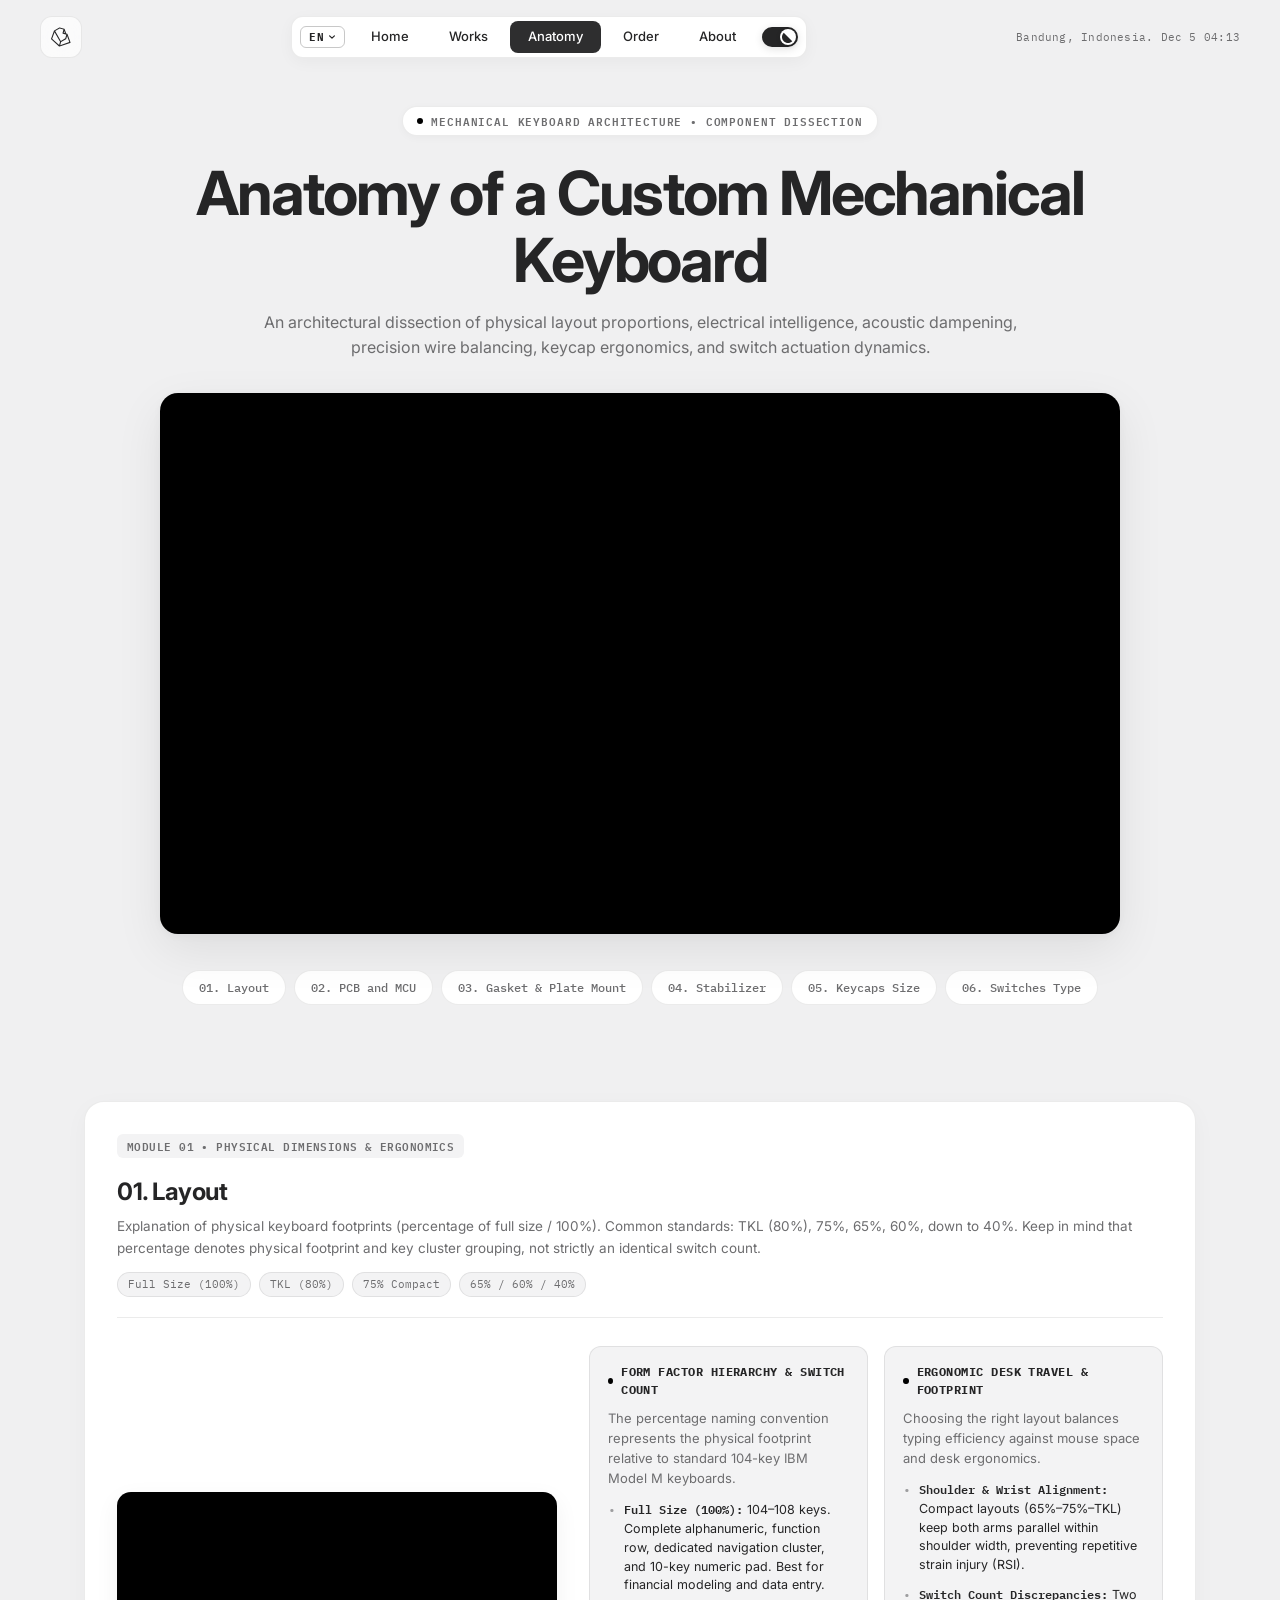
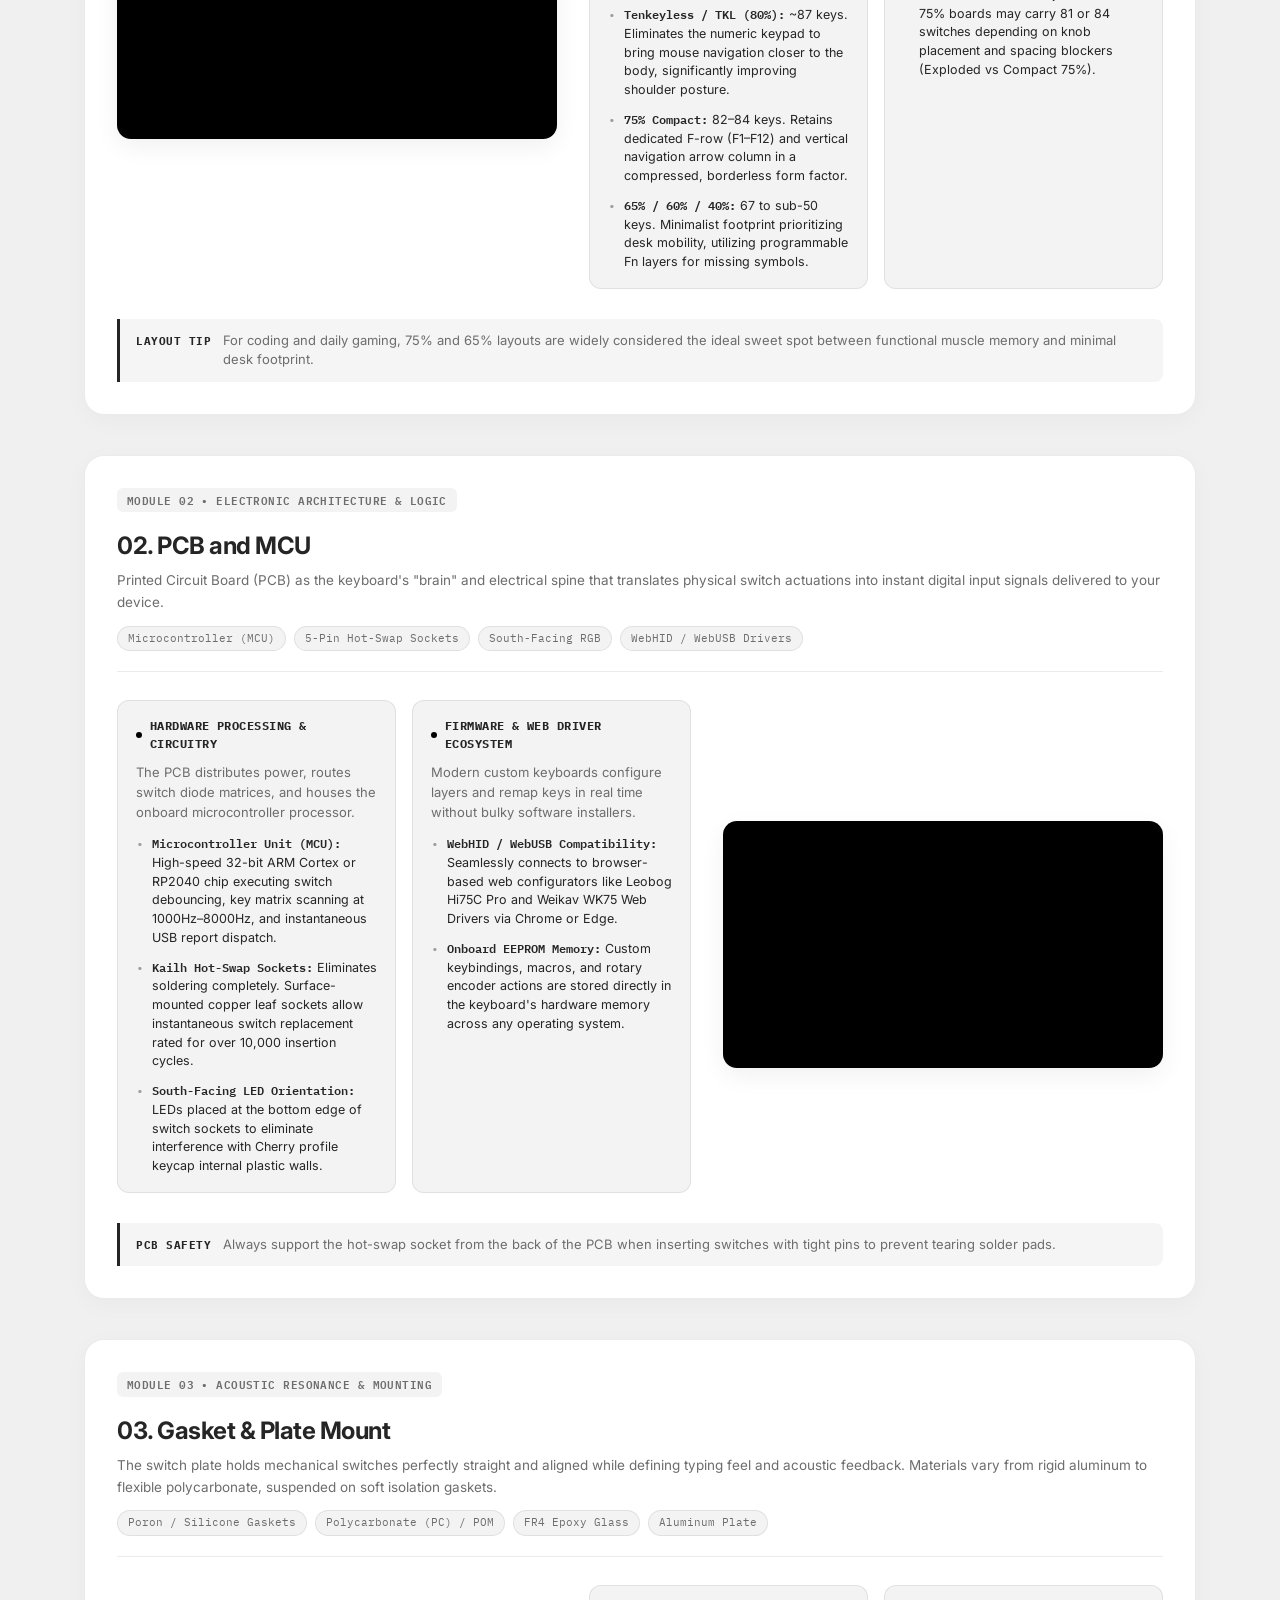
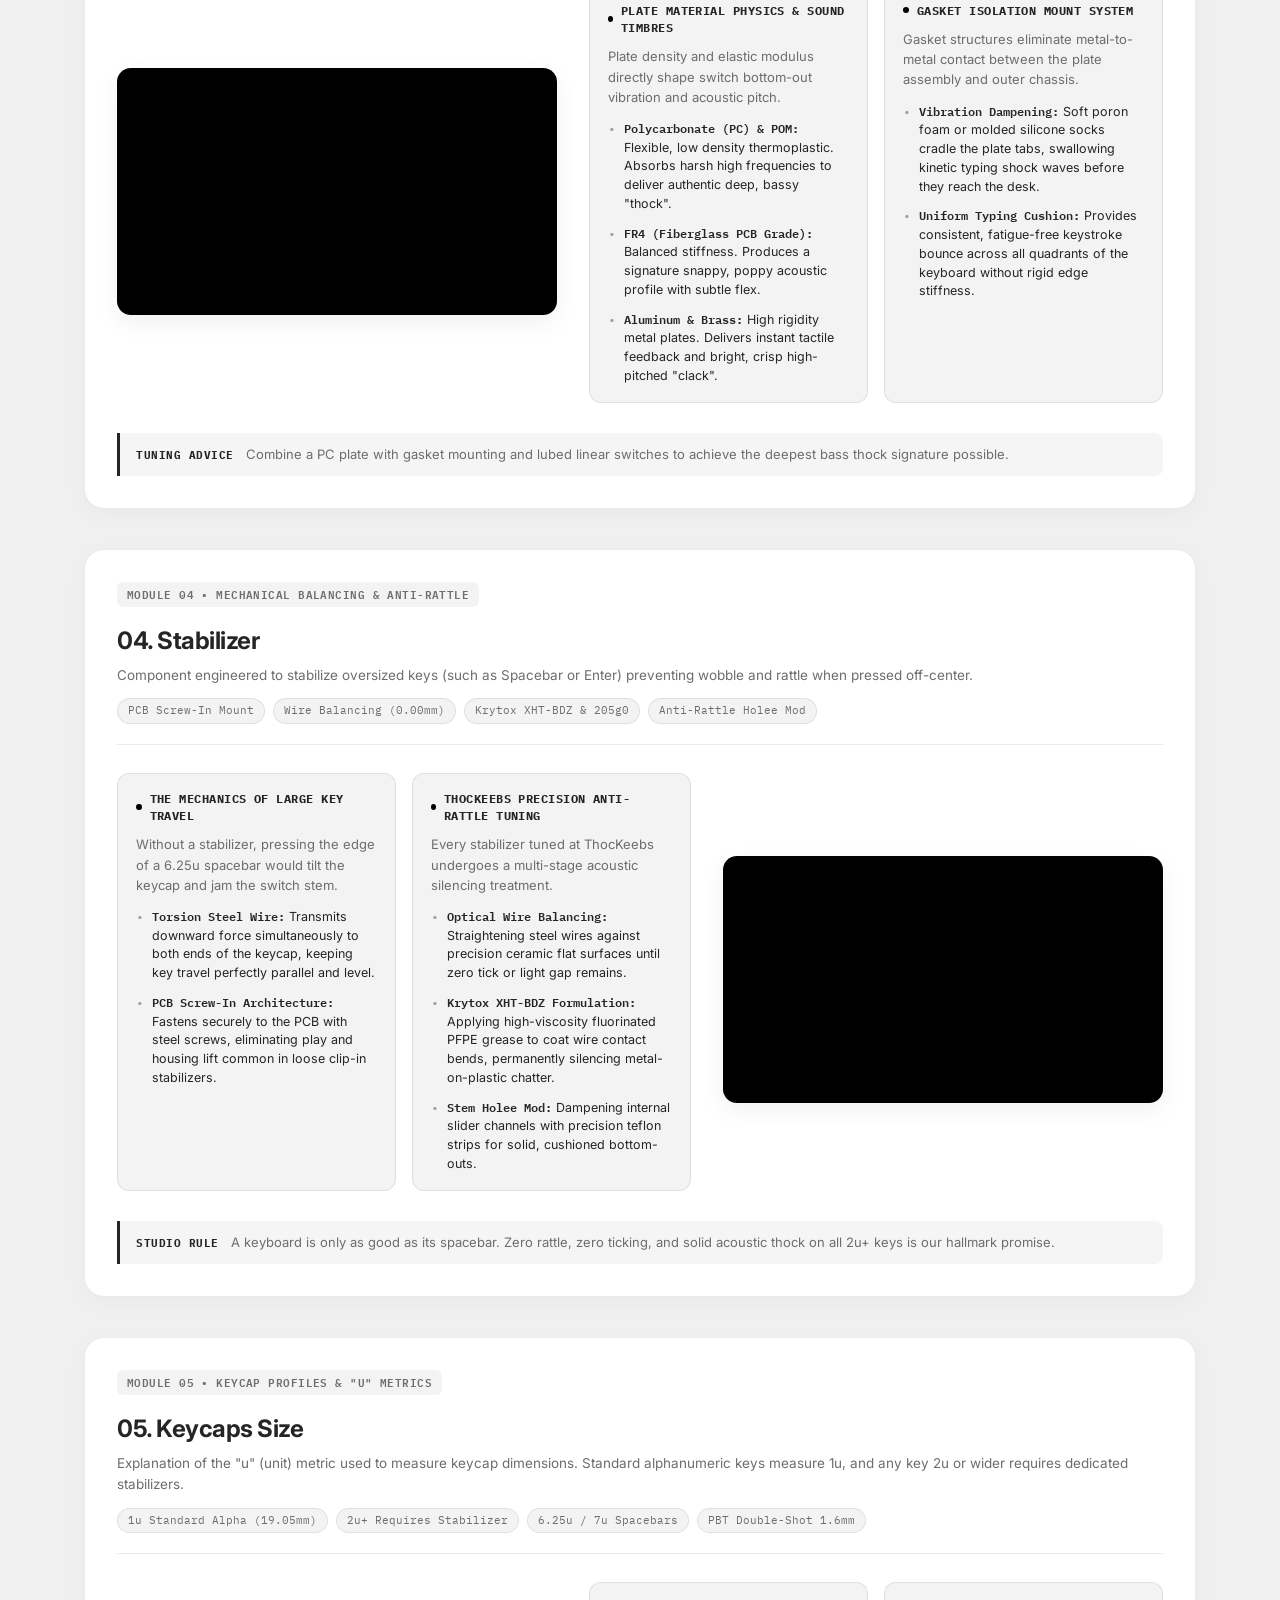
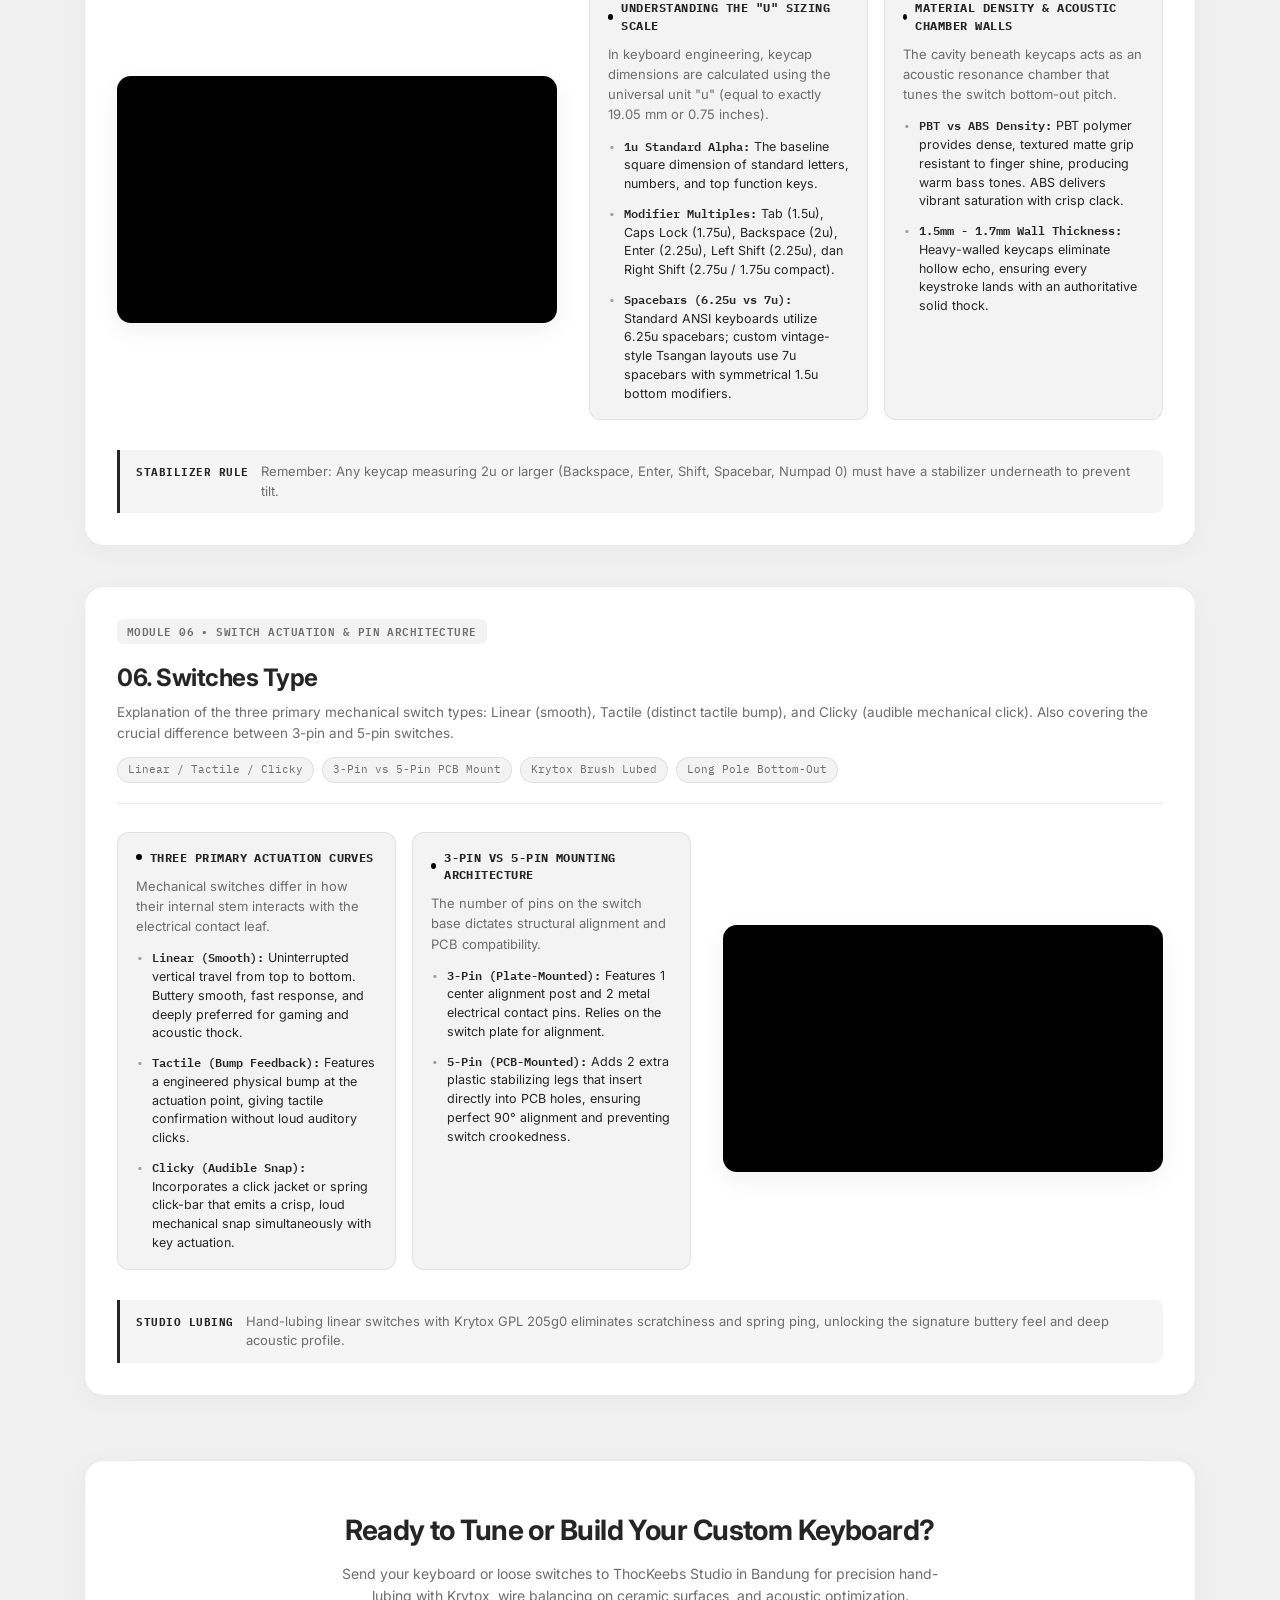
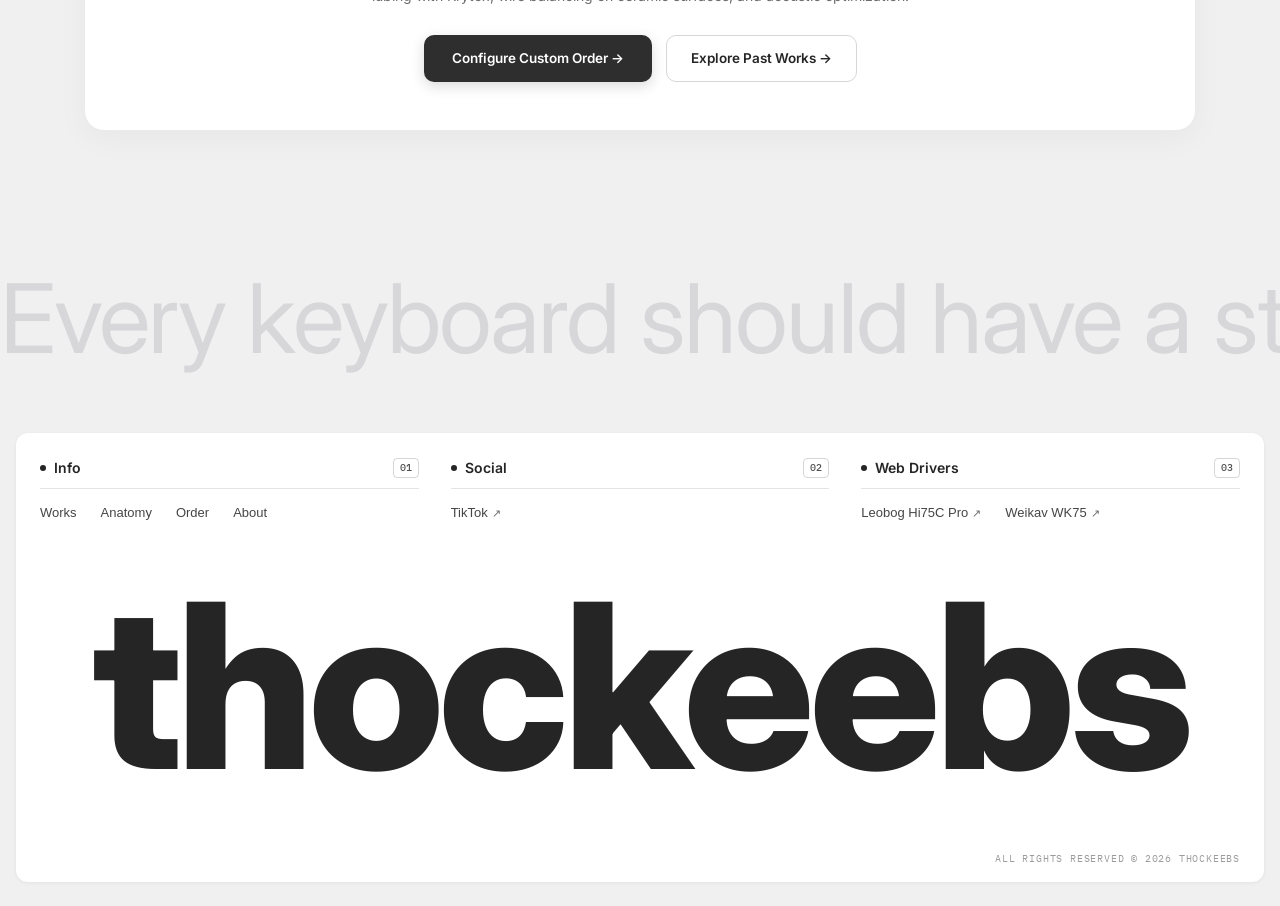
<file: anatomy.html>
<!DOCTYPE html>
<!-- ThocKeebs Studio - Anatomy of a Custom Mechanical Keyboard -->
<html lang="en" class="light-theme" data-theme="light" toggle-theme="light">
<head>
  <meta charset="utf-8">
  <meta name="viewport" content="width=device-width, initial-scale=1">
  <title>Anatomy — ThocKeebs Studio | Anatomy of a Custom Mechanical Keyboard</title>
  <meta name="description" content="An architectural dissection of layout footprints, electrical MCU logic, plate & gasket mounting, stabilizer balancing, keycap sizes, and switch mechanics by ThocKeebs Studio Bandung.">
  <link rel="icon" href="favicon.ico" type="image/x-icon">

  <!-- Fonts -->
  <link rel="preconnect" href="https://fonts.googleapis.com">
  <link rel="preconnect" href="https://fonts.gstatic.com" crossorigin>
  <link href="https://fonts.googleapis.com/css2?family=IBM+Plex+Mono:ital,wght@0,300;0,400;0,500;0,600;0,700;1,400&family=Inter:wght@300;400;500;600;700;800&display=swap" rel="stylesheet">

  <!-- Core CSS -->
  <link rel="stylesheet" href="style.css">
  <link rel="stylesheet" href="drivers.css">

  <style>
    /* ==========================================================================
       ANATOMY OF A CUSTOM MECHANICAL KEYBOARD - DEDICATED ARCHITECTURAL STYLING
       Clean, Monochromatic, Masterpiece Design with Zigzag Alternating Modules
       ========================================================================== */

    :root {
      --thoc-bg: #f0f0f1;
      --thoc-card-bg: #ffffff;
      --thoc-card-hover: #f7f7f8;
      --thoc-card-sub: #f3f3f4;
      --thoc-border: rgba(0, 0, 0, 0.08);
      --thoc-border-strong: rgba(0, 0, 0, 0.16);
      --thoc-text-main: #252526;
      --thoc-text-muted: #6d6d6f;
      --thoc-text-dim: #9d9d9f;
      --thoc-pill-bg: #e5e5e7;
      --thoc-pill-active-bg: #2e2e2f;
      --thoc-pill-active-text: #ffffff;
      --thoc-accent-dot: #000000;
      --thoc-highlight: rgba(0, 0, 0, 0.04);
    }

    body.dark-theme,
    html.dark-theme {
      --thoc-bg: #252526;
      --thoc-card-bg: #1e1e1e;
      --thoc-card-hover: #272728;
      --thoc-card-sub: #282829;
      --thoc-border: rgba(255, 255, 255, 0.10);
      --thoc-border-strong: rgba(255, 255, 255, 0.20);
      --thoc-text-main: #f0f0f1;
      --thoc-text-muted: #9d9d9f;
      --thoc-text-dim: #6d6d6f;
      --thoc-pill-bg: #323234;
      --thoc-pill-active-bg: #f0f0f1;
      --thoc-pill-active-text: #252526;
      --thoc-accent-dot: #f0f0f1;
      --thoc-highlight: rgba(255, 255, 255, 0.04);
    }

    body {
      background-color: var(--thoc-bg);
      color: var(--thoc-text-main);
      margin: 0;
      padding: 0;
      font-family: 'Inter', -apple-system, BlinkMacSystemFont, "Segoe UI", Roboto, sans-serif;
      -webkit-font-smoothing: antialiased;
      line-height: 1.5;
      overflow-x: hidden;
      transition: background-color 0.25s ease, color 0.25s ease;
    }

    /* Outer Wrapper */
    .anatomy-page-wrapper {
      overflow-x: hidden !important;
      max-width: 100vw !important;
      min-height: 100vh;
      display: flex;
      flex-direction: column;
      align-items: center;
      width: 100%;
    }

    /* Top Nav Wrap */
    .thoc-nav-wrap {
      width: 100%;
      position: sticky;
      top: 0;
      z-index: 1000;
      padding: 16px 24px;
      display: flex;
      justify-content: center;
      pointer-events: none;
    }

    .thoc-nav-container {
      width: 100%;
      max-width: 1200px;
      display: flex;
      align-items: center;
      justify-content: space-between;
      pointer-events: auto;
    }

    .thoc-nav-left {
      display: flex;
      align-items: center;
    }

    .thoc-home-btn {
      display: flex;
      align-items: center;
      justify-content: center;
      width: 42px;
      height: 42px;
      background: rgba(255, 255, 255, 0.7);
      backdrop-filter: blur(16px);
      -webkit-backdrop-filter: blur(16px);
      border: 1px solid var(--thoc-border);
      border-radius: 12px;
      color: var(--thoc-text-main);
      text-decoration: none;
      transition: all 0.2s ease;
    }

    body.dark-theme .thoc-home-btn {
      background: rgba(46, 46, 47, 0.7);
      border-color: rgba(255, 255, 255, 0.12);
    }

    .thoc-home-btn:hover {
      transform: translateY(-1px);
      border-color: var(--thoc-border-strong);
    }

    .thoc-nav-pill {
      display: inline-flex;
      align-items: center;
      background: #ffffff;
      border: 1px solid var(--thoc-border);
      border-radius: 12px;
      padding: 4px;
      gap: 4px;
      box-shadow: 0 4px 16px rgba(0, 0, 0, 0.04);
      height: 42px;
      box-sizing: border-box;
    }

    body.dark-theme .thoc-nav-pill {
      background: #2e2e2f;
      border-color: rgba(255, 255, 255, 0.12);
      box-shadow: 0 4px 16px rgba(0, 0, 0, 0.25);
    }

    .thoc-nav-link {
      display: inline-flex;
      align-items: center;
      justify-content: center;
      padding: 8px 18px;
      height: 100%;
      font-size: 13px;
      font-weight: 500;
      color: var(--thoc-text-main);
      text-decoration: none;
      border-radius: 8px;
      transition: background-color 0.15s ease, color 0.15s ease;
      white-space: nowrap;
    }

    .thoc-nav-link:hover {
      background-color: var(--thoc-highlight);
    }

    .thoc-nav-link.active {
      background-color: #2e2e2f;
      color: #ffffff !important;
    }

    body.dark-theme .thoc-nav-link.active {
      background-color: #f0f0f1;
      color: #252526 !important;
    }

    .thoc-drivers-nav-item {
      display: inline-flex !important;
      align-items: center !important;
      justify-content: center !important;
      height: 100% !important;
      position: relative !important;
    }

    .thoc-drivers-toggle {
      display: inline-flex !important;
      align-items: center !important;
      justify-content: center !important;
      height: 100% !important;
    }

    .thoc-nav-meta {
      font-family: 'IBM Plex Mono', monospace;
      font-size: 11px;
      color: var(--thoc-text-muted);
      letter-spacing: 0.02em;
      white-space: nowrap;
    }

    /* Theme Toggle Switch */
    .thoc-theme-toggle-slot {
      display: flex;
      align-items: center;
      justify-content: center;
      padding: 0 4px;
      height: 100%;
    }

    .theme-toggle-btn {
      width: 36px;
      height: 20px;
      background: rgb(60, 60, 61);
      border: none;
      border-radius: 10px;
      position: relative;
      cursor: pointer;
      transition: background 0.2s;
      box-shadow: 0 2px 8px rgba(0, 0, 0, 0.12);
      outline: none;
      padding: 0;
      display: flex;
      align-items: center;
    }

    .theme-toggle-btn span {
      position: absolute;
      top: 2px;
      left: 2px;
      width: 16px;
      height: 16px;
      border-radius: 50%;
      background: #FFFFFF;
      box-shadow: 0 1px 4px rgba(0, 0, 0, 0.15);
      transition: left 0.2s cubic-bezier(.4, 1.2, .6, 1);
      display: flex;
      align-items: center;
      justify-content: center;
      z-index: 10;
    }

    body.light-theme .theme-toggle-btn span,
    html.light-theme .theme-toggle-btn span {
      left: 18px;
    }

    /* Main Container */
    .anatomy-main {
      width: 100%;
      max-width: 1160px;
      padding: 32px 24px 60px;
      box-sizing: border-box;
    }

    /* Hero Header */
    .anatomy-hero {
      text-align: center;
      margin-bottom: 48px;
      display: flex;
      flex-direction: column;
      align-items: center;
    }

    .anatomy-badge {
      display: inline-flex;
      align-items: center;
      gap: 8px;
      padding: 6px 14px;
      background-color: var(--thoc-card-bg);
      border: 1px solid var(--thoc-border);
      border-radius: 9999px;
      font-family: 'IBM Plex Mono', monospace;
      font-size: 10.5px;
      font-weight: 600;
      letter-spacing: 0.08em;
      text-transform: uppercase;
      color: var(--thoc-text-muted);
      margin-bottom: 24px;
      box-shadow: 0 2px 8px rgba(0, 0, 0, 0.03);
    }

    .anatomy-badge-dot {
      width: 6px;
      height: 6px;
      border-radius: 50%;
      background-color: var(--thoc-accent-dot);
    }

    .anatomy-title {
      font-size: clamp(2.2rem, 5vw, 3.8rem);
      font-weight: 700;
      letter-spacing: -0.035em;
      line-height: 1.1;
      margin: 0 0 16px 0;
      color: var(--thoc-text-main);
    }

    .anatomy-subtitle {
      max-width: 760px;
      font-size: clamp(14px, 1.8vw, 16px);
      line-height: 1.6;
      color: var(--thoc-text-muted);
      margin: 0 0 32px 0;
    }

    /* ==========================================================================
       HERO SHOWCASE VIDEO (1 Intro.mp4) - Centered Below Title
       Seamless continuous loop, non-interactive, no player chrome/frame
       ========================================================================== */
    .thoc-intro-showcase {
      width: 100%;
      max-width: 960px;
      margin: 0 auto 36px;
      border-radius: 18px;
      overflow: hidden;
      background: #000000;
      border: 1px solid var(--thoc-border);
      box-shadow: 0 16px 48px rgba(0, 0, 0, 0.08), 0 2px 8px rgba(0, 0, 0, 0.04);
      user-select: none;
      -webkit-user-select: none;
      position: relative;
    }

    body.dark-theme .thoc-intro-showcase {
      border-color: rgba(255, 255, 255, 0.14);
      box-shadow: 0 16px 48px rgba(0, 0, 0, 0.5);
    }

    /* Seamless Looping Video Elements */
    .thoc-loop-video {
      width: 100%;
      aspect-ratio: 16 / 9;
      object-fit: cover;
      display: block;
      background: #000000;
      border: none;
      outline: none;
      pointer-events: none !important;
      user-select: none !important;
      -webkit-user-select: none !important;
    }

    /* Filter Chips / Quick Jump Bar */
    .anatomy-filter-bar {
      display: flex;
      flex-wrap: wrap;
      justify-content: center;
      gap: 8px;
      max-width: 960px;
      margin-bottom: 48px;
    }

    .anatomy-chip {
      background: var(--thoc-card-bg);
      border: 1px solid var(--thoc-border);
      color: var(--thoc-text-muted);
      padding: 8px 16px;
      border-radius: 9999px;
      font-family: 'IBM Plex Mono', monospace;
      font-size: 11.5px;
      font-weight: 500;
      cursor: pointer;
      text-decoration: none;
      transition: all 0.15s ease;
      white-space: nowrap;
    }

    .anatomy-chip:hover,
    .anatomy-chip.active {
      background: var(--thoc-pill-active-bg);
      color: var(--thoc-pill-active-text);
      border-color: transparent;
      transform: translateY(-1px);
    }

    /* ==========================================================================
       ZIGZAG ALTERNATING MODULES (01 - 06)
       Odd modules: Video Left, Text Right
       Even modules: Text Left, Video Right
       ========================================================================== */
    .anatomy-grid {
      display: flex;
      flex-direction: column;
      gap: 40px;
      width: 100%;
      margin-bottom: 64px;
    }

    .anatomy-card {
      background: var(--thoc-card-bg);
      border: 1px solid var(--thoc-border);
      border-radius: 20px;
      padding: 32px;
      box-sizing: border-box;
      box-shadow: 0 6px 24px rgba(0, 0, 0, 0.03);
      scroll-margin-top: 100px;
      transition: border-color 0.2s ease;
      width: 100%;
      display: flex;
      flex-direction: column;
      gap: 24px;
    }

    .anatomy-card:hover {
      border-color: var(--thoc-border-strong);
    }

    /* 1. FULL-WIDTH MODULE HEADER (Panjang Sepanjang Frame) */
    .card-header-full {
      width: 100%;
      display: flex;
      flex-direction: column;
      align-items: flex-start;
      gap: 12px;
      padding-bottom: 20px;
      border-bottom: 1px solid var(--thoc-border);
      box-sizing: border-box;
    }

    /* 2. ZIGZAG CONTENT ROW (Video & Breakdown Details) */
    .anatomy-zigzag-content {
      display: grid;
      grid-template-columns: 440px 1fr;
      gap: 32px;
      align-items: center;
      width: 100%;
      box-sizing: border-box;
    }

    .anatomy-card.is-reverse .anatomy-zigzag-content {
      grid-template-columns: 1fr 440px;
    }

    .zigzag-details-col {
      width: 100%;
      display: flex;
      flex-direction: column;
    }

    /* Video Column */
    .zigzag-video-col {
      width: 100%;
      display: flex;
      align-items: center;
      justify-content: center;
    }

    .thoc-card-video-wrap {
      max-width: 100% !important;
      width: 100%;
      aspect-ratio: 16 / 9;
      border-radius: 14px;
      overflow: hidden;
      background: #000000;
      border: 1px solid var(--thoc-border);
      box-shadow: 0 8px 24px rgba(0, 0, 0, 0.06);
      user-select: none;
      -webkit-user-select: none;
    }

    body.dark-theme .thoc-card-video-wrap {
      border-color: rgba(255, 255, 255, 0.12);
      box-shadow: 0 8px 24px rgba(0, 0, 0, 0.35);
    }

    /* Text Column */
    .zigzag-details-col {
      width: 100%;
      display: flex;
      flex-direction: column;
      gap: 16px;
    }

    .card-top {
      display: flex;
      flex-direction: column;
      align-items: flex-start;
      gap: 12px;
      margin-bottom: 4px;
      padding-bottom: 16px;
      border-bottom: 1px solid var(--thoc-border);
    }

    .card-num-badge {
      display: inline-flex;
      align-items: center;
      gap: 6px;
      font-family: 'IBM Plex Mono', monospace;
      font-size: 11px;
      font-weight: 600;
      padding: 4px 10px;
      background: var(--thoc-card-sub);
      border-radius: 6px;
      color: var(--thoc-text-muted);
      text-transform: uppercase;
      letter-spacing: 0.04em;
    }

    .card-title-group h2 {
      font-size: 24px;
      font-weight: 700;
      letter-spacing: -0.02em;
      margin: 4px 0 6px 0;
      color: var(--thoc-text-main);
    }

    .card-title-group p {
      font-size: 13.5px;
      line-height: 1.6;
      color: var(--thoc-text-muted);
      margin: 0;
    }

    .card-meta-pills {
      display: flex;
      gap: 8px;
      flex-wrap: wrap;
    }

    .meta-pill {
      font-family: 'IBM Plex Mono', monospace;
      font-size: 10.5px;
      padding: 4px 10px;
      border: 1px solid var(--thoc-border);
      border-radius: 9999px;
      color: var(--thoc-text-muted);
      background: var(--thoc-card-sub);
    }

    /* Sub-box grids inside text column */
    .card-body-grid {
      display: grid;
      grid-template-columns: 1fr 1fr;
      gap: 16px;
      margin-top: 4px;
    }

    @media (max-width: 640px) {
      .card-body-grid {
        grid-template-columns: 1fr;
      }
    }

    .sub-section-box {
      background: var(--thoc-card-sub);
      border: 1px solid var(--thoc-border);
      border-radius: 12px;
      padding: 16px 18px;
    }

    .sub-box-title {
      font-family: 'IBM Plex Mono', monospace;
      font-size: 11.5px;
      font-weight: 700;
      text-transform: uppercase;
      letter-spacing: 0.04em;
      margin-bottom: 10px;
      display: flex;
      align-items: center;
      gap: 8px;
      color: var(--thoc-text-main);
    }

    .sub-box-title .box-dot {
      width: 6px;
      height: 6px;
      border-radius: 50%;
      background: var(--thoc-accent-dot);
    }

    .sub-box-desc {
      font-size: 13px;
      line-height: 1.55;
      color: var(--thoc-text-muted);
      margin: 0 0 12px 0;
    }

    .feature-list {
      list-style: none;
      padding: 0;
      margin: 0;
      display: flex;
      flex-direction: column;
      gap: 10px;
    }

    .feature-item {
      font-size: 12.5px;
      line-height: 1.5;
      display: flex;
      align-items: flex-start;
      gap: 8px;
      color: var(--thoc-text-main);
    }

    .feature-item strong {
      font-family: 'IBM Plex Mono', monospace;
      font-weight: 600;
      font-size: 12px;
      color: var(--thoc-text-main);
    }

    .feature-bullet {
      color: var(--thoc-text-dim);
      font-family: 'IBM Plex Mono', monospace;
    }

    /* Tuning Highlight Bar */
    .tuning-note-banner {
      background: var(--thoc-highlight);
      border-left: 3px solid var(--thoc-text-main);
      padding: 12px 16px;
      border-radius: 0 8px 8px 0;
      margin-top: 6px;
      display: flex;
      align-items: baseline;
      gap: 12px;
    }

    .tuning-tag {
      font-family: 'IBM Plex Mono', monospace;
      font-size: 10.5px;
      font-weight: 700;
      text-transform: uppercase;
      letter-spacing: 0.05em;
      color: var(--thoc-text-main);
      white-space: nowrap;
    }

    .tuning-text {
      font-size: 13px;
      color: var(--thoc-text-muted);
      margin: 0;
      line-height: 1.5;
    }

    /* Call To Action Banner */
    .anatomy-cta {
      width: 100%;
      background: var(--thoc-card-bg);
      border: 1px solid var(--thoc-border);
      border-radius: 20px;
      padding: 48px 36px;
      box-sizing: border-box;
      text-align: center;
      box-shadow: 0 8px 32px rgba(0, 0, 0, 0.04);
      display: flex;
      flex-direction: column;
      align-items: center;
      margin-top: 24px;
    }

    .cta-title {
      font-size: clamp(20px, 3vw, 28px);
      font-weight: 700;
      letter-spacing: -0.02em;
      margin: 0 0 12px 0;
      color: var(--thoc-text-main);
    }

    .cta-desc {
      max-width: 620px;
      font-size: 14px;
      line-height: 1.6;
      color: var(--thoc-text-muted);
      margin: 0 0 28px 0;
    }

    .cta-buttons {
      display: flex;
      gap: 14px;
      flex-wrap: wrap;
      justify-content: center;
    }

    .cta-btn-primary {
      display: inline-flex;
      align-items: center;
      justify-content: center;
      padding: 12px 28px;
      background: #2e2e2f;
      color: #ffffff !important;
      font-size: 13.5px;
      font-weight: 600;
      border-radius: 10px;
      text-decoration: none;
      transition: all 0.2s ease;
      box-shadow: 0 4px 14px rgba(0, 0, 0, 0.15);
    }

    body.dark-theme .cta-btn-primary {
      background: #f0f0f1;
      color: #252526 !important;
    }

    .cta-btn-primary:hover {
      transform: translateY(-2px);
      box-shadow: 0 6px 20px rgba(0, 0, 0, 0.25);
    }

    .cta-btn-secondary {
      display: inline-flex;
      align-items: center;
      justify-content: center;
      padding: 12px 24px;
      background: transparent;
      color: var(--thoc-text-main);
      border: 1px solid var(--thoc-border-strong);
      font-size: 13.5px;
      font-weight: 600;
      border-radius: 10px;
      text-decoration: none;
      transition: all 0.2s ease;
    }

    .cta-btn-secondary:hover {
      background: var(--thoc-highlight);
      transform: translateY(-2px);
    }

    /* ==========================================================================
       AUTHENTIC RUNNING TEXT MARQUEE & JUMBO FOOTER BRANDING (MATCHING ALL PAGES)
       ========================================================================== */
    .thockeebs-ticker-wrapper {
      overflow: hidden !important;
      max-width: 100vw !important;
      width: 100%;
      overflow: hidden;
      user-select: none;
      pointer-events: none;
      display: flex;
      align-items: center;
      padding: 24px 0 12px 0;
      margin-top: 48px;
      margin-bottom: 0px;
      position: relative;
      z-index: 5;
      background: transparent !important;
    }

    .thockeebs-ticker-track {
      display: flex;
      width: max-content;
      white-space: nowrap;
      animation: thockeebs-ticker-marquee 36s linear infinite;
      will-change: transform;
    }

    .thockeebs-ticker-content {
      display: flex;
      white-space: nowrap;
      align-items: center;
      flex-shrink: 0;
    }

    .thockeebs-ticker-content span {
      font-family: 'Inter', -apple-system, BlinkMacSystemFont, "Segoe UI", Roboto, sans-serif;
      font-size: 96px;
      font-weight: 400;
      line-height: 1.15;
      letter-spacing: -0.02em;
      color: rgb(215, 215, 218);
      padding-right: 48px;
      display: inline-block;
      transition: color 0.2s ease;
    }

    body.dark-theme .thockeebs-ticker-content span,
    html.dark-theme .thockeebs-ticker-content span {
      color: rgb(60, 60, 61) !important;
    }

    @keyframes thockeebs-ticker-marquee {
      0% {
        transform: translate3d(0, 0, 0);
      }
      100% {
        transform: translate3d(-50%, 0, 0);
      }
    }

    @media (max-width: 768px) {
      .thockeebs-ticker-content span {
        font-size: 56px;
        padding-right: 32px;
      }
      .thockeebs-ticker-wrapper {
        padding: 16px 0 8px 0;
        margin-top: 24px;
      }
    }

    /* Global 3-Column Footer with Card Elevation */
    .thockeebs-footer-wrapper {
      width: 100%;
      max-width: 100%;
      box-sizing: border-box;
      padding: 0 16px 24px 16px;
      margin-top: 48px;
      position: relative;
      z-index: 10;
      background-color: transparent !important;
    }

    .thockeebs-footer-card {
      width: 100%;
      background-color: #252526;
      border-radius: 12px;
      padding: 24px 24px 16px 24px;
      display: flex;
      flex-direction: column;
      color: #f0f0f1;
      box-sizing: border-box;
      transition: background-color 0.2s ease, color 0.2s ease;
    }

    body.light-theme .thockeebs-footer-card,
    html.light-theme .thockeebs-footer-card {
      background-color: #ffffff !important;
      color: #252526 !important;
      box-shadow: 0 1px 4px rgba(0, 0, 0, 0.06);
    }

    .thockeebs-footer-nav {
      display: grid;
      grid-template-columns: repeat(3, 1fr);
      gap: 32px;
      width: 100%;
    }

    @media (max-width: 768px) {
      .thockeebs-footer-nav {
        grid-template-columns: 1fr;
        gap: 20px;
      }
    }

    .thockeebs-footer-column {
      display: flex;
      flex-direction: column;
      width: 100%;
    }

    .thockeebs-footer-head {
      display: flex;
      justify-content: space-between;
      align-items: center;
      padding-bottom: 10px;
      border-bottom: 1px solid rgba(255, 255, 255, 0.12);
      margin-bottom: 14px;
    }

    body.light-theme .thockeebs-footer-head,
    html.light-theme .thockeebs-footer-head {
      border-bottom-color: rgba(0, 0, 0, 0.1) !important;
    }

    .thockeebs-footer-heading {
      display: flex;
      align-items: center;
      gap: 8px;
      font-size: 14px;
      font-weight: 600;
      color: inherit;
    }

    .thockeebs-footer-dot {
      width: 6px;
      height: 6px;
      border-radius: 50%;
      background-color: currentColor;
      display: inline-block;
    }

    .thockeebs-footer-num {
      font-family: 'IBM Plex Mono', monospace;
      font-size: 10px;
      font-weight: 500;
      padding: 2px 6px;
      border: 1px solid rgba(255, 255, 255, 0.2);
      border-radius: 4px;
      color: inherit;
      opacity: 0.8;
      line-height: 14px;
    }

    body.light-theme .thockeebs-footer-num,
    html.light-theme .thockeebs-footer-num {
      border-color: rgba(0, 0, 0, 0.2) !important;
    }

    .thockeebs-footer-links {
      display: flex;
      flex-direction: row;
      flex-wrap: wrap;
      gap: 24px;
      align-items: center;
    }

    .thockeebs-footer-link {
      font-family: -apple-system, BlinkMacSystemFont, "Segoe UI", Roboto, sans-serif;
      font-size: 13px;
      font-weight: 500;
      color: inherit;
      text-decoration: none;
      opacity: 0.85;
      display: inline-flex;
      align-items: center;
      gap: 4px;
      transition: opacity 0.15s ease;
    }

    .thockeebs-footer-link:hover {
      opacity: 1;
      transform: none;
    }

    .thockeebs-external-arrow {
      font-size: 11px;
      opacity: 0.8;
    }

    /* Jumbo Brand Text SVG */
    .thockeebs-footer-brand {
      width: 100%;
      display: flex;
      justify-content: center;
      align-items: center;
      margin: 28px 0 12px 0;
      user-select: none;
      color: inherit;
    }

    .thockeebs-footer-brand svg {
      width: 100%;
      max-width: 1200px;
      height: auto;
      display: block;
    }

    .thockeebs-footer-bottom {
      display: flex;
      justify-content: flex-end;
      align-items: center;
      padding-top: 8px;
    }

    .thockeebs-footer-credits {
      font-family: 'IBM Plex Mono', monospace;
      font-size: 10px;
      font-weight: 400;
      letter-spacing: 0.08em;
      text-transform: uppercase;
      color: inherit;
      opacity: 0.45;
    }

    /* Responsive adjustments */
    @media (max-width: 960px) {
      .anatomy-zigzag-content,
      .anatomy-card.is-reverse .anatomy-zigzag-content {
        grid-template-columns: 1fr;
        gap: 20px;
      }
      .anatomy-card.is-reverse .zigzag-details-col {
        order: 2;
      }
      .anatomy-card.is-reverse .zigzag-video-col {
        order: 1;
      }
      .anatomy-card {
        padding: 24px 18px;
      }
      .tuning-note-banner {
        flex-direction: column;
        gap: 6px;
      }
      .anatomy-cta {
        padding: 32px 20px;
      }
    }
  
/* ==========================================================================
   THOCKEEBS UNIVERSAL PORTRAIT & MOBILE FLOATING TAB MENU DOCK SYSTEM
   Guarantees zero cut-off across all portrait devices (Smartphones & Tablets)
   ========================================================================== */

@media (max-width: 1024px) {
  .thoc-floating-bottom-dock,
  #thoc-floating-bottom-dock {
    position: fixed !important;
    bottom: calc(14px + env(safe-area-inset-bottom, 0px)) !important;
    left: 50% !important;
    transform: translateX(-50%) !important;
    z-index: 9999999 !important;
    display: flex !important;
    align-items: center !important;
    justify-content: center !important;
    max-width: calc(100vw - 12px) !important;
    width: auto !important;
    margin: 0 auto !important;
    pointer-events: none !important;
  }

  .thoc-floating-bottom-dock > * {
    pointer-events: auto !important;
  }

  .thoc-floating-bottom-dock .framer-8qYMR,
  .thoc-floating-bottom-dock .thoc-nav-pill,
  .thoc-floating-bottom-dock .nav-pill {
    display: inline-flex !important;
    flex-direction: row !important;
    align-items: center !important;
    justify-content: center !important;
    flex-wrap: nowrap !important;
    background: rgba(30, 30, 32, 0.90) !important;
    backdrop-filter: blur(20px) saturate(180%) !important;
    -webkit-backdrop-filter: blur(20px) saturate(180%) !important;
    border: 1px solid rgba(255, 255, 255, 0.16) !important;
    box-shadow: 0 10px 32px rgba(0, 0, 0, 0.55), 0 2px 8px rgba(0, 0, 0, 0.3) !important;
    border-radius: 9999px !important;
    padding: 3px 6px !important;
    gap: 3px !important;
    height: 36px !important;
    box-sizing: border-box !important;
    max-width: 100% !important;
  }

  body.light-theme .thoc-floating-bottom-dock .framer-8qYMR,
  html.light-theme .thoc-floating-bottom-dock .framer-8qYMR,
  body.light-theme .thoc-floating-bottom-dock .thoc-nav-pill,
  html.light-theme .thoc-floating-bottom-dock .thoc-nav-pill,
  body.light-theme .thoc-floating-bottom-dock .nav-pill,
  html.light-theme .thoc-floating-bottom-dock .nav-pill {
    background: rgba(255, 255, 255, 0.94) !important;
    border-color: rgba(0, 0, 0, 0.12) !important;
    box-shadow: 0 10px 32px rgba(0, 0, 0, 0.15), 0 2px 8px rgba(0, 0, 0, 0.08) !important;
  }

  .thoc-floating-bottom-dock .framer-1recba8-container,
  .thoc-floating-bottom-dock .framer-1se3ac9-container,
  .thoc-floating-bottom-dock .framer-wi4r6e-container,
  .thoc-floating-bottom-dock .framer-zny3c4-container,
  .thoc-floating-bottom-dock .framer-thoc-drivers-container,
  .thoc-floating-bottom-dock .framer-thoc-anatomy-container,
  .thoc-floating-bottom-dock .thoc-drivers-nav-item,
  .thoc-floating-bottom-dock .thoc-nav-link,
  .thoc-floating-bottom-dock .nav-link,
  .thoc-floating-bottom-dock .thoc-lang-slot,
  .thoc-floating-bottom-dock .thoc-theme-toggle-slot,
  .thoc-floating-bottom-dock .framer-mlk3nv {
    height: 30px !important;
    display: inline-flex !important;
    align-items: center !important;
    justify-content: center !important;
    flex-shrink: 0 !important;
    width: auto !important;
  }

  .thoc-floating-bottom-dock .framer-8qYMR a,
  .thoc-floating-bottom-dock a.framer-jrMkR,
  .thoc-floating-bottom-dock .thoc-nav-link,
  .thoc-floating-bottom-dock .nav-link {
    height: 30px !important;
    padding: 4px 8px !important;
    --ewxefe: 4px 8px 4px 8px !important;
    font-size: 11px !important;
    font-weight: 500 !important;
    border-radius: 9999px !important;
    white-space: nowrap !important;
    display: inline-flex !important;
    align-items: center !important;
    justify-content: center !important;
    text-decoration: none !important;
    line-height: 1 !important;
  }

  .thoc-floating-bottom-dock p.framer-text,
  .thoc-floating-bottom-dock .framer-54qjam p {
    font-size: 11px !important;
    line-height: 1 !important;
    margin: 0 !important;
    white-space: nowrap !important;
  }

  .thoc-floating-bottom-dock .lang-toggle-btn {
    padding: 3px 5px !important;
    font-size: 10px !important;
    border-radius: 9999px !important;
    height: 24px !important;
    display: inline-flex !important;
    align-items: center !important;
  }

  .thoc-floating-bottom-dock .theme-toggle-btn {
    width: 30px !important;
    height: 18px !important;
  }

  .thoc-floating-bottom-dock .theme-toggle-btn span {
    width: 14px !important;
    height: 14px !important;
  }

  body.light-theme .thoc-floating-bottom-dock .theme-toggle-btn span,
  html.light-theme .thoc-floating-bottom-dock .theme-toggle-btn span {
    left: 14px !important;
  }
}

@media (max-width: 480px), (max-width: 520px) and (orientation: portrait) {
  .thoc-floating-bottom-dock .framer-8qYMR,
  .thoc-floating-bottom-dock .thoc-nav-pill,
  .thoc-floating-bottom-dock .nav-pill {
    padding: 2.5px 4px !important;
    gap: 2px !important;
    height: 34px !important;
  }

  .thoc-floating-bottom-dock .framer-8qYMR a,
  .thoc-floating-bottom-dock a.framer-jrMkR,
  .thoc-floating-bottom-dock .thoc-nav-link,
  .thoc-floating-bottom-dock .nav-link {
    height: 28px !important;
    padding: 3px 6px !important;
    --ewxefe: 3px 6px 3px 6px !important;
    font-size: 10px !important;
  }

  .thoc-floating-bottom-dock p.framer-text,
  .thoc-floating-bottom-dock .framer-54qjam p {
    font-size: 10px !important;
  }

  .thoc-floating-bottom-dock .lang-toggle-btn {
    padding: 2px 4px !important;
    font-size: 9.5px !important;
    height: 22px !important;
  }

  .thoc-floating-bottom-dock .theme-toggle-btn {
    width: 28px !important;
    height: 16px !important;
  }

  .thoc-floating-bottom-dock .theme-toggle-btn span {
    width: 12px !important;
    height: 12px !important;
  }

  body.light-theme .thoc-floating-bottom-dock .theme-toggle-btn span,
  html.light-theme .thoc-floating-bottom-dock .theme-toggle-btn span {
    left: 14px !important;
  }
}

@media (max-width: 380px) {
  .thoc-floating-bottom-dock .framer-8qYMR,
  .thoc-floating-bottom-dock .thoc-nav-pill,
  .thoc-floating-bottom-dock .nav-pill {
    padding: 2px 3px !important;
    gap: 1.5px !important;
    height: 32px !important;
  }

  .thoc-floating-bottom-dock .framer-8qYMR a,
  .thoc-floating-bottom-dock a.framer-jrMkR,
  .thoc-floating-bottom-dock .thoc-nav-link,
  .thoc-floating-bottom-dock .nav-link {
    height: 26px !important;
    padding: 2px 5px !important;
    --ewxefe: 2px 5px 2px 5px !important;
    font-size: 9.2px !important;
  }

  .thoc-floating-bottom-dock p.framer-text,
  .thoc-floating-bottom-dock .framer-54qjam p {
    font-size: 9.2px !important;
  }

  .thoc-floating-bottom-dock .lang-toggle-btn {
    padding: 2px 3px !important;
    font-size: 8.5px !important;
    height: 20px !important;
  }

  .thoc-floating-bottom-dock .theme-toggle-btn {
    width: 26px !important;
    height: 15px !important;
  }

  .thoc-floating-bottom-dock .theme-toggle-btn span {
    width: 11px !important;
    height: 11px !important;
  }

  body.light-theme .thoc-floating-bottom-dock .theme-toggle-btn span,
  html.light-theme .thoc-floating-bottom-dock .theme-toggle-btn span {
    left: 13px !important;
  }
}


  /* Dropup for Drivers Menu in Floating Bottom Dock & Mobile */
  .thoc-floating-bottom-dock .thoc-drivers-dropdown {
    top: auto !important;
    bottom: calc(100% + 12px) !important;
    transform: translateX(-50%) translateY(8px) !important;
    box-shadow: 0 -16px 36px rgba(0, 0, 0, 0.45), 0 -2px 8px rgba(0, 0, 0, 0.25) !important;
  }

  body.light-theme .thoc-floating-bottom-dock .thoc-drivers-dropdown,
  html.light-theme .thoc-floating-bottom-dock .thoc-drivers-dropdown {
    box-shadow: 0 -16px 36px rgba(0, 0, 0, 0.12), 0 -2px 8px rgba(0, 0, 0, 0.06) !important;
  }

  .thoc-floating-bottom-dock .thoc-drivers-dropdown.is-open,
  .thoc-floating-bottom-dock .thoc-drivers-nav-item:hover .thoc-drivers-dropdown,
  .thoc-floating-bottom-dock .thoc-drivers-nav-item:focus-within .thoc-drivers-dropdown {
    transform: translateX(-50%) translateY(0) !important;
  }

  .thoc-floating-bottom-dock .thoc-drivers-dropdown::after {
    content: '' !important;
    position: absolute !important;
    bottom: -14px !important;
    left: 0 !important;
    right: 0 !important;
    height: 14px !important;
  }

  @media (max-width: 1024px) {
    .thoc-drivers-dropdown {
      top: auto !important;
      bottom: calc(100% + 12px) !important;
      transform: translateX(-50%) translateY(8px) !important;
      box-shadow: 0 -16px 36px rgba(0, 0, 0, 0.45), 0 -2px 8px rgba(0, 0, 0, 0.25) !important;
    }

    body.light-theme .thoc-drivers-dropdown,
    html.light-theme .thoc-drivers-dropdown {
      box-shadow: 0 -16px 36px rgba(0, 0, 0, 0.12), 0 -2px 8px rgba(0, 0, 0, 0.06) !important;
    }

    .thoc-drivers-dropdown.is-open,
    .thoc-drivers-nav-item:hover .thoc-drivers-dropdown,
    .thoc-drivers-nav-item:focus-within .thoc-drivers-dropdown {
      transform: translateX(-50%) translateY(0) !important;
    }

    .thoc-drivers-dropdown::after {
      content: '' !important;
      position: absolute !important;
      bottom: -14px !important;
      left: 0 !important;
      right: 0 !important;
      height: 14px !important;
    }
  }

</style>
</head>
<body class="light-theme" data-theme="light" toggle-theme="light">

  <div class="anatomy-page-wrapper">

    <!-- TOP FLOATING NAVBAR -->
    <header class="thoc-nav-wrap">
      <div class="thoc-nav-container">
        
        <!-- Left Home Icon -->
        <div class="thoc-nav-left">
          <a href="./" class="thoc-home-btn" aria-label="Home">
            <svg width="20" height="20" viewBox="0 0 21 20" fill="currentColor">
              <path d="M 20.461 15.508 L 17.32 6.884 C 17.316 6.872 17.312 6.86 17.306 6.849 L 17.303 6.841 C 17.297 6.826 17.289 6.811 17.28 6.796 L 17.274 6.786 L 17.252 6.753 L 17.243 6.741 C 17.225 6.716 17.205 6.692 17.182 6.67 L 17.177 6.663 C 17.151 6.639 17.123 6.617 17.093 6.597 L 17.087 6.597 C 17.037 6.566 16.983 6.543 16.927 6.529 L 15.984 6.277 L 14.307 1.666 C 14.295 1.627 14.279 1.589 14.259 1.553 L 14.256 1.548 C 14.172 1.404 14.028 1.304 13.863 1.276 L 9.173 0.02 C 9.03 -0.019 8.878 0 8.748 0.073 L 3.338 3.109 L 3.335 3.109 C 3.316 3.12 3.297 3.132 3.279 3.146 L 3.264 3.158 C 3.249 3.171 3.234 3.184 3.219 3.198 L 3.209 3.207 C 3.193 3.223 3.178 3.241 3.164 3.26 L 3.154 3.275 C 3.14 3.294 3.126 3.316 3.115 3.338 C 3.103 3.359 3.094 3.381 3.085 3.404 L 3.085 3.408 L 0.034 11.784 C -0.045 12.002 0.016 12.245 0.188 12.4 L 8.45 19.856 L 8.461 19.866 C 8.471 19.872 8.478 19.88 8.487 19.886 C 8.492 19.891 8.498 19.895 8.505 19.899 C 8.513 19.905 8.522 19.911 8.531 19.916 L 8.551 19.928 L 8.577 19.943 L 8.605 19.955 L 8.626 19.965 C 8.665 19.979 8.704 19.989 8.745 19.996 L 8.764 19.996 C 8.784 19.996 8.806 20 8.826 20 L 8.831 20 C 8.893 20 8.954 19.99 9.012 19.97 L 20.105 16.238 C 20.251 16.19 20.371 16.084 20.437 15.946 C 20.504 15.807 20.511 15.648 20.458 15.504 L 20.461 15.509 Z M 13.846 3.722 L 14.645 5.916 L 13.35 5.569 Z M 9.102 1.176 L 13.067 2.239 L 12.107 5.823 C 12.025 6.126 12.205 6.437 12.507 6.519 L 15.403 7.296 L 16.092 7.48 L 15.031 11.437 L 10.319 14.082 L 4.396 3.819 L 9.103 1.176 Z M 3.733 4.944 L 9.498 14.929 L 8.534 18.399 L 1.232 11.813 Z M 9.669 18.555 L 10.596 15.232 L 15.799 12.311 C 15.933 12.236 16.031 12.11 16.07 11.962 L 16.873 8.965 L 19.196 15.349 Z"/>
            </svg>
          </a>
        </div>

        <!-- Center Nav Pill -->
        <nav class="thoc-nav-pill">
          <div class="thoc-lang-slot" style="position:relative;display:flex;align-items:center;padding:0 4px;height:100%;">
            <button type="button" class="lang-toggle-btn" aria-label="Select language" aria-expanded="false">
              <span class="lang-current-label">EN</span>
              <svg class="lang-chevron" width="8" height="8" viewBox="0 0 10 10" fill="currentColor" style="margin-left:4px;display:inline-block;transition:transform 0.2s;"><path d="M2 3.5L5 6.5L8 3.5" stroke="currentColor" stroke-width="1.5" stroke-linecap="round" stroke-linejoin="round" fill="none"/></svg>
            </button>
            <div class="lang-dropdown-menu">
              <button type="button" class="lang-opt-btn" data-lang="en">EN</button>
              <button type="button" class="lang-opt-btn" data-lang="id">ID</button>
            </div>
          </div>
          <a href="./" class="thoc-nav-link" data-i18n="nav.home">Home</a>
          <a href="works" class="thoc-nav-link" data-i18n="nav.works">Works</a>
          <a href="anatomy" class="thoc-nav-link active" data-i18n="nav.anatomy">Anatomy</a>
          <a href="order" class="thoc-nav-link" data-i18n="nav.order">Order</a>
          <a href="about" class="thoc-nav-link" data-i18n="nav.about">About</a>
          
          <!-- Theme Toggle Button -->
          <div class="thoc-theme-toggle-slot">
            <button type="button" aria-pressed="false" class="theme-toggle-btn" aria-label="Toggle theme">
              <span>
                <svg fill="#252526" width="12" height="12" viewBox="0 0 16 16">
                  <path d="M2.34316 13.6569C5.46736 16.781 10.5327 16.781 13.6569 13.6569L2.34316 2.34315C-0.78103 5.46734 -0.78103 10.5327 2.34316 13.6569Z"/>
                </svg>
              </span>
            </button>
          </div>
        </nav>

        <!-- Right Clock -->
        <div class="thoc-nav-meta">
          Bandung, Indonesia. <span id="current-time">Nov 13</span>
        </div>

      </div>
    </header>

    <!-- MAIN ANATOMY CONTENT -->
    <main class="anatomy-main">
      
      <!-- HERO HEADER -->
      <section class="anatomy-hero">
        <div class="anatomy-badge">
          <span class="anatomy-badge-dot"></span>
          <span data-i18n="anatomy.badge">MECHANICAL KEYBOARD ARCHITECTURE • COMPONENT DISSECTION</span>
        </div>
        <h1 class="anatomy-title" data-i18n="anatomy.hero.title">Anatomy of a Custom Mechanical Keyboard</h1>
        <p class="anatomy-subtitle" data-i18n="anatomy.hero.subtitle">
          An architectural dissection of physical layout proportions, electrical intelligence, acoustic dampening, precision wire balancing, keycap ergonomics, and switch actuation dynamics.
        </p>

        <!-- INTRO SHOWCASE: CENTERED DIRECTLY UNDER TITLE (SEAMLESS LOOPING, ZERO CONTROLS) -->
        <div class="thoc-intro-showcase">
          <video class="thoc-loop-video" src="Videos/Intro.mp4" autoplay loop muted playsinline disablePictureInPicture disableremoteplayback preload="auto" oncontextmenu="return false;"></video>
        </div>

        <!-- Quick Jump Filter Chips (Numbered 01 to 06) -->
        <div class="anatomy-filter-bar">
          <a href="#module-layout" class="anatomy-chip" data-i18n="anatomy.filter.layout">01. Layout</a>
          <a href="#module-pcbmcu" class="anatomy-chip" data-i18n="anatomy.filter.pcbmcu">02. PCB and MCU</a>
          <a href="#module-mount" class="anatomy-chip" data-i18n="anatomy.filter.mount">03. Gasket & Plate Mount</a>
          <a href="#module-stab" class="anatomy-chip" data-i18n="anatomy.filter.stab">04. Stabilizer</a>
          <a href="#module-keycaps" class="anatomy-chip" data-i18n="anatomy.filter.keycaps">05. Keycaps Size</a>
          <a href="#module-switches" class="anatomy-chip" data-i18n="anatomy.filter.switches">06. Switches Type</a>
        </div>
      </section>

      <!-- MODULES GRID: ZIGZAG ALTERNATING LAYOUT IN EXACT NUMERICAL ORDER (01 - 06) -->
            <!-- MODULES GRID: FULL-WIDTH HEADER + ZIGZAG VIDEO/DETAILS + FULL-WIDTH TIPS (01 - 06) -->
      <div class="anatomy-grid">

        <!-- 01. LAYOUT (Odd: Video Left, Details Right) -->
        <article class="anatomy-card" id="module-layout">
          <!-- Full-Width Header -->
          <div class="card-header-full">
            <span class="card-num-badge" data-i18n="anatomy.part1.layer">MODULE 01 • PHYSICAL DIMENSIONS & ERGONOMICS</span>
            <div class="card-title-group">
              <h2 data-i18n="anatomy.part1.title">01. Layout</h2>
              <p data-i18n="anatomy.part1.summary">
                Penjelasan ukuran fisik keyboard (persentase dari ukuran penuh/100%). Contoh umum: TKL (80%), 75%, 65%, 60%, hingga 40%. Perlu diingat bahwa ukuran persentase tidak selalu berarti jumlah switch yang sama persis.
              </p>
            </div>
            <div class="card-meta-pills">
              <span class="meta-pill" data-i18n="anatomy.part1.pill1">Full Size (100%)</span>
              <span class="meta-pill" data-i18n="anatomy.part1.pill2">TKL (80%)</span>
              <span class="meta-pill" data-i18n="anatomy.part1.pill3">75% Compact</span>
              <span class="meta-pill" data-i18n="anatomy.part1.pill4">65% / 60% / 40%</span>
            </div>
          </div>

          <!-- Zigzag Content (Video Left, Details Right) -->
          <div class="anatomy-zigzag-content">
            <div class="zigzag-video-col">
              <div class="thoc-card-video-wrap">
                <video class="thoc-loop-video" src="Videos/2%20Layout.mp4" autoplay loop muted playsinline disablePictureInPicture disableremoteplayback preload="auto" oncontextmenu="return false;"></video>
              </div>
            </div>

            <div class="zigzag-details-col">
              <div class="card-body-grid">
                <div class="sub-section-box">
                  <div class="sub-box-title">
                    <span class="box-dot"></span>
                    <span data-i18n="anatomy.part1.box1_title">Form Factor Hierarchy & Switch Count</span>
                  </div>
                  <p class="sub-box-desc" data-i18n="anatomy.part1.box1_desc">
                    Istilah persentase layout mengacu pada perbandingan rasio ukuran fisik relatif terhadap keyboard standar industri 104-tombol.
                  </p>
                  <ul class="feature-list">
                    <li class="feature-item">
                      <span class="feature-bullet">•</span>
                      <div data-i18n="anatomy.part1.box1_item1"><strong>Full Size (100%):</strong> 104–108 tombol. Dilengkapi Numpad dan navigation cluster lengkap untuk kebutuhan input data dan akuntansi.</div>
                    </li>
                    <li class="feature-item">
                      <span class="feature-bullet">•</span>
                      <div data-i18n="anatomy.part1.box1_item2"><strong>Tenkeyless / TKL (80%):</strong> ~87 tombol. Menghilangkan Numpad untuk memberikan area gerak mouse yang jauh lebih luas dan posisi tangan lebih ergonomis.</div>
                    </li>
                    <li class="feature-item">
                      <span class="feature-bullet">•</span>
                      <div data-i18n="anatomy.part1.box1_item3"><strong>75% Compact:</strong> 82–84 tombol. Mempertahankan tombol Function (F1–F12) dan navigasi vertikal dalam ukuran ringkas tanpa celah kosong.</div>
                    </li>
                    <li class="feature-item">
                      <span class="feature-bullet">•</span>
                      <div data-i18n="anatomy.part1.box1_item4"><strong>65% / 60% / 40%:</strong> 67 hingga sub-50 tombol. Form factor minimalis portabel yang memaksimalkan ruang meja dengan sistem layer Fn terprogram.</div>
                    </li>
                  </ul>
                </div>

                <div class="sub-section-box">
                  <div class="sub-box-title">
                    <span class="box-dot"></span>
                    <span data-i18n="anatomy.part1.box2_title">Ergonomic Desk Travel & Footprint</span>
                  </div>
                  <p class="sub-box-desc" data-i18n="anatomy.part1.box2_desc">
                    Pemilihan layout menentukan keseimbangan antara efisiensi pengetikan harian dan kebebasan ruang gerak mouse.
                  </p>
                  <ul class="feature-list">
                    <li class="feature-item">
                      <span class="feature-bullet">•</span>
                      <div data-i18n="anatomy.part1.box2_item1"><strong>Penyelarasan Bahu & Pergelangan:</strong> Layout kompak menjaga posisi tangan tetap sejajar lebar bahu, mengurangi ketegangan otot leher dan pergelangan tangan.</div>
                    </li>
                    <li class="feature-item">
                      <span class="feature-bullet">•</span>
                      <div data-i18n="anatomy.part1.box2_item2"><strong>Variasi Jumlah Switch:</strong> Dua keyboard 75% bisa memiliki jumlah switch berbeda (81 vs 84 switch) tergantung keberadaan knob volume atau blocker pemisah.</div>
                    </li>
                  </ul>
                </div>
              </div>
            </div>
          </div>

          <!-- Full-Width Tips Banner -->
          <div class="tuning-note-banner">
            <span class="tuning-tag" data-i18n="anatomy.part1.note_tag">Tips Memilih Layout</span>
            <p class="tuning-text" data-i18n="anatomy.part1.note_text">
              Untuk sesi coding dan gaming harian, form factor 75% dan 65% merupakan pilihan paling seimbang antara kelengkapan tombol esensial dan keleluasaan ruang meja.
            </p>
          </div>
        </article>

        <!-- 02. PCB DAN MCU (Even: Details Left, Video Right) -->
        <article class="anatomy-card is-reverse" id="module-pcbmcu">
          <!-- Full-Width Header -->
          <div class="card-header-full">
            <span class="card-num-badge" data-i18n="anatomy.part2.layer">MODULE 02 • ELECTRONIC ARCHITECTURE & LOGIC</span>
            <div class="card-title-group">
              <h2 data-i18n="anatomy.part2.title">02. PCB dan MCU</h2>
              <p data-i18n="anatomy.part2.summary">
                Printed Circuit Board sebagai "otak" keyboard yang menerjemahkan input switch menjadi sinyal ke perangkat.
              </p>
            </div>
            <div class="card-meta-pills">
              <span class="meta-pill" data-i18n="anatomy.part2.pill1">Microcontroller (MCU)</span>
              <span class="meta-pill" data-i18n="anatomy.part2.pill2">Soket Hot-Swap 5-Pin</span>
              <span class="meta-pill" data-i18n="anatomy.part2.pill3">South-Facing RGB</span>
              <span class="meta-pill" data-i18n="anatomy.part2.pill4">Driver WebHID / WebUSB</span>
            </div>
          </div>

          <!-- Zigzag Content (Details Left, Video Right) -->
          <div class="anatomy-zigzag-content">
            <div class="zigzag-details-col">
              <div class="card-body-grid">
                <div class="sub-section-box">
                  <div class="sub-box-title">
                    <span class="box-dot"></span>
                    <span data-i18n="anatomy.part2.box1_title">Sirkuit & Pemrosesan Hardware</span>
                  </div>
                  <p class="sub-box-desc" data-i18n="anatomy.part2.box1_desc">
                    PCB mendistribusikan jalur daya, matriks diode anti-ghosting, dan menampung chip processor mikrokomputer.
                  </p>
                  <ul class="feature-list">
                    <li class="feature-item">
                      <span class="feature-bullet">•</span>
                      <div data-i18n="anatomy.part2.box1_item1"><strong>Microcontroller Unit (MCU):</strong> Chip prosesor 32-bit ARM Cortex atau RP2040 berkecepatan tinggi yang memproses scan matriks 1000Hz–8000Hz dengan latensi respon instan.</div>
                    </li>
                    <li class="feature-item">
                      <span class="feature-bullet">•</span>
                      <div data-i18n="anatomy.part2.box1_item2"><strong>Soket Hot-Swap Kailh:</strong> Menghilangkan kebutuhan menyolder. Kontak tembaga presisi memungkinkan penggantian switch mekanikal secara instan tanpa solder.</div>
                    </li>
                    <li class="feature-item">
                      <span class="feature-bullet">•</span>
                      <div data-i18n="anatomy.part2.box1_item3"><strong>Orientasi South-Facing:</strong> Posisi LED di sisi bawah lubang switch menjamin tidak terjadi benturan fisik (interference) dengan dinding keycap Cherry profile.</div>
                    </li>
                  </ul>
                </div>

                <div class="sub-section-box">
                  <div class="sub-box-title">
                    <span class="box-dot"></span>
                    <span data-i18n="anatomy.part2.box2_title">Ekosistem Firmware & Web Driver</span>
                  </div>
                  <p class="sub-box-desc" data-i18n="anatomy.part2.box2_desc">
                    Keyboard modern memungkinkan remap tombol dan pengaturan layer secara realtime tanpa software berat.
                  </p>
                  <ul class="feature-list">
                    <li class="feature-item">
                      <span class="feature-bullet">•</span>
                      <div data-i18n="anatomy.part2.box2_item1"><strong>Kompatibilitas WebHID / WebUSB:</strong> Terhubung langsung dengan konfigurator web browser seperti Web Driver Leobog Hi75C Pro dan Weikav WK75.</div>
                    </li>
                    <li class="feature-item">
                      <span class="feature-bullet">•</span>
                      <div data-i18n="anatomy.part2.box2_item2"><strong>Memori Internal Onboard:</strong> Semua pengaturan tombol, macro, dan fungsi knob tersimpan di hardware keyboard dan aktif di PC, Mac, maupun Linux.</div>
                    </li>
                  </ul>
                </div>
              </div>
            </div>

            <div class="zigzag-video-col">
              <div class="thoc-card-video-wrap">
                <video class="thoc-loop-video" src="Videos/3%20PCB%20MCU.mp4" autoplay loop muted playsinline disablePictureInPicture disableremoteplayback preload="auto" oncontextmenu="return false;"></video>
              </div>
            </div>
          </div>

          <!-- Full-Width Tips Banner -->
          <div class="tuning-note-banner">
            <span class="tuning-tag" data-i18n="anatomy.part2.note_tag">Keamanan PCB</span>
            <p class="tuning-text" data-i18n="anatomy.part2.note_text">
              Selalu tahan soket hot-swap dari sisi belakang PCB saat memasang switch baru agar pin yang melengkung tidak merusak jalur solder PCB.
            </p>
          </div>
        </article>

        <!-- 03. GASKET & PLAT MOUNT (Odd: Video Left, Details Right) -->
        <article class="anatomy-card" id="module-mount">
          <!-- Full-Width Header -->
          <div class="card-header-full">
            <span class="card-num-badge" data-i18n="anatomy.part3.layer">MODULE 03 • ACOUSTIC RESONANCE & MOUNTING</span>
            <div class="card-title-group">
              <h2 data-i18n="anatomy.part3.title">03. Gasket & Plat Mount</h2>
              <p data-i18n="anatomy.part3.summary">
                Penahan switch agar tetap lurus dan memberikan feedback suara/rasa ketikan tertentu. Material bervariasi dari aluminium hingga polikarbonat.
              </p>
            </div>
            <div class="card-meta-pills">
              <span class="meta-pill" data-i18n="anatomy.part3.pill1">Gasket Poron / Silikon</span>
              <span class="meta-pill" data-i18n="anatomy.part3.pill2">Polycarbonate (PC) / POM</span>
              <span class="meta-pill" data-i18n="anatomy.part3.pill3">FR4 Epoxy Glass</span>
              <span class="meta-pill" data-i18n="anatomy.part3.pill4">Plate Aluminium</span>
            </div>
          </div>

          <!-- Zigzag Content (Video Left, Details Right) -->
          <div class="anatomy-zigzag-content">
            <div class="zigzag-video-col">
              <div class="thoc-card-video-wrap">
                <video class="thoc-loop-video" src="Videos/4%20Switches.mp4" autoplay loop muted playsinline disablePictureInPicture disableremoteplayback preload="auto" oncontextmenu="return false;"></video>
              </div>
            </div>

            <div class="zigzag-details-col">
              <div class="card-body-grid">
                <div class="sub-section-box">
                  <div class="sub-box-title">
                    <span class="box-dot"></span>
                    <span data-i18n="anatomy.part3.box1_title">Fisika Material Plate & Karakter Suara</span>
                  </div>
                  <p class="sub-box-desc" data-i18n="anatomy.part3.box1_desc">
                    Elastisitas dan densitas plat menentukan pantulan benturan switch dan karakter nada ketikan.
                  </p>
                  <ul class="feature-list">
                    <li class="feature-item">
                      <span class="feature-bullet">•</span>
                      <div data-i18n="anatomy.part3.box1_item1"><strong>Polycarbonate (PC) & POM:</strong> Fleksibel dan empuk. Meredam nada tinggi yang menusuk telinga demi menghasilkan suara bas bulat ("deep thock").</div>
                    </li>
                    <li class="feature-item">
                      <span class="feature-bullet">•</span>
                      <div data-i18n="anatomy.part3.box1_item2"><strong>FR4 (Bahan Fiber PCB):</strong> Fleksibilitas seimbang. Menghadirkan karakter suara "poppy" yang garing dan konsisten di setiap tombol.</div>
                    </li>
                    <li class="feature-item">
                      <span class="feature-bullet">•</span>
                      <div data-i18n="anatomy.part3.box1_item3"><strong>Aluminium & Brass:</strong> Kaku dan padat. Memberikan konfirmasi sentuhan cepat dengan suara ketukan "clack" yang nyaring dan renyah.</div>
                    </li>
                  </ul>
                </div>

                <div class="sub-section-box">
                  <div class="sub-box-title">
                    <span class="box-dot"></span>
                    <span data-i18n="anatomy.part3.box2_title">Sistem Isolasi Gasket Mount</span>
                  </div>
                  <p class="sub-box-desc" data-i18n="anatomy.part3.box2_desc">
                    Struktur gasket mengisolasi kontak fisik langsung antara susunan plate dengan rangka case luar.
                  </p>
                  <ul class="feature-list">
                    <li class="feature-item">
                      <span class="feature-bullet">•</span>
                      <div data-i18n="anatomy.part3.box2_item1"><strong>Peredaman Getaran:</strong> Bantalan poron atau silikon menahan plat keyboard, menyerap kejutan kinetik agar tidak merambat ke meja kerja.</div>
                    </li>
                    <li class="feature-item">
                      <span class="feature-bullet">•</span>
                      <div data-i18n="anatomy.part3.box2_item2"><strong>Rasa Ketik Empuk & Seragam:</strong> Memberikan pantulan ketikan yang nyaman dan konsisten di bagian tengah maupun sudut keyboard tanpa rasa kaku.</div>
                    </li>
                  </ul>
                </div>
              </div>
            </div>
          </div>

          <!-- Full-Width Tips Banner -->
          <div class="tuning-note-banner">
            <span class="tuning-tag" data-i18n="anatomy.part3.note_tag">Saran Tuning</span>
            <p class="tuning-text" data-i18n="anatomy.part3.note_text">
              Padukan plat Polycarbonate (PC) dengan sistem Gasket Mount dan switch linear berpelumas Krytox untuk karakter deep thock paling maksimal.
            </p>
          </div>
        </article>

        <!-- 04. STABILIZER (Even: Details Left, Video Right) -->
        <article class="anatomy-card is-reverse" id="module-stab">
          <!-- Full-Width Header -->
          <div class="card-header-full">
            <span class="card-num-badge" data-i18n="anatomy.part4.layer">MODULE 04 • MECHANICAL BALANCING & ANTI-RATTLE</span>
            <div class="card-title-group">
              <h2 data-i18n="anatomy.part4.title">04. Stabilizer</h2>
              <p data-i18n="anatomy.part4.summary">
                Komponen untuk menstabilkan tombol besar (seperti Spacebar atau Enter) agar tidak goyang saat ditekan.
              </p>
            </div>
            <div class="card-meta-pills">
              <span class="meta-pill" data-i18n="anatomy.part4.pill1">PCB Screw-In Mount</span>
              <span class="meta-pill" data-i18n="anatomy.part4.pill2">Wire Balancing (0.00mm)</span>
              <span class="meta-pill" data-i18n="anatomy.part4.pill3">Krytox XHT-BDZ & 205g0</span>
              <span class="meta-pill" data-i18n="anatomy.part4.pill4">Anti-Rattle Holee Mod</span>
            </div>
          </div>

          <!-- Zigzag Content (Details Left, Video Right) -->
          <div class="anatomy-zigzag-content">
            <div class="zigzag-details-col">
              <div class="card-body-grid">
                <div class="sub-section-box">
                  <div class="sub-box-title">
                    <span class="box-dot"></span>
                    <span data-i18n="anatomy.part4.box1_title">Mekanika Keseimbangan Tombol Lebar</span>
                  </div>
                  <p class="sub-box-desc" data-i18n="anatomy.part4.box1_desc">
                    Tanpa stabilizer, menekan pinggir tombol Spacebar 6.25u akan membuat keycap miring dan macet saat turun.
                  </p>
                  <ul class="feature-list">
                    <li class="feature-item">
                      <span class="feature-bullet">•</span>
                      <div data-i18n="anatomy.part4.box1_item1"><strong>Kawat Baja Torsi:</strong> Menyalurkan gaya tekan ke kedua sisi tombol secara serentak sehingga pergerakan keycap selalu sejajar sempurna.</div>
                    </li>
                    <li class="feature-item">
                      <span class="feature-bullet">•</span>
                      <div data-i18n="anatomy.part4.box1_item2"><strong>Konstruksi Screw-In PCB:</strong> Dibaut kokoh langsung ke substrat PCB, mencegah housing terangkat atau oblak saat tombol ditekan cepat.</div>
                    </li>
                  </ul>
                </div>

                <div class="sub-section-box">
                  <div class="sub-box-title">
                    <span class="box-dot"></span>
                    <span data-i18n="anatomy.part4.box2_title">Protokol Tuning Anti-Rattle ThocKeebs</span>
                  </div>
                  <p class="sub-box-desc" data-i18n="anatomy.part4.box2_desc">
                    Setiap stabilizer di bengkel ThocKeebs melalui tahapan modifikasi presisi bebas rattle.
                  </p>
                  <ul class="feature-list">
                    <li class="feature-item">
                      <span class="feature-bullet">•</span>
                      <div data-i18n="anatomy.part4.box2_item1"><strong>Wire Balancing Kaca Optik:</strong> Meluruskan kawat baja di atas permukaan kaca/keramik optik datar hingga deviasi 0.00mm tanpa celah.</div>
                    </li>
                    <li class="feature-item">
                      <span class="feature-bullet">•</span>
                      <div data-i18n="anatomy.part4.box2_item2"><strong>Grease Krytox XHT-BDZ:</strong> Melumasi tekukan kawat dengan pelumas berdensitas tinggi untuk membungkam gesekan metal dengan plastik selamanya.</div>
                    </li>
                    <li class="feature-item">
                      <span class="feature-bullet">•</span>
                      <div data-i18n="anatomy.part4.box2_item3"><strong>Holee Mod:</strong> Memasang lapisan micropore teflon pada rongga stem slider untuk meredam benturan kawat.</div>
                    </li>
                  </ul>
                </div>
              </div>
            </div>

            <div class="zigzag-video-col">
              <div class="thoc-card-video-wrap">
                <video class="thoc-loop-video" src="Videos/5%20Stabilizer.mp4" autoplay loop muted playsinline disablePictureInPicture disableremoteplayback preload="auto" oncontextmenu="return false;"></video>
              </div>
            </div>
          </div>

          <!-- Full-Width Tips Banner -->
          <div class="tuning-note-banner">
            <span class="tuning-tag" data-i18n="anatomy.part4.note_tag">Standar ThocKeebs</span>
            <p class="tuning-text" data-i18n="anatomy.part4.note_text">
              Kualitas sebuah keyboard ditentukan oleh kestabilan tombol Spacebar-nya. Bebas rattle, tanpa suara kawat berisik, dan berkarakter thock empuk adalah komitmen utama ThocKeebs.
            </p>
          </div>
        </article>

        <!-- 05. KEYCAPS SIZE (Odd: Video Left, Details Right) -->
        <article class="anatomy-card" id="module-keycaps">
          <!-- Full-Width Header -->
          <div class="card-header-full">
            <span class="card-num-badge" data-i18n="anatomy.part5.layer">MODULE 05 • KEYCAP PROFILES & "U" METRICS</span>
            <div class="card-title-group">
              <h2 data-i18n="anatomy.part5.title">05. Keycaps Size</h2>
              <p data-i18n="anatomy.part5.summary">
                Penjelasan istilah "u" (unit) untuk mengukur panjang keycap. Tombol standar adalah 1u, dan kunci 2u ke atas memerlukan stabilizer.
              </p>
            </div>
            <div class="card-meta-pills">
              <span class="meta-pill" data-i18n="anatomy.part5.pill1">Standar 1u (19.05mm)</span>
              <span class="meta-pill" data-i18n="anatomy.part5.pill2">2u+ Wajib Stabilizer</span>
              <span class="meta-pill" data-i18n="anatomy.part5.pill3">Spacebar 6.25u / 7u</span>
              <span class="meta-pill" data-i18n="anatomy.part5.pill4">PBT Double-Shot 1.6mm</span>
            </div>
          </div>

          <!-- Zigzag Content (Video Left, Details Right) -->
          <div class="anatomy-zigzag-content">
            <div class="zigzag-video-col">
              <div class="thoc-card-video-wrap">
                <video class="thoc-loop-video" src="Videos/6%20Keycaps.mp4" autoplay loop muted playsinline disablePictureInPicture disableremoteplayback preload="auto" oncontextmenu="return false;"></video>
              </div>
            </div>

            <div class="zigzag-details-col">
              <div class="card-body-grid">
                <div class="sub-section-box">
                  <div class="sub-box-title">
                    <span class="box-dot"></span>
                    <span data-i18n="anatomy.part5.box1_title">Memahami Standar Ukuran Satuan "u"</span>
                  </div>
                  <p class="sub-box-desc" data-i18n="anatomy.part5.box1_desc">
                    Dalam arsitektur keyboard, panjang keycap dihitung menggunakan satuan universal "u" (tepat 19.05 mm atau 0.75 inci).
                  </p>
                  <ul class="feature-list">
                    <li class="feature-item">
                      <span class="feature-bullet">•</span>
                      <div data-i18n="anatomy.part5.box1_item1"><strong>Tombol Standar 1u:</strong> Ukuran dasar bujur sangkar untuk tombol huruf (A-Z), angka, dan baris Function atas.</div>
                    </li>
                    <li class="feature-item">
                      <span class="feature-bullet">•</span>
                      <div data-i18n="anatomy.part5.box1_item2"><strong>Ukuran Tombol Modifier:</strong> Tab (1.5u), Caps Lock (1.75u), Backspace (2u), Enter (2.25u), Left Shift (2.25u), dan Right Shift (2.75u / 1.75u).</div>
                    </li>
                    <li class="feature-item">
                      <span class="feature-bullet">•</span>
                      <div data-i18n="anatomy.part5.box1_item3"><strong>Spacebar (6.25u vs 7u):</strong> Standar ANSI modern umumnya menggunakan 6.25u, sedangkan layout Tsangan custom menggunakan bilah 7u.</div>
                    </li>
                  </ul>
                </div>

                <div class="sub-section-box">
                  <div class="sub-box-title">
                    <span class="box-dot"></span>
                    <span data-i18n="anatomy.part5.box2_title">Densitas Material & Ruang Akustik</span>
                  </div>
                  <p class="sub-box-desc" data-i18n="anatomy.part5.box2_desc">
                    Rongga hampa di bawah keycap bertindak sebagai soundbox akustik yang membentuk nada suara ketukan.
                  </p>
                  <ul class="feature-list">
                    <li class="feature-item">
                      <span class="feature-bullet">•</span>
                      <div data-i18n="anatomy.part5.box2_item1"><strong>PBT vs ABS:</strong> Bahan PBT memiliki tekstur matte tahan minyak dan menghasilkan suara bas berbobot, sedangkan ABS menghasilkan warna cerah dengan karakter suara nyaring.</div>
                    </li>
                    <li class="feature-item">
                      <span class="feature-bullet">•</span>
                      <div data-i18n="anatomy.part5.box2_item2"><strong>Ketebalan Dinding 1.5mm - 1.7mm:</strong> Dinding keycap tebal mencegah gema plastik kopong, memastikan ketukan terasa padat dan berbobot.</div>
                    </li>
                  </ul>
                </div>
              </div>
            </div>
          </div>

          <!-- Full-Width Tips Banner -->
          <div class="tuning-note-banner">
            <span class="tuning-tag" data-i18n="anatomy.part5.note_tag">Aturan Stabilizer</span>
            <p class="tuning-text" data-i18n="anatomy.part5.note_text">
              Perlu diingat: Setiap tombol dengan panjang 2u atau lebih (Backspace, Enter, Shift, Spacebar) wajib ditopang stabilizer agar tidak oleng.
            </p>
          </div>
        </article>

        <!-- 06. SWITCHES TYPE (Even: Details Left, Video Right) -->
        <article class="anatomy-card is-reverse" id="module-switches">
          <!-- Full-Width Header -->
          <div class="card-header-full">
            <span class="card-num-badge" data-i18n="anatomy.part6.layer">MODULE 06 • SWITCH ACTUATION & PIN ARCHITECTURE</span>
            <div class="card-title-group">
              <h2 data-i18n="anatomy.part6.title">06. Switches Type</h2>
              <p data-i18n="anatomy.part6.summary">
                Penjelasan tiga tipe utama: Linear (halus), Tactile (ada bump), dan Clicky (ada suara klik). Juga dibahas perbedaan switch 3-pin dan 5-pin.
              </p>
            </div>
            <div class="card-meta-pills">
              <span class="meta-pill" data-i18n="anatomy.part6.pill1">Linear / Tactile / Clicky</span>
              <span class="meta-pill" data-i18n="anatomy.part6.pill2">Perbedaan 3-Pin vs 5-Pin</span>
              <span class="meta-pill" data-i18n="anatomy.part6.pill3">Krytox Brush Lubed</span>
              <span class="meta-pill" data-i18n="anatomy.part6.pill4">Long Pole Bottom-Out</span>
            </div>
          </div>

          <!-- Zigzag Content (Details Left, Video Right) -->
          <div class="anatomy-zigzag-content">
            <div class="zigzag-details-col">
              <div class="card-body-grid">
                <div class="sub-section-box">
                  <div class="sub-box-title">
                    <span class="box-dot"></span>
                    <span data-i18n="anatomy.part6.box1_title">Tiga Karakteristik Utama Gerakan Switch</span>
                  </div>
                  <p class="sub-box-desc" data-i18n="anatomy.part6.box1_desc">
                    Switch mekanikal dibedakan berdasarkan interaksi batang stem dengan daun kontak tembaga di dalamnya.
                  </p>
                  <ul class="feature-list">
                    <li class="feature-item">
                      <span class="feature-bullet">•</span>
                      <div data-i18n="anatomy.part6.box1_item1"><strong>Linear (Halus Mulus):</strong> Gerakan lurus tanpa hambatan dari awal tekan hingga dasar. Sangat disukai gamer dan penggemar sensasi ketikan empuk.</div>
                    </li>
                    <li class="feature-item">
                      <span class="feature-bullet">•</span>
                      <div data-i18n="anatomy.part6.box1_item2"><strong>Tactile (Ada Bump):</strong> Memiliki tonjolan halus di titik aktuasi, memberi umpan balik sentuhan yang presisi untuk mengetik cepat tanpa bising.</div>
                    </li>
                    <li class="feature-item">
                      <span class="feature-bullet">•</span>
                      <div data-i18n="anatomy.part6.box1_item3"><strong>Clicky (Suara Klik Renyah):</strong> Dilengkapi mekanisme click jacket atau click-bar yang menghasilkan suara klik mekanikal nyaring saat ditekan.</div>
                    </li>
                  </ul>
                </div>

                <div class="sub-section-box">
                  <div class="sub-box-title">
                    <span class="box-dot"></span>
                    <span data-i18n="anatomy.part6.box2_title">Perbedaan Switch 3-Pin vs 5-Pin</span>
                  </div>
                  <p class="sub-box-desc" data-i18n="anatomy.part6.box2_desc">
                    Jumlah pin pada dasar switch menentukan kestabilan kelurusan switch pada papan PCB.
                  </p>
                  <ul class="feature-list">
                    <li class="feature-item">
                      <span class="feature-bullet">•</span>
                      <div data-i18n="anatomy.part6.box2_item1"><strong>3-Pin (Plate-Mounted):</strong> Memiliki 1 tiang tengah plastik dan 2 pin kontak tembaga. Mengandalkan lubang plat keyboard agar switch terpasang lurus.</div>
                    </li>
                    <li class="feature-item">
                      <span class="feature-bullet">•</span>
                      <div data-i18n="anatomy.part6.box2_item2"><strong>5-Pin (PCB-Mounted):</strong> Memiliki 2 kaki pemandu plastik ekstra yang menancap ke lubang PCB, menjamin switch berdiri tegak lurus sempurna tanpa miring.</div>
                    </li>
                  </ul>
                </div>
              </div>
            </div>

            <div class="zigzag-video-col">
              <div class="thoc-card-video-wrap">
                <video class="thoc-loop-video" src="Videos/7%20Switches%20Type.mp4" autoplay loop muted playsinline disablePictureInPicture disableremoteplayback preload="auto" oncontextmenu="return false;"></video>
              </div>
            </div>
          </div>

          <!-- Full-Width Tips Banner -->
          <div class="tuning-note-banner">
            <span class="tuning-tag" data-i18n="anatomy.part6.note_tag">Pelumasan Krytox</span>
            <p class="tuning-text" data-i18n="anatomy.part6.note_text">
              Pelumasan manual dengan Krytox GPL 205g0 pada stem rails dan bottom housing menghilangkan rasa gesekan kasar (scratchiness), menghasilkan ketukan buttery-smooth yang tenang.
            </p>
          </div>
        </article>

      </div>

      <!-- CALL TO ACTION BANNER -->
      <section class="anatomy-cta">
        <h2 class="cta-title" data-i18n="anatomy.cta.title">Siap Men-tuning atau Merakit Keyboard Custom Anda?</h2>
        <p class="cta-desc" data-i18n="anatomy.cta.desc">
          Kirimkan keyboard atau switch lepasan Anda ke ThocKeebs Studio di Bandung untuk pelumasan presisi Krytox, balancing stabilizer di atas kaca/keramik datar, dan tuning akustik maksimal.
        </p>
        <div class="cta-buttons">
          <a href="order" class="cta-btn-primary" data-i18n="anatomy.cta.order">Konfigurasi Order Tuning →</a>
          <a href="works" class="cta-btn-secondary" data-i18n="anatomy.cta.works">Lihat Portfolio Hasil Build →</a>
        </div>
      </section>

    </main>

    <!-- AUTHENTIC FULL-SIZE MARQUEE TEXT -->
    <div class="thockeebs-ticker-wrapper" aria-hidden="true">
      <div class="thockeebs-ticker-track">
        <div class="thockeebs-ticker-content">
          <span>Every keyboard should have a story to tell.</span>
          <span>Every keyboard should have a story to tell.</span>
          <span>Every keyboard should have a story to tell.</span>
          <span>Every keyboard should have a story to tell.</span>
        </div>
        <div class="thockeebs-ticker-content" aria-hidden="true">
          <span>Every keyboard should have a story to tell.</span>
          <span>Every keyboard should have a story to tell.</span>
          <span>Every keyboard should have a story to tell.</span>
          <span>Every keyboard should have a story to tell.</span>
        </div>
      </div>
    </div>

    <!-- GLOBAL 3-COLUMN FOOTER WITH JUMBO THOCKEEBS SVG BRAND -->
    <footer class="thockeebs-footer-wrapper" id="thoc-web-drivers">
      <div class="thockeebs-footer-card">
        <div class="thockeebs-footer-nav">
          
          <!-- Column 01: Info -->
          <div class="thockeebs-footer-column">
            <div class="thockeebs-footer-head">
              <div class="thockeebs-footer-heading">
                <span class="thockeebs-footer-dot"></span>
                <span data-i18n="footer.info">Info</span>
              </div>
              <span class="thockeebs-footer-num">01</span>
            </div>
            <div class="thockeebs-footer-links">
              <a href="works" class="thockeebs-footer-link" data-i18n="nav.works">Works</a>
              <a href="anatomy" class="thockeebs-footer-link" data-i18n="nav.anatomy">Anatomy</a>
              <a href="order" class="thockeebs-footer-link" data-i18n="nav.order">Order</a>
              <a href="about" class="thockeebs-footer-link" data-i18n="nav.about">About</a>
            </div>
          </div>

          <!-- Column 02: Social -->
          <div class="thockeebs-footer-column">
            <div class="thockeebs-footer-head">
              <div class="thockeebs-footer-heading">
                <span class="thockeebs-footer-dot"></span>
                <span data-i18n="footer.social">Social</span>
              </div>
              <span class="thockeebs-footer-num">02</span>
            </div>
            <div class="thockeebs-footer-links">
              <a href="https://www.tiktok.com/@thockeebsofficial" target="_blank" rel="noopener noreferrer" class="thockeebs-footer-link">
                <span>TikTok</span>
                <span class="thockeebs-external-arrow">↗</span>
              </a>
            </div>
          </div>
        
          <!-- Column 03: Web Drivers (Official Collaboration) -->
          <div class="thockeebs-footer-column">
            <div class="thockeebs-footer-head">
              <div class="thockeebs-footer-heading">
                <span class="thockeebs-footer-dot"></span>
                <span data-i18n="footer.drivers">Web Drivers</span>
              </div>
              <span class="thockeebs-footer-num">03</span>
            </div>
            <div class="thockeebs-footer-links">
              <a href="https://open-leobog.vercel.app" target="_blank" rel="noopener noreferrer" class="thockeebs-footer-link" title="Leobog Hi75C Pro Web Driver">
                <span>Leobog Hi75C Pro</span>
                <span class="thockeebs-external-arrow">↗</span>
              </a>
              <a href="https://openweikav.vercel.app" target="_blank" rel="noopener noreferrer" class="thockeebs-footer-link" title="Weikav WK75 Web Driver">
                <span>Weikav WK75</span>
                <span class="thockeebs-external-arrow">↗</span>
              </a>
            </div>
          </div>

        </div>

        <!-- JUMBO THOCKEEBS BRAND SVG -->
        <div class="thockeebs-footer-brand">
          <svg viewBox="0 0 1200 280" xmlns="http://www.w3.org/2000/svg">
            <text x="50%" y="78%" text-anchor="middle" font-family="'Inter', -apple-system, BlinkMacSystemFont, sans-serif" font-weight="800" font-size="230" letter-spacing="-6px" fill="currentColor">thockeebs</text>
          </svg>
        </div>

        <!-- Footer Bottom Brand & Rights -->
        <div class="thockeebs-footer-bottom">
          <div class="thockeebs-footer-credits" data-i18n="footer.rights">ALL RIGHTS RESERVED © 2026 THOCKEEBS</div>
        </div>
      </div>
    </footer>

  </div>

  <!-- Scripts -->
  <script src="theme.js"></script>
  <script src="config.js"></script>
  <script src="lang.js"></script>
  <script src="drivers.js"></script>

  <!-- Anatomy Page Interactivity -->
  <script>
    (function() {
      // Ensure all videos play continuously and loop silently
      var videos = document.querySelectorAll('video');
      videos.forEach(function(v) {
        v.muted = true;
        v.loop = true;
        v.playsInline = true;
        v.removeAttribute('controls');
        var p = v.play();
        if (p !== undefined) {
          p.catch(function() {
            // Autoplay with muted is allowed on all modern browsers
          });
        }
      });

      // Smooth scroll for chips
      document.querySelectorAll('a[href^="#module-"]').forEach(function(anchor) {
        anchor.addEventListener('click', function(e) {
          var targetId = this.getAttribute('href');
          var targetEl = document.querySelector(targetId);
          if (targetEl) {
            e.preventDefault();
            targetEl.scrollIntoView({ behavior: 'smooth', block: 'start' });
            
            // Subtle highlight animation on target card
            targetEl.style.transition = 'box-shadow 0.3s ease, border-color 0.3s ease';
            targetEl.style.borderColor = 'var(--thoc-text-main)';
            targetEl.style.boxShadow = '0 0 0 2px var(--thoc-text-main)';
            setTimeout(function() {
              targetEl.style.removeProperty('box-shadow');
              targetEl.style.removeProperty('border-color');
            }, 1200);
          }
        });
      });

      // Live Clock
      function updateClock() {
        var clockEl = document.getElementById('current-time');
        if (!clockEl) return;
        var now = new Date();
        var dateStr = now.toLocaleDateString('en-US', { timeZone: 'Asia/Jakarta', month: 'short', day: 'numeric' });
        var timeStr = now.toLocaleTimeString('en-US', { timeZone: 'Asia/Jakarta', hour12: false, hour: '2-digit', minute: '2-digit' });
        clockEl.textContent = dateStr + ' ' + timeStr;
      }
      setInterval(updateClock, 1000);
      updateClock();
    })();
  </script>
</body>
</html>
</file>
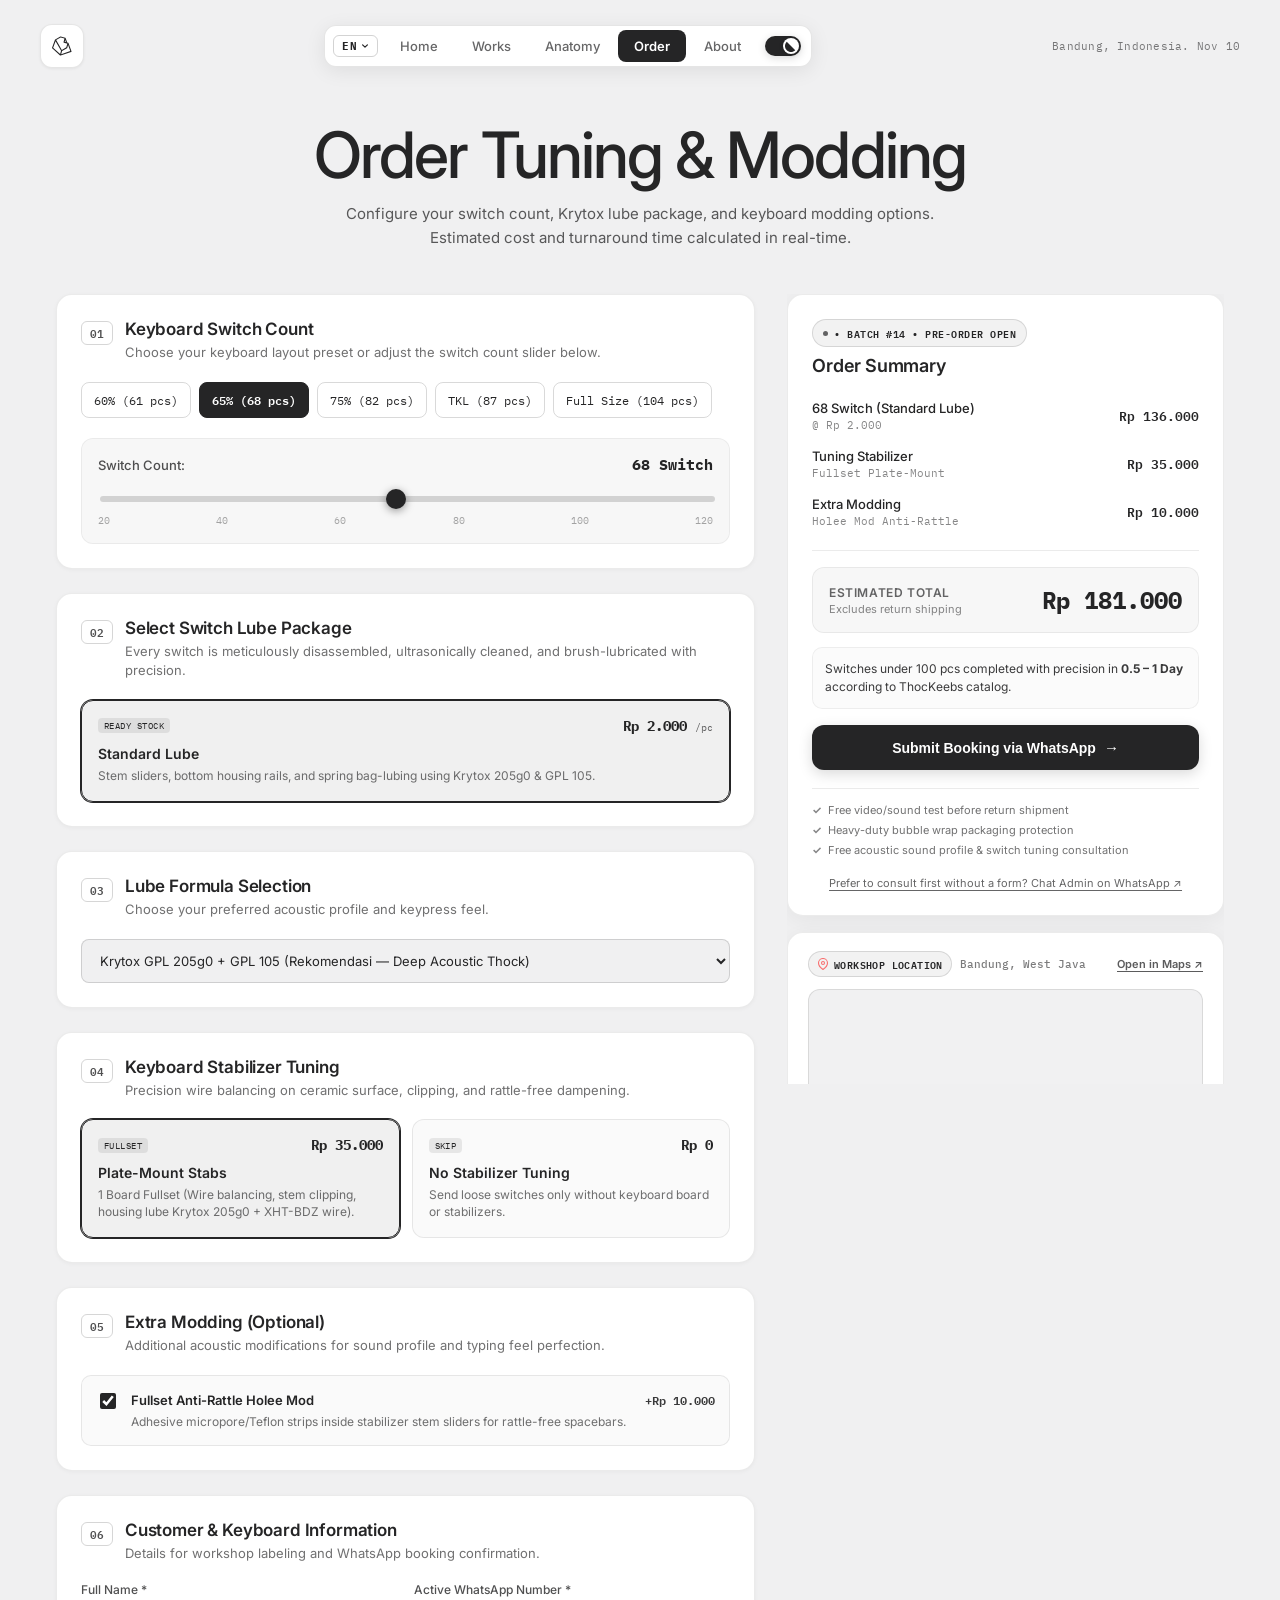
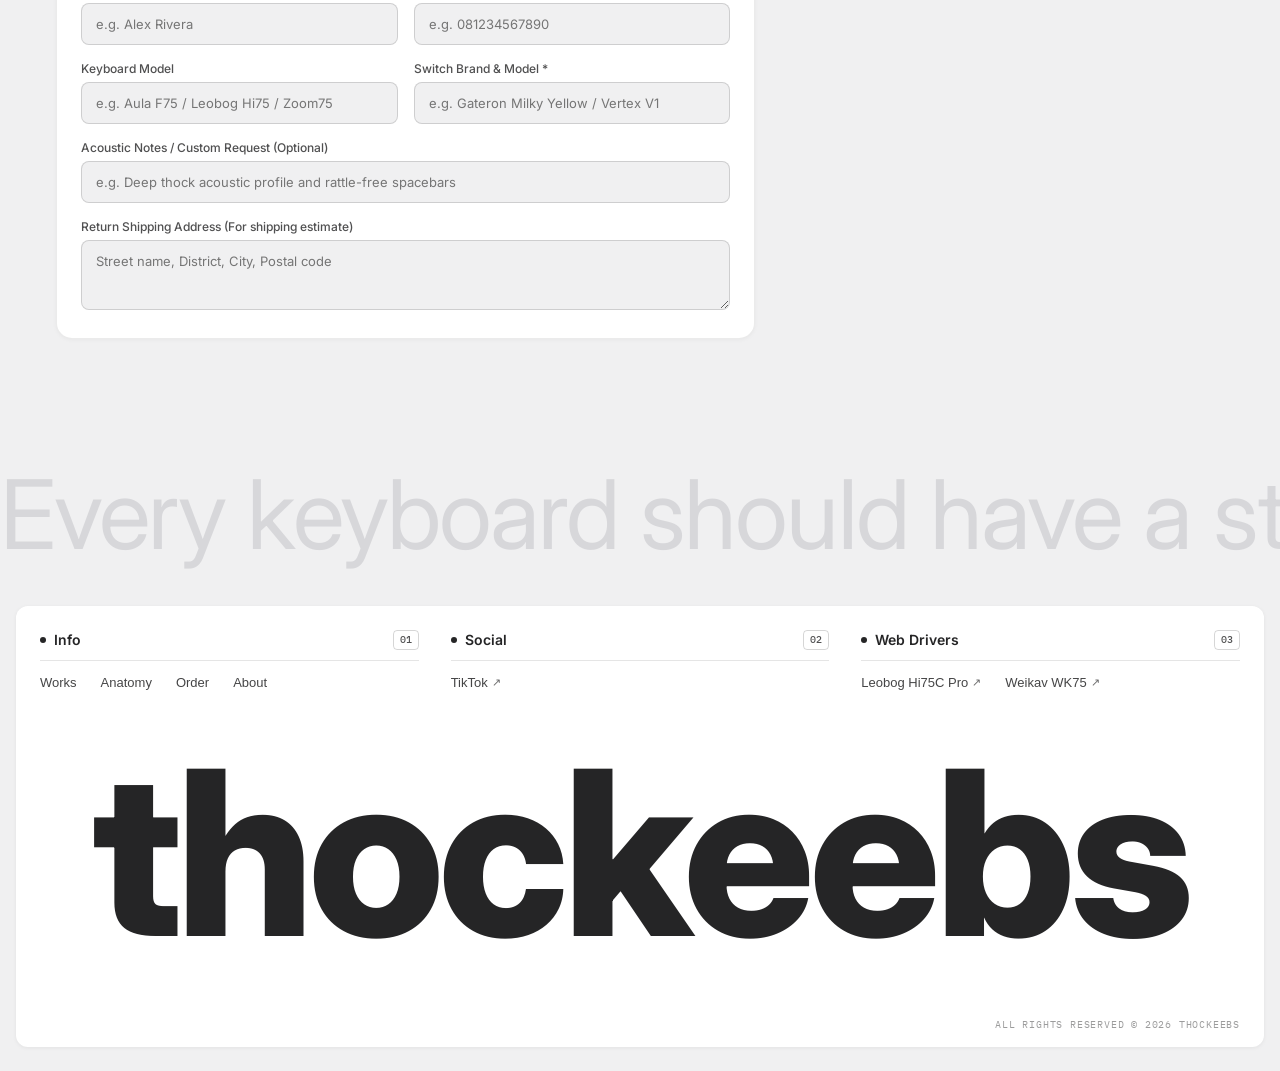
<file: order.html>
<!doctype html>
<!-- ThocKeebs Studio · Order Page -->
<html lang="en" class="light-theme" data-theme="light" data-redirect-timezone="1" dir="ltr">
<head>
  <meta charset="utf-8">
  <meta name="viewport" content="width=device-width, initial-scale=1">
  <title>Order Tuning & Modding — ThocKeebs</title>
  <meta name="description" content="Kalkulator Biaya & Booking Slot Pre-Order Jasa Lube Switch & Tuning Stabilizer Mechanical Keyboard Profesional ThocKeebs.">
  <link rel="canonical" href="order">

  <script>
    (function(){
      var t = localStorage.getItem('thockeebs-theme');
      if (t === 'dark') {
        document.documentElement.classList.remove('light-theme');
        document.documentElement.classList.add('dark-theme');
        document.documentElement.setAttribute('data-theme', 'dark');
      } else {
        document.documentElement.classList.add('light-theme');
        document.documentElement.classList.remove('dark-theme');
        document.documentElement.setAttribute('data-theme', 'light');
      }
    })();
  </script>

  <link rel="preconnect" href="https://fonts.googleapis.com">
  <link rel="preconnect" href="https://fonts.gstatic.com" crossorigin>
  <link href="https://fonts.googleapis.com/css2?family=IBM+Plex+Mono:ital,wght@0,400;0,500;0,600;0,700;1,400&family=Inter:wght@400;500;600;700;800&display=swap" rel="stylesheet">

  <style id="thockeebs-master-visibility">
    :root, html, body {
      background-color: #f0f0f1 !important;
      color: rgb(37, 37, 38) !important;
      margin: 0;
      padding: 0;
      font-family: 'Inter', -apple-system, BlinkMacSystemFont, "Segoe UI", Roboto, sans-serif;
      box-sizing: border-box;
      -webkit-font-smoothing: antialiased;
    }
    *, *::before, *::after {
      box-sizing: border-box;
    }
    html.dark-theme, body.dark-theme {
      background-color: #252526 !important;
      color: rgb(240, 240, 241) !important;
    }
    html.light-theme, body.light-theme {
      background-color: #f0f0f1 !important;
      color: rgb(37, 37, 38) !important;
    }
    @media (prefers-color-scheme: dark) {
      html:not(.dark-theme),
      html:not(.dark-theme) body,
      body:not(.dark-theme) {
        background-color: #f0f0f1 !important;
        color: rgb(37, 37, 38) !important;
      }
    }
  
/* --- LANGUAGE SELECTOR --- */
/* --- LANGUAGE SELECTOR --- */
.thoc-lang-slot {
  position: relative;
  display: inline-flex;
  align-items: center;
  padding: 0 4px;
  height: 100%;
}
.lang-toggle-btn {
  font-family: 'IBM Plex Mono', monospace;
  font-size: 11px;
  font-weight: 700;
  letter-spacing: 0.04em;
  background: transparent;
  border: 1px solid rgba(255, 255, 255, 0.2);
  border-radius: 6px;
  color: #f0f0f1;
  padding: 3px 8px;
  cursor: pointer;
  display: inline-flex;
  align-items: center;
  justify-content: center;
  line-height: 14px;
  transition: all 0.15s ease;
  user-select: none;
}
body.light-theme .lang-toggle-btn,
html.light-theme .lang-toggle-btn {
  border-color: rgba(37, 37, 38, 0.25) !important;
  color: #252526 !important;
}
.lang-toggle-btn:hover {
  background: rgba(255, 255, 255, 0.1);
  border-color: rgba(255, 255, 255, 0.4);
}
body.light-theme .lang-toggle-btn:hover,
html.light-theme .lang-toggle-btn:hover {
  background: rgba(0, 0, 0, 0.06) !important;
  border-color: rgba(0, 0, 0, 0.35) !important;
}
.lang-dropdown-menu {
  display: none !important;
  position: absolute;
  top: calc(100% + 6px);
  left: 50%;
  transform: translateX(-50%);
  background: #2e2e2f;
  border: 1px solid rgba(255, 255, 255, 0.15);
  border-radius: 8px;
  padding: 4px;
  box-shadow: 0 8px 24px rgba(0, 0, 0, 0.45);
  z-index: 1000;
  min-width: 54px;
  flex-direction: column;
  gap: 2px;
}
.lang-dropdown-menu.show,
.thoc-lang-slot:hover .lang-dropdown-menu {
  display: flex !important;
}
body.light-theme .lang-dropdown-menu,
html.light-theme .lang-dropdown-menu {
  background: #ffffff !important;
  border-color: rgba(0, 0, 0, 0.15) !important;
  box-shadow: 0 8px 24px rgba(0, 0, 0, 0.12) !important;
}
.lang-opt-btn {
  font-family: 'IBM Plex Mono', monospace;
  font-size: 11px;
  font-weight: 600;
  padding: 5px 8px;
  border-radius: 6px;
  border: none;
  background: transparent;
  color: #f0f0f1;
  cursor: pointer;
  text-align: center;
  width: 100%;
  transition: all 0.15s ease;
}
body.light-theme .lang-opt-btn,
html.light-theme .lang-opt-btn {
  color: #252526 !important;
}
.lang-opt-btn:hover {
  background: rgba(255, 255, 255, 0.12);
}
body.light-theme .lang-opt-btn:hover,
html.light-theme .lang-opt-btn:hover {
  background: rgba(0, 0, 0, 0.06) !important;
}
.lang-opt-btn.active {
  background: #ffffff !important;
  color: #252526 !important;
}
body.light-theme .lang-opt-btn.active,
html.light-theme .lang-opt-btn.active {
  background: #252526 !important;
  color: #ffffff !important;
}
/* --- END LANGUAGE SELECTOR --- */
</style>

  <style id="thockeebs-order-styles">
    /* --- NAVIGATION PILL --- */
    .thoc-nav-wrap {
      position: fixed;
      top: 24px;
      left: 0;
      right: 0;
      z-index: 100;
      display: flex;
      justify-content: center;
      pointer-events: none;
      padding: 0 16px;
    }
    .thoc-nav-container {
      pointer-events: auto;
      display: flex;
      align-items: center;
      justify-content: space-between;
      width: 100%;
      max-width: 1200px;
    }
    .thoc-nav-left {
      display: flex;
      align-items: center;
    }
    .thoc-home-btn {
      width: 44px;
      height: 44px;
      background: rgba(255, 255, 255, 0.08);
      border: 1px solid rgba(255, 255, 255, 0.12);
      border-radius: 12px;
      display: flex;
      align-items: center;
      justify-content: center;
      color: #f0f0f1;
      text-decoration: none;
      transition: background 0.2s ease, border-color 0.2s ease;
    }
    body.light-theme .thoc-home-btn {
      background: #ffffff !important;
      border-color: rgba(0, 0, 0, 0.1) !important;
      color: #252526 !important;
      box-shadow: 0 1px 3px rgba(0,0,0,0.06);
    }
    .thoc-nav-pill {
      background: #171717;
      border: 1px solid rgba(255, 255, 255, 0.1);
      border-radius: 12px;
      padding: 4px;
      display: flex;
      align-items: center;
      gap: 2px;
      box-shadow: 0 4px 20px rgba(0, 0, 0, 0.35);
      transition: background-color 0.2s ease, border-color 0.2s ease;
    }
    body.light-theme .thoc-nav-pill {
      background: #ffffff !important;
      border-color: rgba(0, 0, 0, 0.1) !important;
      box-shadow: 0 4px 20px rgba(0, 0, 0, 0.08);
    }
    .thoc-nav-link {
      font-size: 13px;
      font-weight: 500;
      color: rgba(240, 240, 241, 0.7);
      text-decoration: none;
      padding: 8px 16px;
      border-radius: 8px;
      transition: all 0.15s ease;
      display: inline-flex;
      align-items: center;
    }
    body.light-theme .thoc-nav-link {
      color: rgba(37, 37, 38, 0.7) !important;
    }
    .thoc-nav-link:hover {
      color: #f0f0f1;
    }
    body.light-theme .thoc-nav-link:hover {
      color: #252526 !important;
    }
    .thoc-nav-link.active {
      background: #2e2e2f;
      color: #ffffff;
      font-weight: 600;
    }
    body.light-theme .thoc-nav-link.active {
      background: #252526 !important;
      color: #ffffff !important;
    }
    .thoc-lang-slot {
      position: relative;
      display: inline-flex;
      align-items: center;
      padding: 0 4px;
    }
    .lang-toggle-btn {
      font-family: 'IBM Plex Mono', monospace;
      font-size: 11px;
      font-weight: 700;
      letter-spacing: 0.04em;
      background: transparent;
      border: 1px solid rgba(255, 255, 255, 0.2);
      border-radius: 6px;
      color: #f0f0f1;
      padding: 3px 8px;
      cursor: pointer;
      display: inline-flex;
      align-items: center;
      justify-content: center;
      line-height: 14px;
      transition: all 0.15s ease;
      user-select: none;
    }
    body.light-theme .lang-toggle-btn {
      border-color: rgba(37, 37, 38, 0.2) !important;
      color: #252526 !important;
    }
    .lang-toggle-btn:hover {
      background: rgba(255, 255, 255, 0.1);
      border-color: rgba(255, 255, 255, 0.4);
    }
    body.light-theme .lang-toggle-btn:hover {
      background: rgba(0, 0, 0, 0.06) !important;
      border-color: rgba(0, 0, 0, 0.35) !important;
    }
    .lang-dropdown-menu {
      display: none;
      position: absolute;
      top: calc(100% + 8px);
      left: 50%;
      transform: translateX(-50%);
      background: #2e2e2f;
      border: 1px solid rgba(255, 255, 255, 0.15);
      border-radius: 8px;
      padding: 4px;
      box-shadow: 0 8px 24px rgba(0, 0, 0, 0.45);
      z-index: 1000;
      min-width: 64px;
      flex-direction: column;
      gap: 2px;
    }
    .lang-dropdown-menu.show {
      display: flex !important;
    }
    body.light-theme .lang-dropdown-menu {
      background: #ffffff !important;
      border-color: rgba(0, 0, 0, 0.12) !important;
      box-shadow: 0 8px 24px rgba(0, 0, 0, 0.1) !important;
    }
    .lang-opt-btn {
      font-family: 'IBM Plex Mono', monospace;
      font-size: 11px;
      font-weight: 600;
      padding: 5px 8px;
      border-radius: 6px;
      border: none;
      background: transparent;
      color: #f0f0f1;
      cursor: pointer;
      text-align: center;
      width: 100%;
      transition: all 0.15s ease;
    }
    body.light-theme .lang-opt-btn {
      color: #252526 !important;
    }
    .lang-opt-btn:hover {
      background: rgba(255, 255, 255, 0.12);
    }
    body.light-theme .lang-opt-btn:hover {
      background: rgba(0, 0, 0, 0.06) !important;
    }
    .lang-opt-btn.active {
      background: #ffffff !important;
      color: #252526 !important;
    }
    body.light-theme .lang-opt-btn.active {
      background: #252526 !important;
      color: #ffffff !important;
    }

    .thoc-theme-toggle-slot {
      padding: 0 6px;
      display: flex;
      align-items: center;
      justify-content: center;
    }
    .theme-toggle-btn {
      width: 36px;
      height: 20px;
      background: rgb(60, 60, 61);
      border: none;
      border-radius: 10px;
      position: relative;
      cursor: pointer;
      transition: background 0.2s;
      box-shadow: 0 2px 8px rgba(0,0,0,0.15);
      outline: none;
      padding: 0;
      display: flex;
      align-items: center;
    }
    .theme-toggle-btn span {
      position: absolute;
      top: 2px;
      left: 2px;
      width: 16px;
      height: 16px;
      border-radius: 50%;
      background: #FFFFFF;
      box-shadow: 0 1px 4px rgba(0,0,0,0.15);
      transition: left 0.2s cubic-bezier(.4,1.2,.6,1);
      display: flex;
      align-items: center;
      justify-content: center;
      z-index: 10;
    }
    .thoc-nav-meta {
      font-family: 'IBM Plex Mono', monospace;
      font-size: 11px;
      color: rgba(240, 240, 241, 0.6);
      letter-spacing: 0.02em;
    }
    body.light-theme .thoc-nav-meta {
      color: rgba(37, 37, 38, 0.6) !important;
    }

    /* --- PAGE CONTENT LAYOUT --- */
    .order-page-wrapper {
      width: 100%;
      min-height: 100vh;
      display: flex;
      flex-direction: column;
      position: relative;
    }
    .thockeebs-order-main {
      width: 100%;
      max-width: 1200px;
      margin: 120px auto 40px auto;
      padding: 0 16px;
      flex: 1 0 auto;
    }
    .order-hero-head {
      text-align: center;
      margin-bottom: 44px;
    }
    .order-badge-pill {
      display: inline-flex;
      align-items: center;
      gap: 6px;
      font-family: 'IBM Plex Mono', monospace;
      font-size: 11px;
      font-weight: 600;
      letter-spacing: 0.05em;
      text-transform: uppercase;
      padding: 4px 12px;
      border-radius: 9999px;
      background: rgba(255, 255, 255, 0.06);
      border: 1px solid rgba(255, 255, 255, 0.12);
      color: inherit;
      margin-bottom: 16px;
    }
    body.light-theme .order-badge-pill {
      background: rgba(0, 0, 0, 0.05) !important;
      border-color: rgba(0, 0, 0, 0.1) !important;
    }
    .order-badge-dot {
      width: 6px;
      height: 6px;
      border-radius: 50%;
      background: currentColor;
      opacity: 0.8;
      display: inline-block;
    }
    .order-title {
      font-family: 'Inter', -apple-system, BlinkMacSystemFont, sans-serif;
      font-size: clamp(2.5rem, 5vw, 4rem);
      font-weight: 500;
      letter-spacing: -0.03em;
      margin: 0 0 12px 0;
      color: inherit;
      line-height: 1.1;
    }
    .order-subtitle {
      max-width: 640px;
      margin: 0 auto;
      font-size: 15px;
      line-height: 1.6;
      opacity: 0.75;
      color: inherit;
    }

    /* --- TWO COLUMN ORDER GRID --- */
    .order-layout-grid {
      display: grid;
      grid-template-columns: 1.6fr 1fr;
      gap: 32px;
      align-items: start;
    }
    @media (max-width: 960px) {
      .order-layout-grid {
        grid-template-columns: 1fr;
      }
    }

    /* --- FORM SECTION CARDS --- */
    .order-card-section {
      background-color: #2e2e2f;
      border: 1px solid rgba(255, 255, 255, 0.08);
      border-radius: 16px;
      padding: 24px;
      margin-bottom: 24px;
      color: inherit;
      transition: background-color 0.2s ease, border-color 0.2s ease;
    }
    body.light-theme .order-card-section {
      background-color: #ffffff !important;
      border-color: rgba(0, 0, 0, 0.08) !important;
      box-shadow: 0 1px 4px rgba(0,0,0,0.04);
    }
    .order-section-header {
      display: flex;
      align-items: flex-start;
      gap: 12px;
      margin-bottom: 20px;
    }
    .order-step-num {
      font-family: 'IBM Plex Mono', monospace;
      font-size: 11px;
      font-weight: 600;
      line-height: 14px;
      padding: 4px 8px;
      border: 1px solid rgba(255, 255, 255, 0.2);
      border-radius: 6px;
      opacity: 0.8;
      margin-top: 2px;
      flex-shrink: 0;
    }
    body.light-theme .order-step-num {
      border-color: rgba(0, 0, 0, 0.2) !important;
    }
    .order-section-title {
      font-size: 17px;
      font-weight: 600;
      margin: 0 0 4px 0;
      letter-spacing: -0.01em;
    }
    .order-section-desc {
      font-size: 13px;
      opacity: 0.65;
      margin: 0;
      line-height: 1.45;
    }

    /* --- STEP 1: PRESETS & SLIDER --- */
    .order-presets-row {
      display: flex;
      flex-wrap: wrap;
      gap: 8px;
      margin-bottom: 20px;
    }
    .order-preset-btn {
      font-family: 'IBM Plex Mono', monospace;
      font-size: 12px;
      padding: 7px 12px;
      border-radius: 8px;
      border: 1px solid rgba(255, 255, 255, 0.14);
      background: transparent;
      color: inherit;
      cursor: pointer;
      transition: all 0.15s ease;
    }
    body.light-theme .order-preset-btn {
      border-color: rgba(0, 0, 0, 0.15) !important;
    }
    .order-preset-btn:hover {
      border-color: rgba(255, 255, 255, 0.4);
    }
    body.light-theme .order-preset-btn:hover {
      border-color: rgba(0, 0, 0, 0.4) !important;
    }
    .order-preset-btn.active {
      background: #ffffff !important;
      color: #252526 !important;
      border-color: #ffffff !important;
      font-weight: 600;
    }
    body.light-theme .order-preset-btn.active {
      background: #252526 !important;
      color: #ffffff !important;
      border-color: #252526 !important;
    }
    .order-slider-wrap {
      background: rgba(0, 0, 0, 0.15);
      border-radius: 12px;
      padding: 16px;
      border: 1px solid rgba(255, 255, 255, 0.05);
    }
    body.light-theme .order-slider-wrap {
      background: rgba(0, 0, 0, 0.03) !important;
      border-color: rgba(0, 0, 0, 0.05) !important;
    }
    .order-slider-meta {
      display: flex;
      justify-content: space-between;
      align-items: center;
      margin-bottom: 12px;
    }
    .order-slider-label {
      font-size: 13px;
      font-weight: 500;
      opacity: 0.8;
    }
    .order-slider-val {
      font-family: 'IBM Plex Mono', monospace;
      font-size: 15px;
      font-weight: 700;
      color: #ffffff;
    }
    body.light-theme .order-slider-val {
      color: #252526 !important;
    }
    .order-range-input {
      width: 100%;
      height: 6px;
      border-radius: 3px;
      background: rgba(255, 255, 255, 0.2);
      outline: none;
      -webkit-appearance: none;
      cursor: pointer;
    }
    body.light-theme .order-range-input {
      background: rgba(0, 0, 0, 0.15) !important;
    }
    .order-range-input::-webkit-slider-thumb {
      -webkit-appearance: none;
      appearance: none;
      width: 20px;
      height: 20px;
      border-radius: 50%;
      background: #ffffff;
      cursor: pointer;
      box-shadow: 0 2px 8px rgba(0, 0, 0, 0.4);
    }
    body.light-theme .order-range-input::-webkit-slider-thumb {
      background: #252526 !important;
    }
    .order-slider-ticks {
      display: flex;
      justify-content: space-between;
      font-family: 'IBM Plex Mono', monospace;
      font-size: 10px;
      opacity: 0.4;
      margin-top: 8px;
    }

    /* --- STEP 2: PACKAGES GRID --- */
    .order-packages-grid {
      display: grid;
      grid-template-columns: repeat(auto-fit, minmax(180px, 1fr));
      gap: 12px;
    }
    .order-choice-card {
      border: 1px solid rgba(255, 255, 255, 0.1);
      border-radius: 12px;
      padding: 16px;
      cursor: pointer;
      transition: all 0.2s ease;
      background: rgba(255, 255, 255, 0.02);
      display: flex;
      flex-direction: column;
      user-select: none;
    }
    body.light-theme .order-choice-card {
      border-color: rgba(0, 0, 0, 0.08) !important;
      background: rgba(0, 0, 0, 0.02) !important;
    }
    .order-choice-card:hover {
      border-color: rgba(255, 255, 255, 0.3);
      transform: translateY(-2px);
    }
    body.light-theme .order-choice-card:hover {
      border-color: rgba(0, 0, 0, 0.3) !important;
    }
    .order-choice-card.active {
      border-color: #ffffff !important;
      background: rgba(255, 255, 255, 0.08) !important;
      box-shadow: 0 0 0 1px #ffffff;
    }
    body.light-theme .order-choice-card.active {
      border-color: #252526 !important;
      background: rgba(0, 0, 0, 0.06) !important;
      box-shadow: 0 0 0 1px #252526 !important;
    }
    .order-choice-top {
      display: flex;
      justify-content: space-between;
      align-items: center;
      margin-bottom: 10px;
    }
    .order-choice-tag {
      font-family: 'IBM Plex Mono', monospace;
      font-size: 9px;
      padding: 2px 6px;
      border-radius: 4px;
      background: rgba(255, 255, 255, 0.1);
      letter-spacing: 0.05em;
    }
    body.light-theme .order-choice-tag {
      background: rgba(0, 0, 0, 0.08) !important;
    }
    .order-choice-price {
      font-family: 'IBM Plex Mono', monospace;
      font-size: 14px;
      font-weight: 700;
    }
    .order-choice-price small {
      font-size: 10px;
      font-weight: 400;
      opacity: 0.7;
    }
    .order-choice-title {
      font-size: 14px;
      font-weight: 600;
      margin: 0 0 6px 0;
    }
    .order-choice-desc {
      font-size: 12px;
      opacity: 0.65;
      line-height: 1.4;
      margin: 0;
    }

    /* --- STEP 3: SELECT & INPUTS --- */
    .order-custom-select, .order-input {
      width: 100%;
      background: #1e1e1f;
      border: 1px solid rgba(255, 255, 255, 0.14);
      border-radius: 8px;
      padding: 12px 14px;
      color: inherit;
      font-family: inherit;
      font-size: 13px;
      outline: none;
      transition: border-color 0.15s ease;
    }
    body.light-theme .order-custom-select,
    body.light-theme .order-input {
      background: #f0f0f1 !important;
      border-color: rgba(0, 0, 0, 0.14) !important;
      color: #252526 !important;
    }
    .order-custom-select:focus, .order-input:focus {
      border-color: #ffffff;
    }
    body.light-theme .order-custom-select:focus,
    body.light-theme .order-input:focus {
      border-color: #252526 !important;
    }

    /* --- STEP 4: STABILIZERS --- */
    .order-stabs-grid {
      display: grid;
      grid-template-columns: repeat(auto-fit, minmax(180px, 1fr));
      gap: 12px;
    }

    /* --- STEP 5: ADDONS LIST --- */
    .order-addons-list {
      display: flex;
      flex-direction: column;
      gap: 8px;
    }
    .order-checkbox-card {
      display: flex;
      align-items: flex-start;
      gap: 12px;
      padding: 14px;
      border: 1px solid rgba(255, 255, 255, 0.1);
      border-radius: 10px;
      cursor: pointer;
      background: rgba(255, 255, 255, 0.02);
      transition: all 0.15s ease;
      user-select: none;
    }
    body.light-theme .order-checkbox-card {
      border-color: rgba(0, 0, 0, 0.08) !important;
      background: rgba(0, 0, 0, 0.02) !important;
    }
    .order-checkbox-card:hover {
      border-color: rgba(255, 255, 255, 0.25);
    }
    body.light-theme .order-checkbox-card:hover {
      border-color: rgba(0, 0, 0, 0.25) !important;
    }
    .order-checkbox {
      margin-top: 3px;
      width: 16px;
      height: 16px;
      cursor: pointer;
      accent-color: #ffffff;
    }
    body.light-theme .order-checkbox {
      accent-color: #252526 !important;
    }
    .order-checkbox-info {
      flex: 1;
    }
    .order-checkbox-title-row {
      display: flex;
      justify-content: space-between;
      align-items: center;
      margin-bottom: 4px;
    }
    .order-checkbox-name {
      font-size: 13px;
      font-weight: 600;
    }
    .order-checkbox-cost {
      font-family: 'IBM Plex Mono', monospace;
      font-size: 12px;
      font-weight: 600;
      opacity: 0.9;
    }
    .order-checkbox-desc {
      font-size: 12px;
      opacity: 0.65;
      margin: 0;
      line-height: 1.4;
    }

    /* --- STEP 6: CUSTOMER INPUTS GRID --- */
    .order-inputs-grid {
      display: grid;
      grid-template-columns: 1fr 1fr;
      gap: 16px;
    }
    @media (max-width: 640px) {
      .order-inputs-grid {
        grid-template-columns: 1fr;
      }
    }
    .order-field.full-width {
      grid-column: 1 / -1;
    }
    .order-label {
      display: block;
      font-size: 12px;
      font-weight: 500;
      margin-bottom: 6px;
      opacity: 0.8;
    }
    .order-textarea {
      resize: vertical;
      min-height: 70px;
    }

    /* --- RIGHT COLUMN: STICKY SUMMARY CARD --- */
    .order-summary-column {
      position: sticky;
      top: 96px;
      display: flex;
      flex-direction: column;
      gap: 16px;
      max-height: calc(100vh - 110px);
      overflow-y: auto;
      scrollbar-width: none;
      -ms-overflow-style: none;
    }
    .order-summary-column::-webkit-scrollbar {
      display: none;
    }
    .order-summary-card {
      background-color: #2e2e2f;
      border: 1px solid rgba(255, 255, 255, 0.1);
      border-radius: 16px;
      padding: 24px;
      color: inherit;
      box-shadow: 0 8px 32px rgba(0, 0, 0, 0.3);
      transition: background-color 0.2s ease, border-color 0.2s ease;
    }
    body.light-theme .order-summary-card {
      background-color: #ffffff !important;
      border-color: rgba(0, 0, 0, 0.08) !important;
      box-shadow: 0 4px 24px rgba(0, 0, 0, 0.06);
    }
    .summary-top-head {
      margin-bottom: 16px;
    }
    .summary-batch-pill {
      display: inline-flex;
      align-items: center;
      gap: 6px;
      font-family: 'IBM Plex Mono', monospace;
      font-size: 10px;
      font-weight: 600;
      letter-spacing: 0.05em;
      padding: 4px 10px;
      border-radius: 9999px;
      background: rgba(255, 255, 255, 0.08);
      color: inherit;
      border: 1px solid rgba(255, 255, 255, 0.14);
      margin-bottom: 8px;
    }
    body.light-theme .summary-batch-pill {
      background: rgba(0, 0, 0, 0.05) !important;
      color: inherit !important;
      border-color: rgba(0, 0, 0, 0.12) !important;
    }
    .summary-batch-dot {
      width: 5px;
      height: 5px;
      border-radius: 50%;
      background: currentColor;
      opacity: 0.7;
    }
    .summary-title {
      font-size: 18px;
      font-weight: 600;
      margin: 0;
      letter-spacing: -0.01em;
    }
    .summary-items-list {
      display: flex;
      flex-direction: column;
      border-bottom: 1px solid rgba(255, 255, 255, 0.08);
      padding-bottom: 14px;
      margin-bottom: 16px;
    }
    body.light-theme .summary-items-list {
      border-bottom-color: rgba(0, 0, 0, 0.08) !important;
    }
    .summary-line {
      display: flex;
      justify-content: space-between;
      align-items: center;
      padding: 8px 0;
    }
    .summary-line-left {
      display: flex;
      flex-direction: column;
      gap: 2px;
    }
    .summary-line-name {
      font-size: 13px;
      font-weight: 500;
    }
    .summary-line-meta {
      font-family: 'IBM Plex Mono', monospace;
      font-size: 11px;
      opacity: 0.55;
    }
    .summary-line-val {
      font-family: 'IBM Plex Mono', monospace;
      font-size: 13px;
      font-weight: 600;
    }
    .summary-total-box {
      background: rgba(255, 255, 255, 0.04);
      border: 1px solid rgba(255, 255, 255, 0.08);
      border-radius: 12px;
      padding: 16px;
      display: flex;
      justify-content: space-between;
      align-items: center;
      margin-bottom: 14px;
    }
    body.light-theme .summary-total-box {
      background: rgba(0, 0, 0, 0.03) !important;
      border-color: rgba(0, 0, 0, 0.06) !important;
    }
    .summary-total-label-wrap {
      display: flex;
      flex-direction: column;
    }
    .summary-total-label {
      font-size: 12px;
      font-weight: 600;
      text-transform: uppercase;
      letter-spacing: 0.05em;
      opacity: 0.7;
    }
    .summary-total-subtext {
      font-size: 11px;
      color: inherit;
      opacity: 0.55;
      margin-top: 2px;
    }
    .summary-total-amount {
      font-family: 'IBM Plex Mono', monospace;
      font-size: 24px;
      font-weight: 700;
      color: #ffffff;
    }
    body.light-theme .summary-total-amount {
      color: #252526 !important;
    }
    .summary-turnaround-box {
      font-size: 12px;
      line-height: 1.5;
      padding: 12px;
      border-radius: 10px;
      background: rgba(255, 255, 255, 0.02);
      border: 1px solid rgba(255, 255, 255, 0.08);
      margin-bottom: 16px;
      opacity: 0.9;
    }
    body.light-theme .summary-turnaround-box {
      background: rgba(0, 0, 0, 0.02) !important;
      border-color: rgba(0, 0, 0, 0.06) !important;
    }
    .order-submit-btn {
      width: 100%;
      background: #ffffff;
      color: #252526;
      border: none;
      border-radius: 12px;
      padding: 14px 20px;
      font-size: 14px;
      font-weight: 600;
      cursor: pointer;
      display: flex;
      align-items: center;
      justify-content: center;
      gap: 8px;
      transition: all 0.15s ease;
      box-shadow: 0 4px 14px rgba(0, 0, 0, 0.2);
    }
    body.light-theme .order-submit-btn {
      background: #252526 !important;
      color: #ffffff !important;
      box-shadow: 0 4px 14px rgba(0, 0, 0, 0.15);
    }
    .order-submit-btn:hover {
      transform: translateY(-1px);
      box-shadow: 0 6px 20px rgba(0, 0, 0, 0.3);
    }
    .order-submit-arrow {
      font-size: 15px;
      transition: transform 0.15s ease;
    }
    .order-submit-btn:hover .order-submit-arrow {
      transform: translateX(3px);
    }
    .summary-perks {
      margin-top: 18px;
      padding-top: 14px;
      border-top: 1px solid rgba(255, 255, 255, 0.08);
      display: flex;
      flex-direction: column;
      gap: 6px;
    }
    body.light-theme .summary-perks {
      border-top-color: rgba(0, 0, 0, 0.08) !important;
    }
    .summary-perk-item {
      font-size: 11px;
      opacity: 0.65;
      display: flex;
      align-items: center;
      gap: 6px;
    }
    .perk-check {
      color: inherit;
      opacity: 0.85;
      font-weight: bold;
    }
    .summary-direct-chat {
      margin-top: 14px;
      text-align: center;
    }
    .summary-chat-link {
      font-size: 11px;
      color: inherit;
      opacity: 0.7;
      text-decoration: underline;
      text-underline-offset: 3px;
      transition: opacity 0.15s ease;
    }
    .summary-chat-link:hover {
      opacity: 1;
    }

    /* --- RIGHT COLUMN: WORKSHOP LOCATION & MAPS CARD --- */
    .order-workshop-card {
      background-color: #2e2e2f;
      border: 1px solid rgba(255, 255, 255, 0.1);
      border-radius: 16px;
      padding: 18px 20px;
      color: inherit;
      box-shadow: 0 8px 32px rgba(0, 0, 0, 0.25);
      transition: background-color 0.2s ease, border-color 0.2s ease, box-shadow 0.2s ease;
    }
    body.light-theme .order-workshop-card {
      background-color: #ffffff !important;
      border-color: rgba(0, 0, 0, 0.08) !important;
      box-shadow: 0 4px 24px rgba(0, 0, 0, 0.06);
    }
    .workshop-card-header {
      display: flex;
      justify-content: space-between;
      align-items: center;
      margin-bottom: 12px;
      gap: 8px;
    }
    .workshop-header-left {
      display: flex;
      align-items: center;
      gap: 8px;
      flex-wrap: wrap;
    }
    .workshop-pin-badge {
      display: inline-flex;
      align-items: center;
      gap: 5px;
      font-family: 'IBM Plex Mono', monospace;
      font-size: 10px;
      font-weight: 600;
      letter-spacing: 0.04em;
      text-transform: uppercase;
      padding: 3px 8px;
      border-radius: 9999px;
      background: rgba(255, 255, 255, 0.08);
      border: 1px solid rgba(255, 255, 255, 0.14);
      color: inherit;
    }
    body.light-theme .workshop-pin-badge {
      background: rgba(0, 0, 0, 0.05) !important;
      border-color: rgba(0, 0, 0, 0.12) !important;
    }
    .workshop-pin-badge svg {
      color: #f87171;
    }
    .workshop-city {
      font-family: 'IBM Plex Mono', monospace;
      font-size: 11px;
      font-weight: 500;
      opacity: 0.6;
    }
    .workshop-open-link {
      font-size: 11px;
      font-weight: 600;
      color: inherit;
      opacity: 0.75;
      text-decoration: underline;
      text-underline-offset: 3px;
      white-space: nowrap;
      transition: opacity 0.15s ease, color 0.15s ease;
    }
    .workshop-open-link:hover {
      opacity: 1;
      color: #60a5fa;
    }
    body.light-theme .workshop-open-link:hover {
      color: #2563eb;
    }
    .workshop-map-frame {
      position: relative;
      width: 100%;
      height: 145px;
      border-radius: 12px;
      overflow: hidden;
      border: 1px solid rgba(255, 255, 255, 0.1);
      background: #1e1e1f;
      margin-bottom: 12px;
    }
    body.light-theme .workshop-map-frame {
      border-color: rgba(0, 0, 0, 0.1) !important;
      background: #f1f1f2 !important;
    }
    .workshop-map-frame iframe {
      width: 100%;
      height: 100%;
      display: block;
      border: none;
    }
    body:not(.light-theme) .workshop-map-frame iframe {
      filter: invert(90%) hue-rotate(180deg) contrast(95%);
    }
    .workshop-details {
      display: flex;
      flex-direction: column;
      gap: 6px;
    }
    .workshop-addr-name {
      font-size: 12.5px;
      font-weight: 600;
      letter-spacing: -0.01em;
    }
    .workshop-addr-text {
      font-size: 11.5px;
      line-height: 1.45;
      opacity: 0.72;
    }
    .workshop-addr-notes {
      font-size: 11px;
      line-height: 1.4;
      opacity: 0.65;
      background: rgba(255, 255, 255, 0.03);
      border-left: 2px solid rgba(255, 255, 255, 0.2);
      padding: 6px 9px;
      border-radius: 0 6px 6px 0;
      margin-top: 2px;
    }
    body.light-theme .workshop-addr-notes {
      background: rgba(0, 0, 0, 0.03) !important;
      border-left-color: rgba(0, 0, 0, 0.2) !important;
    }
    .workshop-note-label {
      font-weight: 600;
      opacity: 0.95;
    }
    .workshop-actions {
      margin-top: 8px;
    }
    .workshop-copy-btn {
      width: 100%;
      background: rgba(255, 255, 255, 0.07);
      border: 1px solid rgba(255, 255, 255, 0.14);
      border-radius: 10px;
      padding: 9px 12px;
      font-size: 12px;
      font-weight: 600;
      color: inherit;
      cursor: pointer;
      display: flex;
      align-items: center;
      justify-content: center;
      gap: 7px;
      transition: all 0.15s ease;
      user-select: none;
    }
    body.light-theme .workshop-copy-btn {
      background: rgba(0, 0, 0, 0.05) !important;
      border-color: rgba(0, 0, 0, 0.12) !important;
      color: #252526 !important;
    }
    .workshop-copy-btn:hover {
      background: rgba(255, 255, 255, 0.13);
      border-color: rgba(255, 255, 255, 0.25);
      transform: translateY(-1px);
    }
    body.light-theme .workshop-copy-btn:hover {
      background: rgba(0, 0, 0, 0.08) !important;
      border-color: rgba(0, 0, 0, 0.2) !important;
    }
    .workshop-copy-btn .check-icon {
      display: none;
    }
    .workshop-copy-btn.copied {
      background: rgba(34, 197, 94, 0.15) !important;
      border-color: rgba(34, 197, 94, 0.4) !important;
      color: #4ade80 !important;
    }
    body.light-theme .workshop-copy-btn.copied {
      color: #15803d !important;
    }
    .workshop-copy-btn.copied .copy-icon {
      display: none;
    }
    .workshop-copy-btn.copied .check-icon {
      display: inline-block;
    }

    /* --- RUNNING TEXT MARQUEE --- */
    .thockeebs-ticker-wrapper {
      width: 100%;
      overflow: hidden;
      user-select: none;
      pointer-events: none;
      display: flex;
      align-items: center;
      padding: 24px 0 12px 0;
      margin-top: 32px;
      margin-bottom: 0px;
      position: relative;
      z-index: 5;
      background: transparent !important;
    }
    .thockeebs-ticker-track {
      display: flex;
      width: max-content;
      white-space: nowrap;
      animation: thockeebs-ticker-marquee 36s linear infinite;
      will-change: transform;
    }
    .thockeebs-ticker-content {
      display: flex;
      white-space: nowrap;
      align-items: center;
      flex-shrink: 0;
    }
    .thockeebs-ticker-content span {
      font-family: 'Inter', -apple-system, BlinkMacSystemFont, "Segoe UI", Roboto, sans-serif;
      font-size: 96px;
      font-weight: 400;
      line-height: 1.15;
      letter-spacing: -0.02em;
      color: rgb(60, 60, 61);
      padding-right: 48px;
      display: inline-block;
      transition: color 0.2s ease;
    }
    body.light-theme .thockeebs-ticker-content span,
    html.light-theme .thockeebs-ticker-content span {
      color: rgb(215, 215, 218) !important;
    }
    @keyframes thockeebs-ticker-marquee {
      0% { transform: translate3d(0, 0, 0); }
      100% { transform: translate3d(-50%, 0, 0); }
    }
    @media (max-width: 768px) {
      .thockeebs-ticker-content span {
        font-size: 56px;
        padding-right: 32px;
      }
      .thockeebs-ticker-wrapper {
        padding: 16px 0 8px 0;
        margin-top: 20px;
      }
    }

    /* --- FOOTER --- */
    .thockeebs-footer-wrapper {
      width: 100%;
      max-width: 100%;
      box-sizing: border-box;
      padding: 0 16px 24px 16px;
      margin-top: 24px !important;
      position: relative;
      z-index: 10;
      background-color: transparent !important;
    }
    .thockeebs-footer-card {
      width: 100%;
      background-color: #2e2e2f !important;
      border-radius: 12px !important;
      padding: 24px 24px 16px 24px;
      display: flex;
      flex-direction: column;
      color: #f0f0f1;
      box-sizing: border-box;
      transition: background-color 0.2s ease, color 0.2s ease;
    }
    body.light-theme .thockeebs-footer-card,
    html.light-theme .thockeebs-footer-card {
      background-color: #ffffff !important;
      color: #252526 !important;
      box-shadow: 0 1px 4px rgba(0,0,0,0.06);
    }
    .thockeebs-footer-nav {
      display: grid;
      grid-template-columns: 1fr 1fr;
      gap: 32px;
      width: 100%;
    }
    @media (max-width: 768px) {
      .thockeebs-footer-nav {
        grid-template-columns: 1fr;
        gap: 20px;
      }
    }
    .thockeebs-footer-column {
      display: flex;
      flex-direction: column;
      width: 100%;
    }
    .thockeebs-footer-head {
      display: flex;
      justify-content: space-between;
      align-items: center;
      padding-bottom: 10px;
      border-bottom: 1px solid rgba(255, 255, 255, 0.12);
      margin-bottom: 14px;
    }
    body.light-theme .thockeebs-footer-head {
      border-bottom-color: rgba(0, 0, 0, 0.1) !important;
    }
    .thockeebs-footer-heading {
      display: flex;
      align-items: center;
      gap: 8px;
      font-size: 14px;
      font-weight: 600;
      color: inherit;
    }
    .thockeebs-footer-dot {
      width: 6px;
      height: 6px;
      border-radius: 50%;
      background-color: currentColor;
      display: inline-block;
    }
    .thockeebs-footer-num {
      font-family: 'IBM Plex Mono', monospace;
      font-size: 10px;
      font-weight: 500;
      padding: 2px 6px;
      border: 1px solid rgba(255, 255, 255, 0.2);
      border-radius: 4px;
      color: inherit;
      opacity: 0.8;
      line-height: 14px;
    }
    body.light-theme .thockeebs-footer-num {
      border-color: rgba(0, 0, 0, 0.2) !important;
    }
    .thockeebs-footer-links {
      display: flex;
      flex-direction: row;
      flex-wrap: wrap;
      gap: 24px;
      align-items: center;
    }
    .thockeebs-footer-link {
      font-family: -apple-system, BlinkMacSystemFont, "Segoe UI", Roboto, sans-serif;
      font-size: 13px;
      font-weight: 500;
      color: inherit;
      text-decoration: none;
      opacity: 0.85;
      display: inline-flex;
      align-items: center;
      gap: 4px;
      transition: opacity 0.15s ease;
    }
    .thockeebs-footer-link:hover {
      opacity: 1;
    }
    .thockeebs-external-arrow {
      font-size: 11px;
      opacity: 0.8;
    }
    .thockeebs-footer-brand {
      width: 100%;
      display: flex;
      justify-content: center;
      align-items: center;
      margin: 28px 0 12px 0;
      user-select: none;
    }
    .thockeebs-footer-brand svg {
      width: 100%;
      max-width: 1200px;
      height: auto;
      display: block;
    }
    .thockeebs-footer-bottom {
      display: flex;
      justify-content: flex-end;
      align-items: center;
      padding-top: 8px;
    }
    .thockeebs-footer-credits {
      font-family: 'IBM Plex Mono', monospace;
      font-size: 10px;
      font-weight: 400;
      letter-spacing: 0.08em;
      text-transform: uppercase;
      color: inherit;
      opacity: 0.45;
    }
  

/* --- CRITICAL: PREVENT CLIPPING OF DROPDOWN IN NAV --- */
nav,
nav.framer-yfoBI,
.framer-yfoBI,
.framer-1rw6cnj,
.framer-1miupp3-container,
.framer-8qYMR,
.framer-vzzjgp-container,
.thoc-nav-pill,
.nav-pill,
.thoc-header-nav-wrap,
header.thoc-header {
  overflow: visible !important;
}

.thoc-lang-slot {
  position: relative !important;
  display: inline-flex !important;
  align-items: center !important;
  padding: 0 4px !important;
  height: 100% !important;
  overflow: visible !important;
}

.lang-dropdown-menu {
  display: none !important;
  position: absolute !important;
  top: calc(100% + 8px) !important;
  left: 50% !important;
  transform: translateX(-50%) !important;
  background: #2e2e2f !important;
  border: 1px solid rgba(255, 255, 255, 0.15) !important;
  border-radius: 8px !important;
  padding: 4px !important;
  box-shadow: 0 10px 28px rgba(0, 0, 0, 0.5) !important;
  z-index: 999999 !important;
  min-width: 58px !important;
  flex-direction: column !important;
  gap: 2px !important;
}

.lang-dropdown-menu::before {
  content: '';
  position: absolute;
  top: -10px;
  left: 0;
  right: 0;
  height: 10px;
}

.lang-dropdown-menu.show,
.thoc-lang-slot:hover .lang-dropdown-menu {
  display: flex !important;
}

body.light-theme .lang-dropdown-menu,
html.light-theme .lang-dropdown-menu {
  background: #ffffff !important;
  border-color: rgba(0, 0, 0, 0.15) !important;
  box-shadow: 0 10px 28px rgba(0, 0, 0, 0.15) !important;
}



/* ==========================================================================
   MOBILE & TABLET FLOATING BOTTOM NAVIGATION SYSTEM
   ========================================================================== */

.thoc-floating-bottom-dock {
  position: fixed !important;
  bottom: calc(16px + env(safe-area-inset-bottom, 0px)) !important;
  left: 50% !important;
  transform: translateX(-50%) !important;
  z-index: 9999999 !important;
  width: auto !important;
  max-width: calc(100vw - 20px) !important;
  display: flex !important;
  justify-content: center !important;
  pointer-events: auto !important;
}

@media (max-width: 1024px) {
  body,
  .order-page-wrapper,
  .thockeebs-order-main,
  .specs-container,
  main {
    padding-bottom: 96px !important;
  }

  .thockeebs-footer-wrapper {
    padding-bottom: 84px !important;
  }

  .framer-pp1166,
  .framer-1jxsex,
  .framer-191rsai,
  .framer-dab3n6,
  .framer-1qeblen,
  .framer-1h3wbzo,
  .framer-1lqsopg,
  .framer-ios6cf,
  .framer-yfoBI .framer-onii75,
  [data-framer-name="Toggle"].framer-pp1166,
  .framer-vzzjgp-container .ssr-variant:not(:first-child) {
    display: none !important;
  }

  .framer-vzzjgp-container .ssr-variant:first-child {
    display: block !important;
  }

  .framer-vzzjgp-container .framer-1miupp3-container,
  .framer-vzzjgp-container .framer-8qYMR {
    display: none !important;
  }

  .framer-yfoBI.framer-1rw6cnj {
    width: 100% !important;
    max-width: 100% !important;
    padding: 12px 16px !important;
    justify-content: space-between !important;
    overflow: visible !important;
  }

  .framer-1rketen {
    display: flex !important;
    overflow: visible !important;
  }

  .thoc-floating-bottom-dock .framer-8qYMR,
  .thoc-floating-bottom-dock .thoc-nav-pill,
  .thoc-floating-bottom-dock .nav-pill {
    background: rgba(30, 30, 32, 0.88) !important;
    backdrop-filter: blur(20px) saturate(180%) !important;
    -webkit-backdrop-filter: blur(20px) saturate(180%) !important;
    border: 1px solid rgba(255, 255, 255, 0.15) !important;
    box-shadow: 0 10px 32px rgba(0, 0, 0, 0.55), 0 2px 8px rgba(0, 0, 0, 0.3) !important;
    border-radius: 9999px !important;
    padding: 4px 6px !important;
    gap: 3px !important;
    display: flex !important;
    align-items: center !important;
    justify-content: center !important;
    height: auto !important;
    margin: 0 !important;
    overflow: visible !important;
  }

  body.light-theme .thoc-floating-bottom-dock .framer-8qYMR,
  html.light-theme .thoc-floating-bottom-dock .framer-8qYMR,
  body.light-theme .thoc-floating-bottom-dock .thoc-nav-pill,
  html.light-theme .thoc-floating-bottom-dock .thoc-nav-pill,
  body.light-theme .thoc-floating-bottom-dock .nav-pill,
  html.light-theme .thoc-floating-bottom-dock .nav-pill {
    background: rgba(255, 255, 255, 0.92) !important;
    border-color: rgba(0, 0, 0, 0.12) !important;
    box-shadow: 0 10px 32px rgba(0, 0, 0, 0.15), 0 2px 8px rgba(0, 0, 0, 0.08) !important;
  }

  .thoc-floating-bottom-dock .framer-1recba8-container,
  .thoc-floating-bottom-dock .framer-1se3ac9-container,
  .thoc-floating-bottom-dock .framer-wi4r6e-container,
  .thoc-floating-bottom-dock .framer-zny3c4-container,
  .thoc-floating-bottom-dock .thoc-nav-link,
  .thoc-floating-bottom-dock .nav-link {
    height: 34px !important;
    display: flex !important;
    align-items: center !important;
  }

  .thoc-floating-bottom-dock .framer-8qYMR a,
  .thoc-floating-bottom-dock .thoc-nav-link,
  .thoc-floating-bottom-dock .nav-link {
    padding: 6px 11px !important;
    --ewxefe: 6px 11px 6px 11px !important;
    font-size: 11px !important;
    border-radius: 9999px !important;
    white-space: nowrap !important;
    display: flex !important;
    align-items: center !important;
    justify-content: center !important;
  }

  .thoc-floating-bottom-dock .thoc-lang-slot {
    height: 34px !important;
    padding: 0 2px !important;
    display: inline-flex !important;
    align-items: center !important;
  }

  .thoc-floating-bottom-dock .lang-toggle-btn {
    padding: 3px 6px !important;
    font-size: 10px !important;
    border-radius: 9999px !important;
    line-height: 12px !important;
  }

  .thoc-floating-bottom-dock .lang-dropdown-menu {
    top: auto !important;
    bottom: calc(100% + 10px) !important;
    box-shadow: 0 -10px 28px rgba(0, 0, 0, 0.5) !important;
  }

  .thoc-floating-bottom-dock .lang-dropdown-menu::before {
    top: auto !important;
    bottom: -12px !important;
    height: 12px !important;
  }

  .thoc-floating-bottom-dock .framer-mlk3nv,
  .thoc-floating-bottom-dock .thoc-theme-toggle-slot {
    height: 34px !important;
    padding: 0 4px !important;
    display: flex !important;
    align-items: center !important;
  }

  .thoc-floating-bottom-dock .theme-toggle-btn {
    width: 32px !important;
    height: 18px !important;
  }

  .thoc-floating-bottom-dock .theme-toggle-btn span {
    width: 14px !important;
    height: 14px !important;
  }

  body.light-theme .thoc-floating-bottom-dock .theme-toggle-btn span,
  html.light-theme .thoc-floating-bottom-dock .theme-toggle-btn span {
    left: 16px !important;
  }

  .order-layout-grid {
    grid-template-columns: 1fr !important;
    gap: 28px !important;
  }

  .order-summary-column {
    position: static !important;
    width: 100% !important;
    max-height: none !important;
    overflow: visible !important;
  }

  .order-hero-head {
    margin-bottom: 28px !important;
  }

  .order-title {
    font-size: clamp(1.8rem, 6.5vw, 2.5rem) !important;
  }

  .order-subtitle {
    font-size: 13.5px !important;
    padding: 0 8px !important;
  }

  .order-card-section {
    padding: 18px 16px !important;
  }

  .order-presets-row {
    flex-wrap: wrap !important;
    gap: 6px !important;
  }

  .order-preset-btn {
    flex: 1 1 calc(33.333% - 6px) !important;
    min-width: 80px !important;
    padding: 8px 4px !important;
    font-size: 11px !important;
  }

  .order-inputs-grid {
    grid-template-columns: 1fr !important;
  }

  .framer-9dzp8s {
    flex-direction: column !important;
    gap: 24px !important;
  }

  .framer-9dzp8s > .ssr-variant {
    flex: 1 1 100% !important;
    width: 100% !important;
    min-width: 100% !important;
  }

  .framer-Dr0Bl,
  .framer-1p3ue85 {
    height: auto !important;
    min-height: auto !important;
    padding-top: 60px !important;
  }

  .thoc-header {
    padding: 12px 16px !important;
  }

  .thoc-header-nav-wrap {
    justify-content: space-between !important;
  }
}

@media (max-width: 380px) {
  .thoc-floating-bottom-dock .framer-8qYMR a,
  .thoc-floating-bottom-dock .thoc-nav-link,
  .thoc-floating-bottom-dock .nav-link {
    padding: 5px 8px !important;
    --ewxefe: 5px 8px 5px 8px !important;
    font-size: 10px !important;
  }

  .thoc-floating-bottom-dock .lang-toggle-btn {
    padding: 2px 5px !important;
    font-size: 9.5px !important;
  }

  .thoc-floating-bottom-dock .theme-toggle-btn {
    width: 28px !important;
    height: 16px !important;
  }

  .thoc-floating-bottom-dock .theme-toggle-btn span {
    width: 12px !important;
    height: 12px !important;
  }

  body.light-theme .thoc-floating-bottom-dock .theme-toggle-btn span,
  html.light-theme .thoc-floating-bottom-dock .theme-toggle-btn span {
    left: 14px !important;
  }
}

  /* Universal Portrait & Mobile Tab Menu Dock Harmonization */
  @media (max-width: 1024px) {
    .thoc-floating-bottom-dock {
      max-width: calc(100vw - 12px) !important;
      width: auto !important;
    }
    .thoc-floating-bottom-dock .framer-8qYMR,
    .thoc-floating-bottom-dock .thoc-nav-pill,
    .thoc-floating-bottom-dock .nav-pill {
      height: 36px !important;
      padding: 3px 6px !important;
      gap: 3px !important;
      max-width: 100% !important;
    }
    .thoc-floating-bottom-dock .framer-8qYMR a,
    .thoc-floating-bottom-dock a.framer-jrMkR,
    .thoc-floating-bottom-dock .thoc-nav-link,
    .thoc-floating-bottom-dock .nav-link {
      height: 30px !important;
      padding: 4px 8px !important;
      --ewxefe: 4px 8px 4px 8px !important;
      font-size: 11px !important;
    }
    .thoc-floating-bottom-dock p.framer-text,
    .thoc-floating-bottom-dock .framer-54qjam p {
      font-size: 11px !important;
    }
    .thoc-floating-bottom-dock .lang-toggle-btn {
      padding: 3px 5px !important;
      font-size: 10px !important;
      height: 24px !important;
    }
    .thoc-floating-bottom-dock .theme-toggle-btn {
      width: 30px !important;
      height: 18px !important;
    }
    .thoc-floating-bottom-dock .theme-toggle-btn span {
      width: 14px !important;
      height: 14px !important;
    }
  }

  @media (max-width: 480px), (max-width: 520px) and (orientation: portrait) {
    .thoc-floating-bottom-dock .framer-8qYMR,
    .thoc-floating-bottom-dock .thoc-nav-pill,
    .thoc-floating-bottom-dock .nav-pill {
      padding: 2.5px 4px !important;
      gap: 2px !important;
      height: 34px !important;
    }
    .thoc-floating-bottom-dock .framer-8qYMR a,
    .thoc-floating-bottom-dock a.framer-jrMkR,
    .thoc-floating-bottom-dock .thoc-nav-link,
    .thoc-floating-bottom-dock .nav-link {
      height: 28px !important;
      padding: 3px 6px !important;
      --ewxefe: 3px 6px 3px 6px !important;
      font-size: 10px !important;
    }
    .thoc-floating-bottom-dock p.framer-text,
    .thoc-floating-bottom-dock .framer-54qjam p {
      font-size: 10px !important;
    }
    .thoc-floating-bottom-dock .lang-toggle-btn {
      padding: 2px 4px !important;
      font-size: 9.5px !important;
      height: 22px !important;
    }
    .thoc-floating-bottom-dock .theme-toggle-btn {
      width: 28px !important;
      height: 16px !important;
    }
    .thoc-floating-bottom-dock .theme-toggle-btn span {
      width: 12px !important;
      height: 12px !important;
    }
    body.light-theme .thoc-floating-bottom-dock .theme-toggle-btn span,
    html.light-theme .thoc-floating-bottom-dock .theme-toggle-btn span {
      left: 14px !important;
    }
  }

  @media (max-width: 380px) {
    .thoc-floating-bottom-dock .framer-8qYMR,
    .thoc-floating-bottom-dock .thoc-nav-pill,
    .thoc-floating-bottom-dock .nav-pill {
      padding: 2px 3px !important;
      gap: 1.5px !important;
      height: 32px !important;
    }
    .thoc-floating-bottom-dock .framer-8qYMR a,
    .thoc-floating-bottom-dock a.framer-jrMkR,
    .thoc-floating-bottom-dock .thoc-nav-link,
    .thoc-floating-bottom-dock .nav-link {
      height: 26px !important;
      padding: 2px 5px !important;
      --ewxefe: 2px 5px 2px 5px !important;
      font-size: 9.2px !important;
    }
    .thoc-floating-bottom-dock p.framer-text,
    .thoc-floating-bottom-dock .framer-54qjam p {
      font-size: 9.2px !important;
    }
    .thoc-floating-bottom-dock .lang-toggle-btn {
      padding: 2px 3px !important;
      font-size: 8.5px !important;
      height: 20px !important;
    }
    .thoc-floating-bottom-dock .theme-toggle-btn {
      width: 26px !important;
      height: 15px !important;
    }
    .thoc-floating-bottom-dock .theme-toggle-btn span {
      width: 11px !important;
      height: 11px !important;
    }
    body.light-theme .thoc-floating-bottom-dock .theme-toggle-btn span,
    html.light-theme .thoc-floating-bottom-dock .theme-toggle-btn span {
      left: 13px !important;
    }
  }


  /* Dropup for Drivers Menu in Floating Bottom Dock & Mobile */
  .thoc-floating-bottom-dock .thoc-drivers-dropdown {
    top: auto !important;
    bottom: calc(100% + 12px) !important;
    transform: translateX(-50%) translateY(8px) !important;
    box-shadow: 0 -16px 36px rgba(0, 0, 0, 0.45), 0 -2px 8px rgba(0, 0, 0, 0.25) !important;
  }

  body.light-theme .thoc-floating-bottom-dock .thoc-drivers-dropdown,
  html.light-theme .thoc-floating-bottom-dock .thoc-drivers-dropdown {
    box-shadow: 0 -16px 36px rgba(0, 0, 0, 0.12), 0 -2px 8px rgba(0, 0, 0, 0.06) !important;
  }

  .thoc-floating-bottom-dock .thoc-drivers-dropdown.is-open,
  .thoc-floating-bottom-dock .thoc-drivers-nav-item:hover .thoc-drivers-dropdown,
  .thoc-floating-bottom-dock .thoc-drivers-nav-item:focus-within .thoc-drivers-dropdown {
    transform: translateX(-50%) translateY(0) !important;
  }

  .thoc-floating-bottom-dock .thoc-drivers-dropdown::after {
    content: '' !important;
    position: absolute !important;
    bottom: -14px !important;
    left: 0 !important;
    right: 0 !important;
    height: 14px !important;
  }

  @media (max-width: 1024px) {
    .thoc-drivers-dropdown {
      top: auto !important;
      bottom: calc(100% + 12px) !important;
      transform: translateX(-50%) translateY(8px) !important;
      box-shadow: 0 -16px 36px rgba(0, 0, 0, 0.45), 0 -2px 8px rgba(0, 0, 0, 0.25) !important;
    }

    body.light-theme .thoc-drivers-dropdown,
    html.light-theme .thoc-drivers-dropdown {
      box-shadow: 0 -16px 36px rgba(0, 0, 0, 0.12), 0 -2px 8px rgba(0, 0, 0, 0.06) !important;
    }

    .thoc-drivers-dropdown.is-open,
    .thoc-drivers-nav-item:hover .thoc-drivers-dropdown,
    .thoc-drivers-nav-item:focus-within .thoc-drivers-dropdown {
      transform: translateX(-50%) translateY(0) !important;
    }

    .thoc-drivers-dropdown::after {
      content: '' !important;
      position: absolute !important;
      bottom: -14px !important;
      left: 0 !important;
      right: 0 !important;
      height: 14px !important;
    }
  }

</style>
  <link rel="stylesheet" href="drivers.css">
</head>
<body class="light-theme" data-theme="light" toggle-theme="light">

  <div class="order-page-wrapper">
    
    <!-- TOP FLOATING NAVBAR -->
    <header class="thoc-nav-wrap">
      <div class="thoc-nav-container">
        
        <!-- Left Home Icon -->
        <div class="thoc-nav-left">
          <a href="./" class="thoc-home-btn" aria-label="Home">
            <svg width="20" height="20" viewBox="0 0 21 20" fill="currentColor">
              <path d="M 20.461 15.508 L 17.32 6.884 C 17.316 6.872 17.312 6.86 17.306 6.849 L 17.303 6.841 C 17.297 6.826 17.289 6.811 17.28 6.796 L 17.274 6.786 L 17.252 6.753 L 17.243 6.741 C 17.225 6.716 17.205 6.692 17.182 6.67 L 17.177 6.663 C 17.151 6.639 17.123 6.617 17.093 6.597 L 17.087 6.597 C 17.037 6.566 16.983 6.543 16.927 6.529 L 15.984 6.277 L 14.307 1.666 C 14.295 1.627 14.279 1.589 14.259 1.553 L 14.256 1.548 C 14.172 1.404 14.028 1.304 13.863 1.276 L 9.173 0.02 C 9.03 -0.019 8.878 0 8.748 0.073 L 3.338 3.109 L 3.335 3.109 C 3.316 3.12 3.297 3.132 3.279 3.146 L 3.264 3.158 C 3.249 3.171 3.234 3.184 3.219 3.198 L 3.209 3.207 C 3.193 3.223 3.178 3.241 3.164 3.26 L 3.154 3.275 C 3.14 3.294 3.126 3.316 3.115 3.338 C 3.103 3.359 3.094 3.381 3.085 3.404 L 3.085 3.408 L 0.034 11.784 C -0.045 12.002 0.016 12.245 0.188 12.4 L 8.45 19.856 L 8.461 19.866 C 8.471 19.872 8.478 19.88 8.487 19.886 C 8.492 19.891 8.498 19.895 8.505 19.899 C 8.513 19.905 8.522 19.911 8.531 19.916 L 8.551 19.928 L 8.577 19.943 L 8.605 19.955 L 8.626 19.965 C 8.665 19.979 8.704 19.989 8.745 19.996 L 8.764 19.996 C 8.784 19.996 8.806 20 8.826 20 L 8.831 20 C 8.893 20 8.954 19.99 9.012 19.97 L 20.105 16.238 C 20.251 16.19 20.371 16.084 20.437 15.946 C 20.504 15.807 20.511 15.648 20.458 15.504 L 20.461 15.509 Z M 13.846 3.722 L 14.645 5.916 L 13.35 5.569 Z M 9.102 1.176 L 13.067 2.239 L 12.107 5.823 C 12.025 6.126 12.205 6.437 12.507 6.519 L 15.403 7.296 L 16.092 7.48 L 15.031 11.437 L 10.319 14.082 L 4.396 3.819 L 9.103 1.176 Z M 3.733 4.944 L 9.498 14.929 L 8.534 18.399 L 1.232 11.813 Z M 9.669 18.555 L 10.596 15.232 L 15.799 12.311 C 15.933 12.236 16.031 12.11 16.07 11.962 L 16.873 8.965 L 19.196 15.349 Z"/>
            </svg>
          </a>
        </div>

        <!-- Center Nav Pill -->
        <nav class="thoc-nav-pill">
          <div class="thoc-lang-slot" style="position:relative;display:flex;align-items:center;padding:0 4px;height:100%;">
  <button type="button" class="lang-toggle-btn" aria-label="Select language" aria-expanded="false">
    <span class="lang-current-label">EN</span>
    <svg class="lang-chevron" width="8" height="8" viewBox="0 0 10 10" fill="currentColor" style="margin-left:4px;display:inline-block;transition:transform 0.2s;"><path d="M2 3.5L5 6.5L8 3.5" stroke="currentColor" stroke-width="1.5" stroke-linecap="round" stroke-linejoin="round" fill="none"/></svg>
  </button>
  <div class="lang-dropdown-menu">
    <button type="button" class="lang-opt-btn" data-lang="en">EN</button>
    <button type="button" class="lang-opt-btn" data-lang="id">ID</button>
  </div>
</div>
          <a href="./" class="thoc-nav-link" data-i18n="nav.home">Home</a>
          <a href="works" class="thoc-nav-link" data-i18n="nav.works">Works</a>
          <a href="anatomy" class="thoc-nav-link" data-i18n="nav.anatomy">Anatomy</a>
          <a href="order" class="thoc-nav-link active" data-i18n="nav.order">Order</a>
          <a href="about" class="thoc-nav-link" data-i18n="nav.about">About</a>
          
          <div class="thoc-theme-toggle-slot">
            <button type="button" aria-pressed="false" class="theme-toggle-btn" aria-label="Toggle theme">
              <span>
                <svg fill="#252526" width="12" height="12" viewBox="0 0 16 16">
                  <path d="M2.34316 13.6569C5.46736 16.781 10.5327 16.781 13.6569 13.6569L2.34316 2.34315C-0.78103 5.46734 -0.78103 10.5327 2.34316 13.6569Z"/>
                </svg>
              </span>
            </button>
          </div>
        </nav>

        <!-- Right Clock -->
        <div class="thoc-nav-meta">
          Bandung, Indonesia. <span id="current-time">Nov 10</span>
        </div>

      </div>
    </header>

    <!-- MAIN ORDER CONTENT -->
    <main class="thockeebs-order-main">
      
      <!-- HERO HEADER -->
      <div class="order-hero-head">
        <h1 class="order-title" data-i18n="order.hero.title">Order Tuning & Modding</h1>
        <p class="order-subtitle" data-i18n="order.hero.subtitle">Tentukan jumlah switch, paket pelumas Krytox, dan opsi modifikasi keyboard Anda. Estimasi biaya serta turnaround time terhitung otomatis secara realtime.</p>
      </div>

      <!-- INTERACTIVE ORDER GRID -->
      <div class="order-layout-grid">
        
        <!-- LEFT COLUMN: Form & Configurator -->
        <form id="preorder-form" class="order-form-column">
          
          <!-- STEP 1: SWITCH COUNT -->
          <div class="order-card-section">
            <div class="order-section-header">
              <span class="order-step-num">01</span>
              <div class="order-section-title-wrap">
                <h3 class="order-section-title" data-i18n="order.step1.title">Jumlah Switch Keyboard</h3>
                <p class="order-section-desc" data-i18n="order.step1.desc">Pilih preset layout keyboard Anda atau atur slider jumlah switch di bawah ini.</p>
              </div>
            </div>

            <div class="order-presets-row">
              <button type="button" class="order-preset-btn" data-preset-count="61">60% (61 pcs)</button>
              <button type="button" class="order-preset-btn active" data-preset-count="68">65% (68 pcs)</button>
              <button type="button" class="order-preset-btn" data-preset-count="82">75% (82 pcs)</button>
              <button type="button" class="order-preset-btn" data-preset-count="87">TKL (87 pcs)</button>
              <button type="button" class="order-preset-btn" data-preset-count="104">Full Size (104 pcs)</button>
            </div>

            <div class="order-slider-wrap">
              <div class="order-slider-meta">
                <span class="order-slider-label" data-i18n="order.step1.sliderlabel">Jumlah Switch:</span>
                <span class="order-slider-val" id="switch-count-display">68 Switch</span>
              </div>
              <input type="range" id="switch-slider" min="20" max="120" value="68" step="1" class="order-range-input">
              <div class="order-slider-ticks">
                <span>20</span>
                <span>40</span>
                <span>60</span>
                <span>80</span>
                <span>100</span>
                <span>120</span>
              </div>
            </div>
          </div>

          <!-- STEP 2: LUBING PACKAGE -->
          <div class="order-card-section">
            <div class="order-section-header">
              <span class="order-step-num">02</span>
              <div class="order-section-title-wrap">
                <h3 class="order-section-title" data-i18n="order.step2.title">Pilih Paket Lube Switch</h3>
                <p class="order-section-desc" data-i18n="order.step2.desc">Setiap switch dibongkar teliti, dibersihkan ultrasonic, dan dilumasi presisi dengan kuas.</p>
              </div>
            </div>

            <div class="order-packages-grid" style="grid-template-columns: 1fr;">
              <!-- Package 1: Standar -->
              <div class="order-choice-card active" data-package-card="standard" style="cursor: default;">
                <div class="order-choice-top">
                  <span class="order-choice-tag">READY STOCK</span>
                  <span class="order-choice-price">Rp 2.000 <small>/pc</small></span>
                </div>
                <h4 class="order-choice-title" data-i18n="order.step2.pkgtitle">Lube Standar</h4>
                <p class="order-choice-desc" data-i18n="order.step2.pkgdesc">Stem slider, bottom housing rails, dan spring bag-lubing dengan Krytox 205g0 &amp; GPL 105.</p>
              </div>
            </div>
          </div>

          <!-- STEP 3: LUBE FORMULA SELECTION -->
          <div class="order-card-section">
            <div class="order-section-header">
              <span class="order-step-num">03</span>
              <div class="order-section-title-wrap">
                <h3 class="order-section-title" data-i18n="order.step3.title">Pilihan Formula Lube</h3>
                <p class="order-section-desc" data-i18n="order.step3.desc">Pilih karakter akustik dan feel ketukan yang Anda inginkan.</p>
              </div>
            </div>

            <select id="lube-type-select" class="order-custom-select">
              <option value="Krytox GPL 205g0 + GPL 105 (Rekomendasi — Deep Acoustic Thock)">Krytox GPL 205g0 + GPL 105 (Rekomendasi — Deep Acoustic Thock)</option>
              <option value="Krytox GPL 205g0 Full (Stem, Housing &amp; Spring)">Krytox GPL 205g0 Full (Stem, Housing &amp; Spring)</option>
              <option value="Krytox GPL 105 (Oil Lubing)">Krytox GPL 105 (Oil Lubing)</option>
            </select>
          </div>

          <!-- STEP 4: STABILIZER TUNING -->
          <div class="order-card-section">
            <div class="order-section-header">
              <span class="order-step-num">04</span>
              <div class="order-section-title-wrap">
                <h3 class="order-section-title" data-i18n="order.step4.title">Tuning Stabilizer Keyboard</h3>
                <p class="order-section-desc" data-i18n="order.step4.desc">Wire balancing presisi di atas ceramic surface, clipping, and rattle-free dampening.</p>
              </div>
            </div>

            <div class="order-stabs-grid">
              <div class="order-choice-card active" data-stabs-card="plate">
                <div class="order-choice-top">
                  <span class="order-choice-tag">FULLSET</span>
                  <span class="order-choice-price">Rp 35.000</span>
                </div>
                <h4 class="order-choice-title">Plate-Mount Stabs</h4>
                <p class="order-choice-desc">1 Board Fullset (Wire balancing, stem clipping, housing lube Krytox 205g0 + XHT-BDZ wire).</p>
              </div>

              <div class="order-choice-card" data-stabs-card="none">
                <div class="order-choice-top">
                  <span class="order-choice-tag">SKIP</span>
                  <span class="order-choice-price">Rp 0</span>
                </div>
                <h4 class="order-choice-title" data-i18n="order.step4.none.title">Tanpa Stabilizer</h4>
                <p class="order-choice-desc" data-i18n="order.step4.none.desc">Hanya kirim switch lepasan tanpa board atau stabilizer keyboard.</p>
              </div>
            </div>
          </div>

          <!-- STEP 5: EXTRA ADD-ON MODS -->
          <div class="order-card-section">
            <div class="order-section-header">
              <span class="order-step-num">05</span>
              <div class="order-section-title-wrap">
                <h3 class="order-section-title" data-i18n="order.step5.title">Extra Modding (Opsional)</h3>
                <p class="order-section-desc" data-i18n="order.step5.desc">Modifikasi akustik tambahan untuk kesempurnaan suara dan feeling ketukan.</p>
              </div>
            </div>

            <div class="order-addons-list">
              <label class="order-checkbox-card">
                <input type="checkbox" id="mod-holee" checked class="order-checkbox">
                <div class="order-checkbox-info">
                  <div class="order-checkbox-title-row">
                    <span class="order-checkbox-name" data-i18n="order.step5.holee.title">Holee Mod Anti-Rattle Fullset</span>
                    <span class="order-checkbox-cost">+Rp 10.000</span>
                  </div>
                  <p class="order-checkbox-desc" data-i18n="order.step5.holee.desc">Pemasangan micropore/teflon strips di dalam stem slider stabs untuk spacebar bebas rattle.</p>
                </div>
              </label>
            </div>
          </div>

          <!-- STEP 6: CUSTOMER & KEYBOARD INFO -->
          <div class="order-card-section">
            <div class="order-section-header">
              <span class="order-step-num">06</span>
              <div class="order-section-title-wrap">
                <h3 class="order-section-title" data-i18n="order.step6.title">Informasi Pemesan &amp; Keyboard</h3>
                <p class="order-section-desc" data-i18n="order.step6.desc">Data detail untuk pelabelan workshop dan konfirmasi WhatsApp.</p>
              </div>
            </div>

            <div class="order-inputs-grid">
              <div class="order-field">
                <label for="cust-name" class="order-label" data-i18n="order.step6.name">Nama Lengkap *</label>
                <input type="text" id="cust-name" required data-i18n-ph="order.ph.name" placeholder="Contoh: Dimas Arya" class="order-input">
              </div>

              <div class="order-field">
                <label for="cust-phone" class="order-label" data-i18n="order.step6.phone">Nomor WhatsApp Aktif *</label>
                <input type="tel" id="cust-phone" required data-i18n-ph="order.ph.phone" placeholder="Contoh: 081234567890" class="order-input">
              </div>

              <div class="order-field">
                <label for="cust-keyboard-model" class="order-label" data-i18n="order.step6.keyboard">Tipe Keyboard</label>
                <input type="text" id="cust-keyboard-model" data-i18n-ph="order.ph.keyboard" placeholder="Contoh: Aula F75 / Leobog Hi75 / Zoom75" class="order-input">
              </div>

              <div class="order-field">
                <label for="cust-switch-model" class="order-label" data-i18n="order.step6.switch">Merk &amp; Tipe Switch *</label>
                <input type="text" id="cust-switch-model" required data-i18n-ph="order.ph.switch" placeholder="Contoh: Gateron Milky Yellow / Vertex V1" class="order-input">
              </div>

              <div class="order-field full-width">
                <label for="cust-notes" class="order-label" data-i18n="order.step6.notes">Catatan Suara / Custom Request (Opsional)</label>
                <input type="text" id="cust-notes" data-i18n-ph="order.ph.notes" placeholder="Contoh: Pengen acoustic profile deep thock dan spacebar empuk zero-rattle" class="order-input">
              </div>

              <div class="order-field full-width">
                <label for="cust-address" class="order-label" data-i18n="order.step6.address">Alamat Pengiriman Balik (Untuk estimasi ongkir)</label>
                <textarea id="cust-address" rows="2" data-i18n-ph="order.ph.address" placeholder="Nama Jalan, Kelurahan, Kecamatan, Kota, Kode Pos" class="order-input order-textarea"></textarea>
              </div>
            </div>
          </div>

        </form>

        <!-- RIGHT COLUMN: Sticky Summary & Checkout Card -->
        <div class="order-summary-column">
          <div class="order-summary-card">
            
            <div class="summary-top-head">
              <div class="summary-batch-pill">
                <span class="summary-batch-dot"></span>
                <span data-i18n="order.batch.badge">• BATCH #14 • PRE-ORDER OPEN</span>
              </div>
              <h3 class="summary-title" data-i18n="order.summary.title">Ringkasan Pesanan</h3>
            </div>

            <div class="summary-items-list">
              <!-- Switch lubing line -->
              <div class="summary-line">
                <div class="summary-line-left">
                  <span class="summary-line-name" id="sum-switch-count">68 Switch (Lube Standar)</span>
                  <span class="summary-line-meta" id="sum-switch-rate">@ Rp 2.000</span>
                </div>
                <span class="summary-line-val" id="sum-switch-total">Rp 136.000</span>
              </div>

              <!-- Stabilizer tuning line -->
              <div class="summary-line">
                <div class="summary-line-left">
                  <span class="summary-line-name">Tuning Stabilizer</span>
                  <span class="summary-line-meta" id="sum-stabs-detail">Fullset Plate-Mount</span>
                </div>
                <span class="summary-line-val" id="sum-stabs-total">Rp 35.000</span>
              </div>

              <!-- Add-ons line -->
              <div class="summary-line" id="sum-addons-row">
                <div class="summary-line-left">
                  <span class="summary-line-name">Extra Modding</span>
                  <span class="summary-line-meta" id="sum-addons-detail">Holee Mod Anti-Rattle</span>
                </div>
                <span class="summary-line-val" id="sum-addons-total">Rp 10.000</span>
              </div>
            </div>

            <!-- Total Estimasi -->
            <div class="summary-total-box">
              <div class="summary-total-label-wrap">
                <span class="summary-total-label" data-i18n="order.summary.total">Total Estimasi</span>
                <span class="summary-total-subtext" data-i18n="order.summary.subtext">Belum termasuk ongkir balik</span>
              </div>
              <div class="summary-total-amount" id="sum-grand-total">Rp 181.000</div>
            </div>

            <!-- Turnaround Badge -->
            <div class="summary-turnaround-box" id="eta-detail-text">
              Switch dibawah 100 pcs selesai teliti dalam <strong>0.5 – 1 Hari</strong> sesuai katalog ThocKeebs.
            </div>

            <!-- Submit CTA -->
            <button type="submit" form="preorder-form" class="order-submit-btn">
              <span data-i18n="order.summary.cta">Kirim Booking via WhatsApp</span>
              <span class="order-submit-arrow">→</span>
            </button>

            <!-- Perks list -->
            <div class="summary-perks">
              <div class="summary-perk-item">
                <span class="perk-check">✓</span>
                <span data-i18n="order.summary.perk1">Free video/sound test sebelum dikirim balik</span>
              </div>
              <div class="summary-perk-item">
                <span class="perk-check">✓</span>
                <span data-i18n="order.summary.perk2">Packing ekstra bubble wrap tebal anti rusak</span>
              </div>
              <div class="summary-perk-item">
                <span class="perk-check">✓</span>
                <span data-i18n="order.summary.perk3">Konsultasi gratis sound profile &amp; switch tuning</span>
              </div>
            </div>

            <!-- Direct Chat Link -->
            <div class="summary-direct-chat">
              <a href="https://wa.me/6285722333327?text=Halo%20Admin%20ThocKeebs%2C%20mau%20konsultasi%20jasa%20lube%20keyboard" target="_blank" rel="noopener noreferrer" class="summary-chat-link">
                <span data-i18n="order.summary.chat">Mau konsultasi dulu tanpa form? Chat Admin WhatsApp ↗</span>
              </a>
            </div>

          </div>

          <!-- WORKSHOP LOCATION & GOOGLE MAPS THUMBNAIL CARD -->
          <div class="order-workshop-card">
            <div class="workshop-card-header">
              <div class="workshop-header-left">
                <span class="workshop-pin-badge">
                  <svg width="12" height="12" viewBox="0 0 24 24" fill="none" stroke="currentColor" stroke-width="2.2" stroke-linecap="round" stroke-linejoin="round"><path d="M21 10c0 7-9 13-9 13s-9-6-9-13a9 9 0 0 1 18 0z"></path><circle cx="12" cy="10" r="3"></circle></svg>
                  <span data-i18n="order.maps.title">Lokasi Workshop</span>
                </span>
                <span class="workshop-city" data-i18n="order.maps.city">Kota Bandung, Jawa Barat</span>
              </div>
              <a href="https://www.google.com/maps/place/ThocKeebs+Studio/@-6.9193357,107.7032353,17z/data=!4m6!3m5!1s0x2e68dd8a7688754d:0x8f6b33c22ec83eef!8m2!3d-6.9193357!4d107.7032353!16s%2Fg%2F11_06v5q7y" target="_blank" rel="noopener noreferrer" class="workshop-open-link" title="Buka di Google Maps">
                <span data-i18n="order.maps.open">Buka Maps ↗</span>
              </a>
            </div>

            <!-- Google Maps Thumbnail Frame -->
            <div class="workshop-map-frame">
              <iframe
                title="Google Maps ThocKeebs Studio"
                src="https://maps.google.com/maps?q=ThocKeebs+Studio&amp;t=&amp;z=16&amp;ie=UTF8&amp;iwloc=&amp;output=embed"
                loading="lazy"
                referrerpolicy="no-referrer-when-downgrade">
              </iframe>
            </div>

            <!-- Address Info & Benchmark -->
            <div class="workshop-details">
              <div class="workshop-addr-name">ThocKeebs Studio (Admin Lube)</div>
              <div class="workshop-addr-text">Komplek Panghegar, Jl. Padepokan Raya No.B. No. 09 RT. 06/09, Cipadung Kulon, Kec. Panyileukan, Kota Bandung, Jawa Barat 40614</div>
              <div class="workshop-addr-notes">
                <span class="workshop-note-label" data-i18n="order.maps.benchmark">Patokan:</span>
                <span data-i18n="order.maps.notes">Masuk Gang, samping pesantren rumah prestasi / As-Salam</span>
              </div>

              <!-- Quick Action Button -->
              <div class="workshop-actions">
                <button type="button" class="workshop-copy-btn" id="copy-address-btn" onclick="copyWorkshopAddress()">
                  <svg class="copy-icon" width="13" height="13" viewBox="0 0 24 24" fill="none" stroke="currentColor" stroke-width="2" stroke-linecap="round" stroke-linejoin="round"><rect x="9" y="9" width="13" height="13" rx="2" ry="2"></rect><path d="M5 15H4a2 2 0 0 1-2-2V4a2 2 0 0 1 2-2h9a2 2 0 0 1 2 2v1"></path></svg>
                  <svg class="check-icon" width="13" height="13" viewBox="0 0 24 24" fill="none" stroke="currentColor" stroke-width="2.5" stroke-linecap="round" stroke-linejoin="round"><polyline points="20 6 9 17 4 12"></polyline></svg>
                  <span id="copy-btn-text" data-i18n="order.maps.copy">Salin Alamat Kirim</span>
                </button>
              </div>
            </div>
          </div>
        </div>

      </div>
    </main>

    <!-- RUNNING TEXT MARQUEE -->
    <div class="thockeebs-ticker-wrapper" aria-hidden="true">
      <div class="thockeebs-ticker-track">
        <div class="thockeebs-ticker-content">
          <span>Every keyboard should have a story to tell.</span>
          <span>Every keyboard should have a story to tell.</span>
          <span>Every keyboard should have a story to tell.</span>
          <span>Every keyboard should have a story to tell.</span>
        </div>
        <div class="thockeebs-ticker-content" aria-hidden="true">
          <span>Every keyboard should have a story to tell.</span>
          <span>Every keyboard should have a story to tell.</span>
          <span>Every keyboard should have a story to tell.</span>
          <span>Every keyboard should have a story to tell.</span>
        </div>
      </div>
    </div>

    <!-- CLEAN FOOTER -->
    <footer class="thockeebs-footer-wrapper" id="thoc-web-drivers">
      <div class="thockeebs-footer-card">
        <div class="thockeebs-footer-nav">
          <div class="thockeebs-footer-column">
            <div class="thockeebs-footer-head">
              <div class="thockeebs-footer-heading">
                <span class="thockeebs-footer-dot"></span>
                <span data-i18n="footer.info">Info</span>
              </div>
              <span class="thockeebs-footer-num">01</span>
            </div>
                    <div class="thockeebs-footer-links">
          <a href="works" class="thockeebs-footer-link" data-i18n="nav.works">Works</a>
          <a href="anatomy" class="thockeebs-footer-link" data-i18n="nav.anatomy">Anatomy</a>
          <a href="order" class="thockeebs-footer-link" data-i18n="nav.order">Order</a>
          <a href="about" class="thockeebs-footer-link" data-i18n="nav.about">About</a>
        </div>
          </div>

          <div class="thockeebs-footer-column">
            <div class="thockeebs-footer-head">
              <div class="thockeebs-footer-heading">
                <span class="thockeebs-footer-dot"></span>
                <span data-i18n="footer.social">Social</span>
              </div>
              <span class="thockeebs-footer-num">02</span>
            </div>
            <div class="thockeebs-footer-links">
              <a href="https://www.tiktok.com/@thockeebsofficial" target="_blank" rel="noopener noreferrer" class="thockeebs-footer-link">
                <span>TikTok</span>
                <span class="thockeebs-external-arrow">↗</span>
              </a>
            </div>
          </div>
        
      <div class="thockeebs-footer-column">
        <div class="thockeebs-footer-head">
          <div class="thockeebs-footer-heading">
            <span class="thockeebs-footer-dot"></span>
            <span data-i18n="footer.drivers">Web Drivers</span>
          </div>
          <span class="thockeebs-footer-num">03</span>
        </div>
        <div class="thockeebs-footer-links">
          <a href="https://open-leobog.vercel.app" target="_blank" rel="noopener noreferrer" class="thockeebs-footer-link" title="Leobog Hi75C Pro Web Driver">
            <span>Leobog Hi75C Pro</span>
            <span class="thockeebs-external-arrow">↗</span>
          </a>
          <a href="https://openweikav.vercel.app" target="_blank" rel="noopener noreferrer" class="thockeebs-footer-link" title="Weikav WK75 Web Driver">
            <span>Weikav WK75</span>
            <span class="thockeebs-external-arrow">↗</span>
          </a>
        </div>
      </div>
    </div>

        <div class="thockeebs-footer-brand">
          <svg viewBox="0 0 1200 280" xmlns="http://www.w3.org/2000/svg">
            <text x="50%" y="78%" text-anchor="middle" font-family="'Inter', -apple-system, BlinkMacSystemFont, sans-serif" font-weight="800" font-size="230" letter-spacing="-6px" fill="currentColor">thockeebs</text>
          </svg>
        </div>

        <div class="thockeebs-footer-bottom">
          <span class="thockeebs-footer-credits" data-i18n="footer.rights">ALL RIGHTS RESERVED © 2026 THOCKEEBS</span>
        </div>
      </div>
    </footer>

  </div>

  <!-- ORDER CALCULATOR LOGIC & THEME ENGINE -->
  <script src="config.js"></script>
  <script src="theme.js"></script>

  <script id="thockeebs-calculator-engine">
  (function() {
    var prices = {
      switchLubeStandard: 2000,
      stabsPlateMount: 35000,
      holeeModAddon: 10000
    };

    var switchCount = 68;
    var selectedPackage = 'standard';
    var selectedLubeType = 'Krytox GPL 205g0 + GPL 105 (Rekomendasi — Deep Acoustic Thock)';
    var selectedStabs = 'plate';
    var holeeModActive = true;

    var slider = document.getElementById('switch-slider');
    var countDisplay = document.getElementById('switch-count-display');
    var presetButtons = document.querySelectorAll('[data-preset-count]');
    var packageCards = document.querySelectorAll('[data-package-card]');
    var lubeTypeSelect = document.getElementById('lube-type-select');
    var stabsCards = document.querySelectorAll('[data-stabs-card]');
    var holeeCheck = document.getElementById('mod-holee');

    var summarySwitchCount = document.getElementById('sum-switch-count');
    var summarySwitchRate = document.getElementById('sum-switch-rate');
    var summarySwitchTotal = document.getElementById('sum-switch-total');
    var summaryStabsDetail = document.getElementById('sum-stabs-detail');
    var summaryStabsTotal = document.getElementById('sum-stabs-total');
    var summaryAddonsRow = document.getElementById('sum-addons-row');
    var summaryAddonsDetail = document.getElementById('sum-addons-detail');
    var summaryAddonsTotal = document.getElementById('sum-addons-total');
    var summaryGrandTotal = document.getElementById('sum-grand-total');
    var etaDetailText = document.getElementById('eta-detail-text');

    function calculate() {
      var ratePerSwitch = prices.switchLubeStandard;
      var currentLang = (window.ThocLang && window.ThocLang.get) ? window.ThocLang.get() : "id";
      var isEn = currentLang === "en";
      var packageName = isEn ? "Standard Lube" : "Lube Standar";
      var switchTotal = switchCount * ratePerSwitch;

      var stabsPrice = 0;
      var stabsName = isEn ? "No Stabilizer Tuning" : "Tanpa Tuning Stabilizer";
      if (selectedStabs === 'plate') {
        stabsPrice = prices.stabsPlateMount;
        stabsName = "Fullset Plate-Mount";
      }

      var addonsTotal = 0;
      var addonNames = [];
      if (selectedStabs !== 'none') {
        if (holeeModActive) {
          addonsTotal += prices.holeeModAddon;
          addonNames.push("Holee Mod Anti-Rattle");
        }
      }

      var grandTotal = switchTotal + stabsPrice + addonsTotal;
      var etaString = switchCount <= 100 ? (isEn ? "0.5 – 1 Day" : "0.5 – 1 Hari") : (isEn ? "1 – 2 Business Days" : "1 – 2 Hari Kerja");

      if (countDisplay) countDisplay.textContent = switchCount + " Switch";
      if (summarySwitchCount) summarySwitchCount.textContent = switchCount + " Switch (" + packageName + ")";
      if (summarySwitchRate) summarySwitchRate.textContent = "@ Rp " + ratePerSwitch.toLocaleString('id-ID');
      if (summarySwitchTotal) summarySwitchTotal.textContent = "Rp " + switchTotal.toLocaleString('id-ID');

      if (summaryStabsDetail) summaryStabsDetail.textContent = stabsName;
      if (summaryStabsTotal) summaryStabsTotal.textContent = "Rp " + stabsPrice.toLocaleString('id-ID');

      if (summaryAddonsRow) {
        if (addonNames.length > 0) {
          summaryAddonsRow.style.display = 'flex';
          if (summaryAddonsDetail) summaryAddonsDetail.textContent = addonNames.join(" + ");
          if (summaryAddonsTotal) summaryAddonsTotal.textContent = "Rp " + addonsTotal.toLocaleString('id-ID');
        } else {
          summaryAddonsRow.style.display = 'none';
        }
      }

      if (summaryGrandTotal) summaryGrandTotal.textContent = "Rp " + grandTotal.toLocaleString('id-ID');
      if (etaDetailText) {
        if (isEn) {
          etaDetailText.innerHTML = switchCount <= 100
            ? 'Switches under 100 pcs completed with precision in <strong>0.5 – 1 Day</strong> according to ThocKeebs catalog.'
            : 'Switches over 100 pcs completed with precision in <strong>1 – 2 Business Days</strong>.';
        } else {
          etaDetailText.innerHTML = switchCount <= 100
            ? 'Switch dibawah 100 pcs selesai teliti dalam <strong>0.5 – 1 Hari</strong> sesuai katalog ThocKeebs.'
            : 'Switch diatas 100 pcs selesai teliti dalam <strong>1 – 2 Hari Kerja</strong>.';
        }
      }

      return {
        switchCount: switchCount,
        packageName: packageName,
        ratePerSwitch: ratePerSwitch,
        switchTotal: switchTotal,
        selectedLubeType: selectedLubeType,
        selectedStabs: selectedStabs,
        stabsName: stabsName,
        stabsPrice: stabsPrice,
        addonNames: addonNames,
        addonsTotal: addonsTotal,
        grandTotal: grandTotal,
        etaString: etaString
      };
    }

    function syncPresetButtons(count) {
      presetButtons.forEach(function(btn) {
        var pCount = parseInt(btn.getAttribute('data-preset-count'), 10);
        if (pCount === count) {
          btn.classList.add('active');
        } else {
          btn.classList.remove('active');
        }
      });
    }

    if (slider) {
      function onSliderChange(e) {
        switchCount = parseInt(e.target.value, 10);
        syncPresetButtons(switchCount);
        calculate();
      }
      slider.addEventListener('input', onSliderChange);
      slider.addEventListener('change', onSliderChange);
    }

    presetButtons.forEach(function(btn) {
      btn.addEventListener('click', function() {
        presetButtons.forEach(function(b) { b.classList.remove('active'); });
        btn.classList.add('active');
        switchCount = parseInt(btn.getAttribute('data-preset-count'), 10);
        if (slider) slider.value = switchCount;
        calculate();
      });
    });

    packageCards.forEach(function(card) {
      card.addEventListener('click', function() {
        packageCards.forEach(function(c) { c.classList.remove('active'); });
        card.classList.add('active');
        selectedPackage = card.getAttribute('data-package-card');
        calculate();
      });
    });

    if (lubeTypeSelect) {
      lubeTypeSelect.addEventListener('change', function(e) {
        selectedLubeType = e.target.value;
        calculate();
      });
    }

    stabsCards.forEach(function(card) {
      card.addEventListener('click', function() {
        stabsCards.forEach(function(c) { c.classList.remove('active'); });
        card.classList.add('active');
        selectedStabs = card.getAttribute('data-stabs-card');
        calculate();
      });
    });

    if (holeeCheck) {
      holeeCheck.addEventListener('change', function(e) {
        holeeModActive = e.target.checked;
        calculate();
      });
    }

    // Form Submit to WhatsApp
    var orderForm = document.getElementById('preorder-form');
    if (orderForm) {
      orderForm.addEventListener('submit', function(e) {
        e.preventDefault();
        var name = document.getElementById('cust-name').value.trim();
        var phone = document.getElementById('cust-phone').value.trim();
        var switchModel = document.getElementById('cust-switch-model').value.trim();
        var keyboardModel = document.getElementById('cust-keyboard-model') ? document.getElementById('cust-keyboard-model').value.trim() : '';
        var notes = document.getElementById('cust-notes') ? document.getElementById('cust-notes').value.trim() : '';
        var returnAddress = document.getElementById('cust-address') ? document.getElementById('cust-address').value.trim() : '';

        var orderData = calculate();

        var waLines = [
          "Halo ThocKeebs, saya ingin booking slot pre-order layanan tuning keyboard:\n",
          "• Nama: " + name,
          "• WhatsApp: " + phone,
          "• Keyboard: " + (keyboardModel || "-"),
          "• Switch: " + switchModel + " (" + orderData.switchCount + " pcs)",
          "• Paket Lube: " + orderData.packageName + " (@ Rp " + orderData.ratePerSwitch.toLocaleString('id-ID') + ")",
          "• Formula Lube: " + orderData.selectedLubeType,
          "• Tuning Stabilizer: " + orderData.stabsName + " (Rp " + orderData.stabsPrice.toLocaleString('id-ID') + ")",
          (orderData.addonNames.length ? ("• Extra Mods: " + orderData.addonNames.join(', ') + " (Rp " + orderData.addonsTotal.toLocaleString('id-ID') + ")") : ""),
          "• Catatan: " + (notes || "-"),
          "• Alamat Pengiriman Balik: " + (returnAddress || "-"),
          "\n💰 TOTAL ESTIMASI: Rp " + orderData.grandTotal.toLocaleString('id-ID'),
          "Turnaround: " + orderData.etaString
        ];
        var waMessage = waLines.filter(function(line) { return line !== ""; }).join("\n");

        var waNumber = (window.THOC_CONFIG && window.THOC_CONFIG.whatsappNumber) ? window.THOC_CONFIG.whatsappNumber : '6285722333327';
        var waUrl = "https://wa.me/" + waNumber + "?text=" + encodeURIComponent(waMessage);
        window.open(waUrl, '_blank');
      });
    }
    document.addEventListener('thockeebs-lang-changed', function() {
      calculate();
    });

    window.copyWorkshopAddress = function() {
      var addr = (window.THOC_CONFIG && window.THOC_CONFIG.shippingAddress) ? window.THOC_CONFIG.shippingAddress : {
        receiverName: "ThocKeebs Studio (Admin Lube)",
        phone: "0857-2233-3327",
        fullAddress: "Komplek Panghegar, Jl. Padepokan Raya No.B. No. 09 RT. 06/09, Cipadung Kulon, Kec. Panyileukan, Kota Bandung, Jawa Barat 40614",
        benchmarkNotes: "Masuk Gang, samping pesantren rumah prestasi / As-Salam"
      };
      var textToCopy = "Penerima: " + addr.receiverName + " (" + addr.phone + ")\n" +
                       "Alamat: " + addr.fullAddress + "\n" +
                       "Patokan: " + addr.benchmarkNotes;

      function onCopiedSuccess() {
        var btn = document.getElementById('copy-address-btn');
        var btnText = document.getElementById('copy-btn-text');
        if (!btn || !btnText) return;
        btn.classList.add('copied');
        var copiedLabel = (window.ThocLang && window.ThocLang.t) ? window.ThocLang.t('order.maps.copied') : 'Alamat Tersalin! ✓';
        btnText.textContent = copiedLabel;
        setTimeout(function() {
          btn.classList.remove('copied');
          var defaultLabel = (window.ThocLang && window.ThocLang.t) ? window.ThocLang.t('order.maps.copy') : 'Salin Alamat Kirim';
          btnText.textContent = defaultLabel;
        }, 2200);
      }

      if (navigator.clipboard && navigator.clipboard.writeText) {
        navigator.clipboard.writeText(textToCopy).then(onCopiedSuccess).catch(function() {
          fallbackCopy(textToCopy);
        });
      } else {
        fallbackCopy(textToCopy);
      }

      function fallbackCopy(str) {
        var ta = document.createElement('textarea');
        ta.value = str;
        ta.style.position = 'fixed';
        ta.style.opacity = '0';
        document.body.appendChild(ta);
        ta.focus();
        ta.select();
        try {
          document.execCommand('copy');
          onCopiedSuccess();
        } catch (e) {
          console.error('Copy fallback failed', e);
        }
        document.body.removeChild(ta);
      }
    };

    calculate();
  })();
  </script>
  <script src="lang.js"></script>
  <script src="drivers.js"></script>
</body>
</html>
</file>
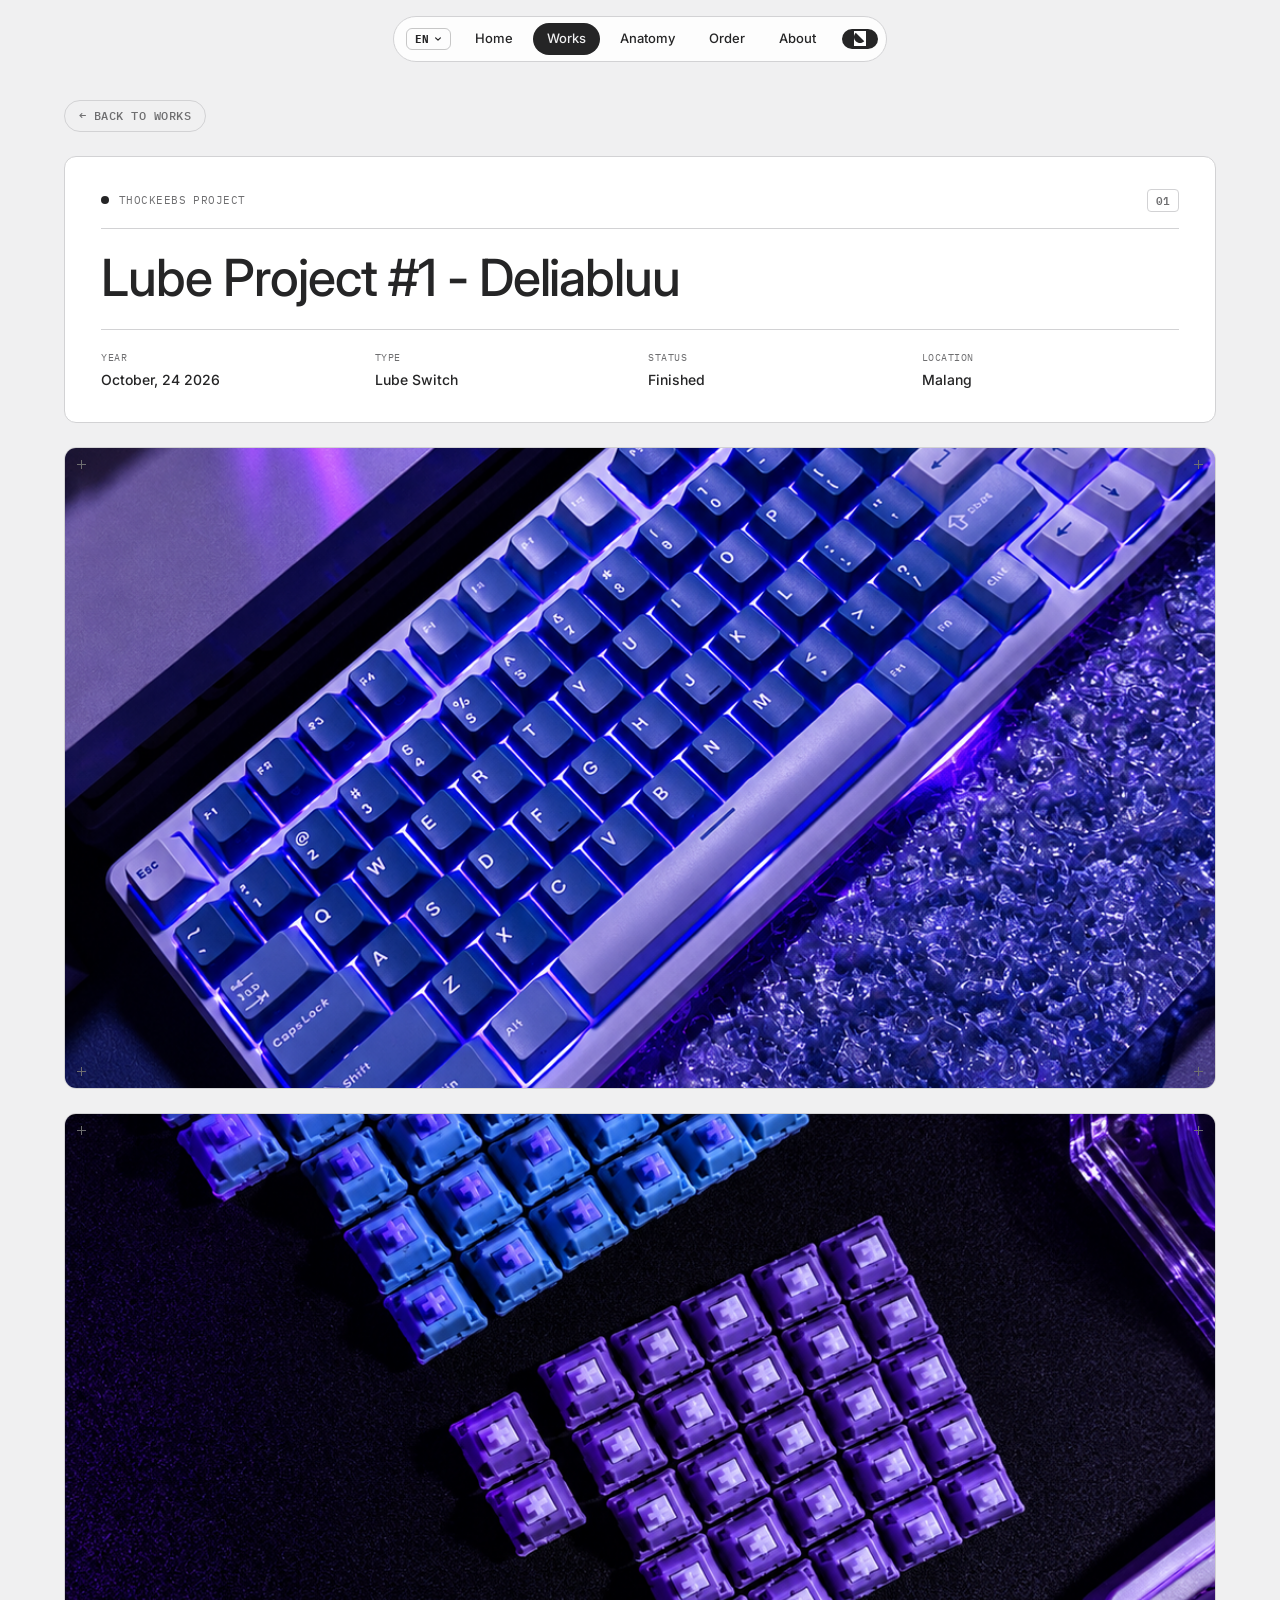
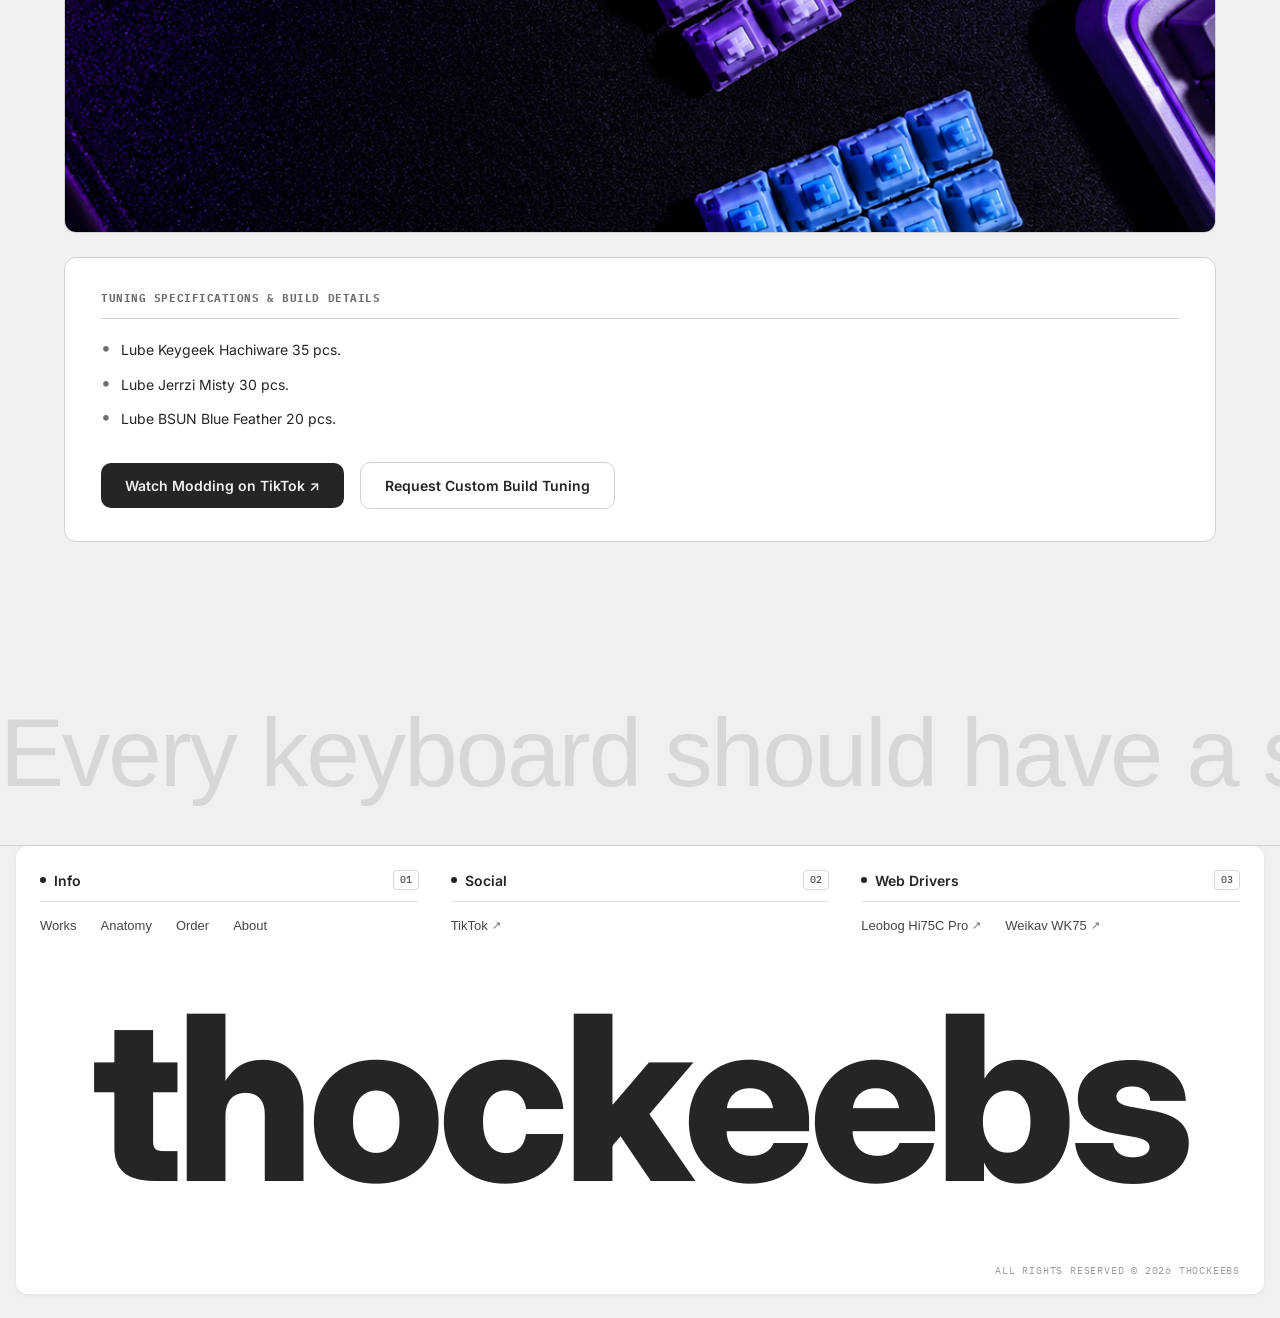
<file: works-project-1.html>
<!DOCTYPE html>
<html lang="en" class="light-theme" data-theme="light">
<head>
  <meta charset="utf-8">
  <meta name="viewport" content="width=device-width, initial-scale=1">
  <title>Lube Project #1 - Deliabluu — ThocKeebs</title>
  <meta name="description" content="Lube Project #1 - Deliabluu custom switch lubing and modding project by ThocKeebs.">
  <link rel="icon" href="Logo.png">
  <link rel="stylesheet" href="style.css">
  <link rel="preconnect" href="https://fonts.googleapis.com">
  <link rel="preconnect" href="https://fonts.gstatic.com" crossorigin>
  <link href="https://fonts.googleapis.com/css2?family=IBM+Plex+Mono:wght@400;500;600&family=Inter:wght@400;500;600;700&display=swap" rel="stylesheet">
  
  <script>
    (function(){
      var t = localStorage.getItem('thockeebs-theme');
      if (t === 'dark') {
        document.documentElement.classList.remove('light-theme');
        document.documentElement.classList.add('dark-theme');
        document.documentElement.setAttribute('data-theme', 'dark');
      } else {
        document.documentElement.classList.add('light-theme');
        document.documentElement.classList.remove('dark-theme');
        document.documentElement.setAttribute('data-theme', 'light');
      }
    })();
  </script>
  <style id="thoc-instant-light-default">
    :root, html, body {
      background-color: #f0f0f1 !important;
      color: rgb(37, 37, 38) !important;
    }
    html.dark-theme, body.dark-theme {
      background-color: #252526 !important;
      color: rgb(240, 240, 241) !important;
    }
    @media (prefers-color-scheme: dark) {
      html:not(.dark-theme),
      html:not(.dark-theme) body,
      body:not(.dark-theme) {
        --token-b3a4db72-7cd5-441a-86c3-f810b7cadc92: #f0f0f1 !important;
        background-color: #f0f0f1 !important;
        color: #18181b !important;
      }
    }
  </style>

  <style>
    :root {
      --bg-page: rgb(240, 240, 241);
      --bg-card: rgb(255, 255, 255);
      --text-main: rgb(37, 37, 38);
      --text-muted: rgb(110, 110, 112);
      --border-color: rgb(210, 210, 212);
      --accent: rgb(37, 37, 38);
    }
    html.dark-theme,
    body.dark-theme {
      --bg-page: rgb(37, 37, 38);
      --bg-card: rgb(46, 46, 47);
      --text-main: rgb(240, 240, 241);
      --text-muted: rgb(157, 157, 159);
      --border-color: rgb(77, 77, 79);
      --accent: rgb(240, 240, 241);
    }
    html.light-theme,
    body.light-theme {
      --bg-page: rgb(240, 240, 241);
      --bg-card: rgb(255, 255, 255);
      --text-main: rgb(37, 37, 38);
      --text-muted: rgb(110, 110, 112);
      --border-color: rgb(210, 210, 212);
      --accent: rgb(37, 37, 38);
    }
    * {
      box-sizing: border-box;
      margin: 0;
      padding: 0;
    }
    body {
      background-color: var(--bg-page);
      color: var(--text-main);
      font-family: 'Inter', -apple-system, BlinkMacSystemFont, sans-serif;
      transition: background-color 0.25s ease, color 0.25s ease;
      min-height: 100vh;
      overflow-x: hidden;
    }
    a {
      color: inherit;
      text-decoration: none;
    }

    /* Floating Pill Nav */
    .nav-wrap {
      position: fixed;
      top: 16px;
      left: 0;
      right: 0;
      z-index: 100;
      display: flex;
      justify-content: center;
      padding: 0 16px;
      pointer-events: none;
    }
    .nav-pill {
      pointer-events: auto;
      display: flex;
      align-items: center;
      gap: 6px;
      background: rgba(30, 30, 30, 0.75);
      backdrop-filter: blur(16px);
      -webkit-backdrop-filter: blur(16px);
      border: 1px solid var(--border-color);
      border-radius: 9999px;
      padding: 6px 8px;
    }
    body.light-theme .nav-pill {
      background: rgba(255, 255, 255, 0.85);
    }
    .nav-link {
      padding: 6px 14px;
      font-size: 13px;
      font-weight: 500;
      border-radius: 9999px;
      color: var(--text-main);
      transition: all 0.2s ease;
    }
    .nav-link:hover {
      background: rgba(255, 255, 255, 0.1);
    }
    body.light-theme .nav-link:hover {
      background: rgba(0, 0, 0, 0.06);
    }
    .nav-link.active {
      background: var(--text-main);
      color: var(--bg-page);
    }
    .theme-toggle-btn {
      width: 36px;
      height: 20px;
      border-radius: 10px;
      background: var(--border-color);
      position: relative;
      cursor: pointer;
      border: none;
      margin-left: 6px;
    }
    .theme-toggle-knob {
      width: 16px;
      height: 16px;
      border-radius: 50%;
      background: #fff;
      position: absolute;
      top: 2px;
      left: 2px;
      transition: transform 0.2s ease;
    }
    body.light-theme .theme-toggle-knob {
      transform: translateX(16px);
      background: #252526;
    }

    /* Main Container */
    .project-container {
      max-width: 1200px;
      margin: 0 auto;
      padding: 100px 24px 60px;
    }

    /* Back Link */
    .back-nav {
      margin-bottom: 24px;
    }
    .back-btn {
      display: inline-flex;
      align-items: center;
      gap: 8px;
      font-family: 'IBM Plex Mono', monospace;
      font-size: 12px;
      font-weight: 500;
      text-transform: uppercase;
      letter-spacing: 0.04em;
      color: var(--text-muted);
      border: 1px solid var(--border-color);
      padding: 6px 14px;
      border-radius: 9999px;
      transition: all 0.2s ease;
    }
    .back-btn:hover {
      color: var(--text-main);
      border-color: var(--text-main);
    }

    /* Project Header */
    .project-header {
      border: 1px solid var(--border-color);
      border-radius: 12px;
      padding: 32px 36px;
      background: var(--bg-card);
      margin-bottom: 24px;
      position: relative;
    }
    .project-header-top {
      display: flex;
      justify-content: space-between;
      align-items: center;
      margin-bottom: 20px;
      border-bottom: 1px solid var(--border-color);
      padding-bottom: 16px;
    }
    .project-num {
      font-family: 'IBM Plex Mono', monospace;
      font-size: 11px;
      font-weight: 600;
      color: var(--text-muted);
      border: 1px solid var(--border-color);
      padding: 2px 8px;
      border-radius: 4px;
    }
    .project-title {
      font-size: clamp(2rem, 4vw, 3.5rem);
      font-weight: 500;
      letter-spacing: -0.02em;
      line-height: 1.1;
      margin-bottom: 16px;
    }
    .project-meta-grid {
      display: grid;
      grid-template-columns: repeat(auto-fit, minmax(180px, 1fr));
      gap: 16px;
      margin-top: 24px;
      padding-top: 20px;
      border-top: 1px solid var(--border-color);
    }
    .meta-item {
      display: flex;
      flex-direction: column;
      gap: 4px;
    }
    .meta-label {
      font-family: 'IBM Plex Mono', monospace;
      font-size: 10px;
      text-transform: uppercase;
      color: var(--text-muted);
      letter-spacing: 0.05em;
    }
    .meta-val {
      font-size: 14px;
      font-weight: 500;
      color: var(--text-main);
    }

    /* Showcase Image */
    .showcase-card {
      border: 1px solid var(--border-color);
      border-radius: 12px;
      overflow: hidden;
      background: var(--bg-card);
      margin-bottom: 24px;
      position: relative;
    }
    .showcase-img-wrap {
      width: 100%;
      aspect-ratio: 16 / 10;
      max-height: 640px;
      overflow: hidden;
      position: relative;
    }
    .showcase-img {
      width: 100%;
      height: 100%;
      object-fit: cover;
      object-position: center;
      display: block;
    }

    /* Corner Cross Decoration */
    .cross {
      position: absolute;
      width: 9px;
      height: 9px;
      pointer-events: none;
    }
    .cross::before, .cross::after {
      content: '';
      position: absolute;
      background: var(--text-muted);
    }
    .cross::before {
      top: 0; left: 4px; width: 1px; height: 9px;
    }
    .cross::after {
      top: 4px; left: 0; width: 9px; height: 1px;
    }
    .cross-tl { top: 12px; left: 12px; }
    .cross-tr { top: 12px; right: 12px; }
    .cross-bl { bottom: 12px; left: 12px; }
    .cross-br { bottom: 12px; right: 12px; }

    /* Secondary Gallery Grid */
    .gallery-grid {
      display: grid;
      grid-template-columns: repeat(auto-fit, minmax(320px, 1fr));
      gap: 20px;
      margin-bottom: 24px;
    }
    .gallery-card {
      border: 1px solid var(--border-color);
      border-radius: 12px;
      overflow: hidden;
      background: var(--bg-card);
      aspect-ratio: 16 / 10;
      position: relative;
    }
    .gallery-card img {
      width: 100%;
      height: 100%;
      object-fit: cover;
      display: block;
    }

    /* Specs & Modding Notes */
    .specs-card {
      border: 1px solid var(--border-color);
      border-radius: 12px;
      padding: 32px 36px;
      background: var(--bg-card);
      margin-bottom: 40px;
      display: flex;
      flex-direction: column;
      gap: 20px;
    }
    .specs-heading {
      font-family: 'IBM Plex Mono', monospace;
      font-size: 11px;
      text-transform: uppercase;
      letter-spacing: 0.05em;
      color: var(--text-muted);
      border-bottom: 1px solid var(--border-color);
      padding-bottom: 12px;
    }
    .specs-list {
      list-style: none;
      display: flex;
      flex-direction: column;
      gap: 12px;
    }
    .specs-list li {
      font-size: 14px;
      line-height: 1.6;
      color: var(--text-main);
      display: flex;
      align-items: flex-start;
      gap: 10px;
    }
    .specs-list li::before {
      content: '•';
      color: var(--text-muted);
      font-size: 18px;
      line-height: 1;
    }

    /* Action CTA */
    .action-row {
      display: flex;
      gap: 16px;
      flex-wrap: wrap;
      align-items: center;
      margin-top: 12px;
    }
    .cta-btn-primary {
      display: inline-flex;
      align-items: center;
      gap: 8px;
      background: var(--text-main);
      color: var(--bg-page);
      font-weight: 600;
      font-size: 14px;
      padding: 12px 24px;
      border-radius: 10px;
      transition: transform 0.2s ease, opacity 0.2s ease;
    }
    .cta-btn-primary:hover {
      transform: translateY(-2px);
      opacity: 0.92;
    }

    /* Footer */
    footer {
      border-top: 1px solid var(--border-color);
      padding: 48px 24px;
      max-width: 1200px;
      margin: 0 auto;
    }
    .footer-content {
      display: flex;
      justify-content: space-between;
      gap: 32px;
      flex-wrap: wrap;
      margin-bottom: 32px;
    }
    .footer-col {
      display: flex;
      flex-direction: column;
      gap: 12px;
    }
    .footer-col-head {
      display: flex;
      align-items: center;
      gap: 8px;
      font-family: 'IBM Plex Mono', monospace;
      font-size: 11px;
      text-transform: uppercase;
      color: var(--text-muted);
    }
    .footer-links {
      display: flex;
      gap: 20px;
      flex-wrap: wrap;
    }
    .footer-links a {
      font-size: 14px;
      color: var(--text-main);
      transition: opacity 0.2s ease;
    }
    .footer-links a:hover {
      opacity: 0.7;
    }
    .footer-logo {
      width: 100%;
      text-align: center;
      font-size: clamp(3rem, 12vw, 10rem);
      font-weight: 800;
      letter-spacing: -0.04em;
      line-height: 0.9;
      color: var(--text-main);
      margin: 24px 0 16px;
      user-select: none;
    }
    .footer-copy {
      text-align: right;
      font-family: 'IBM Plex Mono', monospace;
      font-size: 10px;
      color: var(--text-muted);
      letter-spacing: 0.05em;
    }
  </style>
<style>
  /* --- CLEAN THOCKEEBS FOOTER --- */
  .thockeebs-footer-wrapper {
    width: 100%;
    max-width: 100%;
    box-sizing: border-box;
    padding: 0 16px 24px 16px;
    margin-top: 48px;
    position: relative;
    z-index: 10;
  }
  .thockeebs-footer-card {
    width: 100%;
    background-color: #252526;
    border-radius: 12px;
    padding: 24px 24px 16px 24px;
    display: flex;
    flex-direction: column;
    color: #f0f0f1;
    box-sizing: border-box;
    transition: background-color 0.2s ease, color 0.2s ease;
  }
  body.light-theme .thockeebs-footer-card {
    background-color: #ffffff !important;
    color: #252526 !important;
    box-shadow: 0 1px 4px rgba(0,0,0,0.06);
  }
  .thockeebs-footer-nav {
    display: grid;
    grid-template-columns: 1fr 1fr;
    gap: 32px;
    width: 100%;
  }
  @media (max-width: 768px) {
    .thockeebs-footer-nav {
      grid-template-columns: 1fr;
      gap: 20px;
    }
  }
  .thockeebs-footer-column {
    display: flex;
    flex-direction: column;
    width: 100%;
  }
  .thockeebs-footer-head {
    display: flex;
    justify-content: space-between;
    align-items: center;
    padding-bottom: 10px;
    border-bottom: 1px solid rgba(255, 255, 255, 0.12);
    margin-bottom: 14px;
  }
  body.light-theme .thockeebs-footer-head {
    border-bottom-color: rgba(0, 0, 0, 0.1) !important;
  }
  .thockeebs-footer-heading {
    display: flex;
    align-items: center;
    gap: 8px;
    font-size: 14px;
    font-weight: 600;
    color: inherit;
  }
  .thockeebs-footer-dot {
    width: 6px;
    height: 6px;
    border-radius: 50%;
    background-color: currentColor;
    display: inline-block;
  }
  .thockeebs-footer-num {
    font-family: 'IBM Plex Mono', monospace;
    font-size: 10px;
    font-weight: 500;
    padding: 2px 6px;
    border: 1px solid rgba(255, 255, 255, 0.2);
    border-radius: 4px;
    color: inherit;
    opacity: 0.8;
    line-height: 14px;
  }
  body.light-theme .thockeebs-footer-num {
    border-color: rgba(0, 0, 0, 0.2) !important;
  }
  .thockeebs-footer-links {
    display: flex;
    flex-direction: row;
    flex-wrap: wrap;
    gap: 24px;
    align-items: center;
  }
  .thockeebs-footer-link {
    font-family: -apple-system, BlinkMacSystemFont, "Segoe UI", Roboto, sans-serif;
    font-size: 13px;
    font-weight: 500;
    color: inherit;
    text-decoration: none;
    opacity: 0.85;
    display: inline-flex;
    align-items: center;
    gap: 4px;
    transition: opacity 0.15s ease;
  }
  .thockeebs-footer-link:hover {
    opacity: 1;
  }
  .thockeebs-external-arrow {
    font-size: 11px;
    opacity: 0.8;
  }
  .thockeebs-footer-brand {
    width: 100%;
    display: flex;
    justify-content: center;
    align-items: center;
    margin: 28px 0 12px 0;
    user-select: none;
  }
  .thockeebs-footer-brand svg {
    width: 100%;
    max-width: 1200px;
    height: auto;
    display: block;
  }
  .thockeebs-footer-bottom {
    display: flex;
    justify-content: flex-end;
    align-items: center;
    padding-top: 8px;
  }
  .thockeebs-footer-credits {
    font-family: 'IBM Plex Mono', monospace;
    font-size: 10px;
    font-weight: 400;
    letter-spacing: 0.08em;
    text-transform: uppercase;
    color: inherit;
    opacity: 0.45;
  }
</style>
<style id="thockeebs-universal-style">

  /* --- RUNNING TEXT MARQUEE --- */
  .thockeebs-ticker-wrapper {
    width: 100%;
    overflow: hidden;
    user-select: none;
    pointer-events: none;
    display: flex;
    align-items: center;
    padding: 24px 0 12px 0;
    margin-top: 32px;
    margin-bottom: 0px;
    position: relative;
    z-index: 5;
    background: transparent !important;
  }
  .thockeebs-ticker-track {
    display: flex;
    width: max-content;
    white-space: nowrap;
    animation: thockeebs-ticker-marquee 36s linear infinite;
    will-change: transform;
  }
  .thockeebs-ticker-content {
    display: flex;
    white-space: nowrap;
    align-items: center;
    flex-shrink: 0;
  }
  .thockeebs-ticker-content span {
    font-family: 'Satoshi', -apple-system, BlinkMacSystemFont, "Segoe UI", Roboto, sans-serif;
    font-size: 96px;
    font-weight: 400;
    line-height: 1.15;
    letter-spacing: -0.02em;
    color: rgb(60, 60, 61);
    padding-right: 48px;
    display: inline-block;
    transition: color 0.2s ease;
  }
  body.light-theme .thockeebs-ticker-content span,
  html.light-theme .thockeebs-ticker-content span {
    color: rgb(215, 215, 218) !important;
  }
  @keyframes thockeebs-ticker-marquee {
    0% {
      transform: translate3d(0, 0, 0);
    }
    100% {
      transform: translate3d(-50%, 0, 0);
    }
  }
  @media (max-width: 768px) {
    .thockeebs-ticker-content span {
      font-size: 56px;
      padding-right: 32px;
    }
    .thockeebs-ticker-wrapper {
      padding: 16px 0 8px 0;
      margin-top: 20px;
    }
  }

  /* --- SEAMLESS FOOTER BACKGROUND & CARD ELEVATION --- */
  :root, html, body {
    background-color: #f0f0f1 !important;
  }
  html.light-theme, body.light-theme {
    background-color: #f0f0f1 !important;
  }
  #main {
    background-color: transparent !important;
  }
  .thockeebs-footer-wrapper {
    background-color: transparent !important;
    margin-top: 24px !important;
  }
  .thockeebs-footer-card {
    background-color: #2e2e2f !important;
    border-radius: 12px !important;
  }
  body.light-theme .thockeebs-footer-card,
  html.light-theme .thockeebs-footer-card {
    background-color: #ffffff !important;
    color: #252526 !important;
  }

  /* --- SELECTED WORKS THUMBNAIL ZOOM ON HOVER --- */
  .framer-1wihtfr {
    overflow: hidden !important;
    border-radius: 4px;
  }
  .framer-1wihtfr img {
    transition: transform 0.45s cubic-bezier(0.16, 1, 0.3, 1) !important;
    will-change: transform;
  }
  .framer-omK0L:hover .framer-1wihtfr img,
  .framer-1wihtfr:hover img {
    transform: scale(1.05) !important;
  }

  /* --- STATIC HERO 3D MODEL --- */
  #hero-3d-model {
    transform: none !important;
    transition: none !important;
    pointer-events: none !important;
  }



/* --- CRITICAL: PREVENT CLIPPING OF DROPDOWN IN NAV --- */
nav,
nav.framer-yfoBI,
.framer-yfoBI,
.framer-1rw6cnj,
.framer-1miupp3-container,
.framer-8qYMR,
.framer-vzzjgp-container,
.thoc-nav-pill,
.nav-pill,
.thoc-header-nav-wrap,
header.thoc-header {
  overflow: visible !important;
}

.thoc-lang-slot {
  position: relative !important;
  display: inline-flex !important;
  align-items: center !important;
  padding: 0 4px !important;
  height: 100% !important;
  overflow: visible !important;
}

.lang-dropdown-menu {
  display: none !important;
  position: absolute !important;
  top: calc(100% + 8px) !important;
  left: 50% !important;
  transform: translateX(-50%) !important;
  background: #2e2e2f !important;
  border: 1px solid rgba(255, 255, 255, 0.15) !important;
  border-radius: 8px !important;
  padding: 4px !important;
  box-shadow: 0 10px 28px rgba(0, 0, 0, 0.5) !important;
  z-index: 999999 !important;
  min-width: 58px !important;
  flex-direction: column !important;
  gap: 2px !important;
}

.lang-dropdown-menu::before {
  content: '';
  position: absolute;
  top: -10px;
  left: 0;
  right: 0;
  height: 10px;
}

.lang-dropdown-menu.show,
.thoc-lang-slot:hover .lang-dropdown-menu {
  display: flex !important;
}

body.light-theme .lang-dropdown-menu,
html.light-theme .lang-dropdown-menu {
  background: #ffffff !important;
  border-color: rgba(0, 0, 0, 0.15) !important;
  box-shadow: 0 10px 28px rgba(0, 0, 0, 0.15) !important;
}



/* ==========================================================================
   MOBILE & TABLET FLOATING BOTTOM NAVIGATION SYSTEM
   ========================================================================== */

.thoc-floating-bottom-dock {
  position: fixed !important;
  bottom: calc(16px + env(safe-area-inset-bottom, 0px)) !important;
  left: 50% !important;
  transform: translateX(-50%) !important;
  z-index: 9999999 !important;
  width: auto !important;
  max-width: calc(100vw - 20px) !important;
  display: flex !important;
  justify-content: center !important;
  pointer-events: auto !important;
}

@media (max-width: 1024px) {
  body,
  .order-page-wrapper,
  .thockeebs-order-main,
  .specs-container,
  main {
    padding-bottom: 96px !important;
  }

  .thockeebs-footer-wrapper {
    padding-bottom: 84px !important;
  }

  .framer-pp1166,
  .framer-1jxsex,
  .framer-191rsai,
  .framer-dab3n6,
  .framer-1qeblen,
  .framer-1h3wbzo,
  .framer-1lqsopg,
  .framer-ios6cf,
  .framer-yfoBI .framer-onii75,
  [data-framer-name="Toggle"].framer-pp1166,
  .framer-vzzjgp-container .ssr-variant:not(:first-child) {
    display: none !important;
  }

  .framer-vzzjgp-container .ssr-variant:first-child {
    display: block !important;
  }

  .framer-vzzjgp-container .framer-1miupp3-container,
  .framer-vzzjgp-container .framer-8qYMR {
    display: none !important;
  }

  .framer-yfoBI.framer-1rw6cnj {
    width: 100% !important;
    max-width: 100% !important;
    padding: 12px 16px !important;
    justify-content: space-between !important;
    overflow: visible !important;
  }

  .framer-1rketen {
    display: flex !important;
    overflow: visible !important;
  }

  .thoc-floating-bottom-dock .framer-8qYMR,
  .thoc-floating-bottom-dock .thoc-nav-pill,
  .thoc-floating-bottom-dock .nav-pill {
    background: rgba(30, 30, 32, 0.88) !important;
    backdrop-filter: blur(20px) saturate(180%) !important;
    -webkit-backdrop-filter: blur(20px) saturate(180%) !important;
    border: 1px solid rgba(255, 255, 255, 0.15) !important;
    box-shadow: 0 10px 32px rgba(0, 0, 0, 0.55), 0 2px 8px rgba(0, 0, 0, 0.3) !important;
    border-radius: 9999px !important;
    padding: 4px 6px !important;
    gap: 3px !important;
    display: flex !important;
    align-items: center !important;
    justify-content: center !important;
    height: auto !important;
    margin: 0 !important;
    overflow: visible !important;
  }

  body.light-theme .thoc-floating-bottom-dock .framer-8qYMR,
  html.light-theme .thoc-floating-bottom-dock .framer-8qYMR,
  body.light-theme .thoc-floating-bottom-dock .thoc-nav-pill,
  html.light-theme .thoc-floating-bottom-dock .thoc-nav-pill,
  body.light-theme .thoc-floating-bottom-dock .nav-pill,
  html.light-theme .thoc-floating-bottom-dock .nav-pill {
    background: rgba(255, 255, 255, 0.92) !important;
    border-color: rgba(0, 0, 0, 0.12) !important;
    box-shadow: 0 10px 32px rgba(0, 0, 0, 0.15), 0 2px 8px rgba(0, 0, 0, 0.08) !important;
  }

  .thoc-floating-bottom-dock .framer-1recba8-container,
  .thoc-floating-bottom-dock .framer-1se3ac9-container,
  .thoc-floating-bottom-dock .framer-wi4r6e-container,
  .thoc-floating-bottom-dock .framer-zny3c4-container,
  .thoc-floating-bottom-dock .thoc-nav-link,
  .thoc-floating-bottom-dock .nav-link {
    height: 34px !important;
    display: flex !important;
    align-items: center !important;
  }

  .thoc-floating-bottom-dock .framer-8qYMR a,
  .thoc-floating-bottom-dock .thoc-nav-link,
  .thoc-floating-bottom-dock .nav-link {
    padding: 6px 11px !important;
    --ewxefe: 6px 11px 6px 11px !important;
    font-size: 11px !important;
    border-radius: 9999px !important;
    white-space: nowrap !important;
    display: flex !important;
    align-items: center !important;
    justify-content: center !important;
  }

  .thoc-floating-bottom-dock .thoc-lang-slot {
    height: 34px !important;
    padding: 0 2px !important;
    display: inline-flex !important;
    align-items: center !important;
  }

  .thoc-floating-bottom-dock .lang-toggle-btn {
    padding: 3px 6px !important;
    font-size: 10px !important;
    border-radius: 9999px !important;
    line-height: 12px !important;
  }

  .thoc-floating-bottom-dock .lang-dropdown-menu {
    top: auto !important;
    bottom: calc(100% + 10px) !important;
    box-shadow: 0 -10px 28px rgba(0, 0, 0, 0.5) !important;
  }

  .thoc-floating-bottom-dock .lang-dropdown-menu::before {
    top: auto !important;
    bottom: -12px !important;
    height: 12px !important;
  }

  .thoc-floating-bottom-dock .framer-mlk3nv,
  .thoc-floating-bottom-dock .thoc-theme-toggle-slot {
    height: 34px !important;
    padding: 0 4px !important;
    display: flex !important;
    align-items: center !important;
  }

  .thoc-floating-bottom-dock .theme-toggle-btn {
    width: 32px !important;
    height: 18px !important;
  }

  .thoc-floating-bottom-dock .theme-toggle-btn span {
    width: 14px !important;
    height: 14px !important;
  }

  body.light-theme .thoc-floating-bottom-dock .theme-toggle-btn span,
  html.light-theme .thoc-floating-bottom-dock .theme-toggle-btn span {
    left: 16px !important;
  }

  .order-layout-grid {
    grid-template-columns: 1fr !important;
    gap: 28px !important;
  }

  .order-summary-column {
    position: static !important;
    width: 100% !important;
  }

  .order-hero-head {
    margin-bottom: 28px !important;
  }

  .order-title {
    font-size: clamp(1.8rem, 6.5vw, 2.5rem) !important;
  }

  .order-subtitle {
    font-size: 13.5px !important;
    padding: 0 8px !important;
  }

  .order-card-section {
    padding: 18px 16px !important;
  }

  .order-presets-row {
    flex-wrap: wrap !important;
    gap: 6px !important;
  }

  .order-preset-btn {
    flex: 1 1 calc(33.333% - 6px) !important;
    min-width: 80px !important;
    padding: 8px 4px !important;
    font-size: 11px !important;
  }

  .order-inputs-grid {
    grid-template-columns: 1fr !important;
  }

  .framer-9dzp8s {
    flex-direction: column !important;
    gap: 24px !important;
  }

  .framer-9dzp8s > .ssr-variant {
    flex: 1 1 100% !important;
    width: 100% !important;
    min-width: 100% !important;
  }

  .framer-Dr0Bl,
  .framer-1p3ue85 {
    height: auto !important;
    min-height: auto !important;
    padding-top: 60px !important;
  }

  .thoc-header {
    padding: 12px 16px !important;
  }

  .thoc-header-nav-wrap {
    justify-content: space-between !important;
  }
}

@media (max-width: 380px) {
  .thoc-floating-bottom-dock .framer-8qYMR a,
  .thoc-floating-bottom-dock .thoc-nav-link,
  .thoc-floating-bottom-dock .nav-link {
    padding: 5px 8px !important;
    --ewxefe: 5px 8px 5px 8px !important;
    font-size: 10px !important;
  }

  .thoc-floating-bottom-dock .lang-toggle-btn {
    padding: 2px 5px !important;
    font-size: 9.5px !important;
  }

  .thoc-floating-bottom-dock .theme-toggle-btn {
    width: 28px !important;
    height: 16px !important;
  }

  .thoc-floating-bottom-dock .theme-toggle-btn span {
    width: 12px !important;
    height: 12px !important;
  }

  body.light-theme .thoc-floating-bottom-dock .theme-toggle-btn span,
  html.light-theme .thoc-floating-bottom-dock .theme-toggle-btn span {
    left: 14px !important;
  }
}
</style>
  <link rel="stylesheet" href="drivers.css">
</head>
<body class="light-theme" data-theme="light" toggle-theme="light">

  <!-- Nav -->
  <header class="nav-wrap">
    <nav class="nav-pill">
      <div class="thoc-lang-slot" style="position:relative;display:flex;align-items:center;padding:0 4px;height:100%;">
  <button type="button" class="lang-toggle-btn" aria-label="Select language" aria-expanded="false">
    <span class="lang-current-label">EN</span>
    <svg class="lang-chevron" width="8" height="8" viewBox="0 0 10 10" fill="currentColor" style="margin-left:4px;display:inline-block;transition:transform 0.2s;"><path d="M2 3.5L5 6.5L8 3.5" stroke="currentColor" stroke-width="1.5" stroke-linecap="round" stroke-linejoin="round" fill="none"/></svg>
  </button>
  <div class="lang-dropdown-menu">
    <button type="button" class="lang-opt-btn" data-lang="en">EN</button>
    <button type="button" class="lang-opt-btn" data-lang="id">ID</button>
  </div>
</div>
      <a href="./" class="nav-link" data-i18n="nav.home">Home</a>
      <a href="works" class="nav-link active" data-i18n="nav.works">Works</a>
      <a href="anatomy" class="nav-link" data-i18n="nav.anatomy">Anatomy</a>
      <a href="order" class="nav-link" data-i18n="nav.order">Order</a>
      <a href="about" class="nav-link" data-i18n="nav.about">About</a>
      
      <button class="theme-toggle-btn" aria-label="Toggle light/dark theme">
        <span>
          <svg fill="#252526" width="12" height="12" viewBox="0 0 16 16">
            <path d="M2.34316 13.6569C5.46736 16.781 10.5327 16.781 13.6569 13.6569L2.34316 2.34315C-0.78103 5.46734 -0.78103 10.5327 2.34316 13.6569Z"/>
          </svg>
        </span>
      </button>
    </nav>
  </header>

  <!-- Project Container -->
  <main class="project-container">
    <div class="back-nav">
      <a href="works" class="back-btn">← Back to Works</a>
    </div>

    <!-- Header -->
    <header class="project-header">
      <div class="project-header-top">
        <div style="display:flex;align-items:center;gap:10px;">
          <span style="width:8px;height:8px;border-radius:50%;background:var(--text-main);"></span>
          <span style="font-family:'IBM Plex Mono',monospace;font-size:11px;text-transform:uppercase;color:var(--text-muted);letter-spacing:0.04em;">ThocKeebs Project</span>
        </div>
        <span class="project-num">01</span>
      </div>

      <h1 class="project-title">Lube Project #1 - Deliabluu</h1>

      <div class="project-meta-grid">
        <div class="meta-item">
          <span class="meta-label">Year</span>
          <span class="meta-val">October, 24 2026</span>
        </div>
        <div class="meta-item">
          <span class="meta-label">Type</span>
          <span class="meta-val">Lube Switch</span>
        </div>
        <div class="meta-item">
          <span class="meta-label">Status</span>
          <span class="meta-val">Finished</span>
        </div>
        <div class="meta-item">
          <span class="meta-label">Location</span>
          <span class="meta-val">Malang</span>
        </div>
      </div>
    </header>

    <!-- Main Showcase Card -->
    <section class="showcase-card">
      <div class="showcase-img-wrap">
        <img class="showcase-img" src="Photo/Project 1/02.png" alt="Lube Project #1">
      </div>
      <div class="cross cross-tl"></div>
      <div class="cross cross-tr"></div>
      <div class="cross cross-bl"></div>
      <div class="cross cross-br"></div>
    </section>

    <!-- Gallery / Secondary photo -->
    <section class="gallery-grid">
      <div class="gallery-card">
        <img src="Photo/Project 1/01.png" alt="Lube Project #1 view 2">
        <div class="cross cross-tl"></div>
        <div class="cross cross-tr"></div>
      </div>
    </section>

    <!-- Specs & Details -->
    <section class="specs-card">
      <h3 class="specs-heading" data-i18n="works.specs.heading">Tuning Specifications & Build Details</h3>
            <ul class="specs-list">
        <li>Lube Keygeek Hachiware 35 pcs.</li>
        <li>Lube Jerrzi Misty 30 pcs.</li>
        <li>Lube BSUN Blue Feather 20 pcs.</li>
      </ul>

      <div class="action-row">
        <a href="https://vt.tiktok.com/ZSpUfwdK5/" target="_blank" rel="noopener noreferrer" class="cta-btn-primary">
          Watch Modding on TikTok ↗
        </a>
        <a href="order" class="cta-btn-primary" style="background:transparent;border:1px solid var(--border-color);color:var(--text-main);">
          Request Custom Build Tuning
        </a>
      </div>
    </section>
  </main>

  <!-- Footer -->
  <div class="thockeebs-ticker-wrapper" aria-hidden="true">
  <div class="thockeebs-ticker-track">
    <div class="thockeebs-ticker-content">
      <span>Every keyboard should have a story to tell.</span>
      <span>Every keyboard should have a story to tell.</span>
      <span>Every keyboard should have a story to tell.</span>
      <span>Every keyboard should have a story to tell.</span>
    </div>
    <div class="thockeebs-ticker-content" aria-hidden="true">
      <span>Every keyboard should have a story to tell.</span>
      <span>Every keyboard should have a story to tell.</span>
      <span>Every keyboard should have a story to tell.</span>
      <span>Every keyboard should have a story to tell.</span>
    </div>
  </div>
</div>
<footer class="thockeebs-footer-wrapper" id="thoc-web-drivers">
  <div class="thockeebs-footer-card">
    <div class="thockeebs-footer-nav">
      <div class="thockeebs-footer-column">
        <div class="thockeebs-footer-head">
          <div class="thockeebs-footer-heading">
            <span class="thockeebs-footer-dot"></span>
            <span data-i18n="footer.info">Info</span>
          </div>
          <span class="thockeebs-footer-num">01</span>
        </div>
                <div class="thockeebs-footer-links">
          <a href="works" class="thockeebs-footer-link" data-i18n="nav.works">Works</a>
          <a href="anatomy" class="thockeebs-footer-link" data-i18n="nav.anatomy">Anatomy</a>
          <a href="order" class="thockeebs-footer-link" data-i18n="nav.order">Order</a>
          <a href="about" class="thockeebs-footer-link" data-i18n="nav.about">About</a>
        </div>
      </div>

      <div class="thockeebs-footer-column">
        <div class="thockeebs-footer-head">
          <div class="thockeebs-footer-heading">
            <span class="thockeebs-footer-dot"></span>
            <span data-i18n="footer.social">Social</span>
          </div>
          <span class="thockeebs-footer-num">02</span>
        </div>
        <div class="thockeebs-footer-links">
          <a href="https://www.tiktok.com/@thockeebsofficial" target="_blank" rel="noopener noreferrer" class="thockeebs-footer-link">
            <span>TikTok</span>
            <span class="thockeebs-external-arrow">↗</span>
          </a>
        </div>
      </div>
    
      <div class="thockeebs-footer-column">
        <div class="thockeebs-footer-head">
          <div class="thockeebs-footer-heading">
            <span class="thockeebs-footer-dot"></span>
            <span data-i18n="footer.drivers">Web Drivers</span>
          </div>
          <span class="thockeebs-footer-num">03</span>
        </div>
        <div class="thockeebs-footer-links">
          <a href="https://open-leobog.vercel.app" target="_blank" rel="noopener noreferrer" class="thockeebs-footer-link" title="Leobog Hi75C Pro Web Driver">
            <span>Leobog Hi75C Pro</span>
            <span class="thockeebs-external-arrow">↗</span>
          </a>
          <a href="https://openweikav.vercel.app" target="_blank" rel="noopener noreferrer" class="thockeebs-footer-link" title="Weikav WK75 Web Driver">
            <span>Weikav WK75</span>
            <span class="thockeebs-external-arrow">↗</span>
          </a>
        </div>
      </div>
    </div>

    <div class="thockeebs-footer-brand">
      <svg viewBox="0 0 1200 280" xmlns="http://www.w3.org/2000/svg">
        <text x="50%" y="78%" text-anchor="middle" font-family="'Inter', -apple-system, BlinkMacSystemFont, sans-serif" font-weight="800" font-size="230" letter-spacing="-6px" fill="currentColor">thockeebs</text>
      </svg>
    </div>

    <div class="thockeebs-footer-bottom">
      <span class="thockeebs-footer-credits" data-i18n="footer.rights">ALL RIGHTS RESERVED © 2026 THOCKEEBS</span>
    </div>
  </div>
</footer>


  <script src="theme.js"></script>
  <script src="lang.js"></script>
  <script src="drivers.js"></script>
</body>
</html>
</file>
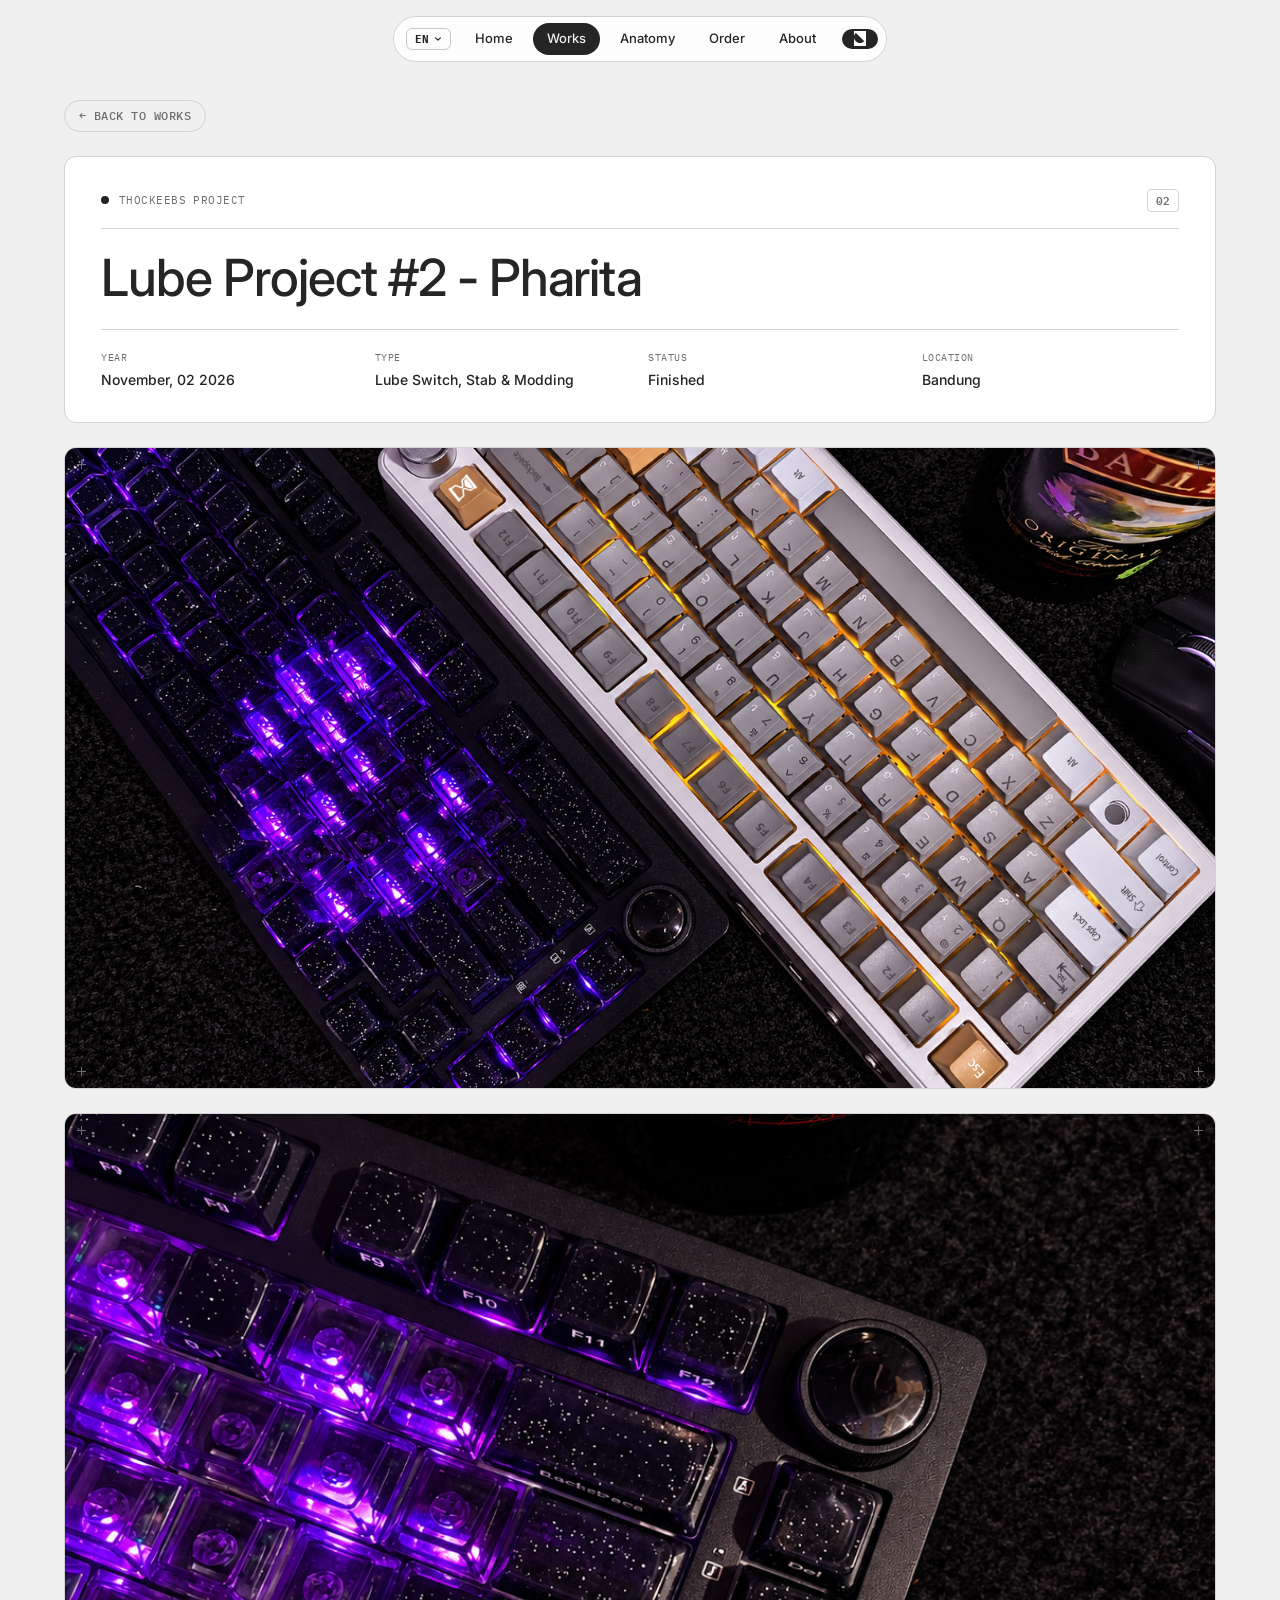
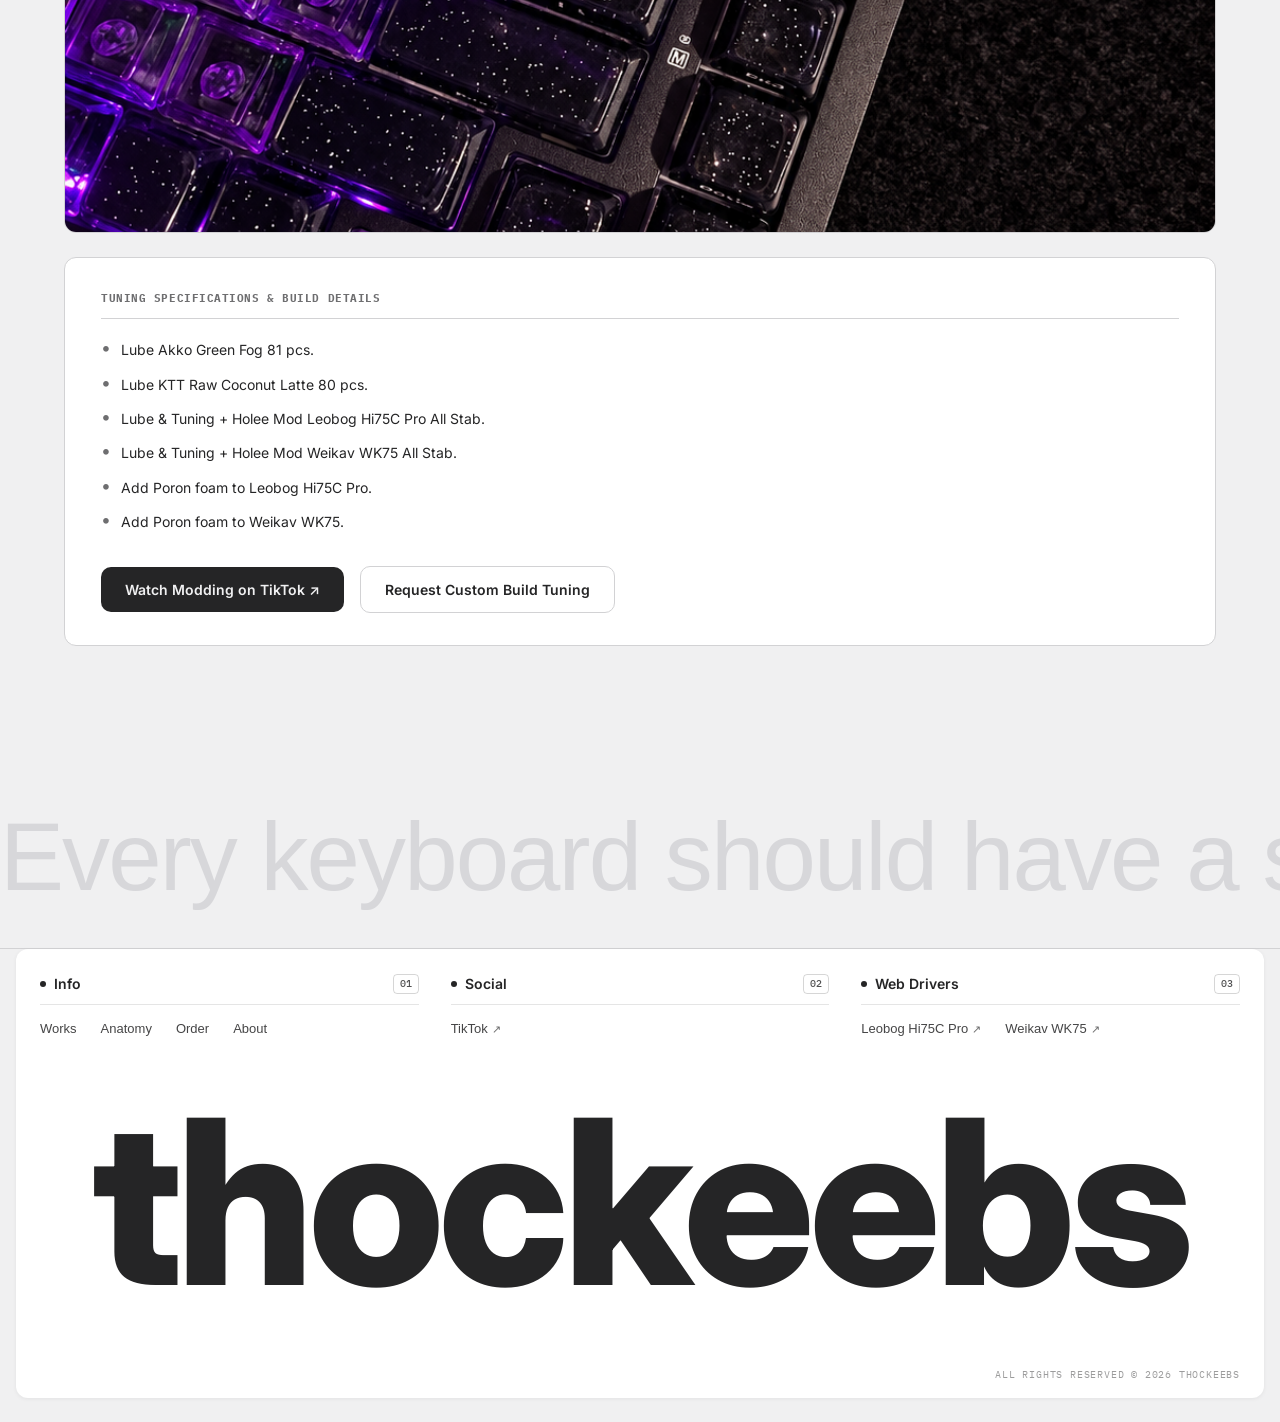
<file: works-project-2.html>
<!DOCTYPE html>
<html lang="en" class="light-theme" data-theme="light">
<head>
  <meta charset="utf-8">
  <meta name="viewport" content="width=device-width, initial-scale=1">
  <title>Lube Project #2 - Pharita — ThocKeebs</title>
  <meta name="description" content="Lube Project #2 - Pharita custom switch lubing and modding project by ThocKeebs.">
  <link rel="icon" href="Logo.png">
  <link rel="stylesheet" href="style.css">
  <link rel="preconnect" href="https://fonts.googleapis.com">
  <link rel="preconnect" href="https://fonts.gstatic.com" crossorigin>
  <link href="https://fonts.googleapis.com/css2?family=IBM+Plex+Mono:wght@400;500;600&family=Inter:wght@400;500;600;700&display=swap" rel="stylesheet">
  
  <script>
    (function(){
      var t = localStorage.getItem('thockeebs-theme');
      if (t === 'dark') {
        document.documentElement.classList.remove('light-theme');
        document.documentElement.classList.add('dark-theme');
        document.documentElement.setAttribute('data-theme', 'dark');
      } else {
        document.documentElement.classList.add('light-theme');
        document.documentElement.classList.remove('dark-theme');
        document.documentElement.setAttribute('data-theme', 'light');
      }
    })();
  </script>
  <style id="thoc-instant-light-default">
    :root, html, body {
      background-color: #f0f0f1 !important;
      color: rgb(37, 37, 38) !important;
    }
    html.dark-theme, body.dark-theme {
      background-color: #252526 !important;
      color: rgb(240, 240, 241) !important;
    }
    @media (prefers-color-scheme: dark) {
      html:not(.dark-theme),
      html:not(.dark-theme) body,
      body:not(.dark-theme) {
        --token-b3a4db72-7cd5-441a-86c3-f810b7cadc92: #f0f0f1 !important;
        background-color: #f0f0f1 !important;
        color: #18181b !important;
      }
    }
  </style>

  <style>
    :root {
      --bg-page: rgb(240, 240, 241);
      --bg-card: rgb(255, 255, 255);
      --text-main: rgb(37, 37, 38);
      --text-muted: rgb(110, 110, 112);
      --border-color: rgb(210, 210, 212);
      --accent: rgb(37, 37, 38);
    }
    html.dark-theme,
    body.dark-theme {
      --bg-page: rgb(37, 37, 38);
      --bg-card: rgb(46, 46, 47);
      --text-main: rgb(240, 240, 241);
      --text-muted: rgb(157, 157, 159);
      --border-color: rgb(77, 77, 79);
      --accent: rgb(240, 240, 241);
    }
    html.light-theme,
    body.light-theme {
      --bg-page: rgb(240, 240, 241);
      --bg-card: rgb(255, 255, 255);
      --text-main: rgb(37, 37, 38);
      --text-muted: rgb(110, 110, 112);
      --border-color: rgb(210, 210, 212);
      --accent: rgb(37, 37, 38);
    }
    * {
      box-sizing: border-box;
      margin: 0;
      padding: 0;
    }
    body {
      background-color: var(--bg-page);
      color: var(--text-main);
      font-family: 'Inter', -apple-system, BlinkMacSystemFont, sans-serif;
      transition: background-color 0.25s ease, color 0.25s ease;
      min-height: 100vh;
      overflow-x: hidden;
    }
    a {
      color: inherit;
      text-decoration: none;
    }

    /* Floating Pill Nav */
    .nav-wrap {
      position: fixed;
      top: 16px;
      left: 0;
      right: 0;
      z-index: 100;
      display: flex;
      justify-content: center;
      padding: 0 16px;
      pointer-events: none;
    }
    .nav-pill {
      pointer-events: auto;
      display: flex;
      align-items: center;
      gap: 6px;
      background: rgba(30, 30, 30, 0.75);
      backdrop-filter: blur(16px);
      -webkit-backdrop-filter: blur(16px);
      border: 1px solid var(--border-color);
      border-radius: 9999px;
      padding: 6px 8px;
    }
    body.light-theme .nav-pill {
      background: rgba(255, 255, 255, 0.85);
    }
    .nav-link {
      padding: 6px 14px;
      font-size: 13px;
      font-weight: 500;
      border-radius: 9999px;
      color: var(--text-main);
      transition: all 0.2s ease;
    }
    .nav-link:hover {
      background: rgba(255, 255, 255, 0.1);
    }
    body.light-theme .nav-link:hover {
      background: rgba(0, 0, 0, 0.06);
    }
    .nav-link.active {
      background: var(--text-main);
      color: var(--bg-page);
    }
    .theme-toggle-btn {
      width: 36px;
      height: 20px;
      border-radius: 10px;
      background: var(--border-color);
      position: relative;
      cursor: pointer;
      border: none;
      margin-left: 6px;
    }
    .theme-toggle-knob {
      width: 16px;
      height: 16px;
      border-radius: 50%;
      background: #fff;
      position: absolute;
      top: 2px;
      left: 2px;
      transition: transform 0.2s ease;
    }
    body.light-theme .theme-toggle-knob {
      transform: translateX(16px);
      background: #252526;
    }

    /* Main Container */
    .project-container {
      max-width: 1200px;
      margin: 0 auto;
      padding: 100px 24px 60px;
    }

    /* Back Link */
    .back-nav {
      margin-bottom: 24px;
    }
    .back-btn {
      display: inline-flex;
      align-items: center;
      gap: 8px;
      font-family: 'IBM Plex Mono', monospace;
      font-size: 12px;
      font-weight: 500;
      text-transform: uppercase;
      letter-spacing: 0.04em;
      color: var(--text-muted);
      border: 1px solid var(--border-color);
      padding: 6px 14px;
      border-radius: 9999px;
      transition: all 0.2s ease;
    }
    .back-btn:hover {
      color: var(--text-main);
      border-color: var(--text-main);
    }

    /* Project Header */
    .project-header {
      border: 1px solid var(--border-color);
      border-radius: 12px;
      padding: 32px 36px;
      background: var(--bg-card);
      margin-bottom: 24px;
      position: relative;
    }
    .project-header-top {
      display: flex;
      justify-content: space-between;
      align-items: center;
      margin-bottom: 20px;
      border-bottom: 1px solid var(--border-color);
      padding-bottom: 16px;
    }
    .project-num {
      font-family: 'IBM Plex Mono', monospace;
      font-size: 11px;
      font-weight: 600;
      color: var(--text-muted);
      border: 1px solid var(--border-color);
      padding: 2px 8px;
      border-radius: 4px;
    }
    .project-title {
      font-size: clamp(2rem, 4vw, 3.5rem);
      font-weight: 500;
      letter-spacing: -0.02em;
      line-height: 1.1;
      margin-bottom: 16px;
    }
    .project-meta-grid {
      display: grid;
      grid-template-columns: repeat(auto-fit, minmax(180px, 1fr));
      gap: 16px;
      margin-top: 24px;
      padding-top: 20px;
      border-top: 1px solid var(--border-color);
    }
    .meta-item {
      display: flex;
      flex-direction: column;
      gap: 4px;
    }
    .meta-label {
      font-family: 'IBM Plex Mono', monospace;
      font-size: 10px;
      text-transform: uppercase;
      color: var(--text-muted);
      letter-spacing: 0.05em;
    }
    .meta-val {
      font-size: 14px;
      font-weight: 500;
      color: var(--text-main);
    }

    /* Showcase Image */
    .showcase-card {
      border: 1px solid var(--border-color);
      border-radius: 12px;
      overflow: hidden;
      background: var(--bg-card);
      margin-bottom: 24px;
      position: relative;
    }
    .showcase-img-wrap {
      width: 100%;
      aspect-ratio: 16 / 10;
      max-height: 640px;
      overflow: hidden;
      position: relative;
    }
    .showcase-img {
      width: 100%;
      height: 100%;
      object-fit: cover;
      object-position: center;
      display: block;
    }

    /* Corner Cross Decoration */
    .cross {
      position: absolute;
      width: 9px;
      height: 9px;
      pointer-events: none;
    }
    .cross::before, .cross::after {
      content: '';
      position: absolute;
      background: var(--text-muted);
    }
    .cross::before {
      top: 0; left: 4px; width: 1px; height: 9px;
    }
    .cross::after {
      top: 4px; left: 0; width: 9px; height: 1px;
    }
    .cross-tl { top: 12px; left: 12px; }
    .cross-tr { top: 12px; right: 12px; }
    .cross-bl { bottom: 12px; left: 12px; }
    .cross-br { bottom: 12px; right: 12px; }

    /* Secondary Gallery Grid */
    .gallery-grid {
      display: grid;
      grid-template-columns: repeat(auto-fit, minmax(320px, 1fr));
      gap: 20px;
      margin-bottom: 24px;
    }
    .gallery-card {
      border: 1px solid var(--border-color);
      border-radius: 12px;
      overflow: hidden;
      background: var(--bg-card);
      aspect-ratio: 16 / 10;
      position: relative;
    }
    .gallery-card img {
      width: 100%;
      height: 100%;
      object-fit: cover;
      display: block;
    }

    /* Specs & Modding Notes */
    .specs-card {
      border: 1px solid var(--border-color);
      border-radius: 12px;
      padding: 32px 36px;
      background: var(--bg-card);
      margin-bottom: 40px;
      display: flex;
      flex-direction: column;
      gap: 20px;
    }
    .specs-heading {
      font-family: 'IBM Plex Mono', monospace;
      font-size: 11px;
      text-transform: uppercase;
      letter-spacing: 0.05em;
      color: var(--text-muted);
      border-bottom: 1px solid var(--border-color);
      padding-bottom: 12px;
    }
    .specs-list {
      list-style: none;
      display: flex;
      flex-direction: column;
      gap: 12px;
    }
    .specs-list li {
      font-size: 14px;
      line-height: 1.6;
      color: var(--text-main);
      display: flex;
      align-items: flex-start;
      gap: 10px;
    }
    .specs-list li::before {
      content: '•';
      color: var(--text-muted);
      font-size: 18px;
      line-height: 1;
    }

    /* Action CTA */
    .action-row {
      display: flex;
      gap: 16px;
      flex-wrap: wrap;
      align-items: center;
      margin-top: 12px;
    }
    .cta-btn-primary {
      display: inline-flex;
      align-items: center;
      gap: 8px;
      background: var(--text-main);
      color: var(--bg-page);
      font-weight: 600;
      font-size: 14px;
      padding: 12px 24px;
      border-radius: 10px;
      transition: transform 0.2s ease, opacity 0.2s ease;
    }
    .cta-btn-primary:hover {
      transform: translateY(-2px);
      opacity: 0.92;
    }

    /* Footer */
    footer {
      border-top: 1px solid var(--border-color);
      padding: 48px 24px;
      max-width: 1200px;
      margin: 0 auto;
    }
    .footer-content {
      display: flex;
      justify-content: space-between;
      gap: 32px;
      flex-wrap: wrap;
      margin-bottom: 32px;
    }
    .footer-col {
      display: flex;
      flex-direction: column;
      gap: 12px;
    }
    .footer-col-head {
      display: flex;
      align-items: center;
      gap: 8px;
      font-family: 'IBM Plex Mono', monospace;
      font-size: 11px;
      text-transform: uppercase;
      color: var(--text-muted);
    }
    .footer-links {
      display: flex;
      gap: 20px;
      flex-wrap: wrap;
    }
    .footer-links a {
      font-size: 14px;
      color: var(--text-main);
      transition: opacity 0.2s ease;
    }
    .footer-links a:hover {
      opacity: 0.7;
    }
    .footer-logo {
      width: 100%;
      text-align: center;
      font-size: clamp(3rem, 12vw, 10rem);
      font-weight: 800;
      letter-spacing: -0.04em;
      line-height: 0.9;
      color: var(--text-main);
      margin: 24px 0 16px;
      user-select: none;
    }
    .footer-copy {
      text-align: right;
      font-family: 'IBM Plex Mono', monospace;
      font-size: 10px;
      color: var(--text-muted);
      letter-spacing: 0.05em;
    }
  </style>
<style>
  /* --- CLEAN THOCKEEBS FOOTER --- */
  .thockeebs-footer-wrapper {
    width: 100%;
    max-width: 100%;
    box-sizing: border-box;
    padding: 0 16px 24px 16px;
    margin-top: 48px;
    position: relative;
    z-index: 10;
  }
  .thockeebs-footer-card {
    width: 100%;
    background-color: #252526;
    border-radius: 12px;
    padding: 24px 24px 16px 24px;
    display: flex;
    flex-direction: column;
    color: #f0f0f1;
    box-sizing: border-box;
    transition: background-color 0.2s ease, color 0.2s ease;
  }
  body.light-theme .thockeebs-footer-card {
    background-color: #ffffff !important;
    color: #252526 !important;
    box-shadow: 0 1px 4px rgba(0,0,0,0.06);
  }
  .thockeebs-footer-nav {
    display: grid;
    grid-template-columns: 1fr 1fr;
    gap: 32px;
    width: 100%;
  }
  @media (max-width: 768px) {
    .thockeebs-footer-nav {
      grid-template-columns: 1fr;
      gap: 20px;
    }
  }
  .thockeebs-footer-column {
    display: flex;
    flex-direction: column;
    width: 100%;
  }
  .thockeebs-footer-head {
    display: flex;
    justify-content: space-between;
    align-items: center;
    padding-bottom: 10px;
    border-bottom: 1px solid rgba(255, 255, 255, 0.12);
    margin-bottom: 14px;
  }
  body.light-theme .thockeebs-footer-head {
    border-bottom-color: rgba(0, 0, 0, 0.1) !important;
  }
  .thockeebs-footer-heading {
    display: flex;
    align-items: center;
    gap: 8px;
    font-size: 14px;
    font-weight: 600;
    color: inherit;
  }
  .thockeebs-footer-dot {
    width: 6px;
    height: 6px;
    border-radius: 50%;
    background-color: currentColor;
    display: inline-block;
  }
  .thockeebs-footer-num {
    font-family: 'IBM Plex Mono', monospace;
    font-size: 10px;
    font-weight: 500;
    padding: 2px 6px;
    border: 1px solid rgba(255, 255, 255, 0.2);
    border-radius: 4px;
    color: inherit;
    opacity: 0.8;
    line-height: 14px;
  }
  body.light-theme .thockeebs-footer-num {
    border-color: rgba(0, 0, 0, 0.2) !important;
  }
  .thockeebs-footer-links {
    display: flex;
    flex-direction: row;
    flex-wrap: wrap;
    gap: 24px;
    align-items: center;
  }
  .thockeebs-footer-link {
    font-family: -apple-system, BlinkMacSystemFont, "Segoe UI", Roboto, sans-serif;
    font-size: 13px;
    font-weight: 500;
    color: inherit;
    text-decoration: none;
    opacity: 0.85;
    display: inline-flex;
    align-items: center;
    gap: 4px;
    transition: opacity 0.15s ease;
  }
  .thockeebs-footer-link:hover {
    opacity: 1;
  }
  .thockeebs-external-arrow {
    font-size: 11px;
    opacity: 0.8;
  }
  .thockeebs-footer-brand {
    width: 100%;
    display: flex;
    justify-content: center;
    align-items: center;
    margin: 28px 0 12px 0;
    user-select: none;
  }
  .thockeebs-footer-brand svg {
    width: 100%;
    max-width: 1200px;
    height: auto;
    display: block;
  }
  .thockeebs-footer-bottom {
    display: flex;
    justify-content: flex-end;
    align-items: center;
    padding-top: 8px;
  }
  .thockeebs-footer-credits {
    font-family: 'IBM Plex Mono', monospace;
    font-size: 10px;
    font-weight: 400;
    letter-spacing: 0.08em;
    text-transform: uppercase;
    color: inherit;
    opacity: 0.45;
  }
</style>
<style id="thockeebs-universal-style">

  /* --- RUNNING TEXT MARQUEE --- */
  .thockeebs-ticker-wrapper {
    width: 100%;
    overflow: hidden;
    user-select: none;
    pointer-events: none;
    display: flex;
    align-items: center;
    padding: 24px 0 12px 0;
    margin-top: 32px;
    margin-bottom: 0px;
    position: relative;
    z-index: 5;
    background: transparent !important;
  }
  .thockeebs-ticker-track {
    display: flex;
    width: max-content;
    white-space: nowrap;
    animation: thockeebs-ticker-marquee 36s linear infinite;
    will-change: transform;
  }
  .thockeebs-ticker-content {
    display: flex;
    white-space: nowrap;
    align-items: center;
    flex-shrink: 0;
  }
  .thockeebs-ticker-content span {
    font-family: 'Satoshi', -apple-system, BlinkMacSystemFont, "Segoe UI", Roboto, sans-serif;
    font-size: 96px;
    font-weight: 400;
    line-height: 1.15;
    letter-spacing: -0.02em;
    color: rgb(60, 60, 61);
    padding-right: 48px;
    display: inline-block;
    transition: color 0.2s ease;
  }
  body.light-theme .thockeebs-ticker-content span,
  html.light-theme .thockeebs-ticker-content span {
    color: rgb(215, 215, 218) !important;
  }
  @keyframes thockeebs-ticker-marquee {
    0% {
      transform: translate3d(0, 0, 0);
    }
    100% {
      transform: translate3d(-50%, 0, 0);
    }
  }
  @media (max-width: 768px) {
    .thockeebs-ticker-content span {
      font-size: 56px;
      padding-right: 32px;
    }
    .thockeebs-ticker-wrapper {
      padding: 16px 0 8px 0;
      margin-top: 20px;
    }
  }

  /* --- SEAMLESS FOOTER BACKGROUND & CARD ELEVATION --- */
  :root, html, body {
    background-color: #f0f0f1 !important;
  }
  html.light-theme, body.light-theme {
    background-color: #f0f0f1 !important;
  }
  #main {
    background-color: transparent !important;
  }
  .thockeebs-footer-wrapper {
    background-color: transparent !important;
    margin-top: 24px !important;
  }
  .thockeebs-footer-card {
    background-color: #2e2e2f !important;
    border-radius: 12px !important;
  }
  body.light-theme .thockeebs-footer-card,
  html.light-theme .thockeebs-footer-card {
    background-color: #ffffff !important;
    color: #252526 !important;
  }

  /* --- SELECTED WORKS THUMBNAIL ZOOM ON HOVER --- */
  .framer-1wihtfr {
    overflow: hidden !important;
    border-radius: 4px;
  }
  .framer-1wihtfr img {
    transition: transform 0.45s cubic-bezier(0.16, 1, 0.3, 1) !important;
    will-change: transform;
  }
  .framer-omK0L:hover .framer-1wihtfr img,
  .framer-1wihtfr:hover img {
    transform: scale(1.05) !important;
  }

  /* --- STATIC HERO 3D MODEL --- */
  #hero-3d-model {
    transform: none !important;
    transition: none !important;
    pointer-events: none !important;
  }



/* --- CRITICAL: PREVENT CLIPPING OF DROPDOWN IN NAV --- */
nav,
nav.framer-yfoBI,
.framer-yfoBI,
.framer-1rw6cnj,
.framer-1miupp3-container,
.framer-8qYMR,
.framer-vzzjgp-container,
.thoc-nav-pill,
.nav-pill,
.thoc-header-nav-wrap,
header.thoc-header {
  overflow: visible !important;
}

.thoc-lang-slot {
  position: relative !important;
  display: inline-flex !important;
  align-items: center !important;
  padding: 0 4px !important;
  height: 100% !important;
  overflow: visible !important;
}

.lang-dropdown-menu {
  display: none !important;
  position: absolute !important;
  top: calc(100% + 8px) !important;
  left: 50% !important;
  transform: translateX(-50%) !important;
  background: #2e2e2f !important;
  border: 1px solid rgba(255, 255, 255, 0.15) !important;
  border-radius: 8px !important;
  padding: 4px !important;
  box-shadow: 0 10px 28px rgba(0, 0, 0, 0.5) !important;
  z-index: 999999 !important;
  min-width: 58px !important;
  flex-direction: column !important;
  gap: 2px !important;
}

.lang-dropdown-menu::before {
  content: '';
  position: absolute;
  top: -10px;
  left: 0;
  right: 0;
  height: 10px;
}

.lang-dropdown-menu.show,
.thoc-lang-slot:hover .lang-dropdown-menu {
  display: flex !important;
}

body.light-theme .lang-dropdown-menu,
html.light-theme .lang-dropdown-menu {
  background: #ffffff !important;
  border-color: rgba(0, 0, 0, 0.15) !important;
  box-shadow: 0 10px 28px rgba(0, 0, 0, 0.15) !important;
}



/* ==========================================================================
   MOBILE & TABLET FLOATING BOTTOM NAVIGATION SYSTEM
   ========================================================================== */

.thoc-floating-bottom-dock {
  position: fixed !important;
  bottom: calc(16px + env(safe-area-inset-bottom, 0px)) !important;
  left: 50% !important;
  transform: translateX(-50%) !important;
  z-index: 9999999 !important;
  width: auto !important;
  max-width: calc(100vw - 20px) !important;
  display: flex !important;
  justify-content: center !important;
  pointer-events: auto !important;
}

@media (max-width: 1024px) {
  body,
  .order-page-wrapper,
  .thockeebs-order-main,
  .specs-container,
  main {
    padding-bottom: 96px !important;
  }

  .thockeebs-footer-wrapper {
    padding-bottom: 84px !important;
  }

  .framer-pp1166,
  .framer-1jxsex,
  .framer-191rsai,
  .framer-dab3n6,
  .framer-1qeblen,
  .framer-1h3wbzo,
  .framer-1lqsopg,
  .framer-ios6cf,
  .framer-yfoBI .framer-onii75,
  [data-framer-name="Toggle"].framer-pp1166,
  .framer-vzzjgp-container .ssr-variant:not(:first-child) {
    display: none !important;
  }

  .framer-vzzjgp-container .ssr-variant:first-child {
    display: block !important;
  }

  .framer-vzzjgp-container .framer-1miupp3-container,
  .framer-vzzjgp-container .framer-8qYMR {
    display: none !important;
  }

  .framer-yfoBI.framer-1rw6cnj {
    width: 100% !important;
    max-width: 100% !important;
    padding: 12px 16px !important;
    justify-content: space-between !important;
    overflow: visible !important;
  }

  .framer-1rketen {
    display: flex !important;
    overflow: visible !important;
  }

  .thoc-floating-bottom-dock .framer-8qYMR,
  .thoc-floating-bottom-dock .thoc-nav-pill,
  .thoc-floating-bottom-dock .nav-pill {
    background: rgba(30, 30, 32, 0.88) !important;
    backdrop-filter: blur(20px) saturate(180%) !important;
    -webkit-backdrop-filter: blur(20px) saturate(180%) !important;
    border: 1px solid rgba(255, 255, 255, 0.15) !important;
    box-shadow: 0 10px 32px rgba(0, 0, 0, 0.55), 0 2px 8px rgba(0, 0, 0, 0.3) !important;
    border-radius: 9999px !important;
    padding: 4px 6px !important;
    gap: 3px !important;
    display: flex !important;
    align-items: center !important;
    justify-content: center !important;
    height: auto !important;
    margin: 0 !important;
    overflow: visible !important;
  }

  body.light-theme .thoc-floating-bottom-dock .framer-8qYMR,
  html.light-theme .thoc-floating-bottom-dock .framer-8qYMR,
  body.light-theme .thoc-floating-bottom-dock .thoc-nav-pill,
  html.light-theme .thoc-floating-bottom-dock .thoc-nav-pill,
  body.light-theme .thoc-floating-bottom-dock .nav-pill,
  html.light-theme .thoc-floating-bottom-dock .nav-pill {
    background: rgba(255, 255, 255, 0.92) !important;
    border-color: rgba(0, 0, 0, 0.12) !important;
    box-shadow: 0 10px 32px rgba(0, 0, 0, 0.15), 0 2px 8px rgba(0, 0, 0, 0.08) !important;
  }

  .thoc-floating-bottom-dock .framer-1recba8-container,
  .thoc-floating-bottom-dock .framer-1se3ac9-container,
  .thoc-floating-bottom-dock .framer-wi4r6e-container,
  .thoc-floating-bottom-dock .framer-zny3c4-container,
  .thoc-floating-bottom-dock .thoc-nav-link,
  .thoc-floating-bottom-dock .nav-link {
    height: 34px !important;
    display: flex !important;
    align-items: center !important;
  }

  .thoc-floating-bottom-dock .framer-8qYMR a,
  .thoc-floating-bottom-dock .thoc-nav-link,
  .thoc-floating-bottom-dock .nav-link {
    padding: 6px 11px !important;
    --ewxefe: 6px 11px 6px 11px !important;
    font-size: 11px !important;
    border-radius: 9999px !important;
    white-space: nowrap !important;
    display: flex !important;
    align-items: center !important;
    justify-content: center !important;
  }

  .thoc-floating-bottom-dock .thoc-lang-slot {
    height: 34px !important;
    padding: 0 2px !important;
    display: inline-flex !important;
    align-items: center !important;
  }

  .thoc-floating-bottom-dock .lang-toggle-btn {
    padding: 3px 6px !important;
    font-size: 10px !important;
    border-radius: 9999px !important;
    line-height: 12px !important;
  }

  .thoc-floating-bottom-dock .lang-dropdown-menu {
    top: auto !important;
    bottom: calc(100% + 10px) !important;
    box-shadow: 0 -10px 28px rgba(0, 0, 0, 0.5) !important;
  }

  .thoc-floating-bottom-dock .lang-dropdown-menu::before {
    top: auto !important;
    bottom: -12px !important;
    height: 12px !important;
  }

  .thoc-floating-bottom-dock .framer-mlk3nv,
  .thoc-floating-bottom-dock .thoc-theme-toggle-slot {
    height: 34px !important;
    padding: 0 4px !important;
    display: flex !important;
    align-items: center !important;
  }

  .thoc-floating-bottom-dock .theme-toggle-btn {
    width: 32px !important;
    height: 18px !important;
  }

  .thoc-floating-bottom-dock .theme-toggle-btn span {
    width: 14px !important;
    height: 14px !important;
  }

  body.light-theme .thoc-floating-bottom-dock .theme-toggle-btn span,
  html.light-theme .thoc-floating-bottom-dock .theme-toggle-btn span {
    left: 16px !important;
  }

  .order-layout-grid {
    grid-template-columns: 1fr !important;
    gap: 28px !important;
  }

  .order-summary-column {
    position: static !important;
    width: 100% !important;
  }

  .order-hero-head {
    margin-bottom: 28px !important;
  }

  .order-title {
    font-size: clamp(1.8rem, 6.5vw, 2.5rem) !important;
  }

  .order-subtitle {
    font-size: 13.5px !important;
    padding: 0 8px !important;
  }

  .order-card-section {
    padding: 18px 16px !important;
  }

  .order-presets-row {
    flex-wrap: wrap !important;
    gap: 6px !important;
  }

  .order-preset-btn {
    flex: 1 1 calc(33.333% - 6px) !important;
    min-width: 80px !important;
    padding: 8px 4px !important;
    font-size: 11px !important;
  }

  .order-inputs-grid {
    grid-template-columns: 1fr !important;
  }

  .framer-9dzp8s {
    flex-direction: column !important;
    gap: 24px !important;
  }

  .framer-9dzp8s > .ssr-variant {
    flex: 1 1 100% !important;
    width: 100% !important;
    min-width: 100% !important;
  }

  .framer-Dr0Bl,
  .framer-1p3ue85 {
    height: auto !important;
    min-height: auto !important;
    padding-top: 60px !important;
  }

  .thoc-header {
    padding: 12px 16px !important;
  }

  .thoc-header-nav-wrap {
    justify-content: space-between !important;
  }
}

@media (max-width: 380px) {
  .thoc-floating-bottom-dock .framer-8qYMR a,
  .thoc-floating-bottom-dock .thoc-nav-link,
  .thoc-floating-bottom-dock .nav-link {
    padding: 5px 8px !important;
    --ewxefe: 5px 8px 5px 8px !important;
    font-size: 10px !important;
  }

  .thoc-floating-bottom-dock .lang-toggle-btn {
    padding: 2px 5px !important;
    font-size: 9.5px !important;
  }

  .thoc-floating-bottom-dock .theme-toggle-btn {
    width: 28px !important;
    height: 16px !important;
  }

  .thoc-floating-bottom-dock .theme-toggle-btn span {
    width: 12px !important;
    height: 12px !important;
  }

  body.light-theme .thoc-floating-bottom-dock .theme-toggle-btn span,
  html.light-theme .thoc-floating-bottom-dock .theme-toggle-btn span {
    left: 14px !important;
  }
}
</style>
  <link rel="stylesheet" href="drivers.css">
</head>
<body class="light-theme" data-theme="light" toggle-theme="light">

  <!-- Nav -->
  <header class="nav-wrap">
    <nav class="nav-pill">
      <div class="thoc-lang-slot" style="position:relative;display:flex;align-items:center;padding:0 4px;height:100%;">
  <button type="button" class="lang-toggle-btn" aria-label="Select language" aria-expanded="false">
    <span class="lang-current-label">EN</span>
    <svg class="lang-chevron" width="8" height="8" viewBox="0 0 10 10" fill="currentColor" style="margin-left:4px;display:inline-block;transition:transform 0.2s;"><path d="M2 3.5L5 6.5L8 3.5" stroke="currentColor" stroke-width="1.5" stroke-linecap="round" stroke-linejoin="round" fill="none"/></svg>
  </button>
  <div class="lang-dropdown-menu">
    <button type="button" class="lang-opt-btn" data-lang="en">EN</button>
    <button type="button" class="lang-opt-btn" data-lang="id">ID</button>
  </div>
</div>
      <a href="./" class="nav-link" data-i18n="nav.home">Home</a>
      <a href="works" class="nav-link active" data-i18n="nav.works">Works</a>
      <a href="anatomy" class="nav-link" data-i18n="nav.anatomy">Anatomy</a>
      <a href="order" class="nav-link" data-i18n="nav.order">Order</a>
      <a href="about" class="nav-link" data-i18n="nav.about">About</a>
      
      <button class="theme-toggle-btn" aria-label="Toggle light/dark theme">
        <span>
          <svg fill="#252526" width="12" height="12" viewBox="0 0 16 16">
            <path d="M2.34316 13.6569C5.46736 16.781 10.5327 16.781 13.6569 13.6569L2.34316 2.34315C-0.78103 5.46734 -0.78103 10.5327 2.34316 13.6569Z"/>
          </svg>
        </span>
      </button>
    </nav>
  </header>

  <!-- Project Container -->
  <main class="project-container">
    <div class="back-nav">
      <a href="works" class="back-btn">← Back to Works</a>
    </div>

    <!-- Header -->
    <header class="project-header">
      <div class="project-header-top">
        <div style="display:flex;align-items:center;gap:10px;">
          <span style="width:8px;height:8px;border-radius:50%;background:var(--text-main);"></span>
          <span style="font-family:'IBM Plex Mono',monospace;font-size:11px;text-transform:uppercase;color:var(--text-muted);letter-spacing:0.04em;">ThocKeebs Project</span>
        </div>
        <span class="project-num">02</span>
      </div>

      <h1 class="project-title">Lube Project #2 - Pharita</h1>

      <div class="project-meta-grid">
        <div class="meta-item">
          <span class="meta-label">Year</span>
          <span class="meta-val">November, 02 2026</span>
        </div>
        <div class="meta-item">
          <span class="meta-label">Type</span>
          <span class="meta-val">Lube Switch, Stab &amp; Modding</span>
        </div>
        <div class="meta-item">
          <span class="meta-label">Status</span>
          <span class="meta-val">Finished</span>
        </div>
        <div class="meta-item">
          <span class="meta-label">Location</span>
          <span class="meta-val">Bandung</span>
        </div>
      </div>
    </header>

    <!-- Main Showcase Card -->
    <section class="showcase-card">
      <div class="showcase-img-wrap">
        <img class="showcase-img" src="Photo/photo1.png" alt="Lube Project #2 - Pharita">
      </div>
      <div class="cross cross-tl"></div>
      <div class="cross cross-tr"></div>
      <div class="cross cross-bl"></div>
      <div class="cross cross-br"></div>
    </section>

    <!-- Gallery / Secondary photo -->
    <section class="gallery-grid">
      <div class="gallery-card">
        <img src="Photo/photo2.png" alt="Lube Project #2 view 2">
        <div class="cross cross-tl"></div>
        <div class="cross cross-tr"></div>
      </div>
    </section>

    <!-- Specs & Details -->
    <section class="specs-card">
      <h3 class="specs-heading" data-i18n="works.specs.heading">Tuning Specifications & Build Details</h3>
            <ul class="specs-list">
        <li>Lube Akko Green Fog 81 pcs.</li>
        <li>Lube KTT Raw Coconut Latte 80 pcs.</li>
        <li>Lube &amp; Tuning + Holee Mod Leobog Hi75C Pro All Stab.</li>
        <li>Lube &amp; Tuning + Holee Mod Weikav WK75 All Stab.</li>
        <li>Add Poron foam to Leobog Hi75C Pro.</li>
        <li>Add Poron foam to Weikav WK75.</li>
      </ul>

      <div class="action-row">
        <a href="https://vt.tiktok.com/ZSpUv18Pb/" target="_blank" rel="noopener noreferrer" class="cta-btn-primary">
          Watch Modding on TikTok ↗
        </a>
        <a href="order" class="cta-btn-primary" style="background:transparent;border:1px solid var(--border-color);color:var(--text-main);">
          Request Custom Build Tuning
        </a>
      </div>
    </section>
  </main>

  <!-- Footer -->
  <div class="thockeebs-ticker-wrapper" aria-hidden="true">
  <div class="thockeebs-ticker-track">
    <div class="thockeebs-ticker-content">
      <span>Every keyboard should have a story to tell.</span>
      <span>Every keyboard should have a story to tell.</span>
      <span>Every keyboard should have a story to tell.</span>
      <span>Every keyboard should have a story to tell.</span>
    </div>
    <div class="thockeebs-ticker-content" aria-hidden="true">
      <span>Every keyboard should have a story to tell.</span>
      <span>Every keyboard should have a story to tell.</span>
      <span>Every keyboard should have a story to tell.</span>
      <span>Every keyboard should have a story to tell.</span>
    </div>
  </div>
</div>
<footer class="thockeebs-footer-wrapper" id="thoc-web-drivers">
  <div class="thockeebs-footer-card">
    <div class="thockeebs-footer-nav">
      <div class="thockeebs-footer-column">
        <div class="thockeebs-footer-head">
          <div class="thockeebs-footer-heading">
            <span class="thockeebs-footer-dot"></span>
            <span data-i18n="footer.info">Info</span>
          </div>
          <span class="thockeebs-footer-num">01</span>
        </div>
                <div class="thockeebs-footer-links">
          <a href="works" class="thockeebs-footer-link" data-i18n="nav.works">Works</a>
          <a href="anatomy" class="thockeebs-footer-link" data-i18n="nav.anatomy">Anatomy</a>
          <a href="order" class="thockeebs-footer-link" data-i18n="nav.order">Order</a>
          <a href="about" class="thockeebs-footer-link" data-i18n="nav.about">About</a>
        </div>
      </div>

      <div class="thockeebs-footer-column">
        <div class="thockeebs-footer-head">
          <div class="thockeebs-footer-heading">
            <span class="thockeebs-footer-dot"></span>
            <span data-i18n="footer.social">Social</span>
          </div>
          <span class="thockeebs-footer-num">02</span>
        </div>
        <div class="thockeebs-footer-links">
          <a href="https://www.tiktok.com/@thockeebsofficial" target="_blank" rel="noopener noreferrer" class="thockeebs-footer-link">
            <span>TikTok</span>
            <span class="thockeebs-external-arrow">↗</span>
          </a>
        </div>
      </div>
    
      <div class="thockeebs-footer-column">
        <div class="thockeebs-footer-head">
          <div class="thockeebs-footer-heading">
            <span class="thockeebs-footer-dot"></span>
            <span data-i18n="footer.drivers">Web Drivers</span>
          </div>
          <span class="thockeebs-footer-num">03</span>
        </div>
        <div class="thockeebs-footer-links">
          <a href="https://open-leobog.vercel.app" target="_blank" rel="noopener noreferrer" class="thockeebs-footer-link" title="Leobog Hi75C Pro Web Driver">
            <span>Leobog Hi75C Pro</span>
            <span class="thockeebs-external-arrow">↗</span>
          </a>
          <a href="https://openweikav.vercel.app" target="_blank" rel="noopener noreferrer" class="thockeebs-footer-link" title="Weikav WK75 Web Driver">
            <span>Weikav WK75</span>
            <span class="thockeebs-external-arrow">↗</span>
          </a>
        </div>
      </div>
    </div>

    <div class="thockeebs-footer-brand">
      <svg viewBox="0 0 1200 280" xmlns="http://www.w3.org/2000/svg">
        <text x="50%" y="78%" text-anchor="middle" font-family="'Inter', -apple-system, BlinkMacSystemFont, sans-serif" font-weight="800" font-size="230" letter-spacing="-6px" fill="currentColor">thockeebs</text>
      </svg>
    </div>

    <div class="thockeebs-footer-bottom">
      <span class="thockeebs-footer-credits" data-i18n="footer.rights">ALL RIGHTS RESERVED © 2026 THOCKEEBS</span>
    </div>
  </div>
</footer>


  <script src="theme.js"></script>
  <script src="lang.js"></script>
  <script src="drivers.js"></script>
</body>
</html>
</file>
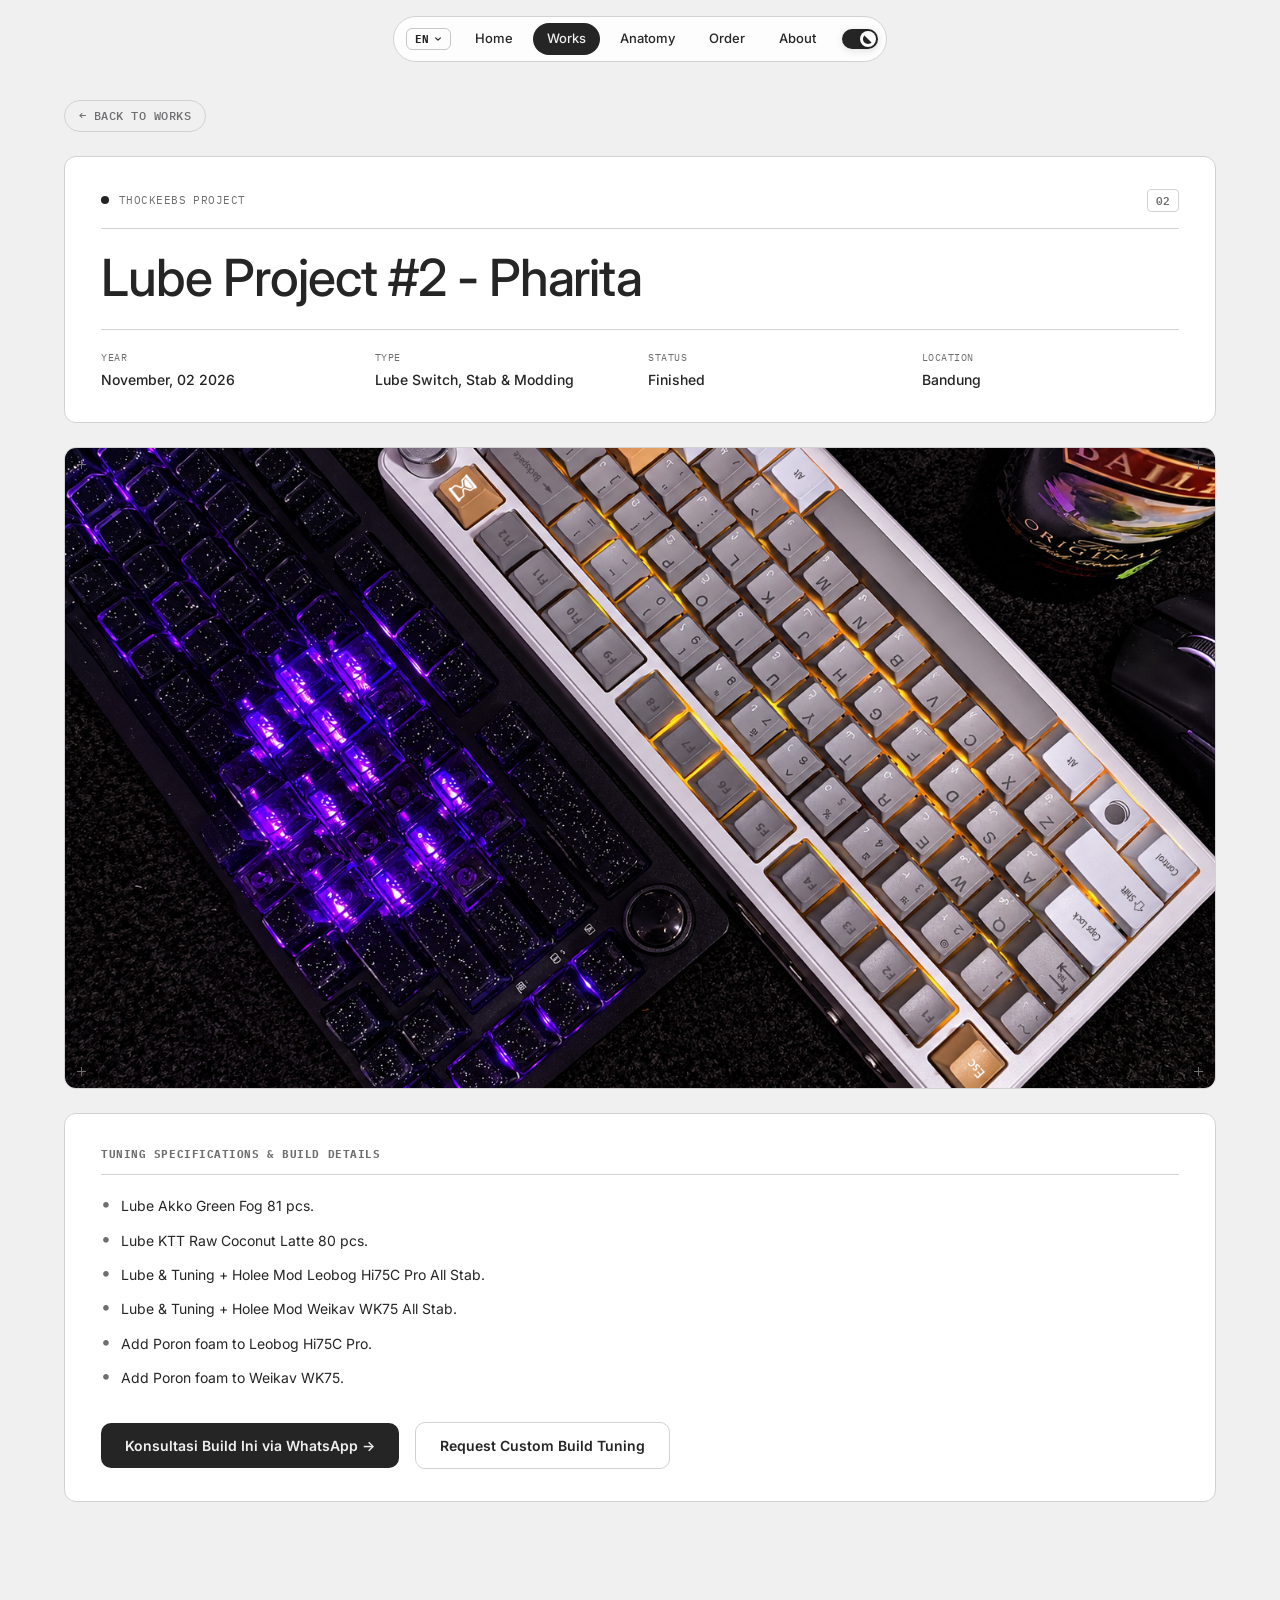
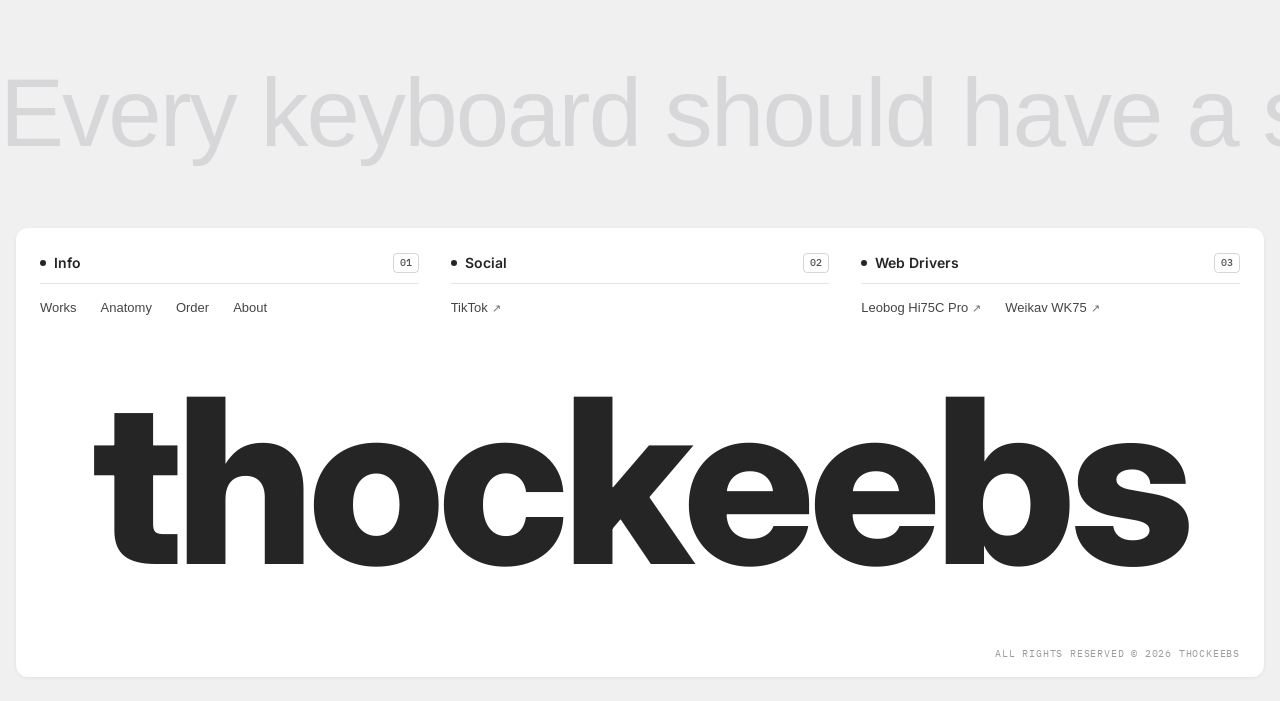
<file: works-project.html>
<!DOCTYPE html>
<html lang="en" class="light-theme" data-theme="light">
<head>
  <meta charset="utf-8">
  <meta name="viewport" content="width=device-width, initial-scale=1">
  <title id="page-title">Project Details — ThocKeebs</title>
  <meta name="description" content="Custom mechanical keyboard switch lubing and modding project showcase by ThocKeebs.">
  <link rel="icon" href="Logo.png">
  <link rel="stylesheet" href="style.css">
  <link rel="preconnect" href="https://fonts.googleapis.com">
  <link rel="preconnect" href="https://fonts.gstatic.com" crossorigin>
  <link href="https://fonts.googleapis.com/css2?family=IBM+Plex+Mono:wght@400;500;600&family=Inter:wght@400;500;600;700&family=Space+Grotesk:wght@500;600;700&display=swap" rel="stylesheet">
  
  <script>
    (function(){
      var t = localStorage.getItem('thockeebs-theme');
      if (t === 'dark') {
        document.documentElement.classList.remove('light-theme');
        document.documentElement.classList.add('dark-theme');
        document.documentElement.setAttribute('data-theme', 'dark');
      } else {
        document.documentElement.classList.add('light-theme');
        document.documentElement.classList.remove('dark-theme');
        document.documentElement.setAttribute('data-theme', 'light');
      }
    })();
  </script>
  <style id="thoc-instant-light-default">
    :root, html, body {
      background-color: #f0f0f1 !important;
      color: rgb(37, 37, 38) !important;
    }
    html.dark-theme, body.dark-theme {
      background-color: #252526 !important;
      color: rgb(240, 240, 241) !important;
    }
    @media (prefers-color-scheme: dark) {
      html:not(.dark-theme),
      html:not(.dark-theme) body,
      body:not(.dark-theme) {
        --token-b3a4db72-7cd5-441a-86c3-f810b7cadc92: #f0f0f1 !important;
        background-color: #f0f0f1 !important;
        color: #18181b !important;
      }
    }
  </style>

  <style>
    :root {
      --bg-page: rgb(240, 240, 241);
      --bg-card: rgb(255, 255, 255);
      --text-main: rgb(37, 37, 38);
      --text-muted: rgb(110, 110, 112);
      --border-color: rgb(210, 210, 212);
      --accent: rgb(37, 37, 38);
    }
    html.dark-theme,
    body.dark-theme {
      --bg-page: rgb(37, 37, 38);
      --bg-card: rgb(46, 46, 47);
      --text-main: rgb(240, 240, 241);
      --text-muted: rgb(157, 157, 159);
      --border-color: rgb(77, 77, 79);
      --accent: rgb(240, 240, 241);
    }
    html.light-theme,
    body.light-theme {
      --bg-page: rgb(240, 240, 241);
      --bg-card: rgb(255, 255, 255);
      --text-main: rgb(37, 37, 38);
      --text-muted: rgb(110, 110, 112);
      --border-color: rgb(210, 210, 212);
      --accent: rgb(37, 37, 38);
    }
    * {
      box-sizing: border-box;
      margin: 0;
      padding: 0;
    }
    body {
      background-color: var(--bg-page);
      color: var(--text-main);
      font-family: 'Inter', -apple-system, BlinkMacSystemFont, sans-serif;
      transition: background-color 0.25s ease, color 0.25s ease;
      min-height: 100vh;
      overflow-x: hidden;
    }
    a {
      color: inherit;
      text-decoration: none;
    }

    /* Floating Pill Nav */
    .nav-wrap {
      position: fixed;
      top: 16px;
      left: 0;
      right: 0;
      z-index: 100;
      display: flex;
      justify-content: center;
      padding: 0 16px;
      pointer-events: none;
    }
    .nav-pill {
      pointer-events: auto;
      display: flex;
      align-items: center;
      gap: 6px;
      background: rgba(30, 30, 30, 0.75);
      backdrop-filter: blur(16px);
      -webkit-backdrop-filter: blur(16px);
      border: 1px solid var(--border-color);
      border-radius: 9999px;
      padding: 6px 8px;
    }
    body.light-theme .nav-pill {
      background: rgba(255, 255, 255, 0.85);
    }
    .nav-link {
      padding: 6px 14px;
      font-size: 13px;
      font-weight: 500;
      border-radius: 9999px;
      color: var(--text-main);
      transition: all 0.2s ease;
    }
    .nav-link:hover {
      background: rgba(255, 255, 255, 0.1);
    }
    body.light-theme .nav-link:hover {
      background: rgba(0, 0, 0, 0.06);
    }
    .nav-link.active {
      background: var(--text-main);
      color: var(--bg-page);
    }
    .theme-toggle-btn {
      width: 36px;
      height: 20px;
      border-radius: 10px;
      background: var(--border-color);
      position: relative;
      cursor: pointer;
      border: none;
      margin-left: 6px;
    }
    .theme-toggle-knob {
      width: 16px;
      height: 16px;
      border-radius: 50%;
      background: #fff;
      position: absolute;
      top: 2px;
      left: 2px;
      transition: transform 0.2s ease;
    }
    body.light-theme .theme-toggle-knob {
      transform: translateX(16px);
      background: #252526;
    }

    /* Main Container */
    .project-container {
      max-width: 1200px;
      margin: 0 auto;
      padding: 100px 24px 60px;
    }

    /* Back Link */
    .back-nav {
      margin-bottom: 24px;
    }
    .back-btn {
      display: inline-flex;
      align-items: center;
      gap: 8px;
      font-family: 'IBM Plex Mono', monospace;
      font-size: 12px;
      font-weight: 500;
      text-transform: uppercase;
      letter-spacing: 0.04em;
      color: var(--text-muted);
      border: 1px solid var(--border-color);
      padding: 6px 14px;
      border-radius: 9999px;
      transition: all 0.2s ease;
    }
    .back-btn:hover {
      color: var(--text-main);
      border-color: var(--text-main);
    }

    /* Project Header */
    .project-header {
      border: 1px solid var(--border-color);
      border-radius: 12px;
      padding: 32px 36px;
      background: var(--bg-card);
      margin-bottom: 24px;
      position: relative;
    }
    .project-header-top {
      display: flex;
      justify-content: space-between;
      align-items: center;
      margin-bottom: 20px;
      border-bottom: 1px solid var(--border-color);
      padding-bottom: 16px;
    }
    .project-num {
      font-family: 'IBM Plex Mono', monospace;
      font-size: 11px;
      font-weight: 600;
      color: var(--text-muted);
      border: 1px solid var(--border-color);
      padding: 2px 8px;
      border-radius: 4px;
    }
    .project-title {
      font-size: clamp(2rem, 4vw, 3.5rem);
      font-weight: 500;
      letter-spacing: -0.02em;
      line-height: 1.1;
      margin-bottom: 16px;
    }
    .project-meta-grid {
      display: grid;
      grid-template-columns: repeat(auto-fit, minmax(180px, 1fr));
      gap: 16px;
      margin-top: 24px;
      padding-top: 20px;
      border-top: 1px solid var(--border-color);
    }
    .meta-item {
      display: flex;
      flex-direction: column;
      gap: 4px;
    }
    .meta-label {
      font-family: 'IBM Plex Mono', monospace;
      font-size: 10px;
      text-transform: uppercase;
      color: var(--text-muted);
      letter-spacing: 0.05em;
    }
    .meta-val {
      font-size: 14px;
      font-weight: 500;
      color: var(--text-main);
    }

    /* Showcase Image */
    .showcase-card {
      border: 1px solid var(--border-color);
      border-radius: 12px;
      overflow: hidden;
      background: var(--bg-card);
      margin-bottom: 24px;
      position: relative;
    }
    .showcase-img-wrap {
      width: 100%;
      aspect-ratio: 16 / 10;
      max-height: 640px;
      overflow: hidden;
      position: relative;
      background: #1e1e1e;
    }
    .showcase-img {
      width: 100%;
      height: 100%;
      object-fit: cover;
      object-position: center;
      display: block;
    }

    /* Corner Cross Decoration */
    .cross {
      position: absolute;
      width: 9px;
      height: 9px;
      pointer-events: none;
    }
    .cross::before, .cross::after {
      content: '';
      position: absolute;
      background: var(--text-muted);
    }
    .cross::before {
      top: 0; left: 4px; width: 1px; height: 9px;
    }
    .cross::after {
      top: 4px; left: 0; width: 9px; height: 1px;
    }
    .cross-tl { top: 12px; left: 12px; }
    .cross-tr { top: 12px; right: 12px; }
    .cross-bl { bottom: 12px; left: 12px; }
    .cross-br { bottom: 12px; right: 12px; }

    /* Specs & Modding Notes */
    .specs-card {
      border: 1px solid var(--border-color);
      border-radius: 12px;
      padding: 32px 36px;
      background: var(--bg-card);
      margin-bottom: 40px;
      display: flex;
      flex-direction: column;
      gap: 20px;
    }
    .specs-heading {
      font-family: 'IBM Plex Mono', monospace;
      font-size: 11px;
      text-transform: uppercase;
      letter-spacing: 0.05em;
      color: var(--text-muted);
      border-bottom: 1px solid var(--border-color);
      padding-bottom: 12px;
    }
    .specs-list {
      list-style: none;
      display: flex;
      flex-direction: column;
      gap: 12px;
    }
    .specs-list li {
      font-size: 14px;
      line-height: 1.6;
      color: var(--text-main);
      display: flex;
      align-items: flex-start;
      gap: 10px;
    }
    .specs-list li::before {
      content: '•';
      color: var(--text-muted);
      font-size: 18px;
      line-height: 1;
    }

    /* Action CTA */
    .action-row {
      display: flex;
      gap: 16px;
      flex-wrap: wrap;
      align-items: center;
      margin-top: 12px;
    }
    .cta-btn-primary {
      display: inline-flex;
      align-items: center;
      gap: 8px;
      background: var(--text-main);
      color: var(--bg-page);
      font-weight: 600;
      font-size: 14px;
      padding: 12px 24px;
      border-radius: 10px;
      transition: transform 0.2s ease, opacity 0.2s ease;
    }
    .cta-btn-primary:hover {
      transform: translateY(-2px);
      opacity: 0.92;
    }
  </style>
  <link rel="stylesheet" href="drivers.css">
</head>
<body class="light-theme" data-theme="light" toggle-theme="light">

  <!-- Desktop Navigation Bar -->
  <header class="nav-wrap">
    <nav class="nav-pill">
      <div class="thoc-lang-slot" style="position:relative;display:flex;align-items:center;padding:0 4px;height:100%;">
        <button type="button" class="lang-toggle-btn" aria-label="Select language" aria-expanded="false">
          <span class="lang-current-label">EN</span>
          <svg class="lang-chevron" width="8" height="8" viewBox="0 0 10 10" fill="currentColor" style="margin-left:4px;display:inline-block;transition:transform 0.2s;"><path d="M2 3.5L5 6.5L8 3.5" stroke="currentColor" stroke-width="1.5" stroke-linecap="round" stroke-linejoin="round" fill="none"/></svg>
        </button>
        <div class="lang-dropdown-menu">
          <button type="button" class="lang-opt-btn" data-lang="en">EN</button>
          <button type="button" class="lang-opt-btn" data-lang="id">ID</button>
        </div>
      </div>
      <a href="./" class="nav-link" data-i18n="nav.home">Home</a>
      <a href="works" class="nav-link active" data-i18n="nav.works">Works</a>
      <a href="anatomy" class="nav-link" data-i18n="nav.anatomy">Anatomy</a>
      <a href="order" class="nav-link" data-i18n="nav.order">Order</a>
      <a href="about" class="nav-link" data-i18n="nav.about">About</a>
      
      <button type="button" aria-pressed="false" class="theme-toggle-btn" aria-label="Toggle light/dark theme" style="width:36px;height:20px;background:rgb(60, 60, 61);border:none;border-radius:10px;position:relative;cursor:pointer;transition:background 0.2s;box-shadow:0 2px 8px rgba(0,0,0,0.10);outline:none;padding:0;display:flex;align-items:center;">
        <span style="position:absolute;top:2px;left:2px;width:16px;height:16px;border-radius:50%;background:#FFFFFF;box-shadow:0 1px 4px rgba(0,0,0,0.15);transition:left 0.2s cubic-bezier(.4,1.2,.6,1);display:flex;align-items:center;justify-content:center;z-index:10">
          <div style="width:10px;height:10px;display:flex;align-items:center;justify-content:center">
            <svg fill="#252526" width="12" height="12" viewBox="0 0 16 16">
              <path d="M2.34316 13.6569C5.46736 16.781 10.5327 16.781 13.6569 13.6569L2.34316 2.34315C-0.78103 5.46734 -0.78103 10.5327 2.34316 13.6569Z"/>
            </svg>
          </div>
        </span>
      </button>
    </nav>
  </header>

  <!-- Project Container -->
  <main class="project-container">
    <div class="back-nav">
      <a href="works" class="back-btn">&larr; Back to Works</a>
    </div>

    <!-- Header -->
    <header class="project-header">
      <div class="project-header-top">
        <div style="display:flex;align-items:center;gap:10px;">
          <span style="width:8px;height:8px;border-radius:50%;background:var(--text-main);"></span>
          <span style="font-family:'IBM Plex Mono',monospace;font-size:11px;text-transform:uppercase;color:var(--text-muted);letter-spacing:0.04em;">ThocKeebs Project</span>
        </div>
        <span class="project-num" id="project-num">01</span>
      </div>

      <h1 class="project-title" id="project-title">Custom Project</h1>

      <div class="project-meta-grid">
        <div class="meta-item">
          <span class="meta-label">Year</span>
          <span class="meta-val" id="project-year">November 2026</span>
        </div>
        <div class="meta-item">
          <span class="meta-label">Type</span>
          <span class="meta-val" id="project-type">Lube Switch, Stab and Modding</span>
        </div>
        <div class="meta-item">
          <span class="meta-label">Status</span>
          <span class="meta-val" id="project-status">Finished</span>
        </div>
        <div class="meta-item">
          <span class="meta-label">Location</span>
          <span class="meta-val" id="project-location">Bandung, Indonesia</span>
        </div>
      </div>
    </header>

    <!-- Main Showcase Card -->
    <section class="showcase-card" id="showcase-card">
      <div class="showcase-img-wrap">
        <img class="showcase-img" id="showcase-img" src="Photo/photo1.png" alt="Showcase Thumbnail">
      </div>
      <div class="cross cross-tl"></div>
      <div class="cross cross-tr"></div>
      <div class="cross cross-bl"></div>
      <div class="cross cross-br"></div>
    </section>

    <!-- Specs & Details -->
    <section class="specs-card">
      <h3 class="specs-heading" data-i18n="works.specs.heading">Tuning Specifications & Build Details</h3>
      <ul class="specs-list" id="specs-list">
        <li>Precision Krytox 205g0 brush lubrication on stem rails and housing.</li>
        <li>Stabilizer wire balancing and Holee Mod anti-rattle modding.</li>
      </ul>

      <div class="action-row">
        <a id="project-wa-cta" href="#" target="_blank" rel="noopener noreferrer" class="cta-btn-primary">
          Konsultasi Build Ini via WhatsApp &rarr;
        </a>
        <a href="order" class="cta-btn-primary" style="background:transparent;border:1px solid var(--border-color);color:var(--text-main);">
          Request Custom Build Tuning
        </a>
      </div>
    </section>
  </main>

  <!-- Marquee Ticker -->
  <div class="thockeebs-ticker-wrapper" aria-hidden="true">
    <div class="thockeebs-ticker-track">
      <div class="thockeebs-ticker-content">
        <span>Every keyboard should have a story to tell.</span>
        <span>Every keyboard should have a story to tell.</span>
        <span>Every keyboard should have a story to tell.</span>
        <span>Every keyboard should have a story to tell.</span>
      </div>
      <div class="thockeebs-ticker-content" aria-hidden="true">
        <span>Every keyboard should have a story to tell.</span>
        <span>Every keyboard should have a story to tell.</span>
        <span>Every keyboard should have a story to tell.</span>
        <span>Every keyboard should have a story to tell.</span>
      </div>
    </div>
  </div>

  <!-- Footer -->
  <footer class="thockeebs-footer-wrapper" id="thoc-web-drivers">
    <div class="thockeebs-footer-card">
      <div class="thockeebs-footer-nav">
        <div class="thockeebs-footer-column">
          <div class="thockeebs-footer-head">
            <div class="thockeebs-footer-heading">
              <span class="thockeebs-footer-dot"></span>
              <span data-i18n="footer.info">Info</span>
            </div>
            <span class="thockeebs-footer-num">01</span>
          </div>
                  <div class="thockeebs-footer-links">
          <a href="works" class="thockeebs-footer-link" data-i18n="nav.works">Works</a>
          <a href="anatomy" class="thockeebs-footer-link" data-i18n="nav.anatomy">Anatomy</a>
          <a href="order" class="thockeebs-footer-link" data-i18n="nav.order">Order</a>
          <a href="about" class="thockeebs-footer-link" data-i18n="nav.about">About</a>
        </div>
        </div>

        <div class="thockeebs-footer-column">
          <div class="thockeebs-footer-head">
            <div class="thockeebs-footer-heading">
              <span class="thockeebs-footer-dot"></span>
              <span data-i18n="footer.social">Social</span>
            </div>
            <span class="thockeebs-footer-num">02</span>
          </div>
          <div class="thockeebs-footer-links">
            <a href="https://www.tiktok.com/@thockeebsofficial" target="_blank" rel="noopener noreferrer" class="thockeebs-footer-link">
              <span>TikTok</span>
              <span class="thockeebs-external-arrow">&nearr;</span>
            </a>
          </div>
        </div>
      
      <div class="thockeebs-footer-column">
        <div class="thockeebs-footer-head">
          <div class="thockeebs-footer-heading">
            <span class="thockeebs-footer-dot"></span>
            <span data-i18n="footer.drivers">Web Drivers</span>
          </div>
          <span class="thockeebs-footer-num">03</span>
        </div>
        <div class="thockeebs-footer-links">
          <a href="https://open-leobog.vercel.app" target="_blank" rel="noopener noreferrer" class="thockeebs-footer-link" title="Leobog Hi75C Pro Web Driver">
            <span>Leobog Hi75C Pro</span>
            <span class="thockeebs-external-arrow">↗</span>
          </a>
          <a href="https://openweikav.vercel.app" target="_blank" rel="noopener noreferrer" class="thockeebs-footer-link" title="Weikav WK75 Web Driver">
            <span>Weikav WK75</span>
            <span class="thockeebs-external-arrow">↗</span>
          </a>
        </div>
      </div>
    </div>

      <div class="thockeebs-footer-brand">
        <svg viewBox="0 0 1200 280" xmlns="http://www.w3.org/2000/svg">
          <text x="50%" y="78%" text-anchor="middle" font-family="'Inter', -apple-system, BlinkMacSystemFont, sans-serif" font-weight="800" font-size="230" letter-spacing="-6px" fill="currentColor">thockeebs</text>
        </svg>
      </div>

      <div class="thockeebs-footer-bottom">
        <span class="thockeebs-footer-credits" data-i18n="footer.rights">ALL RIGHTS RESERVED &copy; 2026 THOCKEEBS</span>
      </div>
    </div>
  </footer>

  <!-- Scripts -->
  <script src="config.js"></script>
  <script src="theme.js"></script>
  <script src="lang.js"></script>
  <script>
    (function () {
      function normalizeImageUrl(url) {
        if (!url) return "";
        url = url.trim();
        const gDriveMatch = url.match(/\/file\/d\/([a-zA-Z0-9_-]+)/) || url.match(/[?&]id=([a-zA-Z0-9_-]+)/);
        if (gDriveMatch && gDriveMatch[1]) {
          return `https://lh3.googleusercontent.com/d/${gDriveMatch[1]}`;
        }
        return url;
      }

      const DEFAULT_WORKS = [
        {
          title: "Lube Project #2 - Pharita",
          type: "Lube Switch, Stab & Modding",
          specs: "Lube Akko Green Fog 81 pcs\nLube KTT Raw Coconut Latte 80 pcs\nLube & Tuning + Holee Mod Leobog Hi75C Pro All Stab\nLube & Tuning + Holee Mod Weikav WK75 All Stab\nAdd Poron foam to Leobog Hi75C Pro\nAdd Poron foam to Weikav WK75",
          status: "Finished",
          date: "November, 02 2026",
          location: "Bandung",
          thumbnail: "Photo/photo1.png"
        },
        {
          title: "Lube Project #1 - Deliabluu",
          type: "Lube Switch",
          specs: "Lube Keygeek Hachiware 35 pcs\nLube Jerrzi Misty 30 pcs\nLube BSUN Blue Feather 20 pcs",
          status: "Finished",
          date: "October, 24 2026",
          location: "Malang",
          thumbnail: "Photo/Project 1/02.png"
        }
      ];

      function mergeWorks(sheetItems) {
        if (!Array.isArray(sheetItems)) return DEFAULT_WORKS;
        const reversedSheet = [...sheetItems].reverse();
        const finalItems = [...reversedSheet];

        DEFAULT_WORKS.forEach(def => {
          const defMatch = (def.title || '').match(/#(\d+)/);
          const isAlreadyInSheet = sheetItems.some(i => {
            const itemMatch = (i.title || '').match(/#(\d+)/);
            if (defMatch && itemMatch) {
              return defMatch[1] === itemMatch[1];
            }
            return (i.title || '').trim().toLowerCase() === def.title.toLowerCase();
          });

          if (!isAlreadyInSheet) {
            finalItems.push(def);
          }
        });

        // Urutkan paling baru di atas
        finalItems.sort((a, b) => {
          const matchA = (a.title || '').match(/#(\d+)/);
          const matchB = (b.title || '').match(/#(\d+)/);
          if (matchA && matchB) {
            return parseInt(matchB[1], 10) - parseInt(matchA[1], 10);
          }
          return 0;
        });

        return finalItems;
      }

      function getUrlParam(name) {
        const urlParams = new URLSearchParams(window.location.search);
        return urlParams.get(name);
      }

      function parseDateLocation(rawDate, rawLocation) {
        let date = String(rawDate || "").trim();
        let location = String(rawLocation || "").trim();

        if (date.includes("/")) {
          const parts = date.split("/");
          date = parts[0].trim();
          if (!location || location === rawDate || location === "-") {
            location = parts[1] ? parts[1].trim() : "Bandung, Indonesia";
          }
        }

        if (!location || location === "-" || location === date) {
          location = "Bandung, Indonesia";
        }

        return { date: date || "November 2026", location: location || "Bandung, Indonesia" };
      }

      function renderProject(item, index, total) {
        if (!item) return;

        const dateLoc = parseDateLocation(item.date, item.location);

        document.getElementById('page-title').textContent = `${item.title} — ThocKeebs`;
        document.getElementById('project-title').textContent = item.title;
        document.getElementById('project-year').textContent = dateLoc.date;
        document.getElementById('project-status').textContent = item.status || "Finished";

        // Dynamic Type (ambil dari kolom Type jika ada, fallback ke specs jika kosong / '-')
        const typeEl = document.getElementById('project-type');
        if (typeEl) {
          const resolvedType = (item.type && item.type.trim() !== '-' && item.type.trim() !== '')
            ? item.type.trim()
            : (item.specs ? item.specs.trim() : "Lube Switch, Stab and Modding");
          typeEl.textContent = resolvedType;
        }

        // Dynamic Location (ambil dari kolom Location jika ada, fallback ke Bandung, Indonesia)
        const locEl = document.getElementById('project-location');
        if (locEl) {
          locEl.textContent = dateLoc.location;
        }

        const numVal = total ? String(total - index).padStart(2, '0') : String(index + 1).padStart(2, '0');
        document.getElementById('project-num').textContent = numVal;

        const imgEl = document.getElementById('showcase-img');
        const cleanedImg = normalizeImageUrl(item.thumbnail);
        if (cleanedImg && cleanedImg.length > 0) {
          imgEl.src = cleanedImg;
          imgEl.alt = item.title;
          imgEl.onerror = function () {
            this.src = 'Photo/photo1.png';
          };
        } else {
          imgEl.src = 'Photo/photo1.png';
        }

        // Specs list
        const specsList = document.getElementById('specs-list');
        if (item.specs) {
          const raw = String(item.specs).trim();
          let parts = [];
          if (raw.includes('\n')) {
            parts = raw.split('\n');
          } else if (raw.includes(';') || raw.includes(',')) {
            parts = raw.split(/[,;]+/);
          } else {
            parts = [raw];
          }
          parts = parts.map(s => s.replace(/^[-•*]\s*/, '').trim()).filter(Boolean);
          if (parts.length > 0) {
            specsList.innerHTML = parts.map(p => `<li>${escapeHtml(p.replace(/\.+$/, ''))}.</li>`).join('');
          }
        }

        // WhatsApp CTA
        const waNum = (typeof THOC_CONFIG !== 'undefined' && THOC_CONFIG.whatsappNumber)
          ? THOC_CONFIG.whatsappNumber
          : "6285722333327";
        const isId = (localStorage.getItem("thockeebs-lang") || "id") === "id";
        const waText = isId
          ? `Halo Admin ThocKeebs! Saya lihat katalog project "${item.title}" di website. Saya mau tanya / pesan jasa modding serupa.`
          : `Hello ThocKeebs Admin! I saw the "${item.title}" project on your website. I would like to consult or order a similar tuning build.`;
        document.getElementById('project-wa-cta').href = `https://wa.me/${waNum}?text=${encodeURIComponent(waText)}`;
      }

      function escapeHtml(str) {
        if (!str) return "";
        return String(str)
          .replace(/&/g, "&amp;")
          .replace(/</g, "&lt;")
          .replace(/>/g, "&gt;")
          .replace(/"/g, "&quot;")
          .replace(/'/g, "&#039;");
      }

      function loadData() {
        const idParam = getUrlParam('id');
        const titleParam = getUrlParam('title');

        // Check local storage
        let allItems = DEFAULT_WORKS;
        try {
          const cached = JSON.parse(localStorage.getItem('thoc_works_cache_data') || '[]');
          if (Array.isArray(cached) && cached.length > 0) {
            allItems = mergeWorks(cached);
          }
        } catch (e) {}

        let targetIndex = 0;
        if (idParam !== null && !isNaN(parseInt(idParam, 10))) {
          targetIndex = parseInt(idParam, 10);
        } else if (titleParam) {
          const found = allItems.findIndex(i => i.title.toLowerCase() === decodeURIComponent(titleParam).toLowerCase());
          if (found !== -1) targetIndex = found;
        }

        const item = allItems[targetIndex] || allItems[0] || DEFAULT_WORKS[0];
        renderProject(item, targetIndex, allItems.length);

        // Fetch fresh in background
        if (typeof THOC_CONFIG !== 'undefined' && THOC_CONFIG.worksSheetApi) {
          fetch(THOC_CONFIG.worksSheetApi)
            .then(r => r.json())
            .then(data => {
              if (Array.isArray(data) && data.length > 0) {
                localStorage.setItem('thoc_works_cache_data', JSON.stringify(data));
                const freshAll = mergeWorks(data);
                if (titleParam) {
                  const fIdx = freshAll.findIndex(i => i.title.toLowerCase() === decodeURIComponent(titleParam).toLowerCase());
                  if (fIdx !== -1) targetIndex = fIdx;
                }
                const freshItem = freshAll[targetIndex] || freshAll[0];
                renderProject(freshItem, targetIndex, freshAll.length);
              }
            })
            .catch(() => {});
        }
      }

      document.addEventListener('DOMContentLoaded', loadData);
    })();
  </script>
  <script src="drivers.js"></script>
</body>
</html>
</file>
<file: style.css>
@charset "UTF-8";

/* ==========================================================================
   ThocKeebs Studio Design System
   Iconic Mechanical Keyboard Portfolio & Studio Aesthetic
   Primary Font: IBM Plex Mono
   Palette: Monochromatic Pitch Black (#000000), Graphite (#171717), Borders (#2e2e2f)
   ========================================================================== */

:root {
  /* Default: Light Mode */
  --biip-bg: #f0f0f1;
  --biip-bg-surface: #ffffff;
  --biip-card-bg: #ffffff;
  --biip-card-hover: #e8e8e9;
  --biip-border: #d4d4d8;
  --biip-border-light: #e4e4e7;
  --biip-text-main: #18181b;
  --biip-text-muted: #71717a;
  --biip-text-dim: #a1a1aa;
  --biip-accent: #a855f7;
  --biip-accent-glow: rgba(168, 85, 247, 0.25);
  --biip-pill-bg: #e4e4e7;

  --font-mono: 'IBM Plex Mono', monospace;
  --site-padding: clamp(1.25rem, 4vw, 3.5rem);
}

html.dark-theme, body.dark-theme {
  --biip-bg: #252526;
  --biip-bg-surface: #1e1e1e;
  --biip-card-bg: #1e1e1e;
  --biip-card-hover: #2d2d30;
  --biip-border: #3e3e42;
  --biip-border-light: #4e4e52;
  --biip-text-main: #f0f0f1;
  --biip-text-muted: #8a8a8c;
  --biip-text-dim: #636365;
  --biip-accent: #a855f7;
  --biip-accent-glow: rgba(168, 85, 247, 0.25);
  --biip-pill-bg: #222224;
}

*, *::before, *::after {
  box-sizing: border-box;
}

/* Page Transitions (Native Browser View Transition API where supported) */
@view-transition {
  navigation: auto;
}
::view-transition-old(root) {
  animation: 160ms cubic-bezier(0.4, 0, 0.2, 1) both thocPageFadeOut;
}
::view-transition-new(root) {
  animation: 200ms cubic-bezier(0.0, 0, 0.2, 1) both thocPageFadeIn;
}
@keyframes thocPageFadeOut {
  from { opacity: 1; transform: translateY(0); }
  to { opacity: 0; transform: translateY(-4px); }
}
@keyframes thocPageFadeIn {
  from { opacity: 0; transform: translateY(6px); }
  to { opacity: 1; transform: translateY(0); }
}

html {
  scroll-behavior: smooth;
  font-size: 16px;
  background-color: var(--biip-bg);
  color: var(--biip-text-main);
}

body {
  margin: 0;
  padding: 0;
  font-family: var(--font-mono);
  background-color: var(--biip-bg);
  color: var(--biip-text-main);
  -webkit-font-smoothing: antialiased;
  -moz-osx-font-smoothing: grayscale;
  overflow-x: hidden;
  line-height: 1.5;
  transition: opacity 0.18s cubic-bezier(0.25, 1, 0.5, 1), transform 0.18s cubic-bezier(0.25, 1, 0.5, 1);
}

body.thoc-page-leaving {
  opacity: 0 !important;
  transform: translateY(-4px) !important;
  pointer-events: none !important;
}

body.thoc-page-entering {
  animation: thocEnterAnim 0.22s cubic-bezier(0.16, 1, 0.3, 1) forwards;
}

@keyframes thocEnterAnim {
  0% {
    opacity: 0;
    transform: translateY(6px);
  }
  100% {
    opacity: 1;
    transform: translateY(0);
  }
}

/* Custom Scrollbar */
::-webkit-scrollbar {
  width: 6px;
}
::-webkit-scrollbar-track {
  background: var(--biip-bg);
}
::-webkit-scrollbar-thumb {
  background: var(--biip-border);
  border-radius: 9999px;
}
::-webkit-scrollbar-thumb:hover {
  background: var(--biip-text-muted);
}

/* ==========================================================================
   Biip Floating Top Navigation Bar
   ========================================================================== */
.biip-navbar-wrap {
  position: fixed;
  top: 1.25rem;
  left: 0;
  right: 0;
  z-index: 100;
  display: flex;
  justify-content: center;
  padding: 0 var(--site-padding);
  pointer-events: none;
}

.biip-navbar {
  pointer-events: auto;
  display: flex;
  align-items: center;
  justify-content: space-between;
  width: 100%;
  max-width: 76rem;
  background: rgba(23, 23, 23, 0.85);
  backdrop-filter: blur(20px);
  -webkit-backdrop-filter: blur(20px);
  border: 1px solid var(--biip-border);
  border-radius: 9999px;
  padding: 0.5rem 1.25rem;
  transition: border-color 0.3s ease, box-shadow 0.3s ease;
}

.biip-navbar:hover {
  border-color: var(--biip-border-light);
}

.biip-logo {
  display: flex;
  align-items: center;
  gap: 0.75rem;
  text-decoration: none;
  color: var(--biip-text-main);
  font-weight: 700;
  font-size: 0.9375rem;
  letter-spacing: -0.02em;
}

.biip-logo img {
  width: 1.75rem;
  height: 1.75rem;
  border-radius: 50%;
  object-fit: cover;
  border: 1px solid var(--biip-border);
}

.biip-nav-links {
  display: none;
  align-items: center;
  gap: 1.5rem;
}

@media (min-width: 860px) {
  .biip-nav-links {
    display: flex;
  }
}

.biip-nav-link {
  color: var(--biip-text-muted);
  text-decoration: none;
  font-size: 0.8125rem;
  font-weight: 500;
  transition: color 0.2s ease;
}

.biip-nav-link:hover, .biip-nav-link.active {
  color: var(--biip-text-main);
}

.biip-live-clock {
  display: flex;
  align-items: center;
  gap: 0.5rem;
  font-size: 0.75rem;
  color: var(--biip-text-muted);
}

.biip-live-dot {
  width: 6px;
  height: 6px;
  border-radius: 50%;
  background-color: currentColor;
  opacity: 0.8;
}

/* ==========================================================================
   Biip Hero Section
   ========================================================================== */
.biip-hero {
  padding-top: clamp(8rem, 16vh, 12rem);
  padding-bottom: clamp(4rem, 8vh, 6rem);
  padding-left: var(--site-padding);
  padding-right: var(--site-padding);
  max-width: 76rem;
  margin: 0 auto;
}

/* Spaced-out Monospace Heading (Iconic Biip Typography) */
.biip-spaced-title {
  font-size: clamp(2rem, 5.5vw, 4.25rem);
  font-weight: 600;
  letter-spacing: 0.12em;
  line-height: 1.25;
  color: var(--biip-text-main);
  margin: 0 0 1.5rem 0;
  text-transform: none;
}

.biip-spaced-title span.accent {
  color: var(--biip-accent);
}

.biip-hero-desc {
  font-size: clamp(0.9375rem, 1.8vw, 1.25rem);
  color: var(--biip-text-muted);
  max-width: 46rem;
  line-height: 1.7;
  margin: 0 0 2.5rem 0;
}

.biip-hero-desc strong {
  color: var(--biip-text-main);
}

.biip-hero-actions {
  display: flex;
  flex-wrap: wrap;
  align-items: center;
  gap: 1rem;
}

/* Biip Pill Buttons */
.biip-pill-btn {
  display: inline-flex;
  align-items: center;
  gap: 0.75rem;
  background-color: var(--biip-card-bg);
  color: var(--biip-text-main);
  text-decoration: none;
  font-size: 0.8125rem;
  font-weight: 500;
  padding: 0.75rem 1.35rem;
  border-radius: 9999px;
  border: 1px solid var(--biip-border);
  cursor: pointer;
  transition: all 0.25s cubic-bezier(0.16, 1, 0.3, 1);
}

.biip-pill-btn:hover {
  background-color: var(--biip-card-hover);
  border-color: var(--biip-border-light);
  transform: translateY(-1px);
}

.biip-pill-btn.primary {
  background-color: #ffffff;
  color: #000000;
  border-color: #ffffff;
  font-weight: 600;
}

.biip-pill-btn.primary:hover {
  background-color: #e5e5e5;
  border-color: #e5e5e5;
}

.biip-status-badge {
  display: inline-flex;
  align-items: center;
  gap: 0.5rem;
  font-size: 0.75rem;
  color: inherit;
  background: rgba(255, 255, 255, 0.08);
  border: 1px solid rgba(255, 255, 255, 0.15);
  padding: 0.4rem 0.85rem;
  border-radius: 9999px;
}

/* ==========================================================================
   Section Headers (S e l e c t e d  w o r k s)
   ========================================================================== */
.biip-section {
  padding-top: clamp(4rem, 8vh, 7rem);
  padding-bottom: clamp(4rem, 8vh, 7rem);
  padding-left: var(--site-padding);
  padding-right: var(--site-padding);
  max-width: 76rem;
  margin: 0 auto;
}

.biip-section-header {
  display: flex;
  align-items: baseline;
  justify-content: space-between;
  border-bottom: 1px solid var(--biip-border);
  padding-bottom: 1.25rem;
  margin-bottom: 2.5rem;
}

.biip-section-title {
  font-size: clamp(1.25rem, 2.5vw, 1.75rem);
  font-weight: 500;
  letter-spacing: 0.15em;
  color: var(--biip-text-main);
  margin: 0;
  text-transform: none;
}

.biip-section-tag {
  font-size: 0.75rem;
  color: var(--biip-text-muted);
}

/* ==========================================================================
   Biip Works / Services Card Grid (Exact Biipmk Card Anatomy)
   ========================================================================== */
.biip-grid-2 {
  display: grid;
  grid-template-columns: 1fr;
  gap: 2rem;
}

@media (min-width: 768px) {
  .biip-grid-2 {
    grid-template-columns: repeat(2, 1fr);
  }
}

.biip-work-card {
  background-color: var(--biip-card-bg);
  border: 1px solid var(--biip-border);
  border-radius: 20px;
  overflow: hidden;
  display: flex;
  flex-direction: column;
  transition: border-color 0.3s ease, transform 0.3s ease;
  position: relative;
}

.biip-work-card:hover {
  border-color: var(--biip-border-light);
  transform: translateY(-3px);
}

.biip-card-top {
  padding: 1.5rem 1.75rem 1rem 1.75rem;
  display: flex;
  justify-content: space-between;
  align-items: center;
}

.biip-card-title {
  font-size: 1.25rem;
  font-weight: 600;
  color: var(--biip-text-main);
  letter-spacing: -0.01em;
  margin: 0;
}

.biip-card-tag {
  font-size: 0.6875rem;
  color: var(--biip-text-muted);
  border: 1px solid var(--biip-border);
  padding: 0.25rem 0.625rem;
  border-radius: 9999px;
  background-color: #121212;
}

.biip-card-media {
  position: relative;
  width: calc(100% - 2.5rem);
  margin: 0 1.25rem 1.25rem 1.25rem;
  height: 13rem;
  border-radius: 12px;
  overflow: hidden;
  background-color: #0c0c0d;
  display: flex;
  align-items: center;
  justify-content: center;
  border: 1px solid rgba(255, 255, 255, 0.05);
}

.biip-card-media img {
  width: 100%;
  height: 100%;
  object-fit: cover;
  transition: transform 0.5s ease;
}

.biip-work-card:hover .biip-card-media img {
  transform: scale(1.04);
}

/* 3-Column Metadata Table (Exact biipmk signature) */
.biip-card-meta-table {
  display: grid;
  grid-template-columns: repeat(3, 1fr);
  padding: 1rem 1.75rem 1.5rem 1.75rem;
  border-top: 1px solid var(--biip-border);
  gap: 1rem;
}

.biip-meta-col {
  display: flex;
  flex-direction: column;
}

.biip-meta-label {
  font-size: 0.6875rem;
  color: var(--biip-text-dim);
  margin-bottom: 0.25rem;
}

.biip-meta-value {
  font-size: 0.8125rem;
  color: var(--biip-text-main);
  font-weight: 500;
}

.biip-card-footer {
  padding: 0 1.75rem 1.5rem 1.75rem;
  display: flex;
  justify-content: flex-end;
}

/* ==========================================================================
   Biip Bento Cards (About / Values)
   ========================================================================== */
.biip-bento-grid {
  display: grid;
  grid-template-columns: 1fr;
  gap: 1.5rem;
}

@media (min-width: 860px) {
  .biip-bento-grid {
    grid-template-columns: repeat(3, 1fr);
  }
}

.biip-bento-card {
  background-color: var(--biip-card-bg);
  border: 1px solid var(--biip-border);
  border-radius: 20px;
  padding: 2rem;
  display: flex;
  flex-direction: column;
  justify-content: space-between;
  transition: border-color 0.3s ease;
}

.biip-bento-card:hover {
  border-color: var(--biip-border-light);
}

.biip-bento-index {
  font-size: 0.75rem;
  color: var(--biip-text-muted);
  margin-bottom: 1.5rem;
}

.biip-bento-title {
  font-size: 1.125rem;
  font-weight: 600;
  color: var(--biip-text-main);
  margin: 0 0 0.75rem 0;
}

.biip-bento-desc {
  font-size: 0.8125rem;
  color: var(--biip-text-muted);
  line-height: 1.65;
  margin: 0;
}

/* ==========================================================================
   Biip Sound Laboratory (Keycap Clicker)
   ========================================================================== */
.biip-sound-lab {
  background-color: var(--biip-card-bg);
  border: 1px solid var(--biip-border);
  border-radius: 20px;
  padding: clamp(1.5rem, 4vw, 3rem);
}

.biip-sound-tabs {
  display: flex;
  flex-wrap: wrap;
  gap: 0.625rem;
  margin-bottom: 2.5rem;
}

.biip-sound-tab {
  background-color: #121214;
  border: 1px solid var(--biip-border);
  color: var(--biip-text-muted);
  padding: 0.5rem 1rem;
  border-radius: 9999px;
  font-family: var(--font-mono);
  font-size: 0.75rem;
  cursor: pointer;
  transition: all 0.2s ease;
}

.biip-sound-tab.active, .biip-sound-tab:hover {
  background-color: #ffffff;
  color: #000000;
  border-color: #ffffff;
}

/* Keycaps row */
.biip-key-row {
  display: flex;
  gap: 8px;
  justify-content: center;
}

.biip-keycap {
  background-color: #202022;
  border: 1px solid #333336;
  color: #ffffff;
  padding: 0.875rem 1.25rem;
  border-radius: 6px;
  font-size: 0.75rem;
  font-weight: 600;
  cursor: pointer;
  user-select: none;
  transition: transform 0.08s ease, background-color 0.15s ease;
}

.biip-keycap:active, .biip-keycap.pressed {
  transform: translateY(4px);
  background-color: var(--biip-accent);
  color: #ffffff;
}

.sound-bar {
  width: 3px;
  background-color: var(--biip-text-main);
  border-radius: 1px;
  transition: height 0.06s ease;
}

/* ==========================================================================
   Biip Pre-Order Calculator & Order Form
   ========================================================================== */
.biip-calc-card {
  background-color: var(--biip-card-bg);
  border: 1px solid var(--biip-border);
  border-radius: 20px;
  padding: clamp(1.5rem, 3.5vw, 2.5rem);
}

.biip-preset-pill {
  background-color: #1a1a1c;
  border: 1px solid var(--biip-border);
  color: var(--biip-text-muted);
  padding: 0.5rem;
  border-radius: 6px;
  font-size: 0.75rem;
  font-family: var(--font-mono);
  text-align: center;
  cursor: pointer;
  transition: all 0.2s ease;
}

.biip-preset-pill.active, .biip-preset-pill:hover {
  background-color: #ffffff;
  color: #000000;
  border-color: #ffffff;
  font-weight: 600;
}

.biip-input {
  width: 100%;
  background-color: #121214;
  border: 1px solid var(--biip-border);
  color: #ffffff;
  padding: 0.75rem 1rem;
  border-radius: 8px;
  font-family: var(--font-mono);
  font-size: 0.8125rem;
  transition: border-color 0.2s ease;
}

.biip-input:focus {
  outline: none;
  border-color: #ffffff;
}

/* ==========================================================================
   Biip Footer (Exact biipmk Footer Anatomy)
   ========================================================================== */
.biip-footer {
  border-top: 1px solid var(--biip-border);
  padding-top: 4rem;
  padding-bottom: 4rem;
  padding-left: var(--site-padding);
  padding-right: var(--site-padding);
  max-width: 76rem;
  margin: 0 auto;
}

.biip-footer-top {
  display: flex;
  justify-content: flex-end;
  margin-bottom: 3.5rem;
}

.biip-footer-grid {
  display: grid;
  grid-template-columns: 1fr;
  gap: 3rem;
  padding-bottom: 3.5rem;
  border-bottom: 1px solid var(--biip-border);
}

@media (min-width: 768px) {
  .biip-footer-grid {
    grid-template-columns: 2fr 1fr 1fr;
  }
}

.biip-footer-heading {
  font-size: 0.8125rem;
  font-weight: 600;
  color: var(--biip-text-main);
  margin-bottom: 1.25rem;
}

.biip-footer-link {
  display: block;
  color: var(--biip-text-muted);
  text-decoration: none;
  font-size: 0.8125rem;
  margin-bottom: 0.75rem;
  transition: color 0.2s ease;
}

.biip-footer-link:hover {
  color: var(--biip-text-main);
}

.biip-footer-bottom {
  display: flex;
  justify-content: space-between;
  align-items: center;
  flex-wrap: wrap;
  gap: 1rem;
  padding-top: 2rem;
  font-size: 0.75rem;
  color: var(--biip-text-dim);
}


/* ==========================================================================
   Language Switcher (EN / ID)
   ========================================================================== */
/* --- LANGUAGE SELECTOR --- */
.thoc-lang-slot {
  position: relative;
  display: inline-flex;
  align-items: center;
  padding: 0 4px;
  height: 100%;
}
.lang-toggle-btn {
  font-family: 'IBM Plex Mono', monospace;
  font-size: 11px;
  font-weight: 700;
  letter-spacing: 0.04em;
  background: transparent;
  border: 1px solid rgba(255, 255, 255, 0.2);
  border-radius: 6px;
  color: #f0f0f1;
  padding: 3px 8px;
  cursor: pointer;
  display: inline-flex;
  align-items: center;
  justify-content: center;
  line-height: 14px;
  transition: all 0.15s ease;
  user-select: none;
}
body.light-theme .lang-toggle-btn,
html.light-theme .lang-toggle-btn {
  border-color: rgba(37, 37, 38, 0.25) !important;
  color: #252526 !important;
}
.lang-toggle-btn:hover {
  background: rgba(255, 255, 255, 0.1);
  border-color: rgba(255, 255, 255, 0.4);
}
body.light-theme .lang-toggle-btn:hover,
html.light-theme .lang-toggle-btn:hover {
  background: rgba(0, 0, 0, 0.06) !important;
  border-color: rgba(0, 0, 0, 0.35) !important;
}
.lang-dropdown-menu {
  display: none !important;
  position: absolute;
  top: calc(100% + 6px);
  left: 50%;
  transform: translateX(-50%);
  background: #2e2e2f;
  border: 1px solid rgba(255, 255, 255, 0.15);
  border-radius: 8px;
  padding: 4px;
  box-shadow: 0 8px 24px rgba(0, 0, 0, 0.45);
  z-index: 1000;
  min-width: 54px;
  flex-direction: column;
  gap: 2px;
}
.lang-dropdown-menu.show,
.thoc-lang-slot:hover .lang-dropdown-menu {
  display: flex !important;
}
body.light-theme .lang-dropdown-menu,
html.light-theme .lang-dropdown-menu {
  background: #ffffff !important;
  border-color: rgba(0, 0, 0, 0.15) !important;
  box-shadow: 0 8px 24px rgba(0, 0, 0, 0.12) !important;
}
.lang-opt-btn {
  font-family: 'IBM Plex Mono', monospace;
  font-size: 11px;
  font-weight: 600;
  padding: 5px 8px;
  border-radius: 6px;
  border: none;
  background: transparent;
  color: #f0f0f1;
  cursor: pointer;
  text-align: center;
  width: 100%;
  transition: all 0.15s ease;
}
body.light-theme .lang-opt-btn,
html.light-theme .lang-opt-btn {
  color: #252526 !important;
}
.lang-opt-btn:hover {
  background: rgba(255, 255, 255, 0.12);
}
body.light-theme .lang-opt-btn:hover,
html.light-theme .lang-opt-btn:hover {
  background: rgba(0, 0, 0, 0.06) !important;
}
.lang-opt-btn.active {
  background: #ffffff !important;
  color: #252526 !important;
}
body.light-theme .lang-opt-btn.active,
html.light-theme .lang-opt-btn.active {
  background: #252526 !important;
  color: #ffffff !important;
}

 #252526 !important;
  color: #ffffff !important;
}


/* --- CRITICAL: PREVENT CLIPPING OF DROPDOWN IN NAV --- */
nav,
nav.framer-yfoBI,
.framer-yfoBI,
.framer-1rw6cnj,
.framer-1miupp3-container,
.framer-8qYMR,
.framer-vzzjgp-container,
.thoc-nav-pill,
.nav-pill,
.thoc-header-nav-wrap,
header.thoc-header {
  overflow: visible !important;
}

.thoc-lang-slot {
  position: relative !important;
  display: inline-flex !important;
  align-items: center !important;
  padding: 0 4px !important;
  height: 100% !important;
  overflow: visible !important;
}

.lang-dropdown-menu {
  display: none !important;
  position: absolute !important;
  top: calc(100% + 8px) !important;
  left: 50% !important;
  transform: translateX(-50%) !important;
  background: #2e2e2f !important;
  border: 1px solid rgba(255, 255, 255, 0.15) !important;
  border-radius: 8px !important;
  padding: 4px !important;
  box-shadow: 0 10px 28px rgba(0, 0, 0, 0.5) !important;
  z-index: 999999 !important;
  min-width: 58px !important;
  flex-direction: column !important;
  gap: 2px !important;
}

.lang-dropdown-menu::before {
  content: '';
  position: absolute;
  top: -10px;
  left: 0;
  right: 0;
  height: 10px;
}

.lang-dropdown-menu.show,
.thoc-lang-slot:hover .lang-dropdown-menu {
  display: flex !important;
}

body.light-theme .lang-dropdown-menu,
html.light-theme .lang-dropdown-menu {
  background: #ffffff !important;
  border-color: rgba(0, 0, 0, 0.15) !important;
  box-shadow: 0 10px 28px rgba(0, 0, 0, 0.15) !important;
}


/* ==========================================================================
   MOBILE & TABLET FLOATING BOTTOM NAVIGATION SYSTEM
   ========================================================================== */

.thoc-floating-bottom-dock {
  position: fixed !important;
  bottom: calc(16px + env(safe-area-inset-bottom, 0px)) !important;
  left: 50% !important;
  transform: translateX(-50%) !important;
  z-index: 9999999 !important;
  width: auto !important;
  max-width: calc(100vw - 20px) !important;
  display: flex !important;
  justify-content: center !important;
  pointer-events: auto !important;
}

@media (max-width: 1024px) {
  body,
  .order-page-wrapper,
  .thockeebs-order-main,
  .specs-container,
  main {
    padding-bottom: 96px !important;
  }

  .thockeebs-footer-wrapper {
    padding-bottom: 84px !important;
  }

  .framer-pp1166,
  .framer-1jxsex,
  .framer-191rsai,
  .framer-dab3n6,
  .framer-1qeblen,
  .framer-1h3wbzo,
  .framer-1lqsopg,
  .framer-ios6cf,
  .framer-yfoBI .framer-onii75,
  [data-framer-name="Toggle"].framer-pp1166,
  .framer-vzzjgp-container .ssr-variant:not(:first-child) {
    display: none !important;
  }

  .framer-vzzjgp-container .ssr-variant:first-child {
    display: block !important;
  }

  .framer-vzzjgp-container .framer-1miupp3-container,
  .framer-vzzjgp-container .framer-8qYMR {
    display: none !important;
  }

  .framer-yfoBI.framer-1rw6cnj {
    width: 100% !important;
    max-width: 100% !important;
    padding: 12px 16px !important;
    justify-content: space-between !important;
    overflow: visible !important;
  }

  .framer-1rketen {
    display: flex !important;
    overflow: visible !important;
  }

  .thoc-floating-bottom-dock .framer-8qYMR,
  .thoc-floating-bottom-dock .thoc-nav-pill,
  .thoc-floating-bottom-dock .nav-pill {
    background: rgba(30, 30, 32, 0.88) !important;
    backdrop-filter: blur(20px) saturate(180%) !important;
    -webkit-backdrop-filter: blur(20px) saturate(180%) !important;
    border: 1px solid rgba(255, 255, 255, 0.15) !important;
    box-shadow: 0 10px 32px rgba(0, 0, 0, 0.55), 0 2px 8px rgba(0, 0, 0, 0.3) !important;
    border-radius: 9999px !important;
    padding: 4px 6px !important;
    gap: 3px !important;
    display: flex !important;
    align-items: center !important;
    justify-content: center !important;
    height: auto !important;
    margin: 0 !important;
    overflow: visible !important;
  }

  body.light-theme .thoc-floating-bottom-dock .framer-8qYMR,
  html.light-theme .thoc-floating-bottom-dock .framer-8qYMR,
  body.light-theme .thoc-floating-bottom-dock .thoc-nav-pill,
  html.light-theme .thoc-floating-bottom-dock .thoc-nav-pill,
  body.light-theme .thoc-floating-bottom-dock .nav-pill,
  html.light-theme .thoc-floating-bottom-dock .nav-pill {
    background: rgba(255, 255, 255, 0.92) !important;
    border-color: rgba(0, 0, 0, 0.12) !important;
    box-shadow: 0 10px 32px rgba(0, 0, 0, 0.15), 0 2px 8px rgba(0, 0, 0, 0.08) !important;
  }

  .thoc-floating-bottom-dock .framer-1recba8-container,
  .thoc-floating-bottom-dock .framer-1se3ac9-container,
  .thoc-floating-bottom-dock .framer-wi4r6e-container,
  .thoc-floating-bottom-dock .framer-zny3c4-container,
  .thoc-floating-bottom-dock .thoc-nav-link,
  .thoc-floating-bottom-dock .nav-link {
    height: 34px !important;
    display: flex !important;
    align-items: center !important;
  }

  .thoc-floating-bottom-dock .framer-8qYMR a,
  .thoc-floating-bottom-dock .thoc-nav-link,
  .thoc-floating-bottom-dock .nav-link {
    padding: 6px 11px !important;
    --ewxefe: 6px 11px 6px 11px !important;
    font-size: 11px !important;
    border-radius: 9999px !important;
    white-space: nowrap !important;
    display: flex !important;
    align-items: center !important;
    justify-content: center !important;
  }

  .thoc-floating-bottom-dock .thoc-lang-slot {
    height: 34px !important;
    padding: 0 2px !important;
    display: inline-flex !important;
    align-items: center !important;
  }

  .thoc-floating-bottom-dock .lang-toggle-btn {
    padding: 3px 6px !important;
    font-size: 10px !important;
    border-radius: 9999px !important;
    line-height: 12px !important;
  }

  .thoc-floating-bottom-dock .lang-dropdown-menu {
    top: auto !important;
    bottom: calc(100% + 10px) !important;
    box-shadow: 0 -10px 28px rgba(0, 0, 0, 0.5) !important;
  }

  .thoc-floating-bottom-dock .lang-dropdown-menu::before {
    top: auto !important;
    bottom: -12px !important;
    height: 12px !important;
  }

  /* Dropup for Drivers Menu in Floating Bottom Dock & Mobile */
  .thoc-floating-bottom-dock .thoc-drivers-dropdown {
    top: auto !important;
    bottom: calc(100% + 12px) !important;
    transform: translateX(-50%) translateY(8px) !important;
    box-shadow: 0 -16px 36px rgba(0, 0, 0, 0.45), 0 -2px 8px rgba(0, 0, 0, 0.25) !important;
  }

  body.light-theme .thoc-floating-bottom-dock .thoc-drivers-dropdown,
  html.light-theme .thoc-floating-bottom-dock .thoc-drivers-dropdown {
    box-shadow: 0 -16px 36px rgba(0, 0, 0, 0.12), 0 -2px 8px rgba(0, 0, 0, 0.06) !important;
  }

  .thoc-floating-bottom-dock .thoc-drivers-dropdown.is-open,
  .thoc-floating-bottom-dock .thoc-drivers-nav-item:hover .thoc-drivers-dropdown,
  .thoc-floating-bottom-dock .thoc-drivers-nav-item:focus-within .thoc-drivers-dropdown {
    transform: translateX(-50%) translateY(0) !important;
  }

  .thoc-floating-bottom-dock .thoc-drivers-dropdown::after {
    content: '' !important;
    position: absolute !important;
    bottom: -14px !important;
    left: 0 !important;
    right: 0 !important;
    height: 14px !important;
  }

  .thoc-floating-bottom-dock .framer-mlk3nv,
  .thoc-floating-bottom-dock .thoc-theme-toggle-slot {
    height: 34px !important;
    padding: 0 4px !important;
    display: flex !important;
    align-items: center !important;
  }

  .thoc-floating-bottom-dock .theme-toggle-btn {
    width: 32px !important;
    height: 18px !important;
  }

  .thoc-floating-bottom-dock .theme-toggle-btn span {
    width: 14px !important;
    height: 14px !important;
  }

  body.light-theme .thoc-floating-bottom-dock .theme-toggle-btn span,
  html.light-theme .thoc-floating-bottom-dock .theme-toggle-btn span {
    left: 16px !important;
  }

  .order-layout-grid {
    grid-template-columns: 1fr !important;
    gap: 28px !important;
  }

  .order-summary-column {
    position: static !important;
    width: 100% !important;
  }

  .order-hero-head {
    margin-bottom: 28px !important;
  }

  .order-title {
    font-size: clamp(1.8rem, 6.5vw, 2.5rem) !important;
  }

  .order-subtitle {
    font-size: 13.5px !important;
    padding: 0 8px !important;
  }

  .order-card-section {
    padding: 18px 16px !important;
  }

  .order-presets-row {
    flex-wrap: wrap !important;
    gap: 6px !important;
  }

  .order-preset-btn {
    flex: 1 1 calc(33.333% - 6px) !important;
    min-width: 80px !important;
    padding: 8px 4px !important;
    font-size: 11px !important;
  }

  .order-inputs-grid {
    grid-template-columns: 1fr !important;
  }

  .framer-9dzp8s {
    flex-direction: column !important;
    gap: 24px !important;
  }

  .framer-9dzp8s > .ssr-variant {
    flex: 1 1 100% !important;
    width: 100% !important;
    min-width: 100% !important;
  }

  .framer-Dr0Bl,
  .framer-1p3ue85 {
    height: auto !important;
    min-height: auto !important;
    padding-top: 60px !important;
  }

  .thoc-header {
    padding: 12px 16px !important;
  }

  .thoc-header-nav-wrap {
    justify-content: space-between !important;
  }
}

@media (max-width: 380px) {
  .thoc-floating-bottom-dock .framer-8qYMR a,
  .thoc-floating-bottom-dock .thoc-nav-link,
  .thoc-floating-bottom-dock .nav-link {
    padding: 5px 8px !important;
    --ewxefe: 5px 8px 5px 8px !important;
    font-size: 10px !important;
  }

  .thoc-floating-bottom-dock .lang-toggle-btn {
    padding: 2px 5px !important;
    font-size: 9.5px !important;
  }

  .thoc-floating-bottom-dock .theme-toggle-btn {
    width: 28px !important;
    height: 16px !important;
  }

  .thoc-floating-bottom-dock .theme-toggle-btn span {
    width: 12px !important;
    height: 12px !important;
  }

  body.light-theme .thoc-floating-bottom-dock .theme-toggle-btn span,
  html.light-theme .thoc-floating-bottom-dock .theme-toggle-btn span {
    left: 14px !important;
  }
}


/* --- INTRO ABOUT ME COLLISION FIX --- */
@media (max-width: 1279.98px) {
  .framer-Dr0Bl .framer-1t2gjy8,
  .framer-1t2gjy8 {
    flex-direction: column !important;
    gap: 20px !important;
    padding: 48px 16px !important;
  }
  .framer-Dr0Bl .framer-szw1x1-container,
  .framer-szw1x1-container {
    position: relative !important;
    top: auto !important;
    left: auto !important;
    width: auto !important;
    height: auto !important;
    margin-bottom: 8px !important;
  }
  .framer-Dr0Bl .framer-sbufwg,
  .framer-sbufwg {
    width: 100% !important;
    margin-top: 0 !important;
  }
}


/* --- THOC WORKS CONTROLS: SEARCH & DATE FILTER BAR --- */
.thoc-works-controls {
  display: flex !important;
  align-items: center !important;
  gap: 12px !important;
  width: 100% !important;
  padding: 12px 16px !important;
  background: rgba(255, 255, 255, 0.04) !important;
  border: 1px solid rgba(255, 255, 255, 0.1) !important;
  border-radius: 12px !important;
  box-sizing: border-box !important;
  margin-bottom: 8px !important;
  flex-wrap: wrap !important;
}

body.light-theme .thoc-works-controls,
html.light-theme .thoc-works-controls {
  background: #ffffff !important;
  border-color: rgba(0, 0, 0, 0.08) !important;
  box-shadow: 0 2px 8px rgba(0, 0, 0, 0.04) !important;
}

.thoc-search-wrap {
  position: relative !important;
  flex: 1 1 240px !important;
  display: flex !important;
  align-items: center !important;
  min-width: 200px !important;
}

.thoc-search-icon {
  position: absolute !important;
  left: 12px !important;
  pointer-events: none !important;
  color: #8a8a8c !important;
  z-index: 2 !important;
}

.thoc-works-search-input {
  width: 100% !important;
  height: 38px !important;
  padding: 0 32px 0 36px !important;
  border-radius: 8px !important;
  font-family: 'IBM Plex Mono', monospace !important;
  font-size: 12px !important;
  background: rgba(0, 0, 0, 0.25) !important;
  border: 1px solid rgba(255, 255, 255, 0.14) !important;
  color: #f0f0f1 !important;
  outline: none !important;
  transition: all 0.2s ease !important;
  box-sizing: border-box !important;
}

body.light-theme .thoc-works-search-input,
html.light-theme .thoc-works-search-input {
  background: #f7f7f8 !important;
  border-color: rgba(0, 0, 0, 0.14) !important;
  color: #18181b !important;
}

.thoc-works-search-input:focus {
  border-color: rgba(255, 255, 255, 0.45) !important;
  box-shadow: 0 0 0 2px rgba(255, 255, 255, 0.08) !important;
}

body.light-theme .thoc-works-search-input:focus,
html.light-theme .thoc-works-search-input:focus {
  border-color: #18181b !important;
  box-shadow: 0 0 0 2px rgba(24, 24, 27, 0.08) !important;
}

.thoc-works-search-input::placeholder {
  color: #71717a !important;
  font-size: 11.5px !important;
}

.thoc-search-clear-btn {
  position: absolute !important;
  right: 8px !important;
  width: 22px !important;
  height: 22px !important;
  border: none !important;
  background: transparent !important;
  color: #9d9d9f !important;
  cursor: pointer !important;
  display: flex !important;
  align-items: center !important;
  justify-content: center !important;
  font-size: 18px !important;
  line-height: 1 !important;
  border-radius: 50% !important;
  transition: all 0.15s ease !important;
  padding: 0 !important;
  z-index: 2 !important;
}

.thoc-search-clear-btn:hover {
  color: #f0f0f1 !important;
  background: rgba(255, 255, 255, 0.15) !important;
}

body.light-theme .thoc-search-clear-btn:hover,
html.light-theme .thoc-search-clear-btn:hover {
  color: #18181b !important;
  background: rgba(0, 0, 0, 0.08) !important;
}

.thoc-filters-group {
  display: flex !important;
  align-items: center !important;
  gap: 8px !important;
  flex-wrap: wrap !important;
  flex: 0 0 auto !important;
}

.thoc-filter-select-wrap {
  position: relative !important;
  display: inline-flex !important;
  align-items: center !important;
  min-width: 145px !important;
}

.thoc-filter-icon {
  position: absolute !important;
  left: 10px !important;
  pointer-events: none !important;
  color: #8a8a8c !important;
  z-index: 2 !important;
}

.thoc-select-chevron {
  position: absolute !important;
  right: 10px !important;
  pointer-events: none !important;
  color: #8a8a8c !important;
  z-index: 2 !important;
}

.thoc-works-select {
  appearance: none !important;
  -webkit-appearance: none !important;
  width: 100% !important;
  height: 38px !important;
  padding: 0 28px 0 30px !important;
  border-radius: 8px !important;
  font-family: 'IBM Plex Mono', monospace !important;
  font-size: 11.5px !important;
  font-weight: 500 !important;
  background: rgba(0, 0, 0, 0.25) !important;
  border: 1px solid rgba(255, 255, 255, 0.14) !important;
  color: #f0f0f1 !important;
  cursor: pointer !important;
  outline: none !important;
  transition: all 0.2s ease !important;
  box-sizing: border-box !important;
}

body.light-theme .thoc-works-select,
html.light-theme .thoc-works-select {
  background: #f7f7f8 !important;
  border-color: rgba(0, 0, 0, 0.14) !important;
  color: #18181b !important;
}

.thoc-works-select:focus {
  border-color: rgba(255, 255, 255, 0.45) !important;
  box-shadow: 0 0 0 2px rgba(255, 255, 255, 0.08) !important;
}

body.light-theme .thoc-works-select:focus,
html.light-theme .thoc-works-select:focus {
  border-color: #18181b !important;
  box-shadow: 0 0 0 2px rgba(24, 24, 27, 0.08) !important;
}

.thoc-works-select option {
  background: #252526 !important;
  color: #f0f0f1 !important;
}

body.light-theme .thoc-works-select option,
html.light-theme .thoc-works-select option {
  background: #ffffff !important;
  color: #18181b !important;
}

.thoc-exact-date-wrap {
  display: none !important;
  align-items: center !important;
}

.thoc-exact-date-wrap.is-active {
  display: inline-flex !important;
}

.thoc-works-date-input {
  height: 38px !important;
  padding: 0 10px !important;
  border-radius: 8px !important;
  font-family: 'IBM Plex Mono', monospace !important;
  font-size: 11.5px !important;
  background: rgba(0, 0, 0, 0.25) !important;
  border: 1px solid rgba(255, 255, 255, 0.14) !important;
  color: #f0f0f1 !important;
  outline: none !important;
  box-sizing: border-box !important;
}

body.light-theme .thoc-works-date-input,
html.light-theme .thoc-works-date-input {
  background: #f7f7f8 !important;
  border-color: rgba(0, 0, 0, 0.14) !important;
  color: #18181b !important;
}

.thoc-works-reset-btn {
  display: none !important;
  height: 38px !important;
  padding: 0 12px !important;
  border-radius: 8px !important;
  font-family: 'IBM Plex Mono', monospace !important;
  font-size: 11px !important;
  font-weight: 500 !important;
  background: transparent !important;
  border: 1px solid rgba(255, 255, 255, 0.18) !important;
  color: #bcbcbd !important;
  cursor: pointer !important;
  align-items: center !important;
  gap: 6px !important;
  transition: all 0.15s ease !important;
  white-space: nowrap !important;
}

.thoc-works-reset-btn.is-active {
  display: inline-flex !important;
}

.thoc-works-reset-btn:hover {
  background: rgba(255, 255, 255, 0.08) !important;
  border-color: rgba(255, 255, 255, 0.35) !important;
  color: #ffffff !important;
}

body.light-theme .thoc-works-reset-btn,
html.light-theme .thoc-works-reset-btn {
  border-color: rgba(0, 0, 0, 0.18) !important;
  color: #52525b !important;
}

body.light-theme .thoc-works-reset-btn:hover,
html.light-theme .thoc-works-reset-btn:hover {
  background: rgba(0, 0, 0, 0.05) !important;
  border-color: #18181b !important;
  color: #18181b !important;
}

.thoc-works-count-badge {
  margin-left: auto !important;
  padding: 6px 12px !important;
  border-radius: 6px !important;
  font-family: 'IBM Plex Mono', monospace !important;
  font-size: 11px !important;
  font-weight: 500 !important;
  letter-spacing: 0.03em !important;
  background: rgba(255, 255, 255, 0.05) !important;
  border: 1px solid rgba(255, 255, 255, 0.1) !important;
  color: #9d9d9f !important;
  white-space: nowrap !important;
}

body.light-theme .thoc-works-count-badge,
html.light-theme .thoc-works-count-badge {
  background: rgba(0, 0, 0, 0.04) !important;
  border-color: rgba(0, 0, 0, 0.08) !important;
  color: #71717a !important;
}

/* Empty State */
.thoc-works-empty-state {
  display: flex !important;
  flex-direction: column !important;
  align-items: center !important;
  justify-content: center !important;
  padding: 48px 24px !important;
  border-radius: 12px !important;
  border: 1px dashed rgba(255, 255, 255, 0.15) !important;
  background: rgba(255, 255, 255, 0.02) !important;
  text-align: center !important;
  width: 100% !important;
  box-sizing: border-box !important;
  margin: 12px 0 !important;
}

body.light-theme .thoc-works-empty-state,
html.light-theme .thoc-works-empty-state {
  border-color: rgba(0, 0, 0, 0.15) !important;
  background: rgba(0, 0, 0, 0.02) !important;
}

.thoc-empty-icon {
  font-size: 32px !important;
  margin-bottom: 12px !important;
  opacity: 0.6 !important;
}

.thoc-empty-title {
  font-family: 'IBM Plex Mono', monospace !important;
  font-size: 15px !important;
  font-weight: 600 !important;
  color: #f0f0f1 !important;
  margin: 0 0 6px 0 !important;
}

body.light-theme .thoc-empty-title,
html.light-theme .thoc-empty-title {
  color: #18181b !important;
}

.thoc-empty-desc {
  font-family: -apple-system, BlinkMacSystemFont, "Segoe UI", Roboto, sans-serif !important;
  font-size: 12.5px !important;
  color: #9d9d9f !important;
  margin: 0 0 16px 0 !important;
}

body.light-theme .thoc-empty-desc,
html.light-theme .thoc-empty-desc {
  color: #71717a !important;
}

.thoc-empty-reset-btn {
  padding: 8px 18px !important;
  border-radius: 8px !important;
  font-family: 'IBM Plex Mono', monospace !important;
  font-size: 12px !important;
  font-weight: 500 !important;
  background: #ffffff !important;
  color: #252526 !important;
  border: none !important;
  cursor: pointer !important;
  transition: all 0.15s ease !important;
}

body.light-theme .thoc-empty-reset-btn,
html.light-theme .thoc-empty-reset-btn {
  background: #252526 !important;
  color: #ffffff !important;
}

.thoc-empty-reset-btn:hover {
  transform: translateY(-1px) !important;
  opacity: 0.9 !important;
}

@media (max-width: 768px) {
  .thoc-works-controls {
    flex-direction: column !important;
    align-items: stretch !important;
    padding: 10px 12px !important;
    gap: 10px !important;
  }
  .thoc-search-wrap {
    width: 100% !important;
    flex: 1 1 100% !important;
    min-width: 0 !important;
  }
  .thoc-filters-group {
    width: 100% !important;
    display: flex !important;
    gap: 8px !important;
  }
  .thoc-filter-select-wrap {
    flex: 1 1 calc(50% - 4px) !important;
    min-width: 0 !important;
  }
  .thoc-works-select {
    padding: 0 22px 0 26px !important;
    font-size: 10.5px !important;
  }
  .thoc-filter-icon {
    left: 8px !important;
    width: 12px !important;
    height: 12px !important;
  }
  .thoc-select-chevron {
    right: 8px !important;
    width: 8px !important;
    height: 8px !important;
  }
  .thoc-works-count-badge {
    margin-left: 0 !important;
    width: 100% !important;
    text-align: center !important;
    box-sizing: border-box !important;
  }
}

/* --- THOC WORKS TABLE & HEADER --- */
.thoc-works-container {
  width: 100% !important;
  display: block !important;
}

.thoc-works-header {
  display: flex !important;
  flex-flow: row !important;
  align-items: center !important;
  gap: 16px !important;
  width: 100% !important;
  padding: 12px 0 14px 0 !important;
  border-bottom: 1px solid rgba(255, 255, 255, 0.15) !important;
  font-family: 'IBM Plex Mono', monospace !important;
  font-size: 11px !important;
  font-weight: 600 !important;
  letter-spacing: 0.05em !important;
  color: var(--extracted-tcooor, rgb(157, 157, 159)) !important;
  text-transform: uppercase !important;
  box-sizing: border-box !important;
  margin-bottom: 4px !important;
}

body.light-theme .thoc-works-header,
html.light-theme .thoc-works-header {
  border-bottom-color: rgba(0, 0, 0, 0.12) !important;
  color: #71717a !important;
}

.thoc-wh-col {
  height: min-content !important;
}

.thoc-wh-name {
  flex: 1 0 0 !important;
  display: flex !important;
  align-items: center !important;
  justify-content: flex-start !important;
  text-align: left !important;
}

.thoc-wh-status {
  flex: 1 0 0 !important;
  display: flex !important;
  align-items: center !important;
  justify-content: flex-start !important;
  text-align: left !important;
}

.thoc-wh-date {
  flex: 1 0 0 !important;
  display: flex !important;
  align-items: center !important;
  justify-content: flex-start !important;
  text-align: left !important;
}

.framer-3Qz7O.framer-1g8niic {
  width: 100% !important;
  max-width: 100% !important;
  box-sizing: border-box !important;
}

body.light-theme .framer-4rjn7p h2,
html.light-theme .framer-4rjn7p h2 {
  color: #18181b !important;
}
body.light-theme .framer-82ks48 .framer-text,
html.light-theme .framer-82ks48 .framer-text,
body.light-theme .framer-31ht2t .framer-text,
html.light-theme .framer-31ht2t .framer-text {
  color: #52525b !important;
}
body.light-theme .framer-17la0sa svg,
html.light-theme .framer-17la0sa svg,
body.light-theme .framer-17la0sa svg * {
  stroke: #18181b !important;
  color: #18181b !important;
}

@media (max-width: 1024px) {
  .framer-1cfpugz {
    padding-top: 48px !important;
  }
  .framer-191pew {
    padding-top: 60px !important;
  }
}

/* Responsive Works Table for Mobile & Tablet */
@media (max-width: 768px) {
  .thoc-works-header {
    display: flex !important;
    align-items: center !important;
    gap: 8px !important;
    padding: 10px 0 !important;
    box-sizing: border-box !important;
    width: 100% !important;
    font-size: 9.5px !important;
  }
  .thoc-wh-name {
    flex: 1 1 auto !important;
    min-width: 0 !important;
    text-align: left !important;
    justify-content: flex-start !important;
  }
  .thoc-wh-status {
    flex: 0 0 52px !important;
    min-width: 52px !important;
    width: 52px !important;
    text-align: left !important;
    justify-content: flex-start !important;
  }
  .thoc-wh-date {
    flex: 0 0 76px !important;
    min-width: 76px !important;
    width: 76px !important;
    margin-right: 22px !important;
    text-align: left !important;
    justify-content: flex-start !important;
  }

  .thoc-works-row-wrap a.framer-3Qz7O,
  a.framer-1g8niic,
  .framer-1g8niic {
    display: flex !important;
    flex-flow: row !important;
    align-items: center !important;
    gap: 8px !important;
    padding: 14px 0 !important;
    box-sizing: border-box !important;
    width: 100% !important;
    position: relative !important;
  }
  .framer-4rjn7p {
    flex: 1 1 auto !important;
    min-width: 0 !important;
    width: auto !important;
    overflow: visible !important;
  }
  .framer-4rjn7p h2,
  .framer-4rjn7p .framer-text,
  .framer-4rjn7p span {
    white-space: normal !important;
    word-break: normal !important;
    overflow-wrap: break-word !important;
    line-height: 1.25 !important;
    font-size: 12px !important;
    margin: 0 !important;
    text-align: left !important;
  }
  .framer-82ks48 {
    flex: 0 0 52px !important;
    min-width: 52px !important;
    width: 52px !important;
    display: flex !important;
    align-items: center !important;
    justify-content: flex-start !important;
    text-align: left !important;
  }
  .framer-82ks48 .framer-text,
  .framer-82ks48 span {
    white-space: nowrap !important;
    font-size: 9px !important;
    letter-spacing: 0.04em !important;
    text-align: left !important;
  }
  .framer-31ht2t {
    flex: 0 0 76px !important;
    min-width: 76px !important;
    width: 76px !important;
    margin-right: 22px !important;
    display: flex !important;
    align-items: center !important;
    justify-content: flex-start !important;
    place-content: center flex-start !important;
    text-align: left !important;
    box-sizing: border-box !important;
  }
  .framer-31ht2t .framer-text,
  .framer-31ht2t .framer-styles-preset-2m3oxe,
  .framer-31ht2t span,
  .framer-31ht2t div {
    white-space: nowrap !important;
    font-size: 8px !important;
    --framer-font-size: 8px !important;
    letter-spacing: -0.01em !important;
    text-align: left !important;
  }
  .framer-17la0sa {
    right: 0 !important;
    width: 16px !important;
    height: 16px !important;
  }
}

@media (max-width: 365px) {
  .thoc-works-header {
    gap: 6px !important;
  }
  .thoc-works-row-wrap a.framer-3Qz7O,
  a.framer-1g8niic,
  .framer-1g8niic {
    gap: 6px !important;
  }
  .thoc-wh-status,
  .framer-82ks48 {
    flex: 0 0 46px !important;
    min-width: 46px !important;
    width: 46px !important;
  }
  .thoc-wh-date,
  .framer-31ht2t {
    flex: 0 0 68px !important;
    min-width: 68px !important;
    width: 68px !important;
    margin-right: 18px !important;
  }
  .framer-4rjn7p h2 {
    font-size: 11px !important;
  }
  .framer-82ks48 .framer-text {
    font-size: 8px !important;
  }
  .framer-31ht2t .framer-text,
  .framer-31ht2t div {
    font-size: 7px !important;
    --framer-font-size: 7px !important;
  }
  .framer-17la0sa {
    width: 14px !important;
    height: 14px !important;
  }
}

/* --- UNIVERSAL MARQUEE TICKER & FOOTER --- */
.thockeebs-ticker-wrapper {
  width: 100%;
  overflow: hidden;
  user-select: none;
  pointer-events: none;
  display: flex;
  align-items: center;
  padding: 24px 0 12px 0;
  margin-top: 32px;
  margin-bottom: 0px;
  position: relative;
  z-index: 5;
  background: transparent !important;
}
.thockeebs-ticker-track {
  display: flex;
  width: max-content;
  white-space: nowrap;
  animation: thockeebs-ticker-marquee 36s linear infinite;
  will-change: transform;
}
.thockeebs-ticker-content {
  display: flex;
  white-space: nowrap;
  align-items: center;
  flex-shrink: 0;
}
.thockeebs-ticker-content span {
  font-family: 'Satoshi', -apple-system, BlinkMacSystemFont, "Segoe UI", Roboto, sans-serif;
  font-size: 96px;
  font-weight: 400;
  line-height: 1.15;
  letter-spacing: -0.02em;
  color: rgb(60, 60, 61);
  padding-right: 48px;
  display: inline-block;
  transition: color 0.2s ease;
}
body.light-theme .thockeebs-ticker-content span,
html.light-theme .thockeebs-ticker-content span {
  color: rgb(215, 215, 218) !important;
}
@keyframes thockeebs-ticker-marquee {
  0% { transform: translate3d(0, 0, 0); }
  100% { transform: translate3d(-50%, 0, 0); }
}
@media (max-width: 768px) {
  .thockeebs-ticker-content span {
    font-size: 56px;
    padding-right: 32px;
  }
}

.thockeebs-footer-wrapper {
  width: 100%;
  max-width: 100%;
  box-sizing: border-box;
  padding: 0 16px 24px 16px;
  margin-top: 48px;
  position: relative;
  z-index: 10;
}
.thockeebs-footer-card {
  width: 100%;
  background-color: #252526;
  border-radius: 12px;
  padding: 24px 24px 16px 24px;
  display: flex;
  flex-direction: column;
  color: #f0f0f1;
  box-sizing: border-box;
  transition: background-color 0.2s ease, color 0.2s ease;
}
body.light-theme .thockeebs-footer-card {
  background-color: #ffffff !important;
  color: #252526 !important;
  box-shadow: 0 1px 4px rgba(0,0,0,0.06);
}
.thockeebs-footer-nav {
  display: grid;
  grid-template-columns: 1fr 1fr;
  gap: 32px;
  width: 100%;
}
@media (max-width: 768px) {
  .thockeebs-footer-nav {
    grid-template-columns: 1fr;
    gap: 20px;
  }
}
.thockeebs-footer-column {
  display: flex;
  flex-direction: column;
  width: 100%;
}
.thockeebs-footer-head {
  display: flex;
  justify-content: space-between;
  align-items: center;
  padding-bottom: 10px;
  border-bottom: 1px solid rgba(255, 255, 255, 0.12);
  margin-bottom: 14px;
}
body.light-theme .thockeebs-footer-head {
  border-bottom-color: rgba(0, 0, 0, 0.1) !important;
}
.thockeebs-footer-heading {
  display: flex;
  align-items: center;
  gap: 8px;
  font-size: 14px;
  font-weight: 600;
  color: inherit;
}
.thockeebs-footer-dot {
  width: 6px;
  height: 6px;
  border-radius: 50%;
  background-color: currentColor;
  display: inline-block;
}
.thockeebs-footer-num {
  font-family: 'IBM Plex Mono', monospace;
  font-size: 10px;
  font-weight: 500;
  padding: 2px 6px;
  border: 1px solid rgba(255, 255, 255, 0.2);
  border-radius: 4px;
  color: inherit;
  opacity: 0.8;
  line-height: 14px;
}
body.light-theme .thockeebs-footer-num {
  border-color: rgba(0, 0, 0, 0.2) !important;
}
.thockeebs-footer-links {
  display: flex;
  flex-direction: row;
  flex-wrap: wrap;
  gap: 24px;
  align-items: center;
}
.thockeebs-footer-link {
  font-family: -apple-system, BlinkMacSystemFont, "Segoe UI", Roboto, sans-serif;
  font-size: 13px;
  font-weight: 500;
  color: inherit;
  text-decoration: none;
  opacity: 0.85;
  display: inline-flex;
  align-items: center;
  gap: 4px;
  transition: opacity 0.15s ease;
}
.thockeebs-footer-link:hover {
  opacity: 1;
}
.thockeebs-external-arrow {
  font-size: 11px;
  opacity: 0.8;
}
.thockeebs-footer-brand {
  width: 100%;
  display: flex;
  justify-content: center;
  align-items: center;
  margin: 28px 0 12px 0;
  user-select: none;
}
.thockeebs-footer-brand svg {
  width: 100%;
  max-width: 1200px;
  height: auto;
  display: block;
}
.thockeebs-footer-bottom {
  display: flex;
  justify-content: flex-end;
  align-items: center;
  padding-top: 8px;
}
.thockeebs-footer-credits {
  font-family: 'IBM Plex Mono', monospace;
  font-size: 10px;
  font-weight: 400;
  letter-spacing: 0.08em;
  text-transform: uppercase;
  color: inherit;
  opacity: 0.45;
}

.thoc-modal-overlay {
  position: fixed;
  inset: 0;
  background: rgba(0, 0, 0, 0.72);
  backdrop-filter: blur(8px);
  -webkit-backdrop-filter: blur(8px);
  z-index: 100000;
  display: flex;
  align-items: center;
  justify-content: center;
  padding: 20px;
  opacity: 0;
  pointer-events: none;
  transition: opacity 0.25s ease;
  box-sizing: border-box;
}

.thoc-modal-overlay.active {
  opacity: 1;
  pointer-events: auto;
}

.thoc-modal-card {
  background: #252526;
  color: #f0f0f1;
  border: 1px solid rgba(255, 255, 255, 0.16);
  border-radius: 16px;
  width: 100%;
  max-width: 560px;
  max-height: 88vh;
  overflow-y: auto;
  box-shadow: 0 24px 60px rgba(0, 0, 0, 0.6);
  transform: translateY(16px) scale(0.97);
  transition: transform 0.25s cubic-bezier(0.16, 1, 0.3, 1);
  position: relative;
  box-sizing: border-box;
  display: flex;
  flex-direction: column;
}

.thoc-modal-overlay.active .thoc-modal-card {
  transform: translateY(0) scale(1);
}

body.light-theme .thoc-modal-card,
html.light-theme .thoc-modal-card {
  background: #ffffff;
  color: #252526;
  border-color: rgba(0, 0, 0, 0.12);
  box-shadow: 0 24px 60px rgba(0, 0, 0, 0.15);
}

.thoc-modal-close {
  position: absolute;
  top: 14px;
  right: 14px;
  width: 32px;
  height: 32px;
  border-radius: 50%;
  background: rgba(0, 0, 0, 0.4);
  color: #ffffff;
  border: 1px solid rgba(255, 255, 255, 0.2);
  font-size: 20px;
  line-height: 1;
  display: flex;
  align-items: center;
  justify-content: center;
  cursor: pointer;
  z-index: 20;
  transition: background 0.2s ease, transform 0.2s ease;
}

.thoc-modal-close:hover {
  background: rgba(0, 0, 0, 0.7);
  transform: scale(1.08);
}

body.light-theme .thoc-modal-close,
html.light-theme .thoc-modal-close {
  background: rgba(255, 255, 255, 0.85);
  color: #252526;
  border-color: rgba(0, 0, 0, 0.15);
}

.thoc-modal-thumb-wrap {
  width: 100%;
  max-height: 320px;
  overflow: hidden;
  background: #1a1a1a;
  border-top-left-radius: 16px;
  border-top-right-radius: 16px;
  position: relative;
}

.thoc-modal-img {
  width: 100%;
  height: 100%;
  max-height: 320px;
  object-fit: cover;
  display: block;
}

.thoc-modal-body {
  padding: 24px 28px 28px;
  display: flex;
  flex-direction: column;
  gap: 16px;
  box-sizing: border-box;
}

.thoc-modal-meta {
  display: flex;
  align-items: center;
  gap: 10px;
  flex-wrap: wrap;
}

.thoc-modal-badge {
  font-family: "IBM Plex Mono", monospace;
  font-size: 10.5px;
  font-weight: 600;
  letter-spacing: 0.05em;
  text-transform: uppercase;
  padding: 4px 10px;
  border-radius: 9999px;
}

.thoc-modal-badge.status {
  background: rgba(16, 185, 129, 0.15);
  color: #34d399;
  border: 1px solid rgba(16, 185, 129, 0.3);
}

body.light-theme .thoc-modal-badge.status,
html.light-theme .thoc-modal-badge.status {
  background: rgba(16, 185, 129, 0.1);
  color: #059669;
  border-color: rgba(16, 185, 129, 0.25);
}

.thoc-modal-badge.date {
  background: rgba(255, 255, 255, 0.08);
  color: #9d9d9f;
  border: 1px solid rgba(255, 255, 255, 0.12);
}

body.light-theme .thoc-modal-badge.date,
html.light-theme .thoc-modal-badge.date {
  background: rgba(0, 0, 0, 0.05);
  color: #666666;
  border-color: rgba(0, 0, 0, 0.08);
}

.thoc-modal-title {
  font-family: "Space Grotesk", sans-serif;
  font-size: 24px;
  font-weight: 700;
  line-height: 1.25;
  margin: 0;
  letter-spacing: -0.01em;
}

.thoc-modal-specs-wrap {
  background: rgba(255, 255, 255, 0.04);
  border: 1px solid rgba(255, 255, 255, 0.1);
  border-radius: 10px;
  padding: 14px 16px;
}

body.light-theme .thoc-modal-specs-wrap,
html.light-theme .thoc-modal-specs-wrap {
  background: rgba(0, 0, 0, 0.03);
  border-color: rgba(0, 0, 0, 0.08);
}

.thoc-modal-specs-label {
  font-family: "IBM Plex Mono", monospace;
  font-size: 10px;
  font-weight: 600;
  letter-spacing: 0.08em;
  text-transform: uppercase;
  color: #888888;
  margin-bottom: 6px;
}

body.light-theme .thoc-modal-specs-label,
html.light-theme .thoc-modal-specs-label {
  color: #777777;
}

.thoc-modal-specs-content {
  font-family: "Space Grotesk", sans-serif;
  font-size: 13.5px;
  line-height: 1.5;
  color: #e0e0e0;
}

body.light-theme .thoc-modal-specs-content,
html.light-theme .thoc-modal-specs-content {
  color: #333333;
}

.thoc-modal-actions {
  margin-top: 6px;
}

.thoc-modal-btn.wa {
  display: flex;
  align-items: center;
  justify-content: center;
  gap: 8px;
  background: #f0f0f1;
  color: #1a1a1a;
  padding: 12px 20px;
  border-radius: 9999px;
  font-family: "Space Grotesk", sans-serif;
  font-size: 13px;
  font-weight: 600;
  text-decoration: none;
  transition: opacity 0.2s ease, transform 0.2s ease;
  width: 100%;
  box-sizing: border-box;
}

.thoc-modal-btn.wa:hover {
  opacity: 0.9;
  transform: translateY(-1px);
}

body.light-theme .thoc-modal-btn.wa,
html.light-theme .thoc-modal-btn.wa {
  background: #1a1a1a;
  color: #ffffff;
}

.thoc-clickable-project-row:hover {
  opacity: 0.88;
}


/* ==========================================================================
   THOCKEEBS UNIVERSAL PORTRAIT & MOBILE FLOATING TAB MENU DOCK SYSTEM
   Guarantees zero cut-off across all portrait devices (Smartphones & Tablets)
   ========================================================================== */

@media (max-width: 1024px) {
  .thoc-floating-bottom-dock,
  #thoc-floating-bottom-dock {
    position: fixed !important;
    bottom: calc(14px + env(safe-area-inset-bottom, 0px)) !important;
    left: 50% !important;
    transform: translateX(-50%) !important;
    z-index: 9999999 !important;
    display: flex !important;
    align-items: center !important;
    justify-content: center !important;
    max-width: calc(100vw - 12px) !important;
    width: auto !important;
    margin: 0 auto !important;
    pointer-events: none !important;
  }

  .thoc-floating-bottom-dock > * {
    pointer-events: auto !important;
  }

  .thoc-floating-bottom-dock .framer-8qYMR,
  .thoc-floating-bottom-dock .thoc-nav-pill,
  .thoc-floating-bottom-dock .nav-pill {
    display: inline-flex !important;
    flex-direction: row !important;
    align-items: center !important;
    justify-content: center !important;
    flex-wrap: nowrap !important;
    background: rgba(30, 30, 32, 0.90) !important;
    backdrop-filter: blur(20px) saturate(180%) !important;
    -webkit-backdrop-filter: blur(20px) saturate(180%) !important;
    border: 1px solid rgba(255, 255, 255, 0.16) !important;
    box-shadow: 0 10px 32px rgba(0, 0, 0, 0.55), 0 2px 8px rgba(0, 0, 0, 0.3) !important;
    border-radius: 9999px !important;
    padding: 3px 6px !important;
    gap: 3px !important;
    height: 36px !important;
    box-sizing: border-box !important;
    max-width: 100% !important;
  }

  body.light-theme .thoc-floating-bottom-dock .framer-8qYMR,
  html.light-theme .thoc-floating-bottom-dock .framer-8qYMR,
  body.light-theme .thoc-floating-bottom-dock .thoc-nav-pill,
  html.light-theme .thoc-floating-bottom-dock .thoc-nav-pill,
  body.light-theme .thoc-floating-bottom-dock .nav-pill,
  html.light-theme .thoc-floating-bottom-dock .nav-pill {
    background: rgba(255, 255, 255, 0.94) !important;
    border-color: rgba(0, 0, 0, 0.12) !important;
    box-shadow: 0 10px 32px rgba(0, 0, 0, 0.15), 0 2px 8px rgba(0, 0, 0, 0.08) !important;
  }

  .thoc-floating-bottom-dock .framer-1recba8-container,
  .thoc-floating-bottom-dock .framer-1se3ac9-container,
  .thoc-floating-bottom-dock .framer-wi4r6e-container,
  .thoc-floating-bottom-dock .framer-zny3c4-container,
  .thoc-floating-bottom-dock .framer-thoc-drivers-container,
  .thoc-floating-bottom-dock .framer-thoc-anatomy-container,
  .thoc-floating-bottom-dock .thoc-drivers-nav-item,
  .thoc-floating-bottom-dock .thoc-nav-link,
  .thoc-floating-bottom-dock .nav-link,
  .thoc-floating-bottom-dock .thoc-lang-slot,
  .thoc-floating-bottom-dock .thoc-theme-toggle-slot,
  .thoc-floating-bottom-dock .framer-mlk3nv {
    height: 30px !important;
    display: inline-flex !important;
    align-items: center !important;
    justify-content: center !important;
    flex-shrink: 0 !important;
    width: auto !important;
  }

  .thoc-floating-bottom-dock .framer-8qYMR a,
  .thoc-floating-bottom-dock a.framer-jrMkR,
  .thoc-floating-bottom-dock .thoc-nav-link,
  .thoc-floating-bottom-dock .nav-link {
    height: 30px !important;
    padding: 4px 8px !important;
    --ewxefe: 4px 8px 4px 8px !important;
    font-size: 11px !important;
    font-weight: 500 !important;
    border-radius: 9999px !important;
    white-space: nowrap !important;
    display: inline-flex !important;
    align-items: center !important;
    justify-content: center !important;
    text-decoration: none !important;
    line-height: 1 !important;
  }

  .thoc-floating-bottom-dock p.framer-text,
  .thoc-floating-bottom-dock .framer-54qjam p {
    font-size: 11px !important;
    line-height: 1 !important;
    margin: 0 !important;
    white-space: nowrap !important;
  }

  .thoc-floating-bottom-dock .lang-toggle-btn {
    padding: 3px 5px !important;
    font-size: 10px !important;
    border-radius: 9999px !important;
    height: 24px !important;
    display: inline-flex !important;
    align-items: center !important;
  }

  .thoc-floating-bottom-dock .theme-toggle-btn {
    width: 30px !important;
    height: 18px !important;
  }

  .thoc-floating-bottom-dock .theme-toggle-btn span {
    width: 14px !important;
    height: 14px !important;
  }

  body.light-theme .thoc-floating-bottom-dock .theme-toggle-btn span,
  html.light-theme .thoc-floating-bottom-dock .theme-toggle-btn span {
    left: 14px !important;
  }
}

@media (max-width: 480px), (max-width: 520px) and (orientation: portrait) {
  .thoc-floating-bottom-dock .framer-8qYMR,
  .thoc-floating-bottom-dock .thoc-nav-pill,
  .thoc-floating-bottom-dock .nav-pill {
    padding: 2.5px 4px !important;
    gap: 2px !important;
    height: 34px !important;
  }

  .thoc-floating-bottom-dock .framer-8qYMR a,
  .thoc-floating-bottom-dock a.framer-jrMkR,
  .thoc-floating-bottom-dock .thoc-nav-link,
  .thoc-floating-bottom-dock .nav-link {
    height: 28px !important;
    padding: 3px 6px !important;
    --ewxefe: 3px 6px 3px 6px !important;
    font-size: 10px !important;
  }

  .thoc-floating-bottom-dock p.framer-text,
  .thoc-floating-bottom-dock .framer-54qjam p {
    font-size: 10px !important;
  }

  .thoc-floating-bottom-dock .lang-toggle-btn {
    padding: 2px 4px !important;
    font-size: 9.5px !important;
    height: 22px !important;
  }

  .thoc-floating-bottom-dock .theme-toggle-btn {
    width: 28px !important;
    height: 16px !important;
  }

  .thoc-floating-bottom-dock .theme-toggle-btn span {
    width: 12px !important;
    height: 12px !important;
  }

  body.light-theme .thoc-floating-bottom-dock .theme-toggle-btn span,
  html.light-theme .thoc-floating-bottom-dock .theme-toggle-btn span {
    left: 14px !important;
  }
}

@media (max-width: 380px) {
  .thoc-floating-bottom-dock .framer-8qYMR,
  .thoc-floating-bottom-dock .thoc-nav-pill,
  .thoc-floating-bottom-dock .nav-pill {
    padding: 2px 3px !important;
    gap: 1.5px !important;
    height: 32px !important;
  }

  .thoc-floating-bottom-dock .framer-8qYMR a,
  .thoc-floating-bottom-dock a.framer-jrMkR,
  .thoc-floating-bottom-dock .thoc-nav-link,
  .thoc-floating-bottom-dock .nav-link {
    height: 26px !important;
    padding: 2px 5px !important;
    --ewxefe: 2px 5px 2px 5px !important;
    font-size: 9.2px !important;
  }

  .thoc-floating-bottom-dock p.framer-text,
  .thoc-floating-bottom-dock .framer-54qjam p {
    font-size: 9.2px !important;
  }

  .thoc-floating-bottom-dock .lang-toggle-btn {
    padding: 2px 3px !important;
    font-size: 8.5px !important;
    height: 20px !important;
  }

  .thoc-floating-bottom-dock .theme-toggle-btn {
    width: 26px !important;
    height: 15px !important;
  }

  .thoc-floating-bottom-dock .theme-toggle-btn span {
    width: 11px !important;
    height: 11px !important;
  }

  body.light-theme .thoc-floating-bottom-dock .theme-toggle-btn span,
  html.light-theme .thoc-floating-bottom-dock .theme-toggle-btn span {
    left: 13px !important;
  }
}
</file>
<file: drivers.css>
@charset "UTF-8";

/* ==========================================================================
   ThocKeebs Web Drivers Integration System (Navbar Pill & 3-Column Footer)
   Official Partnership: Pharita & Mickey Montana
   Web Drivers: Leobog Hi75C Pro & Weikav WK75
   ========================================================================== */

/* 1. Global Footer 3-Column Grid */
.thockeebs-footer-nav {
  display: grid !important;
  grid-template-columns: repeat(3, 1fr) !important;
  gap: 32px !important;
  width: 100% !important;
}

@media (max-width: 768px) {
  .thockeebs-footer-nav {
    grid-template-columns: 1fr !important;
    gap: 20px !important;
  }
}

/* 2. Floating Navbar Drivers & Anatomy Items */
.framer-8qYMR .framer-thoc-drivers-container,
.framer-thoc-drivers-container,
.framer-8qYMR .framer-thoc-anatomy-container,
.framer-thoc-anatomy-container {
  cursor: pointer !important;
  flex: none !important;
  width: auto !important;
  height: 42px !important;
  position: relative !important;
  display: block !important;
}

.thoc-drivers-nav-item {
  position: relative !important;
  height: 100% !important;
  display: inline-flex !important;
  align-items: center !important;
  justify-content: center !important;
}

.thoc-drivers-toggle {
  cursor: pointer !important;
  text-decoration: none !important;
  user-select: none !important;
  height: 100% !important;
  display: inline-flex !important;
  align-items: center !important;
  justify-content: center !important;
}

.framer-thoc-drivers-container p.framer-text,
.framer-thoc-anatomy-container p.framer-text {
  margin: 0 !important;
}

/* Dropdown Card */
.thoc-drivers-dropdown {
  display: block !important;
  position: absolute !important;
  top: calc(100% + 10px) !important;
  left: 50% !important;
  transform: translateX(-50%) translateY(-6px) !important;
  min-width: 250px !important;
  background-color: #2e2e2f !important;
  color: #f0f0f1 !important;
  border: 1px solid rgba(255, 255, 255, 0.12) !important;
  border-radius: 12px !important;
  padding: 8px !important;
  box-shadow: 0 16px 36px rgba(0, 0, 0, 0.45), 0 2px 8px rgba(0, 0, 0, 0.25) !important;
  z-index: 99999999 !important;
  backdrop-filter: blur(16px) saturate(180%) !important;
  -webkit-backdrop-filter: blur(16px) saturate(180%) !important;
  opacity: 0 !important;
  visibility: hidden !important;
  transition: opacity 0.2s ease, transform 0.2s ease, visibility 0.2s !important;
  pointer-events: none !important;
}

.thoc-drivers-dropdown.is-open,
.thoc-drivers-nav-item:hover .thoc-drivers-dropdown,
.thoc-drivers-nav-item:focus-within .thoc-drivers-dropdown {
  opacity: 1 !important;
  visibility: visible !important;
  pointer-events: auto !important;
  transform: translateX(-50%) translateY(0) !important;
}

/* Dropup for Floating Bottom Dock and Mobile Devices */
.thoc-floating-bottom-dock .thoc-drivers-dropdown {
  top: auto !important;
  bottom: calc(100% + 12px) !important;
  transform: translateX(-50%) translateY(8px) !important;
  box-shadow: 0 -16px 36px rgba(0, 0, 0, 0.45), 0 -2px 8px rgba(0, 0, 0, 0.25) !important;
}

body.light-theme .thoc-floating-bottom-dock .thoc-drivers-dropdown,
html.light-theme .thoc-floating-bottom-dock .thoc-drivers-dropdown {
  box-shadow: 0 -16px 36px rgba(0, 0, 0, 0.12), 0 -2px 8px rgba(0, 0, 0, 0.06) !important;
}

.thoc-floating-bottom-dock .thoc-drivers-dropdown.is-open,
.thoc-floating-bottom-dock .thoc-drivers-nav-item:hover .thoc-drivers-dropdown,
.thoc-floating-bottom-dock .thoc-drivers-nav-item:focus-within .thoc-drivers-dropdown {
  transform: translateX(-50%) translateY(0) !important;
}

.thoc-floating-bottom-dock .thoc-drivers-dropdown::after {
  content: '' !important;
  position: absolute !important;
  bottom: -14px !important;
  left: 0 !important;
  right: 0 !important;
  height: 14px !important;
}

@media (max-width: 1024px) {
  .thoc-drivers-dropdown {
    top: auto !important;
    bottom: calc(100% + 12px) !important;
    transform: translateX(-50%) translateY(8px) !important;
    box-shadow: 0 -16px 36px rgba(0, 0, 0, 0.45), 0 -2px 8px rgba(0, 0, 0, 0.25) !important;
  }

  body.light-theme .thoc-drivers-dropdown,
  html.light-theme .thoc-drivers-dropdown {
    box-shadow: 0 -16px 36px rgba(0, 0, 0, 0.12), 0 -2px 8px rgba(0, 0, 0, 0.06) !important;
  }

  .thoc-drivers-dropdown.is-open,
  .thoc-drivers-nav-item:hover .thoc-drivers-dropdown,
  .thoc-drivers-nav-item:focus-within .thoc-drivers-dropdown {
    transform: translateX(-50%) translateY(0) !important;
  }

  .thoc-drivers-dropdown::after {
    content: '' !important;
    position: absolute !important;
    bottom: -14px !important;
    left: 0 !important;
    right: 0 !important;
    height: 14px !important;
  }
}

/* Light Mode */
body.light-theme .thoc-drivers-dropdown,
html.light-theme .thoc-drivers-dropdown {
  background-color: #ffffff !important;
  color: #252526 !important;
  border-color: rgba(0, 0, 0, 0.1) !important;
  box-shadow: 0 16px 36px rgba(0, 0, 0, 0.12), 0 2px 8px rgba(0, 0, 0, 0.06) !important;
}

body.light-theme .thoc-driver-dropdown-item:hover,
html.light-theme .thoc-driver-dropdown-item:hover {
  background-color: rgba(0, 0, 0, 0.05) !important;
}

body.light-theme .thoc-driver-divider,
html.light-theme .thoc-driver-divider {
  background-color: rgba(0, 0, 0, 0.08) !important;
}

body.light-theme .thoc-drivers-toggle,
html.light-theme .thoc-drivers-toggle {
  background-color: #ffffff !important;
  color: #252526 !important;
}

/* Dark Mode */
body.dark-theme .thoc-drivers-dropdown,
html.dark-theme .thoc-drivers-dropdown {
  background-color: #252526 !important;
  color: #f0f0f1 !important;
  border-color: rgba(255, 255, 255, 0.14) !important;
  box-shadow: 0 16px 36px rgba(0, 0, 0, 0.55), 0 2px 8px rgba(0, 0, 0, 0.3) !important;
}

body.dark-theme .thoc-driver-dropdown-item:hover,
html.dark-theme .thoc-driver-dropdown-item:hover {
  background-color: rgba(255, 255, 255, 0.08) !important;
}

body.dark-theme .thoc-driver-divider,
html.dark-theme .thoc-driver-divider {
  background-color: rgba(255, 255, 255, 0.1) !important;
}

body.dark-theme .thoc-drivers-toggle,
html.dark-theme .thoc-drivers-toggle {
  background-color: #2e2e2f !important;
  color: #f0f0f1 !important;
}

/* Dropdown Menu Item */
.thoc-driver-dropdown-item {
  display: flex !important;
  align-items: center !important;
  justify-content: space-between !important;
  padding: 10px 12px !important;
  border-radius: 8px !important;
  text-decoration: none !important;
  color: inherit !important;
  transition: background-color 0.15s ease, transform 0.15s ease !important;
}

.thoc-driver-dropdown-item:hover {
  background-color: rgba(255, 255, 255, 0.08) !important;
}

body.light-theme .thoc-driver-dropdown-item:hover,
html.light-theme .thoc-driver-dropdown-item:hover {
  background-color: rgba(0, 0, 0, 0.05) !important;
}

.thoc-driver-item-info {
  display: flex !important;
  flex-direction: column !important;
  gap: 3px !important;
  text-align: left !important;
}

.thoc-driver-item-title {
  font-family: -apple-system, BlinkMacSystemFont, "Segoe UI", Roboto, sans-serif !important;
  font-weight: 600 !important;
  font-size: 13px !important;
  display: flex !important;
  align-items: center !important;
  gap: 7px !important;
  color: inherit !important;
  line-height: 1.2 !important;
}

.thoc-driver-dot {
  display: inline-block !important;
  width: 6px !important;
  height: 6px !important;
  border-radius: 50% !important;
  background-color: #000000 !important;
  box-shadow: none !important;
  flex-shrink: 0 !important;
}

body.dark-theme .thoc-driver-dot,
html.dark-theme .thoc-driver-dot {
  background-color: #f0f0f1 !important;
  box-shadow: none !important;
}

.thoc-driver-item-sub {
  font-family: 'IBM Plex Mono', monospace !important;
  font-size: 10px !important;
  opacity: 0.6 !important;
  color: inherit !important;
  line-height: 1.2 !important;
}

.thoc-driver-arrow {
  font-size: 13px !important;
  opacity: 0.7 !important;
  margin-left: 12px !important;
  transition: transform 0.15s ease, opacity 0.15s ease !important;
}

.thoc-driver-dropdown-item:hover .thoc-driver-arrow {
  opacity: 1 !important;
  transform: translate(2px, -2px) !important;
}

.thoc-driver-divider {
  height: 1px !important;
  background-color: rgba(255, 255, 255, 0.08) !important;
  margin: 4px 6px !important;
}

body.light-theme .thoc-driver-divider,
html.light-theme .thoc-driver-divider {
  background-color: rgba(0, 0, 0, 0.08) !important;
}


/* ==========================================================================
   THOCKEEBS UNIVERSAL PORTRAIT & MOBILE FLOATING TAB MENU DOCK SYSTEM
   Guarantees zero cut-off across all portrait devices (Smartphones & Tablets)
   ========================================================================== */

@media (max-width: 1024px) {
  .thoc-floating-bottom-dock,
  #thoc-floating-bottom-dock {
    position: fixed !important;
    bottom: calc(14px + env(safe-area-inset-bottom, 0px)) !important;
    left: 50% !important;
    transform: translateX(-50%) !important;
    z-index: 9999999 !important;
    display: flex !important;
    align-items: center !important;
    justify-content: center !important;
    max-width: calc(100vw - 12px) !important;
    width: auto !important;
    margin: 0 auto !important;
    pointer-events: none !important;
  }

  .thoc-floating-bottom-dock > * {
    pointer-events: auto !important;
  }

  .thoc-floating-bottom-dock .framer-8qYMR,
  .thoc-floating-bottom-dock .thoc-nav-pill,
  .thoc-floating-bottom-dock .nav-pill {
    display: inline-flex !important;
    flex-direction: row !important;
    align-items: center !important;
    justify-content: center !important;
    flex-wrap: nowrap !important;
    background: rgba(30, 30, 32, 0.90) !important;
    backdrop-filter: blur(20px) saturate(180%) !important;
    -webkit-backdrop-filter: blur(20px) saturate(180%) !important;
    border: 1px solid rgba(255, 255, 255, 0.16) !important;
    box-shadow: 0 10px 32px rgba(0, 0, 0, 0.55), 0 2px 8px rgba(0, 0, 0, 0.3) !important;
    border-radius: 9999px !important;
    padding: 3px 6px !important;
    gap: 3px !important;
    height: 36px !important;
    box-sizing: border-box !important;
    max-width: 100% !important;
  }

  body.light-theme .thoc-floating-bottom-dock .framer-8qYMR,
  html.light-theme .thoc-floating-bottom-dock .framer-8qYMR,
  body.light-theme .thoc-floating-bottom-dock .thoc-nav-pill,
  html.light-theme .thoc-floating-bottom-dock .thoc-nav-pill,
  body.light-theme .thoc-floating-bottom-dock .nav-pill,
  html.light-theme .thoc-floating-bottom-dock .nav-pill {
    background: rgba(255, 255, 255, 0.94) !important;
    border-color: rgba(0, 0, 0, 0.12) !important;
    box-shadow: 0 10px 32px rgba(0, 0, 0, 0.15), 0 2px 8px rgba(0, 0, 0, 0.08) !important;
  }

  .thoc-floating-bottom-dock .framer-1recba8-container,
  .thoc-floating-bottom-dock .framer-1se3ac9-container,
  .thoc-floating-bottom-dock .framer-wi4r6e-container,
  .thoc-floating-bottom-dock .framer-zny3c4-container,
  .thoc-floating-bottom-dock .framer-thoc-drivers-container,
  .thoc-floating-bottom-dock .framer-thoc-anatomy-container,
  .thoc-floating-bottom-dock .thoc-drivers-nav-item,
  .thoc-floating-bottom-dock .thoc-nav-link,
  .thoc-floating-bottom-dock .nav-link,
  .thoc-floating-bottom-dock .thoc-lang-slot,
  .thoc-floating-bottom-dock .thoc-theme-toggle-slot,
  .thoc-floating-bottom-dock .framer-mlk3nv {
    height: 30px !important;
    display: inline-flex !important;
    align-items: center !important;
    justify-content: center !important;
    flex-shrink: 0 !important;
    width: auto !important;
  }

  .thoc-floating-bottom-dock .framer-8qYMR a,
  .thoc-floating-bottom-dock a.framer-jrMkR,
  .thoc-floating-bottom-dock .thoc-nav-link,
  .thoc-floating-bottom-dock .nav-link {
    height: 30px !important;
    padding: 4px 8px !important;
    --ewxefe: 4px 8px 4px 8px !important;
    font-size: 11px !important;
    font-weight: 500 !important;
    border-radius: 9999px !important;
    white-space: nowrap !important;
    display: inline-flex !important;
    align-items: center !important;
    justify-content: center !important;
    text-decoration: none !important;
    line-height: 1 !important;
  }

  .thoc-floating-bottom-dock p.framer-text,
  .thoc-floating-bottom-dock .framer-54qjam p {
    font-size: 11px !important;
    line-height: 1 !important;
    margin: 0 !important;
    white-space: nowrap !important;
  }

  .thoc-floating-bottom-dock .lang-toggle-btn {
    padding: 3px 5px !important;
    font-size: 10px !important;
    border-radius: 9999px !important;
    height: 24px !important;
    display: inline-flex !important;
    align-items: center !important;
  }

  .thoc-floating-bottom-dock .theme-toggle-btn {
    width: 30px !important;
    height: 18px !important;
  }

  .thoc-floating-bottom-dock .theme-toggle-btn span {
    width: 14px !important;
    height: 14px !important;
  }

  body.light-theme .thoc-floating-bottom-dock .theme-toggle-btn span,
  html.light-theme .thoc-floating-bottom-dock .theme-toggle-btn span {
    left: 14px !important;
  }
}

@media (max-width: 480px), (max-width: 520px) and (orientation: portrait) {
  .thoc-floating-bottom-dock .framer-8qYMR,
  .thoc-floating-bottom-dock .thoc-nav-pill,
  .thoc-floating-bottom-dock .nav-pill {
    padding: 2.5px 4px !important;
    gap: 2px !important;
    height: 34px !important;
  }

  .thoc-floating-bottom-dock .framer-8qYMR a,
  .thoc-floating-bottom-dock a.framer-jrMkR,
  .thoc-floating-bottom-dock .thoc-nav-link,
  .thoc-floating-bottom-dock .nav-link {
    height: 28px !important;
    padding: 3px 6px !important;
    --ewxefe: 3px 6px 3px 6px !important;
    font-size: 10px !important;
  }

  .thoc-floating-bottom-dock p.framer-text,
  .thoc-floating-bottom-dock .framer-54qjam p {
    font-size: 10px !important;
  }

  .thoc-floating-bottom-dock .lang-toggle-btn {
    padding: 2px 4px !important;
    font-size: 9.5px !important;
    height: 22px !important;
  }

  .thoc-floating-bottom-dock .theme-toggle-btn {
    width: 28px !important;
    height: 16px !important;
  }

  .thoc-floating-bottom-dock .theme-toggle-btn span {
    width: 12px !important;
    height: 12px !important;
  }

  body.light-theme .thoc-floating-bottom-dock .theme-toggle-btn span,
  html.light-theme .thoc-floating-bottom-dock .theme-toggle-btn span {
    left: 14px !important;
  }
}

@media (max-width: 380px) {
  .thoc-floating-bottom-dock .framer-8qYMR,
  .thoc-floating-bottom-dock .thoc-nav-pill,
  .thoc-floating-bottom-dock .nav-pill {
    padding: 2px 3px !important;
    gap: 1.5px !important;
    height: 32px !important;
  }

  .thoc-floating-bottom-dock .framer-8qYMR a,
  .thoc-floating-bottom-dock a.framer-jrMkR,
  .thoc-floating-bottom-dock .thoc-nav-link,
  .thoc-floating-bottom-dock .nav-link {
    height: 26px !important;
    padding: 2px 5px !important;
    --ewxefe: 2px 5px 2px 5px !important;
    font-size: 9.2px !important;
  }

  .thoc-floating-bottom-dock p.framer-text,
  .thoc-floating-bottom-dock .framer-54qjam p {
    font-size: 9.2px !important;
  }

  .thoc-floating-bottom-dock .lang-toggle-btn {
    padding: 2px 3px !important;
    font-size: 8.5px !important;
    height: 20px !important;
  }

  .thoc-floating-bottom-dock .theme-toggle-btn {
    width: 26px !important;
    height: 15px !important;
  }

  .thoc-floating-bottom-dock .theme-toggle-btn span {
    width: 11px !important;
    height: 11px !important;
  }

  body.light-theme .thoc-floating-bottom-dock .theme-toggle-btn span,
  html.light-theme .thoc-floating-bottom-dock .theme-toggle-btn span {
    left: 13px !important;
  }
}
</file>
